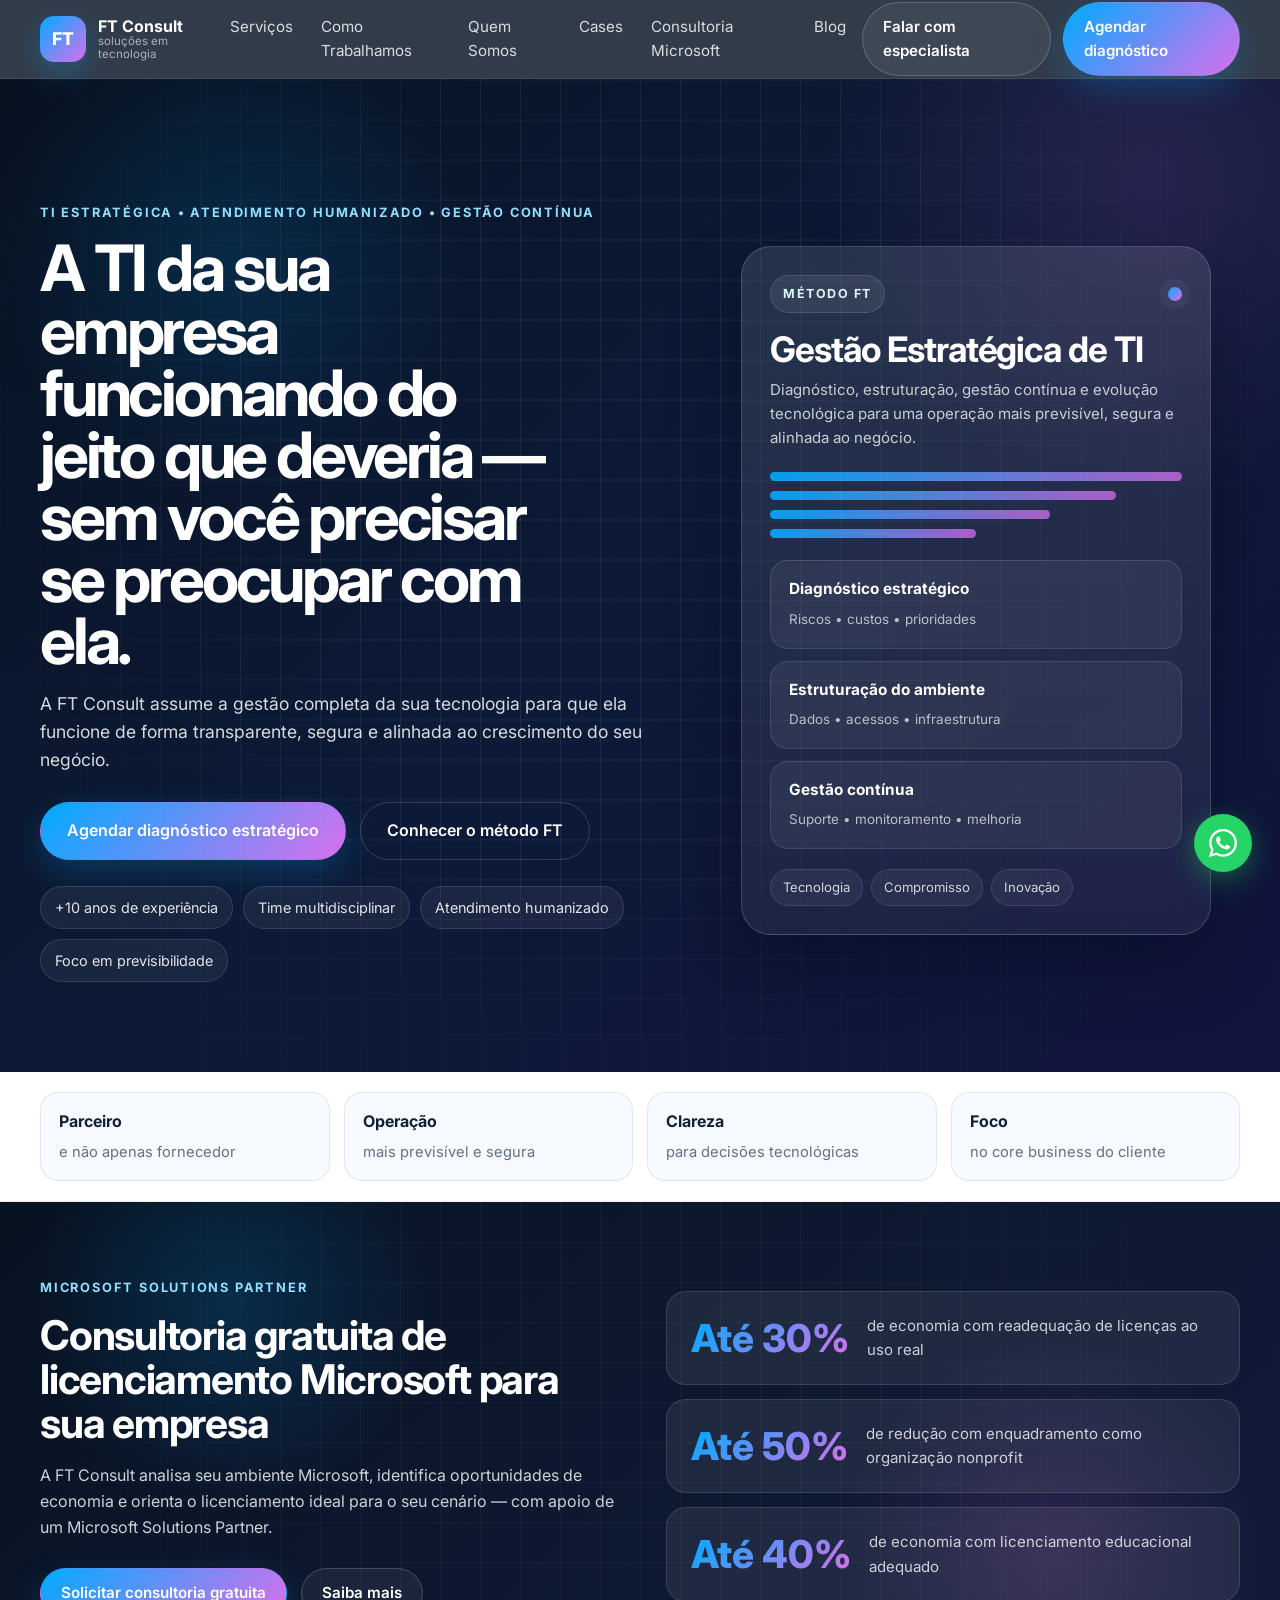
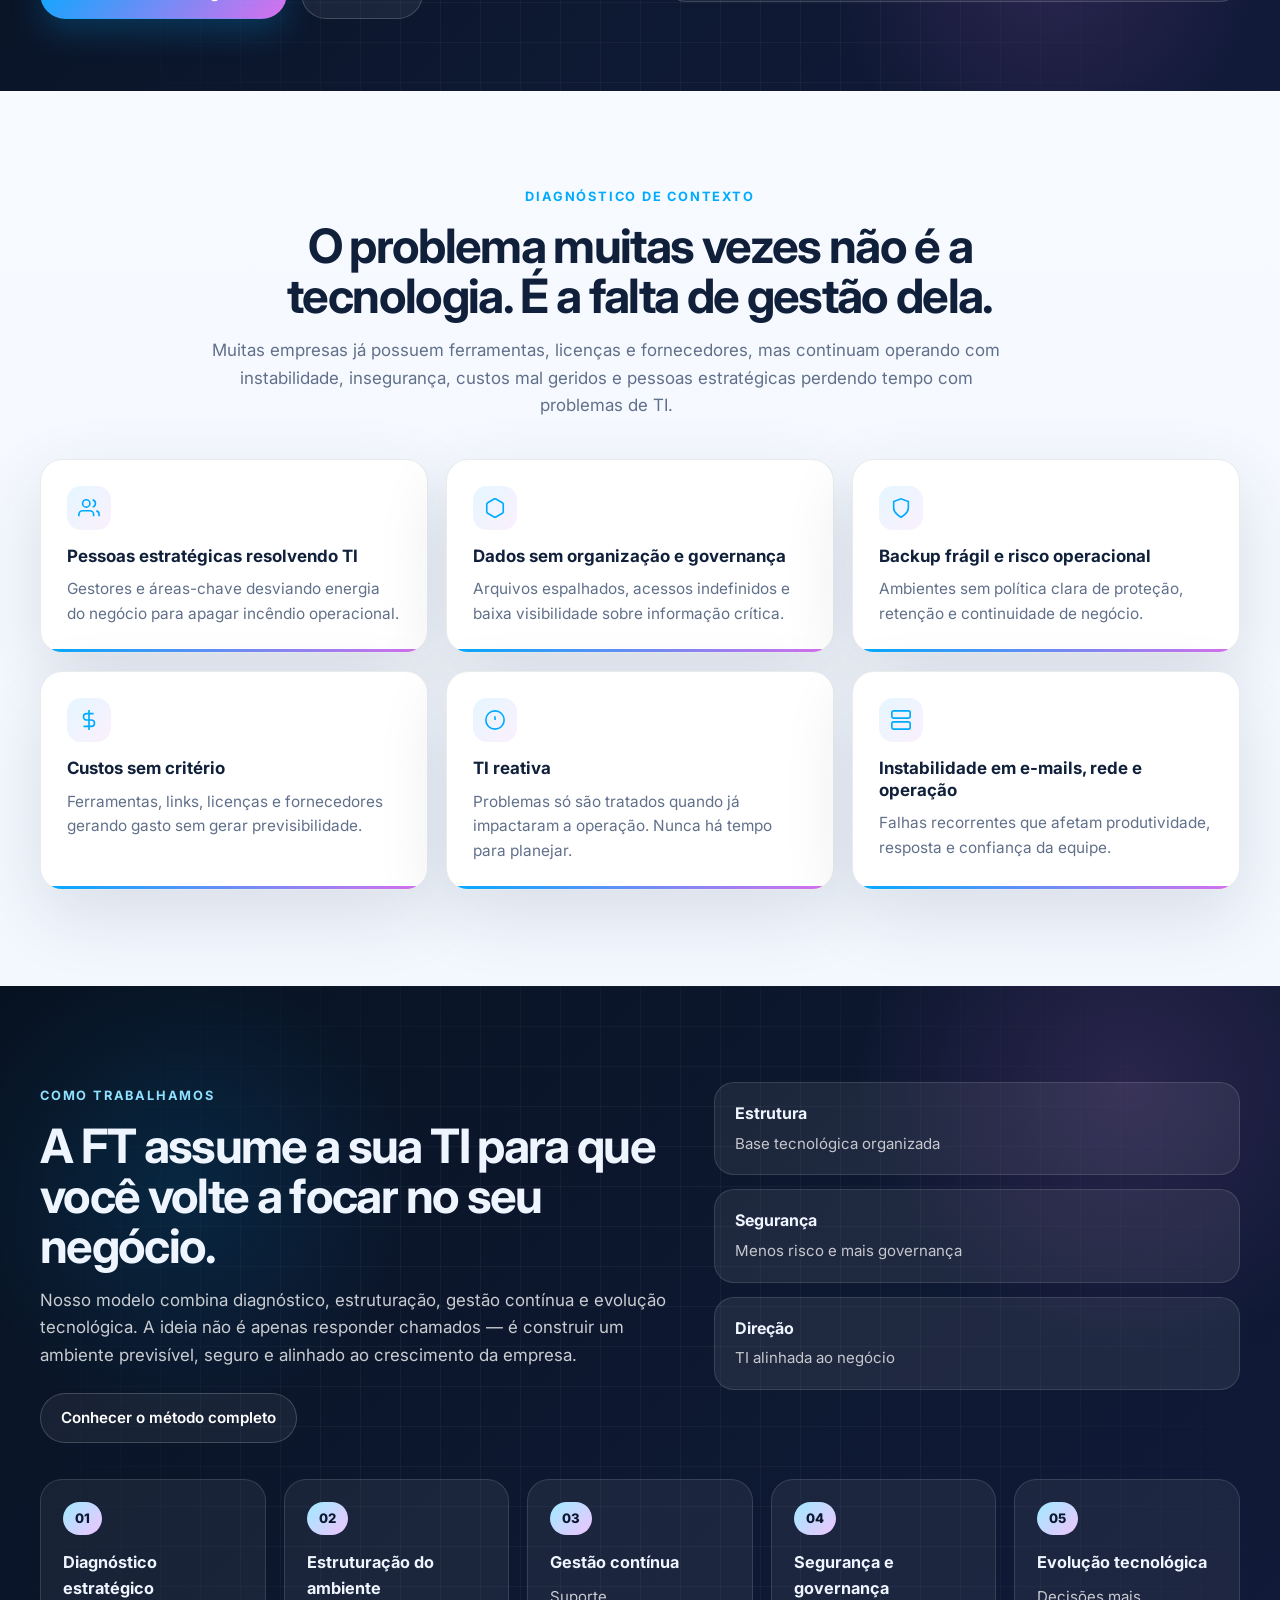
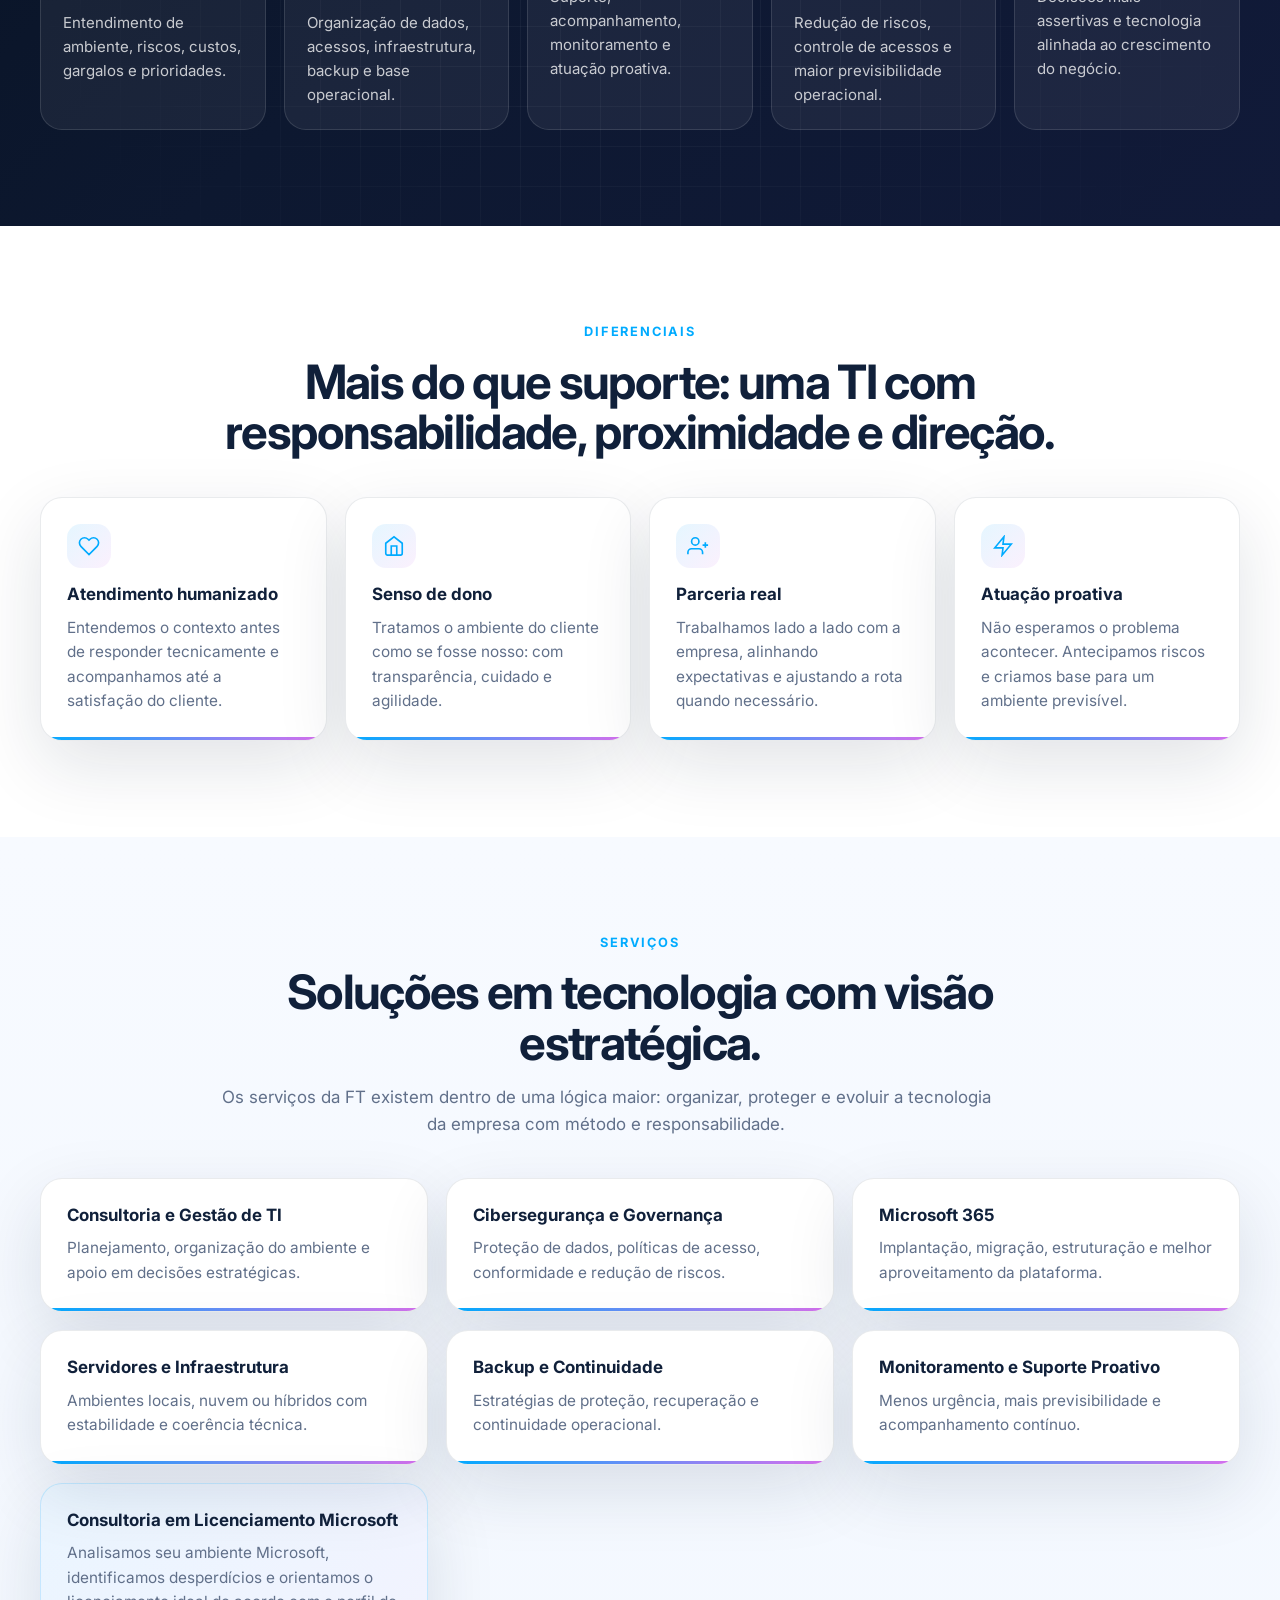
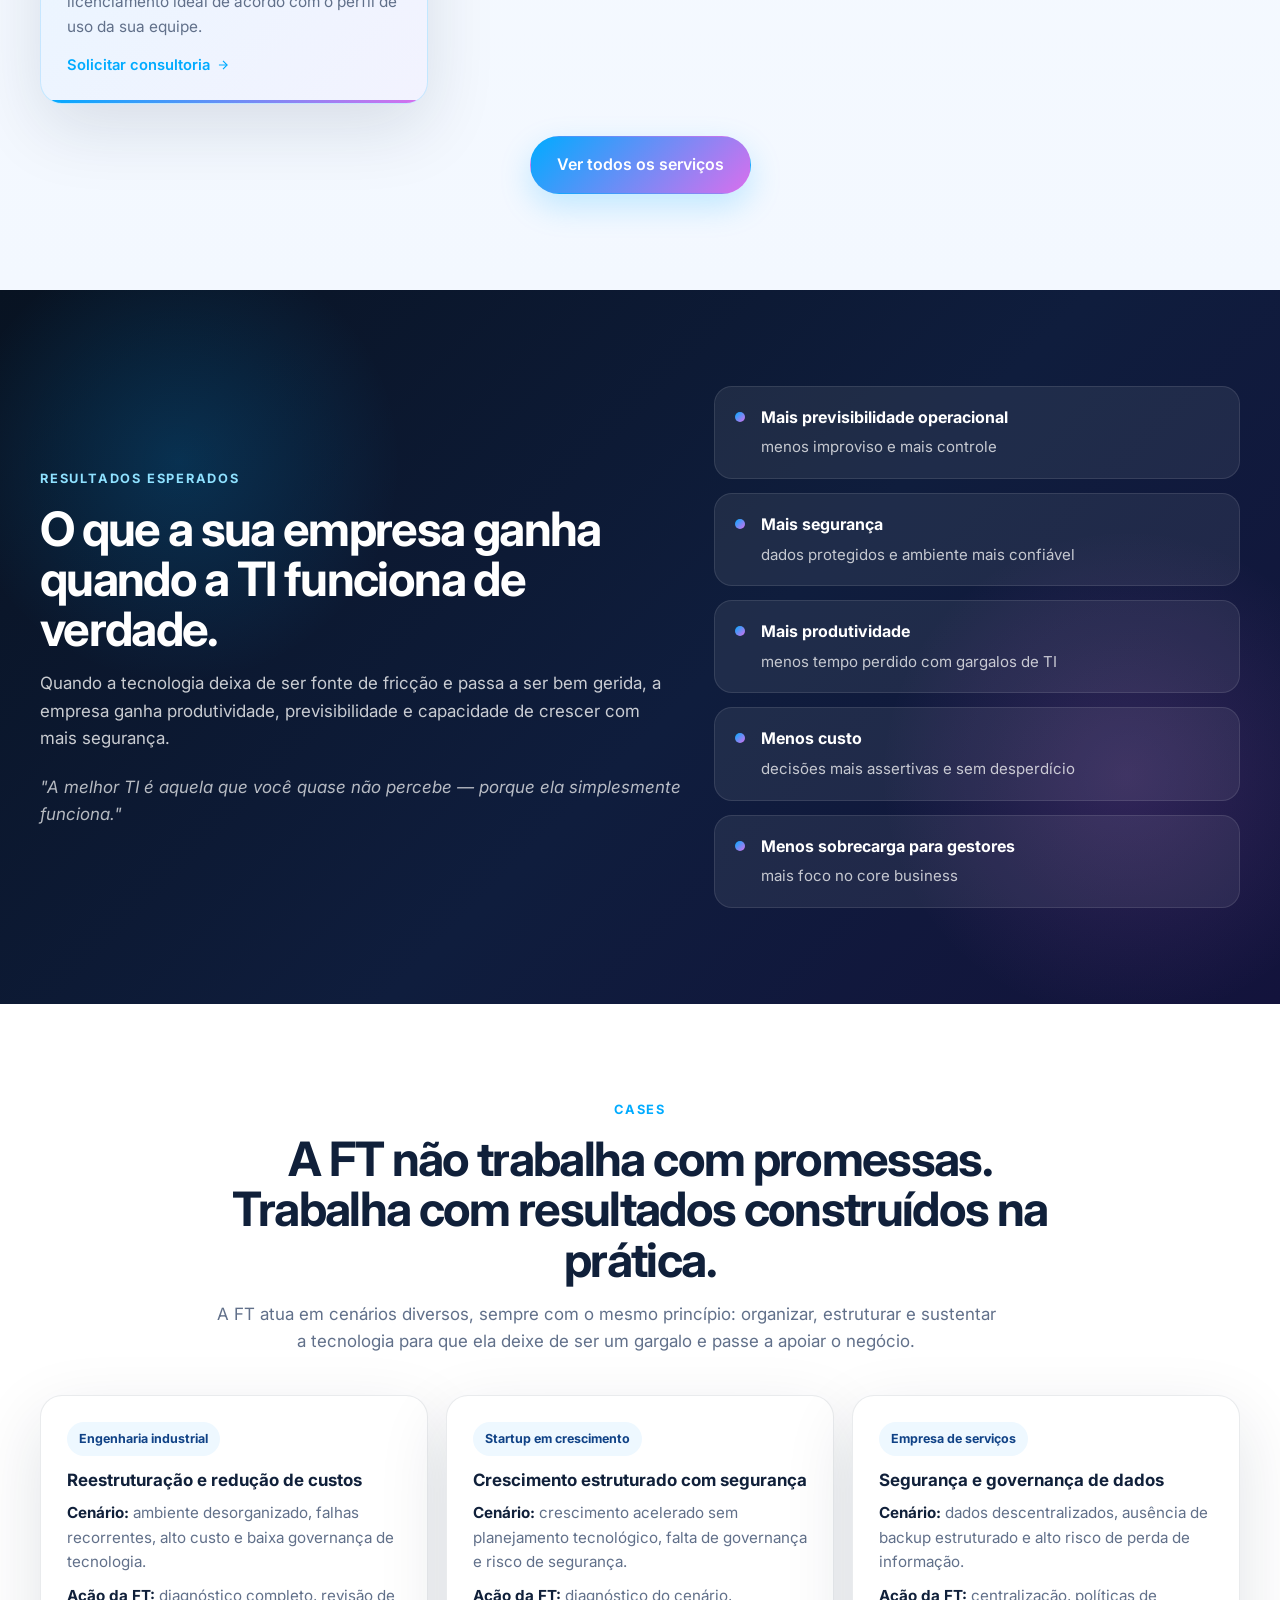
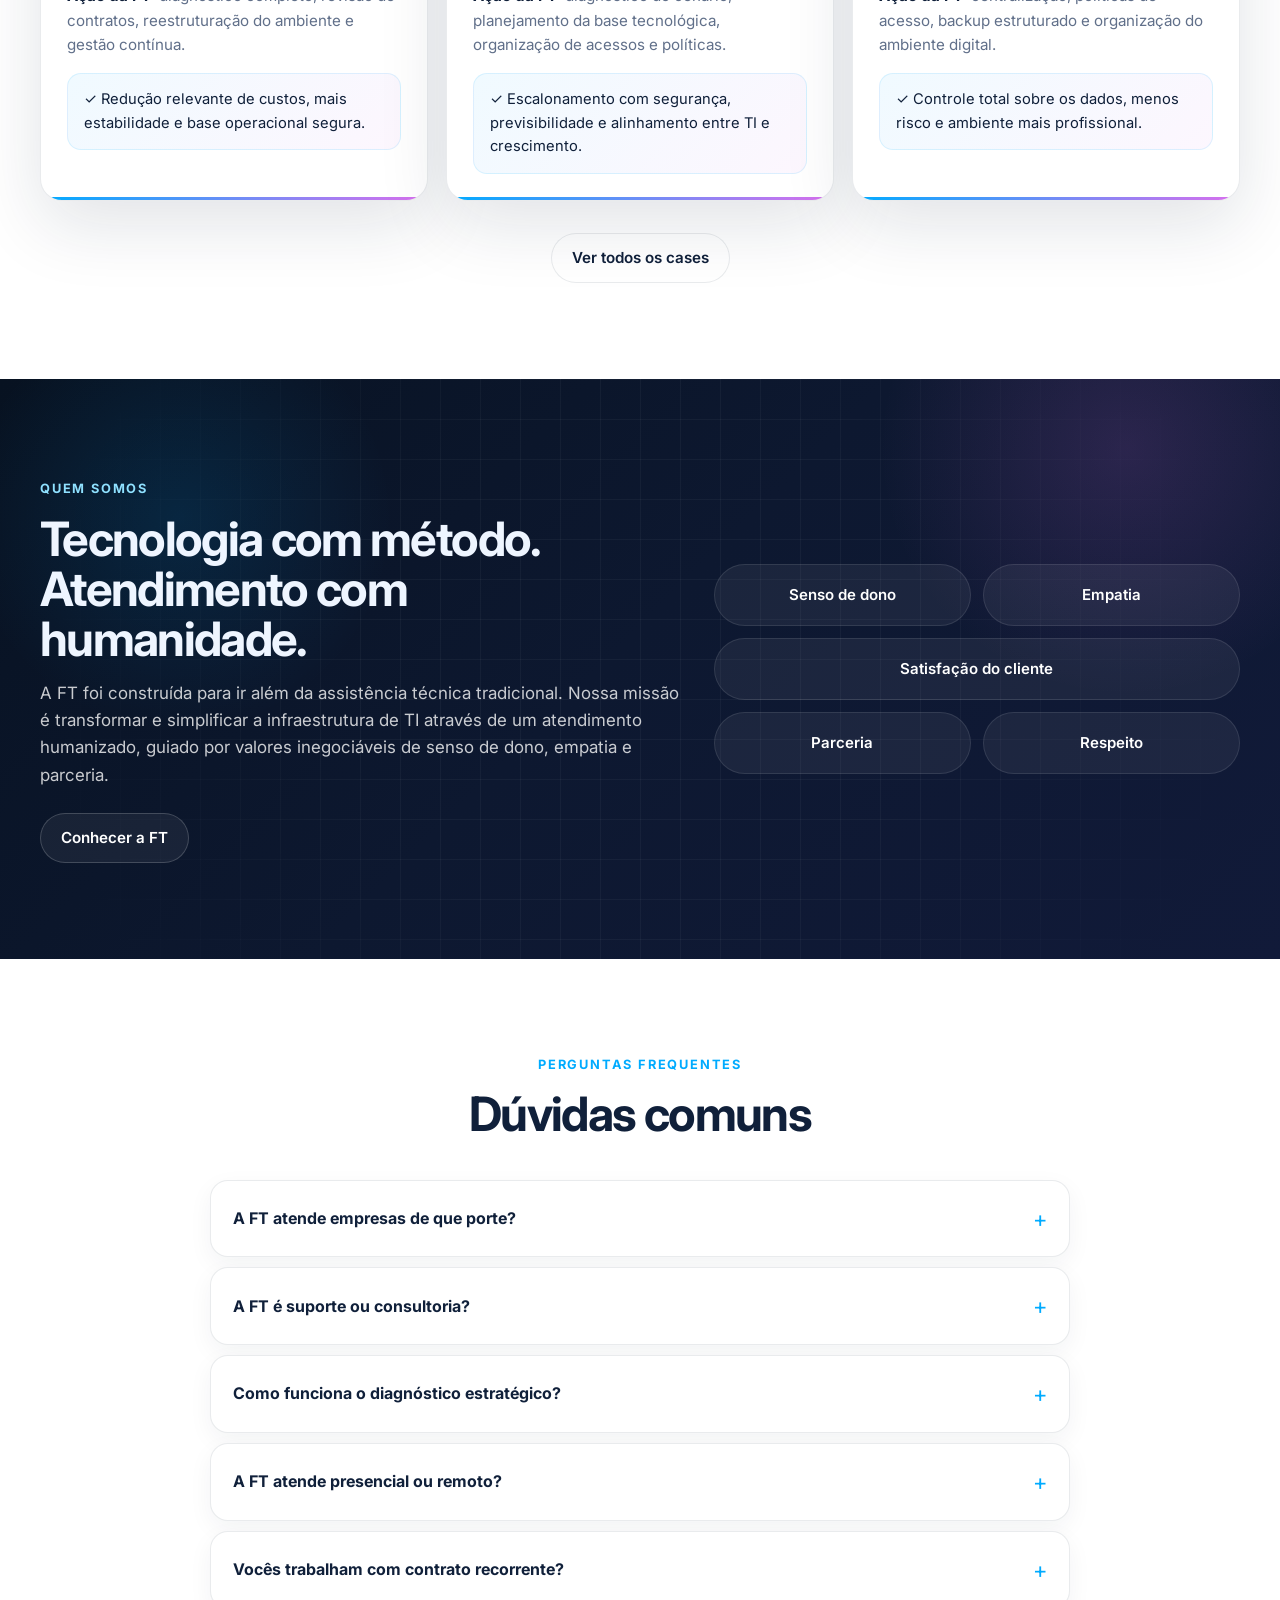
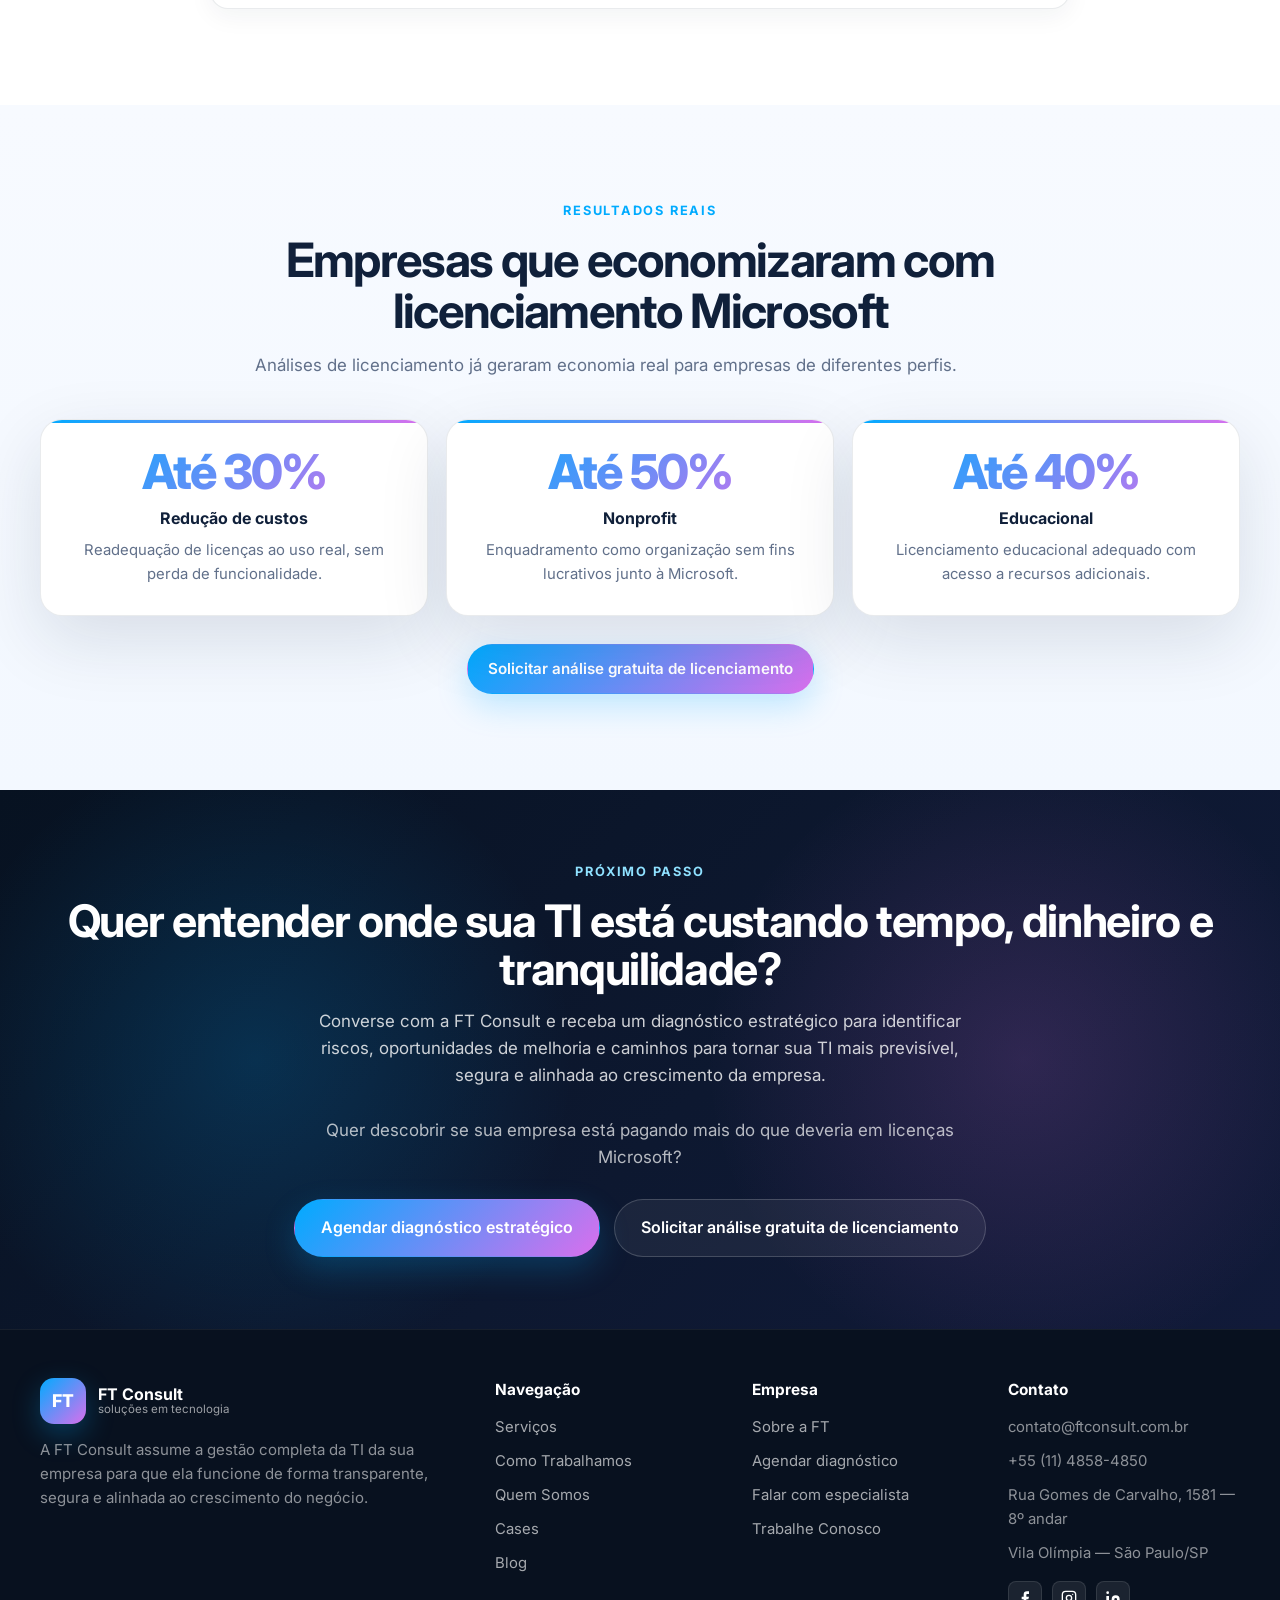
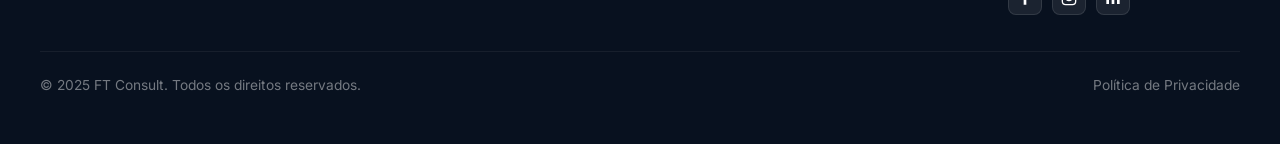
<file: index.html>
<!DOCTYPE html>
<html lang="pt-BR">
<head>
  <meta charset="UTF-8"/>
  <meta name="viewport" content="width=device-width, initial-scale=1.0"/>
  <title>FT Consult — Gestão Estratégica de TI</title>
  <meta name="description" content="A FT Consult assume a gestão completa da TI da sua empresa para que ela funcione de forma transparente, segura e alinhada ao crescimento do negócio."/>
  <link rel="preconnect" href="https://fonts.googleapis.com">
  <link rel="preconnect" href="https://fonts.gstatic.com" crossorigin>
  <link href="https://fonts.googleapis.com/css2?family=Inter:wght@300;400;500;600;700;800&display=swap" rel="stylesheet">
  <link rel="stylesheet" href="assets/css/style.css"/>
  <meta property="og:type" content="website"/>
  <meta property="og:url" content="https://ftconsult.com.br/"/>
  <meta property="og:title" content="FT Consult — Gestão Estratégica de TI"/>
  <meta property="og:description" content="A FT Consult assume a gestão completa da TI da sua empresa para que ela funcione de forma transparente, segura e alinhada ao crescimento do negócio."/>
  <meta property="og:image" content="https://ftconsult.com.br/assets/logo.svg"/>
  <meta property="og:site_name" content="FT Consult"/>
  <meta name="twitter:card" content="summary_large_image"/>
  <meta name="twitter:title" content="FT Consult — Gestão Estratégica de TI"/>
  <meta name="twitter:description" content="A FT Consult assume a gestão completa da TI da sua empresa para que ela funcione de forma transparente, segura e alinhada ao crescimento do negócio."/>
  <link rel="icon" href="assets/logo.svg" type="image/svg+xml"/>
</head>
<body>

<!-- ═══ HEADER / NAVEGAÇÃO ═══ -->
<header class="site-header">
  <div class="container nav-wrap">
    <a href="index.html" class="brand" aria-label="FT Consult">
      <span class="brand-mark">FT</span>
      <span class="brand-copy">
        <strong>FT Consult</strong>
        <small>soluções em tecnologia</small>
      </span>
    </a>
    <nav class="nav desktop-nav" aria-label="Menu principal">
      <a href="servicos.html">Serviços</a>
      <a href="como-trabalhamos.html">Como Trabalhamos</a>
      <a href="quem-somos.html">Quem Somos</a>
      <a href="cases.html">Cases</a>
      <a href="consultoria-microsoft.html">Consultoria Microsoft</a>
      <a href="blog.html">Blog</a>
    </nav>
    <div class="nav-actions">
      <a href="contato.html" class="btn btn-outline desktop-only">Falar com especialista</a>
      <a href="contato.html" class="btn btn-primary">Agendar diagnóstico</a>
      <button class="hamburger" id="hamburger" aria-label="Menu" aria-expanded="false">
        <svg width="24" height="24" viewBox="0 0 24 24" fill="none" stroke="currentColor" stroke-width="2">
          <line x1="3" y1="6" x2="21" y2="6"/><line x1="3" y1="12" x2="21" y2="12"/><line x1="3" y1="18" x2="21" y2="18"/>
        </svg>
      </button>
    </div>
  </div>
  <nav class="mobile-nav" id="mobile-nav" aria-label="Menu mobile">
    <a href="servicos.html">Serviços</a>
    <a href="como-trabalhamos.html">Como Trabalhamos</a>
    <a href="quem-somos.html">Quem Somos</a>
    <a href="cases.html">Cases</a>
    <a href="consultoria-microsoft.html">Consultoria Microsoft</a>
    <a href="blog.html">Blog</a>
    <a href="contato.html">Agendar diagnóstico</a>
  </nav>
</header>

<main>
  <!-- HERO -->
  <!-- ═══ HERO ═══ -->
<section class="hero">
    <div class="container hero-grid">
      <div class="hero-copy">
        <span class="eyebrow">TI estratégica • atendimento humanizado • gestão contínua</span>
        <h1>A TI da sua empresa funcionando do jeito que deveria — sem você precisar se preocupar com ela.</h1>
        <p class="hero-subtitle">A FT Consult assume a gestão completa da sua tecnologia para que ela funcione de forma transparente, segura e alinhada ao crescimento do seu negócio.</p>
        <div class="hero-cta">
          <a href="contato.html" class="btn btn-primary btn-lg">Agendar diagnóstico estratégico</a>
          <a href="como-trabalhamos.html" class="btn btn-secondary btn-lg">Conhecer o método FT</a>
        </div>
        <div class="hero-tags">
          <span>+10 anos de experiência</span>
          <span>Time multidisciplinar</span>
          <span>Atendimento humanizado</span>
          <span>Foco em previsibilidade</span>
        </div>
      </div>
      <div class="hero-panel" aria-hidden="true">
        <div class="panel-shell">
          <div class="panel-topline">
            <span class="mini-chip">MÉTODO FT</span>
            <span class="status-dot"></span>
          </div>
          <h2>Gestão Estratégica de TI</h2>
          <p>Diagnóstico, estruturação, gestão contínua e evolução tecnológica para uma operação mais previsível, segura e alinhada ao negócio.</p>
          <div class="signal-bars"><span></span><span></span><span></span><span></span></div>
          <div class="panel-stack">
            <div class="panel-card"><strong>Diagnóstico estratégico</strong><small>Riscos • custos • prioridades</small></div>
            <div class="panel-card"><strong>Estruturação do ambiente</strong><small>Dados • acessos • infraestrutura</small></div>
            <div class="panel-card"><strong>Gestão contínua</strong><small>Suporte • monitoramento • melhoria</small></div>
          </div>
          <div class="panel-footer">
            <span>Tecnologia</span><span>Compromisso</span><span>Inovação</span>
          </div>
        </div>
      </div>
    </div>
  </section>

  <!-- TRUST STRIP -->
  <!-- ═══ TRUST STRIP (logos / selos de confiança) ═══ -->
<section class="trust-strip">
    <div class="container trust-grid">
      <div class="trust-item"><strong>Parceiro</strong><span>e não apenas fornecedor</span></div>
      <div class="trust-item"><strong>Operação</strong><span>mais previsível e segura</span></div>
      <div class="trust-item"><strong>Clareza</strong><span>para decisões tecnológicas</span></div>
      <div class="trust-item"><strong>Foco</strong><span>no core business do cliente</span></div>
    </div>
  </section>

  <!-- ═══ CONSULTORIA MICROSOFT (bloco de destaque) ═══ -->
  <section class="section section-contact" style="padding:72px 0">
    <div class="container" style="display:grid;grid-template-columns:1fr 1fr;gap:52px;align-items:center">
      <div>
        <span class="eyebrow">Microsoft Solutions Partner</span>
        <h2 style="margin:0 0 18px;font-size:clamp(1.8rem,3.2vw,2.6rem);line-height:1.08;letter-spacing:-.03em;color:white">Consultoria gratuita de licenciamento Microsoft para sua empresa</h2>
        <p style="color:rgba(255,255,255,.8);margin-bottom:28px">A FT Consult analisa seu ambiente Microsoft, identifica oportunidades de economia e orienta o licenciamento ideal para o seu cenário — com apoio de um Microsoft Solutions Partner.</p>
        <div style="display:flex;gap:14px;flex-wrap:wrap">
          <a href="consultoria-microsoft.html" class="btn btn-primary">Solicitar consultoria gratuita</a>
          <a href="consultoria-microsoft.html" class="btn btn-outline">Saiba mais</a>
        </div>
      </div>
      <div style="display:grid;gap:14px">
        <div style="padding:22px 24px;border-radius:20px;background:rgba(255,255,255,.07);border:1px solid rgba(255,255,255,.12);display:flex;align-items:center;gap:18px">
          <span style="font-size:2.4rem;font-weight:800;line-height:1;background:linear-gradient(135deg,var(--cyan),var(--violet));-webkit-background-clip:text;-webkit-text-fill-color:transparent;background-clip:text;flex-shrink:0">Até 30%</span>
          <span style="color:rgba(255,255,255,.78);font-size:.94rem">de economia com readequação de licenças ao uso real</span>
        </div>
        <div style="padding:22px 24px;border-radius:20px;background:rgba(255,255,255,.07);border:1px solid rgba(255,255,255,.12);display:flex;align-items:center;gap:18px">
          <span style="font-size:2.4rem;font-weight:800;line-height:1;background:linear-gradient(135deg,var(--cyan),var(--violet));-webkit-background-clip:text;-webkit-text-fill-color:transparent;background-clip:text;flex-shrink:0">Até 50%</span>
          <span style="color:rgba(255,255,255,.78);font-size:.94rem">de redução com enquadramento como organização nonprofit</span>
        </div>
        <div style="padding:22px 24px;border-radius:20px;background:rgba(255,255,255,.07);border:1px solid rgba(255,255,255,.12);display:flex;align-items:center;gap:18px">
          <span style="font-size:2.4rem;font-weight:800;line-height:1;background:linear-gradient(135deg,var(--cyan),var(--violet));-webkit-background-clip:text;-webkit-text-fill-color:transparent;background-clip:text;flex-shrink:0">Até 40%</span>
          <span style="color:rgba(255,255,255,.78);font-size:.94rem">de economia com licenciamento educacional adequado</span>
        </div>
      </div>
    </div>
  </section>

  <!-- DORES -->
  <!-- ═══ MÉTODO FT (como trabalhamos) ═══ -->
<section class="section section-soft">
    <div class="container section-intro narrow center">
      <span class="eyebrow center">Diagnóstico de contexto</span>
      <h2 class="section-title">O problema muitas vezes não é a tecnologia. É a falta de gestão dela.</h2>
      <p class="section-subtitle">Muitas empresas já possuem ferramentas, licenças e fornecedores, mas continuam operando com instabilidade, insegurança, custos mal geridos e pessoas estratégicas perdendo tempo com problemas de TI.</p>
    </div>
    <div class="container cards-grid cards-3">
      <article class="info-card">
        <div class="card-icon"><svg width="22" height="22" fill="none" stroke="currentColor" stroke-width="1.8" viewBox="0 0 24 24"><path d="M17 21v-2a4 4 0 0 0-4-4H5a4 4 0 0 0-4 4v2"/><circle cx="9" cy="7" r="4"/><path d="M23 21v-2a4 4 0 0 0-3-3.87"/><path d="M16 3.13a4 4 0 0 1 0 7.75"/></svg></div>
        <h3>Pessoas estratégicas resolvendo TI</h3>
        <p>Gestores e áreas-chave desviando energia do negócio para apagar incêndio operacional.</p>
      </article>
      <article class="info-card">
        <div class="card-icon"><svg width="22" height="22" fill="none" stroke="currentColor" stroke-width="1.8" viewBox="0 0 24 24"><path d="M21 16V8a2 2 0 0 0-1-1.73l-7-4a2 2 0 0 0-2 0l-7 4A2 2 0 0 0 3 8v8a2 2 0 0 0 1 1.73l7 4a2 2 0 0 0 2 0l7-4A2 2 0 0 0 21 16z"/></svg></div>
        <h3>Dados sem organização e governança</h3>
        <p>Arquivos espalhados, acessos indefinidos e baixa visibilidade sobre informação crítica.</p>
      </article>
      <article class="info-card">
        <div class="card-icon"><svg width="22" height="22" fill="none" stroke="currentColor" stroke-width="1.8" viewBox="0 0 24 24"><path d="M12 22s8-4 8-10V5l-8-3-8 3v7c0 6 8 10 8 10z"/></svg></div>
        <h3>Backup frágil e risco operacional</h3>
        <p>Ambientes sem política clara de proteção, retenção e continuidade de negócio.</p>
      </article>
      <article class="info-card">
        <div class="card-icon"><svg width="22" height="22" fill="none" stroke="currentColor" stroke-width="1.8" viewBox="0 0 24 24"><line x1="12" y1="1" x2="12" y2="23"/><path d="M17 5H9.5a3.5 3.5 0 0 0 0 7h5a3.5 3.5 0 0 1 0 7H6"/></svg></div>
        <h3>Custos sem critério</h3>
        <p>Ferramentas, links, licenças e fornecedores gerando gasto sem gerar previsibilidade.</p>
      </article>
      <article class="info-card">
        <div class="card-icon"><svg width="22" height="22" fill="none" stroke="currentColor" stroke-width="1.8" viewBox="0 0 24 24"><circle cx="12" cy="12" r="10"/><line x1="12" y1="8" x2="12" y2="12"/><line x1="12" y1="16" x2="12.01" y2="16"/></svg></div>
        <h3>TI reativa</h3>
        <p>Problemas só são tratados quando já impactaram a operação. Nunca há tempo para planejar.</p>
      </article>
      <article class="info-card">
        <div class="card-icon"><svg width="22" height="22" fill="none" stroke="currentColor" stroke-width="1.8" viewBox="0 0 24 24"><rect x="2" y="2" width="20" height="8" rx="2" ry="2"/><rect x="2" y="14" width="20" height="8" rx="2" ry="2"/><line x1="6" y1="6" x2="6.01" y2="6"/><line x1="6" y1="18" x2="6.01" y2="18"/></svg></div>
        <h3>Instabilidade em e-mails, rede e operação</h3>
        <p>Falhas recorrentes que afetam produtividade, resposta e confiança da equipe.</p>
      </article>
    </div>
  </section>

  <!-- SOLUÇÃO / MÉTODO -->
  <section class="section section-dark">
    <div class="container split-head">
      <div>
        <span class="eyebrow">Como trabalhamos</span>
        <h2 class="section-title">A FT assume a sua TI para que você volte a focar no seu negócio.</h2>
        <p class="section-subtitle light">Nosso modelo combina diagnóstico, estruturação, gestão contínua e evolução tecnológica. A ideia não é apenas responder chamados — é construir um ambiente previsível, seguro e alinhado ao crescimento da empresa.</p>
        <a href="como-trabalhamos.html" class="btn btn-outline" style="margin-top:24px">Conhecer o método completo</a>
      </div>
      <div class="metric-panel">
        <div class="metric-card"><strong>Estrutura</strong><span>Base tecnológica organizada</span></div>
        <div class="metric-card"><strong>Segurança</strong><span>Menos risco e mais governança</span></div>
        <div class="metric-card"><strong>Direção</strong><span>TI alinhada ao negócio</span></div>
      </div>
    </div>
    <div class="container cards-grid cards-5 timeline-grid">
      <article class="step-card"><span class="step-num">01</span><h3>Diagnóstico estratégico</h3><p>Entendimento de ambiente, riscos, custos, gargalos e prioridades.</p></article>
      <article class="step-card"><span class="step-num">02</span><h3>Estruturação do ambiente</h3><p>Organização de dados, acessos, infraestrutura, backup e base operacional.</p></article>
      <article class="step-card"><span class="step-num">03</span><h3>Gestão contínua</h3><p>Suporte, acompanhamento, monitoramento e atuação proativa.</p></article>
      <article class="step-card"><span class="step-num">04</span><h3>Segurança e governança</h3><p>Redução de riscos, controle de acessos e maior previsibilidade operacional.</p></article>
      <article class="step-card"><span class="step-num">05</span><h3>Evolução tecnológica</h3><p>Decisões mais assertivas e tecnologia alinhada ao crescimento do negócio.</p></article>
    </div>
  </section>

  <!-- DIFERENCIAIS -->
  <section class="section section-white">
    <div class="container section-intro narrow center">
      <span class="eyebrow center">Diferenciais</span>
      <h2 class="section-title">Mais do que suporte: uma TI com responsabilidade, proximidade e direção.</h2>
    </div>
    <div class="container cards-grid cards-4">
      <article class="info-card">
        <div class="card-icon"><svg width="22" height="22" fill="none" stroke="currentColor" stroke-width="1.8" viewBox="0 0 24 24"><path d="M20.84 4.61a5.5 5.5 0 0 0-7.78 0L12 5.67l-1.06-1.06a5.5 5.5 0 0 0-7.78 7.78l1.06 1.06L12 21.23l7.78-7.78 1.06-1.06a5.5 5.5 0 0 0 0-7.78z"/></svg></div>
        <h3>Atendimento humanizado</h3>
        <p>Entendemos o contexto antes de responder tecnicamente e acompanhamos até a satisfação do cliente.</p>
      </article>
      <article class="info-card">
        <div class="card-icon"><svg width="22" height="22" fill="none" stroke="currentColor" stroke-width="1.8" viewBox="0 0 24 24"><path d="M3 9l9-7 9 7v11a2 2 0 0 1-2 2H5a2 2 0 0 1-2-2z"/><polyline points="9 22 9 12 15 12 15 22"/></svg></div>
        <h3>Senso de dono</h3>
        <p>Tratamos o ambiente do cliente como se fosse nosso: com transparência, cuidado e agilidade.</p>
      </article>
      <article class="info-card">
        <div class="card-icon"><svg width="22" height="22" fill="none" stroke="currentColor" stroke-width="1.8" viewBox="0 0 24 24"><path d="M17 21v-2a4 4 0 0 0-4-4H5a4 4 0 0 0-4 4v2"/><circle cx="9" cy="7" r="4"/><line x1="23" y1="11" x2="17" y2="11"/><line x1="20" y1="8" x2="20" y2="14"/></svg></div>
        <h3>Parceria real</h3>
        <p>Trabalhamos lado a lado com a empresa, alinhando expectativas e ajustando a rota quando necessário.</p>
      </article>
      <article class="info-card">
        <div class="card-icon"><svg width="22" height="22" fill="none" stroke="currentColor" stroke-width="1.8" viewBox="0 0 24 24"><polygon points="13 2 3 14 12 14 11 22 21 10 12 10 13 2"/></svg></div>
        <h3>Atuação proativa</h3>
        <p>Não esperamos o problema acontecer. Antecipamos riscos e criamos base para um ambiente previsível.</p>
      </article>
    </div>
  </section>

  <!-- SERVIÇOS -->
  <section class="section section-soft">
    <div class="container section-intro narrow center">
      <span class="eyebrow center">Serviços</span>
      <h2 class="section-title">Soluções em tecnologia com visão estratégica.</h2>
      <p class="section-subtitle">Os serviços da FT existem dentro de uma lógica maior: organizar, proteger e evoluir a tecnologia da empresa com método e responsabilidade.</p>
    </div>
    <div class="container cards-grid cards-3">
      <article class="service-card"><h3>Consultoria e Gestão de TI</h3><p>Planejamento, organização do ambiente e apoio em decisões estratégicas.</p></article>
      <article class="service-card"><h3>Cibersegurança e Governança</h3><p>Proteção de dados, políticas de acesso, conformidade e redução de riscos.</p></article>
      <article class="service-card"><h3>Microsoft 365</h3><p>Implantação, migração, estruturação e melhor aproveitamento da plataforma.</p></article>
      <article class="service-card"><h3>Servidores e Infraestrutura</h3><p>Ambientes locais, nuvem ou híbridos com estabilidade e coerência técnica.</p></article>
      <article class="service-card"><h3>Backup e Continuidade</h3><p>Estratégias de proteção, recuperação e continuidade operacional.</p></article>
      <article class="service-card"><h3>Monitoramento e Suporte Proativo</h3><p>Menos urgência, mais previsibilidade e acompanhamento contínuo.</p></article>
      <article class="service-card" style="border-color:rgba(0,171,255,.18);background:linear-gradient(135deg,rgba(0,171,255,.04),rgba(217,111,237,.04))">
        <h3>Consultoria em Licenciamento Microsoft</h3>
        <p>Analisamos seu ambiente Microsoft, identificamos desperdícios e orientamos o licenciamento ideal de acordo com o perfil de uso da sua equipe.</p>
        <a href="consultoria-microsoft.html" style="display:inline-flex;margin-top:14px;color:var(--cyan);font-size:.92rem;font-weight:600;align-items:center;gap:6px">Solicitar consultoria <svg width="14" height="14" fill="none" stroke="currentColor" stroke-width="2" viewBox="0 0 24 24"><line x1="5" y1="12" x2="19" y2="12"/><polyline points="12 5 19 12 12 19"/></svg></a>
      </article>
    </div>
    <div class="container" style="text-align:center;margin-top:32px">
      <a href="servicos.html" class="btn btn-primary btn-lg">Ver todos os serviços</a>
    </div>
  </section>

  <!-- BENEFÍCIOS -->
  <section class="section section-gradient">
    <div class="container split-head center-v">
      <div>
        <span class="eyebrow">Resultados esperados</span>
        <h2 class="section-title">O que a sua empresa ganha quando a TI funciona de verdade.</h2>
        <p class="section-subtitle light">Quando a tecnologia deixa de ser fonte de fricção e passa a ser bem gerida, a empresa ganha produtividade, previsibilidade e capacidade de crescer com mais segurança.</p>
        <p style="margin-top:22px;font-size:1.06rem;font-style:italic;color:rgba(255,255,255,.7)">"A melhor TI é aquela que você quase não percebe — porque ela simplesmente funciona."</p>
      </div>
      <!-- ═══ BENEFÍCIOS ═══ -->
      <div class="benefit-list">
        <div class="benefit-item"><div class="benefit-dot"></div><div><strong>Mais previsibilidade operacional</strong><span>menos improviso e mais controle</span></div></div>
        <div class="benefit-item"><div class="benefit-dot"></div><div><strong>Mais segurança</strong><span>dados protegidos e ambiente mais confiável</span></div></div>
        <div class="benefit-item"><div class="benefit-dot"></div><div><strong>Mais produtividade</strong><span>menos tempo perdido com gargalos de TI</span></div></div>
        <div class="benefit-item"><div class="benefit-dot"></div><div><strong>Menos custo</strong><span>decisões mais assertivas e sem desperdício</span></div></div>
        <div class="benefit-item"><div class="benefit-dot"></div><div><strong>Menos sobrecarga para gestores</strong><span>mais foco no core business</span></div></div>
      </div>
    </div>
  </section>

  <!-- CASES -->
  <section class="section section-white">
    <div class="container section-intro narrow center">
      <span class="eyebrow center">Cases</span>
      <h2 class="section-title">A FT não trabalha com promessas. Trabalha com resultados construídos na prática.</h2>
      <p class="section-subtitle">A FT atua em cenários diversos, sempre com o mesmo princípio: organizar, estruturar e sustentar a tecnologia para que ela deixe de ser um gargalo e passe a apoiar o negócio.</p>
    </div>
    <div class="container cards-grid cards-3">
      <article class="case-card">
        <span class="case-tag">Engenharia industrial</span>
        <h3>Reestruturação e redução de custos</h3>
        <p><strong>Cenário:</strong> ambiente desorganizado, falhas recorrentes, alto custo e baixa governança de tecnologia.</p>
        <p><strong>Ação da FT:</strong> diagnóstico completo, revisão de contratos, reestruturação do ambiente e gestão contínua.</p>
        <div class="case-result">✓ Redução relevante de custos, mais estabilidade e base operacional segura.</div>
      </article>
      <article class="case-card">
        <span class="case-tag">Startup em crescimento</span>
        <h3>Crescimento estruturado com segurança</h3>
        <p><strong>Cenário:</strong> crescimento acelerado sem planejamento tecnológico, falta de governança e risco de segurança.</p>
        <p><strong>Ação da FT:</strong> diagnóstico do cenário, planejamento da base tecnológica, organização de acessos e políticas.</p>
        <div class="case-result">✓ Escalonamento com segurança, previsibilidade e alinhamento entre TI e crescimento.</div>
      </article>
      <article class="case-card">
        <span class="case-tag">Empresa de serviços</span>
        <h3>Segurança e governança de dados</h3>
        <p><strong>Cenário:</strong> dados descentralizados, ausência de backup estruturado e alto risco de perda de informação.</p>
        <p><strong>Ação da FT:</strong> centralização, políticas de acesso, backup estruturado e organização do ambiente digital.</p>
        <div class="case-result">✓ Controle total sobre os dados, menos risco e ambiente mais profissional.</div>
      </article>
    </div>
    <div class="container" style="text-align:center;margin-top:32px">
      <a href="cases.html" class="btn btn-outline" style="color:var(--text);border-color:var(--line)">Ver todos os cases</a>
    </div>
  </section>

  <!-- QUEM SOMOS -->
  <section class="section section-dark">
    <div class="container split-head center-v">
      <div>
        <span class="eyebrow">Quem somos</span>
        <h2 class="section-title">Tecnologia com método. Atendimento com humanidade.</h2>
        <p class="section-subtitle light">A FT foi construída para ir além da assistência técnica tradicional. Nossa missão é transformar e simplificar a infraestrutura de TI através de um atendimento humanizado, guiado por valores inegociáveis de senso de dono, empatia e parceria.</p>
        <a href="quem-somos.html" class="btn btn-outline" style="margin-top:24px">Conhecer a FT</a>
      </div>
      <div class="values-grid">
        <span>Senso de dono</span>
        <span>Empatia</span>
        <span>Satisfação do cliente</span>
        <span>Parceria</span>
        <span>Respeito</span>
      </div>
    </div>
  </section>

  <!-- FAQ -->
  <section class="section section-white">
    <div class="container section-intro narrow center">
      <span class="eyebrow center">Perguntas frequentes</span>
      <h2 class="section-title">Dúvidas comuns</h2>
    </div>
    <div class="container narrow faq-list">
      <details><summary>A FT atende empresas de que porte?</summary><p>Atendemos principalmente pequenas e médias empresas que dependem de tecnologia no dia a dia e precisam de mais organização, segurança e previsibilidade sem montar um departamento interno completo.</p></details>
      <details><summary>A FT é suporte ou consultoria?</summary><p>A FT vai além do suporte. Assumimos a gestão completa da TI da empresa com atuação estratégica, preventiva e contínua. Não respondemos apenas a chamados — construímos e gerimos o ambiente tecnológico do cliente.</p></details>
      <details><summary>Como funciona o diagnóstico estratégico?</summary><p>O diagnóstico é o primeiro passo do trabalho. Entendemos o cenário atual, identificamos riscos, gargalos, desperdícios e oportunidades de melhoria na área de tecnologia — sem custo e sem compromisso.</p></details>
      <details><summary>A FT atende presencial ou remoto?</summary><p>Atuamos de forma híbrida. Grande parte das demandas é resolvida remotamente com agilidade, e atendimentos presenciais entram sempre que o contexto exige.</p></details>
      <details><summary>Vocês trabalham com contrato recorrente?</summary><p>Sim. Nosso modelo é baseado em acompanhamento contínuo para garantir previsibilidade, segurança e evolução da tecnologia ao longo do tempo.</p></details>
    </div>
  </section>

  <!-- ═══ MINICASES LICENCIAMENTO MICROSOFT ═══ -->
  <section class="section section-soft">
    <div class="container section-intro narrow center">
      <span class="eyebrow center">Resultados reais</span>
      <h2 class="section-title">Empresas que economizaram com licenciamento Microsoft</h2>
      <p class="section-subtitle">Análises de licenciamento já geraram economia real para empresas de diferentes perfis.</p>
    </div>
    <div class="container" style="display:grid;grid-template-columns:repeat(3,1fr);gap:18px">
      <div style="padding:28px 22px;border-radius:var(--radius);background:white;border:1px solid var(--line);box-shadow:var(--shadow);text-align:center;position:relative;overflow:hidden">
        <div style="position:absolute;left:0;right:0;top:0;height:3px;background:linear-gradient(90deg,var(--cyan),var(--violet))"></div>
        <span style="display:block;font-size:clamp(2.2rem,4vw,3rem);font-weight:800;line-height:1;letter-spacing:-.04em;margin-bottom:10px;background:linear-gradient(135deg,var(--cyan),var(--violet));-webkit-background-clip:text;-webkit-text-fill-color:transparent;background-clip:text">Até 30%</span>
        <strong style="display:block;color:var(--text);margin-bottom:8px">Redução de custos</strong>
        <p style="margin:0;color:var(--text-soft);font-size:.93rem">Readequação de licenças ao uso real, sem perda de funcionalidade.</p>
      </div>
      <div style="padding:28px 22px;border-radius:var(--radius);background:white;border:1px solid var(--line);box-shadow:var(--shadow);text-align:center;position:relative;overflow:hidden">
        <div style="position:absolute;left:0;right:0;top:0;height:3px;background:linear-gradient(90deg,var(--cyan),var(--violet))"></div>
        <span style="display:block;font-size:clamp(2.2rem,4vw,3rem);font-weight:800;line-height:1;letter-spacing:-.04em;margin-bottom:10px;background:linear-gradient(135deg,var(--cyan),var(--violet));-webkit-background-clip:text;-webkit-text-fill-color:transparent;background-clip:text">Até 50%</span>
        <strong style="display:block;color:var(--text);margin-bottom:8px">Nonprofit</strong>
        <p style="margin:0;color:var(--text-soft);font-size:.93rem">Enquadramento como organização sem fins lucrativos junto à Microsoft.</p>
      </div>
      <div style="padding:28px 22px;border-radius:var(--radius);background:white;border:1px solid var(--line);box-shadow:var(--shadow);text-align:center;position:relative;overflow:hidden">
        <div style="position:absolute;left:0;right:0;top:0;height:3px;background:linear-gradient(90deg,var(--cyan),var(--violet))"></div>
        <span style="display:block;font-size:clamp(2.2rem,4vw,3rem);font-weight:800;line-height:1;letter-spacing:-.04em;margin-bottom:10px;background:linear-gradient(135deg,var(--cyan),var(--violet));-webkit-background-clip:text;-webkit-text-fill-color:transparent;background-clip:text">Até 40%</span>
        <strong style="display:block;color:var(--text);margin-bottom:8px">Educacional</strong>
        <p style="margin:0;color:var(--text-soft);font-size:.93rem">Licenciamento educacional adequado com acesso a recursos adicionais.</p>
      </div>
    </div>
    <div class="container" style="text-align:center;margin-top:28px">
      <a href="consultoria-microsoft.html" class="btn btn-primary">Solicitar análise gratuita de licenciamento</a>
    </div>
  </section>

  <!-- CTA FINAL -->
  <!-- ═══ CTA FINAL ═══ -->
<section class="cta-block section-contact">
    <div class="container" style="text-align:center">
      <span class="eyebrow center">Próximo passo</span>
      <h2>Quer entender onde sua TI está custando tempo, dinheiro e tranquilidade?</h2>
      <p>Converse com a FT Consult e receba um diagnóstico estratégico para identificar riscos, oportunidades de melhoria e caminhos para tornar sua TI mais previsível, segura e alinhada ao crescimento da empresa.</p>
      <p style="margin-top:8px;color:rgba(255,255,255,.7)">Quer descobrir se sua empresa está pagando mais do que deveria em licenças Microsoft?</p>
      <div class="cta-buttons">
        <a href="contato.html" class="btn btn-primary btn-lg">Agendar diagnóstico estratégico</a>
        <a href="consultoria-microsoft.html" class="btn btn-outline btn-lg">Solicitar análise gratuita de licenciamento</a>
      </div>
    </div>
  </section>
</main>

<!-- ═══ FOOTER ═══ -->
<footer class="site-footer">
  <div class="container footer-grid">
    <div>
      <a href="index.html" class="brand footer-brand" aria-label="FT Consult">
        <span class="brand-mark">FT</span>
        <span class="brand-copy"><strong>FT Consult</strong><small>soluções em tecnologia</small></span>
      </a>
      <p class="footer-desc">A FT Consult assume a gestão completa da TI da sua empresa para que ela funcione de forma transparente, segura e alinhada ao crescimento do negócio.</p>
    </div>
    <div>
      <h4>Navegação</h4>
      <ul>
        <li><a href="servicos.html">Serviços</a></li>
        <li><a href="como-trabalhamos.html">Como Trabalhamos</a></li>
        <li><a href="quem-somos.html">Quem Somos</a></li>
        <li><a href="cases.html">Cases</a></li>
        <li><a href="blog.html">Blog</a></li>
      </ul>
    </div>
    <div>
      <h4>Empresa</h4>
      <ul>
        <li><a href="quem-somos.html">Sobre a FT</a></li>
        <li><a href="contato.html">Agendar diagnóstico</a></li>
        <li><a href="contato.html">Falar com especialista</a></li>
        <li><a href="trabalhe-conosco.html">Trabalhe Conosco</a></li>
      </ul>
    </div>
    <div>
      <h4>Contato</h4>
      <ul>
        <li>contato@ftconsult.com.br</li>
        <li>+55 (11) 4858-4850</li>
        <li>Rua Gomes de Carvalho, 1581 — 8º andar</li>
        <li>Vila Olímpia — São Paulo/SP</li>
      </ul>
      <div class="footer-social">
        <a href="https://web.facebook.com/ftconsult" target="_blank" rel="noopener" aria-label="Facebook"><svg width="16" height="16" viewBox="0 0 24 24" fill="white"><path d="M18 2h-3a5 5 0 0 0-5 5v3H7v4h3v8h4v-8h3l1-4h-4V7a1 1 0 0 1 1-1h3z"/></svg></a>
        <a href="https://www.instagram.com/ftconsult_/" target="_blank" rel="noopener" aria-label="Instagram"><svg width="16" height="16" viewBox="0 0 24 24" fill="none" stroke="white" stroke-width="2"><rect x="2" y="2" width="20" height="20" rx="5"/><circle cx="12" cy="12" r="4"/><circle cx="17.5" cy="6.5" r="1" fill="white" stroke="none"/></svg></a>
        <a href="https://www.linkedin.com/company/ft-consult/" target="_blank" rel="noopener" aria-label="LinkedIn"><svg width="16" height="16" viewBox="0 0 24 24" fill="white"><path d="M16 8a6 6 0 0 1 6 6v7h-4v-7a2 2 0 0 0-2-2 2 2 0 0 0-2 2v7h-4v-7a6 6 0 0 1 6-6z"/><rect x="2" y="9" width="4" height="12"/><circle cx="4" cy="4" r="2"/></svg></a>
      </div>
    </div>
  </div>
  <div class="container footer-bottom">
    <span>© 2025 FT Consult. Todos os direitos reservados.</span>
    <span><a href="#">Política de Privacidade</a></span>
  </div>
</footer>

  <!-- ═══ BOTÃO WHATSAPP FLUTUANTE ═══ -->
  <a href="https://wa.me/5511973911674" class="whatsapp-btn" target="_blank" rel="noopener" aria-label="Falar no WhatsApp">
    <svg width="28" height="28" viewBox="0 0 24 24" fill="white"><path d="M17.472 14.382c-.297-.149-1.758-.867-2.03-.967-.273-.099-.471-.148-.67.15-.197.297-.767.966-.94 1.164-.173.199-.347.223-.644.075-.297-.15-1.255-.463-2.39-1.475-.883-.788-1.48-1.761-1.653-2.059-.173-.297-.018-.458.13-.606.134-.133.298-.347.446-.52.149-.174.198-.298.298-.497.099-.198.05-.371-.025-.52-.075-.149-.669-1.612-.916-2.207-.242-.579-.487-.5-.669-.51-.173-.008-.371-.01-.57-.01-.198 0-.52.074-.792.372-.272.297-1.04 1.016-1.04 2.479 0 1.462 1.065 2.875 1.213 3.074.149.198 2.096 3.2 5.077 4.487.709.306 1.262.489 1.694.625.712.227 1.36.195 1.871.118.571-.085 1.758-.719 2.006-1.413.248-.694.248-1.289.173-1.413-.074-.124-.272-.198-.57-.347m-5.421 7.403h-.004a9.87 9.87 0 0 1-5.031-1.378l-.361-.214-3.741.982.998-3.648-.235-.374a9.86 9.86 0 0 1-1.51-5.26c.001-5.45 4.436-9.884 9.888-9.884 2.64 0 5.122 1.03 6.988 2.898a9.825 9.825 0 0 1 2.893 6.994c-.003 5.45-4.437 9.884-9.885 9.884m8.413-18.297A11.815 11.815 0 0 0 12.05 0C5.495 0 .16 5.335.157 11.892c0 2.096.547 4.142 1.588 5.945L.057 24l6.305-1.654a11.882 11.882 0 0 0 5.683 1.448h.005c6.554 0 11.89-5.335 11.893-11.893a11.821 11.821 0 0 0-3.48-8.413Z"/></svg>
  </a>
<script src="assets/js/main.js"></script>
</body>
</html>
</file>
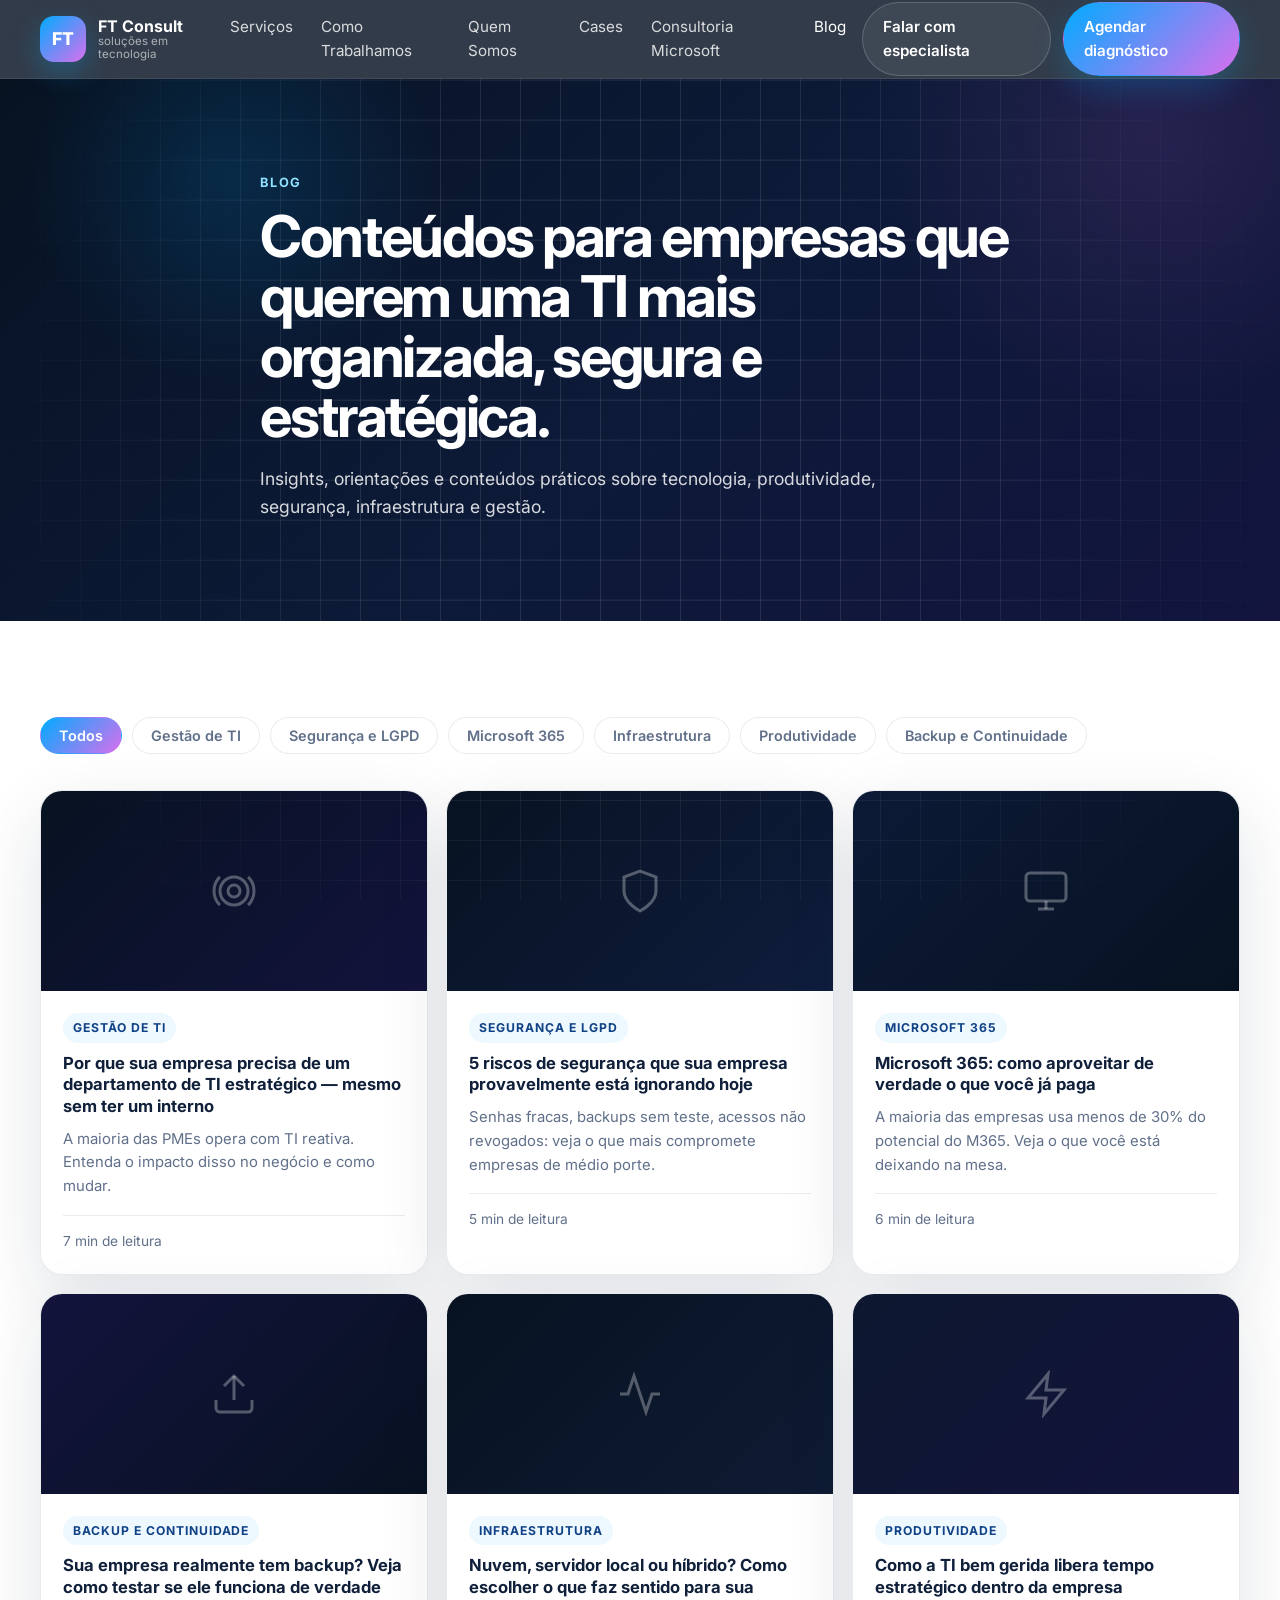
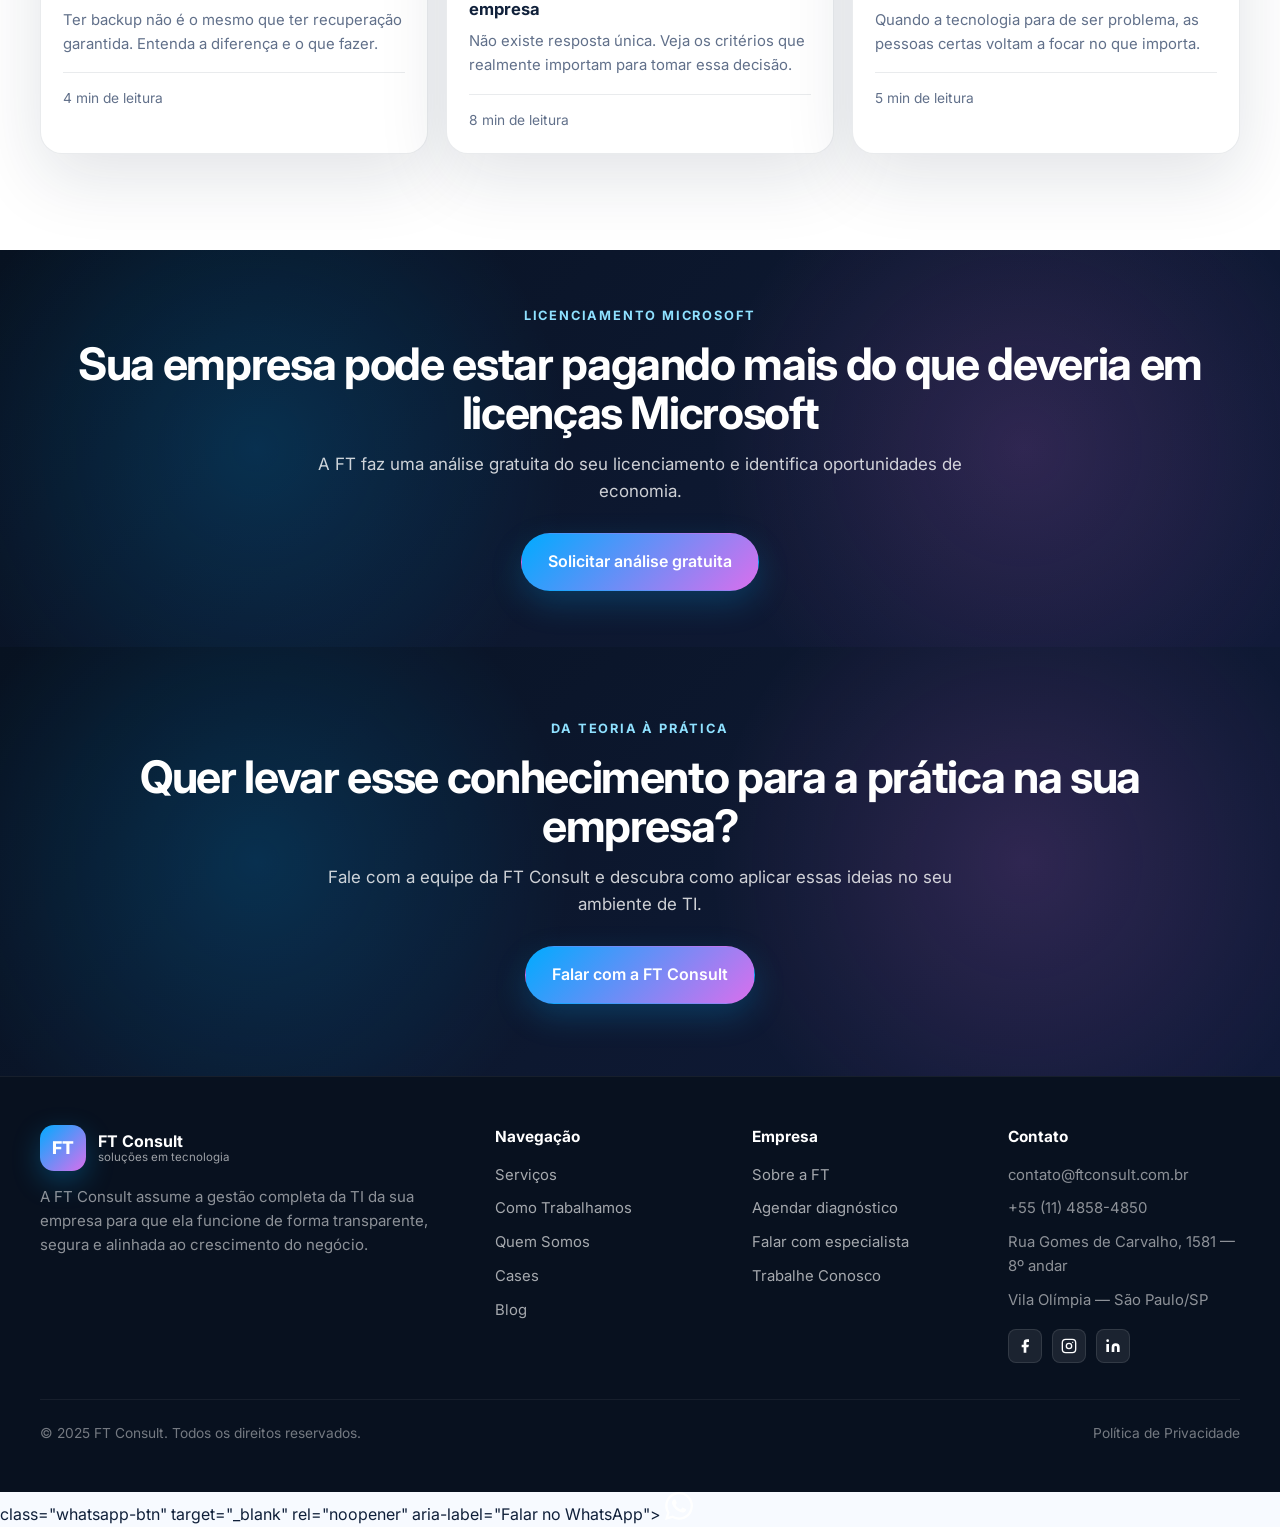
<file: blog.html>
<!DOCTYPE html>
<html lang="pt-BR">
<head>
  <meta charset="UTF-8"/>
  <meta name="viewport" content="width=device-width, initial-scale=1.0"/>
  <title>Blog — FT Consult</title>
  <meta name="description" content="Conteúdos sobre gestão de TI, segurança, Microsoft 365, infraestrutura e produtividade para empresas."/>
  <link rel="preconnect" href="https://fonts.googleapis.com">
  <link rel="preconnect" href="https://fonts.gstatic.com" crossorigin>
  <link href="https://fonts.googleapis.com/css2?family=Inter:wght@300;400;500;600;700;800&display=swap" rel="stylesheet">
  <link rel="stylesheet" href="assets/css/style.css"/>
  <meta property="og:type" content="website"/>
  <meta property="og:url" content="https://ftconsult.com.br/blog.html"/>
  <meta property="og:title" content="Blog — FT Consult"/>
  <meta property="og:description" content="Conteúdos sobre gestão de TI, segurança, Microsoft 365, infraestrutura e produtividade para empresas."/>
  <meta property="og:image" content="https://ftconsult.com.br/assets/logo.svg"/>
  <meta property="og:site_name" content="FT Consult"/>
  <meta name="twitter:card" content="summary_large_image"/>
  <meta name="twitter:title" content="Blog — FT Consult"/>
  <meta name="twitter:description" content="Conteúdos sobre gestão de TI, segurança, Microsoft 365, infraestrutura e produtividade para empresas."/>
  <link rel="icon" href="assets/logo.svg" type="image/svg+xml"/>
</head>
<body>

<!-- ═══ HEADER / NAVEGAÇÃO ═══ -->
<header class="site-header">
  <div class="container nav-wrap">
    <a href="index.html" class="brand"><span class="brand-mark">FT</span><span class="brand-copy"><strong>FT Consult</strong><small>soluções em tecnologia</small></span></a>
    <nav class="nav desktop-nav">
      <a href="servicos.html">Serviços</a><a href="como-trabalhamos.html">Como Trabalhamos</a><a href="quem-somos.html">Quem Somos</a><a href="cases.html">Cases</a><a href="consultoria-microsoft.html">Consultoria Microsoft</a><a href="blog.html">Blog</a>
    </nav>
    <div class="nav-actions">
      <a href="contato.html" class="btn btn-outline desktop-only">Falar com especialista</a>
      <a href="contato.html" class="btn btn-primary">Agendar diagnóstico</a>
      <button class="hamburger" id="hamburger" aria-label="Menu" aria-expanded="false"><svg width="24" height="24" viewBox="0 0 24 24" fill="none" stroke="currentColor" stroke-width="2"><line x1="3" y1="6" x2="21" y2="6"/><line x1="3" y1="12" x2="21" y2="12"/><line x1="3" y1="18" x2="21" y2="18"/></svg></button>
    </div>
  </div>
  <nav class="mobile-nav" id="mobile-nav">
    <a href="servicos.html">Serviços</a><a href="como-trabalhamos.html">Como Trabalhamos</a><a href="quem-somos.html">Quem Somos</a><a href="cases.html">Cases</a><a href="consultoria-microsoft.html">Consultoria Microsoft</a><a href="blog.html">Blog</a><a href="contato.html">Agendar diagnóstico</a>
  </nav>
</header>

<main>
  <!-- ═══ HERO DA PÁGINA ═══ -->
<section class="page-hero">
    <div class="container page-hero-content">
      <span class="eyebrow">Blog</span>
      <h1>Conteúdos para empresas que querem uma TI mais organizada, segura e estratégica.</h1>
      <p>Insights, orientações e conteúdos práticos sobre tecnologia, produtividade, segurança, infraestrutura e gestão.</p>
    </div>
  </section>

  <section class="section section-white">
    <div class="container">
      <div class="cat-filter">
        <button class="cat-btn active">Todos</button>
        <button class="cat-btn">Gestão de TI</button>
        <button class="cat-btn">Segurança e LGPD</button>
        <button class="cat-btn">Microsoft 365</button>
        <button class="cat-btn">Infraestrutura</button>
        <button class="cat-btn">Produtividade</button>
        <button class="cat-btn">Backup e Continuidade</button>
      </div>

      <div class="cards-grid cards-3">

        <article class="blog-card">
          <div class="blog-card-img" style="background:linear-gradient(135deg,#071221,#13133c)">
            <svg width="48" height="48" fill="none" stroke="rgba(255,255,255,.3)" stroke-width="1.5" viewBox="0 0 24 24"><circle cx="12" cy="12" r="3"/><path d="M19.07 4.93a10 10 0 0 1 0 14.14M4.93 4.93a10 10 0 0 0 0 14.14"/><circle cx="12" cy="12" r="7"/></svg>
          </div>
          <div class="blog-card-body">
            <span class="blog-cat">Gestão de TI</span>
            <h3>Por que sua empresa precisa de um departamento de TI estratégico — mesmo sem ter um interno</h3>
            <p>A maioria das PMEs opera com TI reativa. Entenda o impacto disso no negócio e como mudar.</p>
            <div class="blog-card-footer">7 min de leitura</div>
          </div>
        </article>

        <article class="blog-card">
          <div class="blog-card-img" style="background:linear-gradient(135deg,#071221,#0f1d3d)">
            <svg width="48" height="48" fill="none" stroke="rgba(255,255,255,.3)" stroke-width="1.5" viewBox="0 0 24 24"><path d="M12 22s8-4 8-10V5l-8-3-8 3v7c0 6 8 10 8 10z"/></svg>
          </div>
          <div class="blog-card-body">
            <span class="blog-cat">Segurança e LGPD</span>
            <h3>5 riscos de segurança que sua empresa provavelmente está ignorando hoje</h3>
            <p>Senhas fracas, backups sem teste, acessos não revogados: veja o que mais compromete empresas de médio porte.</p>
            <div class="blog-card-footer">5 min de leitura</div>
          </div>
        </article>

        <article class="blog-card">
          <div class="blog-card-img" style="background:linear-gradient(135deg,#0c1a37,#071221)">
            <svg width="48" height="48" fill="none" stroke="rgba(255,255,255,.3)" stroke-width="1.5" viewBox="0 0 24 24"><rect x="2" y="3" width="20" height="14" rx="2"/><line x1="8" y1="21" x2="16" y2="21"/><line x1="12" y1="17" x2="12" y2="21"/></svg>
          </div>
          <div class="blog-card-body">
            <span class="blog-cat">Microsoft 365</span>
            <h3>Microsoft 365: como aproveitar de verdade o que você já paga</h3>
            <p>A maioria das empresas usa menos de 30% do potencial do M365. Veja o que você está deixando na mesa.</p>
            <div class="blog-card-footer">6 min de leitura</div>
          </div>
        </article>

        <article class="blog-card">
          <div class="blog-card-img" style="background:linear-gradient(135deg,#13133c,#071221)">
            <svg width="48" height="48" fill="none" stroke="rgba(255,255,255,.3)" stroke-width="1.5" viewBox="0 0 24 24"><path d="M21 15v4a2 2 0 0 1-2 2H5a2 2 0 0 1-2-2v-4"/><polyline points="17 8 12 3 7 8"/><line x1="12" y1="3" x2="12" y2="15"/></svg>
          </div>
          <div class="blog-card-body">
            <span class="blog-cat">Backup e Continuidade</span>
            <h3>Sua empresa realmente tem backup? Veja como testar se ele funciona de verdade</h3>
            <p>Ter backup não é o mesmo que ter recuperação garantida. Entenda a diferença e o que fazer.</p>
            <div class="blog-card-footer">4 min de leitura</div>
          </div>
        </article>

        <article class="blog-card">
          <div class="blog-card-img" style="background:linear-gradient(135deg,#071221,#0e1b33)">
            <svg width="48" height="48" fill="none" stroke="rgba(255,255,255,.3)" stroke-width="1.5" viewBox="0 0 24 24"><path d="M22 12h-4l-3 9L9 3l-3 9H2"/></svg>
          </div>
          <div class="blog-card-body">
            <span class="blog-cat">Infraestrutura</span>
            <h3>Nuvem, servidor local ou híbrido? Como escolher o que faz sentido para sua empresa</h3>
            <p>Não existe resposta única. Veja os critérios que realmente importam para tomar essa decisão.</p>
            <div class="blog-card-footer">8 min de leitura</div>
          </div>
        </article>

        <article class="blog-card">
          <div class="blog-card-img" style="background:linear-gradient(135deg,#0d1830,#13133c)">
            <svg width="48" height="48" fill="none" stroke="rgba(255,255,255,.3)" stroke-width="1.5" viewBox="0 0 24 24"><polygon points="13 2 3 14 12 14 11 22 21 10 12 10 13 2"/></svg>
          </div>
          <div class="blog-card-body">
            <span class="blog-cat">Produtividade</span>
            <h3>Como a TI bem gerida libera tempo estratégico dentro da empresa</h3>
            <p>Quando a tecnologia para de ser problema, as pessoas certas voltam a focar no que importa.</p>
            <div class="blog-card-footer">5 min de leitura</div>
          </div>
        </article>

      </div>
    </div>
  </section>

  <!-- ═══ CTA LICENCIAMENTO MICROSOFT ═══ -->
  <section class="cta-block section-contact" style="padding:56px 0">
    <div class="container" style="text-align:center">
      <span class="eyebrow center">Licenciamento Microsoft</span>
      <h2>Sua empresa pode estar pagando mais do que deveria em licenças Microsoft</h2>
      <p>A FT faz uma análise gratuita do seu licenciamento e identifica oportunidades de economia.</p>
      <div class="cta-buttons">
        <a href="consultoria-microsoft.html" class="btn btn-primary btn-lg">Solicitar análise gratuita</a>
      </div>
    </div>
  </section>

  <!-- ═══ CTA FINAL ═══ -->
  <section class="cta-block section-contact">
    <div class="container" style="text-align:center">
      <span class="eyebrow center">Da teoria à prática</span>
      <h2>Quer levar esse conhecimento para a prática na sua empresa?</h2>
      <p>Fale com a equipe da FT Consult e descubra como aplicar essas ideias no seu ambiente de TI.</p>
      <div class="cta-buttons">
        <a href="contato.html" class="btn btn-primary btn-lg">Falar com a FT Consult</a>
      </div>
    </div>
  </section>
</main>

<!-- ═══ FOOTER ═══ -->
<footer class="site-footer">
  <div class="container footer-grid">
    <div><a href="index.html" class="brand footer-brand"><span class="brand-mark">FT</span><span class="brand-copy"><strong>FT Consult</strong><small>soluções em tecnologia</small></span></a><p class="footer-desc">A FT Consult assume a gestão completa da TI da sua empresa para que ela funcione de forma transparente, segura e alinhada ao crescimento do negócio.</p></div>
    <div><h4>Navegação</h4><ul><li><a href="servicos.html">Serviços</a></li><li><a href="como-trabalhamos.html">Como Trabalhamos</a></li><li><a href="quem-somos.html">Quem Somos</a></li><li><a href="cases.html">Cases</a></li><li><a href="blog.html">Blog</a></li></ul></div>
    <div><h4>Empresa</h4><ul><li><a href="quem-somos.html">Sobre a FT</a></li><li><a href="contato.html">Agendar diagnóstico</a></li><li><a href="contato.html">Falar com especialista</a></li><li><a href="trabalhe-conosco.html">Trabalhe Conosco</a></li></ul></div>
    <div><h4>Contato</h4><ul><li>contato@ftconsult.com.br</li><li>+55 (11) 4858-4850</li><li>Rua Gomes de Carvalho, 1581 — 8º andar</li><li>Vila Olímpia — São Paulo/SP</li></ul><div class="footer-social"><a href="https://web.facebook.com/ftconsult" target="_blank" rel="noopener" aria-label="Facebook"><svg width="16" height="16" viewBox="0 0 24 24" fill="white"><path d="M18 2h-3a5 5 0 0 0-5 5v3H7v4h3v8h4v-8h3l1-4h-4V7a1 1 0 0 1 1-1h3z"/></svg></a><a href="https://www.instagram.com/ftconsult_/" target="_blank" rel="noopener" aria-label="Instagram"><svg width="16" height="16" viewBox="0 0 24 24" fill="none" stroke="white" stroke-width="2"><rect x="2" y="2" width="20" height="20" rx="5"/><circle cx="12" cy="12" r="4"/><circle cx="17.5" cy="6.5" r="1" fill="white" stroke="none"/></svg></a><a href="https://www.linkedin.com/company/ft-consult/" target="_blank" rel="noopener" aria-label="LinkedIn"><svg width="16" height="16" viewBox="0 0 24 24" fill="white"><path d="M16 8a6 6 0 0 1 6 6v7h-4v-7a2 2 0 0 0-2-2 2 2 0 0 0-2 2v7h-4v-7a6 6 0 0 1 6-6z"/><rect x="2" y="9" width="4" height="12"/><circle cx="4" cy="4" r="2"/></svg></a></div></div>
  </div>
  <div class="container footer-bottom"><span>© 2025 FT Consult. Todos os direitos reservados.</span><span><a href="#">Política de Privacidade</a></span></div>
</footer>
  <a href="https://wa.me/5511973911674" <!-- ═══ BOTÃO WHATSAPP FLUTUANTE ═══ -->
class="whatsapp-btn" target="_blank" rel="noopener" aria-label="Falar no WhatsApp">
    <svg width="28" height="28" viewBox="0 0 24 24" fill="white"><path d="M17.472 14.382c-.297-.149-1.758-.867-2.03-.967-.273-.099-.471-.148-.67.15-.197.297-.767.966-.94 1.164-.173.199-.347.223-.644.075-.297-.15-1.255-.463-2.39-1.475-.883-.788-1.48-1.761-1.653-2.059-.173-.297-.018-.458.13-.606.134-.133.298-.347.446-.52.149-.174.198-.298.298-.497.099-.198.05-.371-.025-.52-.075-.149-.669-1.612-.916-2.207-.242-.579-.487-.5-.669-.51-.173-.008-.371-.01-.57-.01-.198 0-.52.074-.792.372-.272.297-1.04 1.016-1.04 2.479 0 1.462 1.065 2.875 1.213 3.074.149.198 2.096 3.2 5.077 4.487.709.306 1.262.489 1.694.625.712.227 1.36.195 1.871.118.571-.085 1.758-.719 2.006-1.413.248-.694.248-1.289.173-1.413-.074-.124-.272-.198-.57-.347m-5.421 7.403h-.004a9.87 9.87 0 0 1-5.031-1.378l-.361-.214-3.741.982.998-3.648-.235-.374a9.86 9.86 0 0 1-1.51-5.26c.001-5.45 4.436-9.884 9.888-9.884 2.64 0 5.122 1.03 6.988 2.898a9.825 9.825 0 0 1 2.893 6.994c-.003 5.45-4.437 9.884-9.885 9.884m8.413-18.297A11.815 11.815 0 0 0 12.05 0C5.495 0 .16 5.335.157 11.892c0 2.096.547 4.142 1.588 5.945L.057 24l6.305-1.654a11.882 11.882 0 0 0 5.683 1.448h.005c6.554 0 11.89-5.335 11.893-11.893a11.821 11.821 0 0 0-3.48-8.413Z"/></svg>
  </a>
<script src="assets/js/main.js"></script>
<script>
  document.querySelectorAll('.cat-btn').forEach(btn => {
    btn.addEventListener('click', () => {
      document.querySelectorAll('.cat-btn').forEach(b => b.classList.remove('active'));
      btn.classList.add('active');
    });
  });
</script>
</body>
</html>
</file>
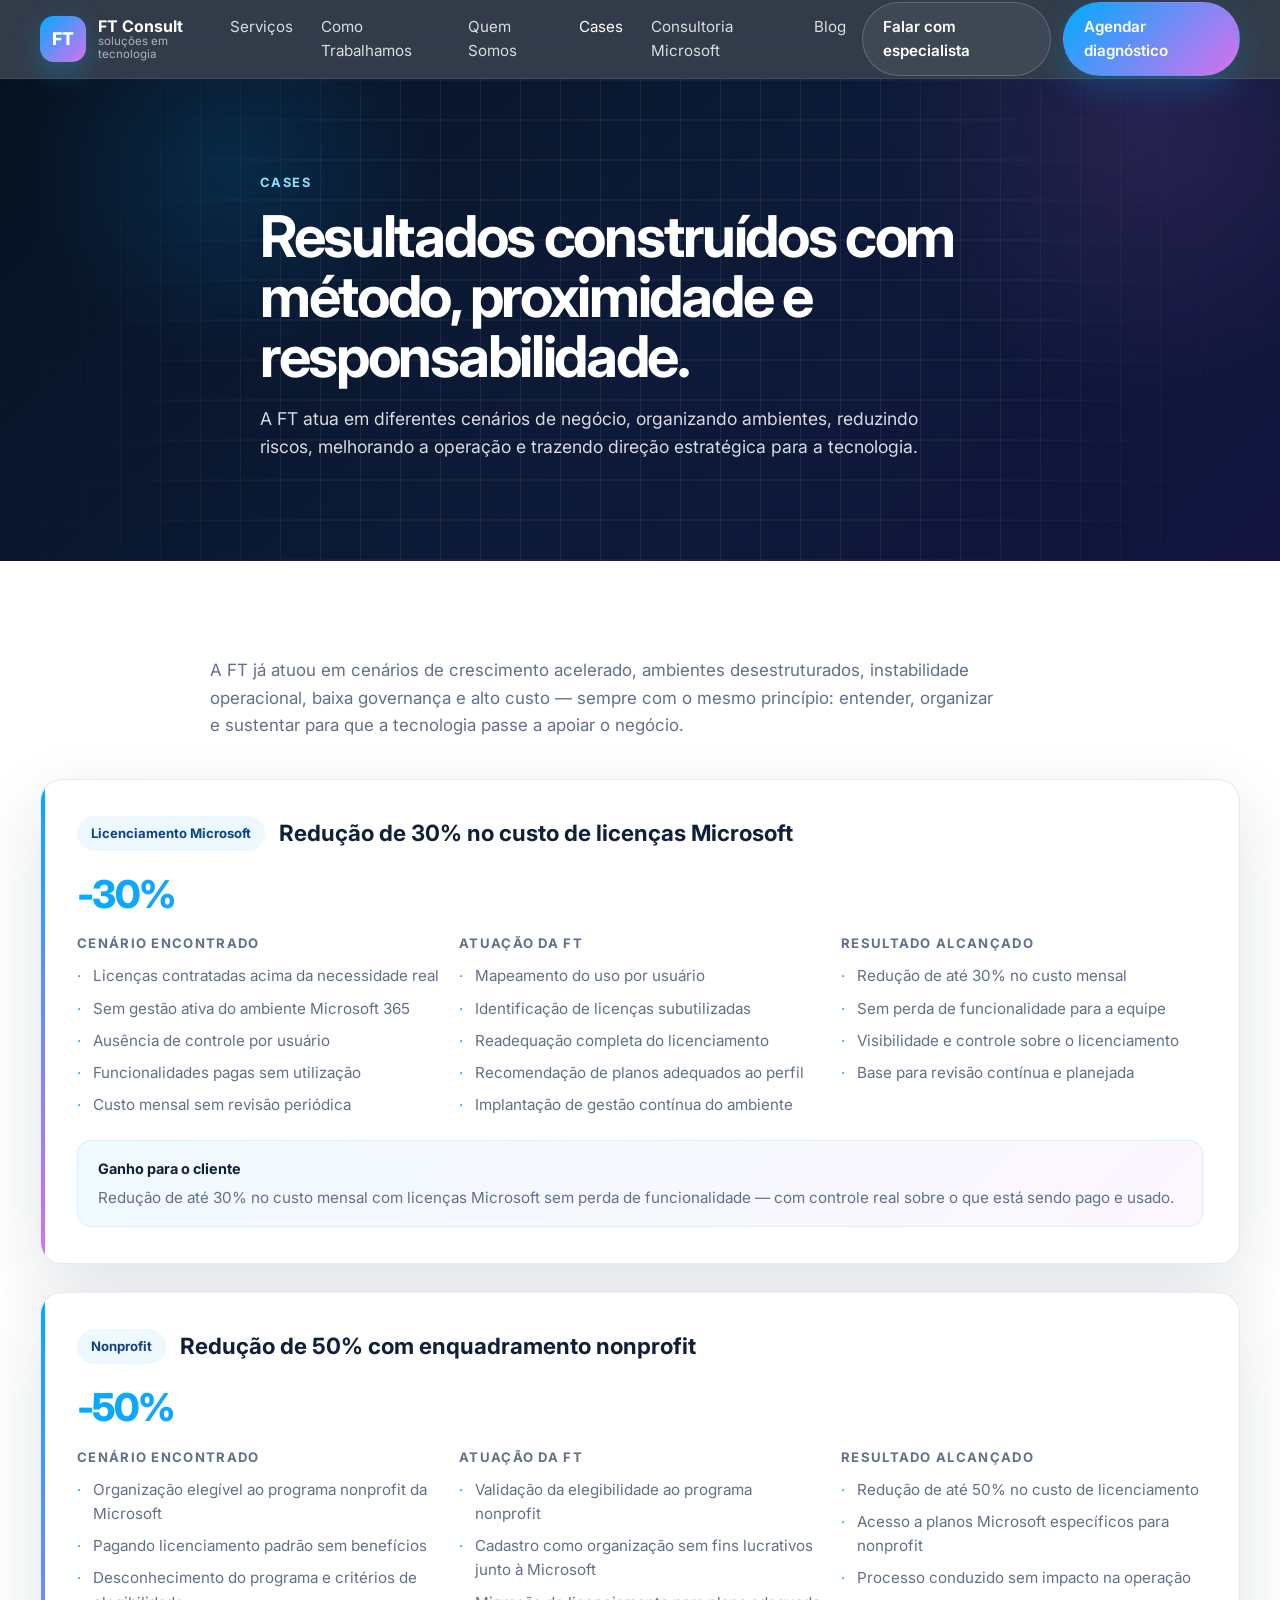
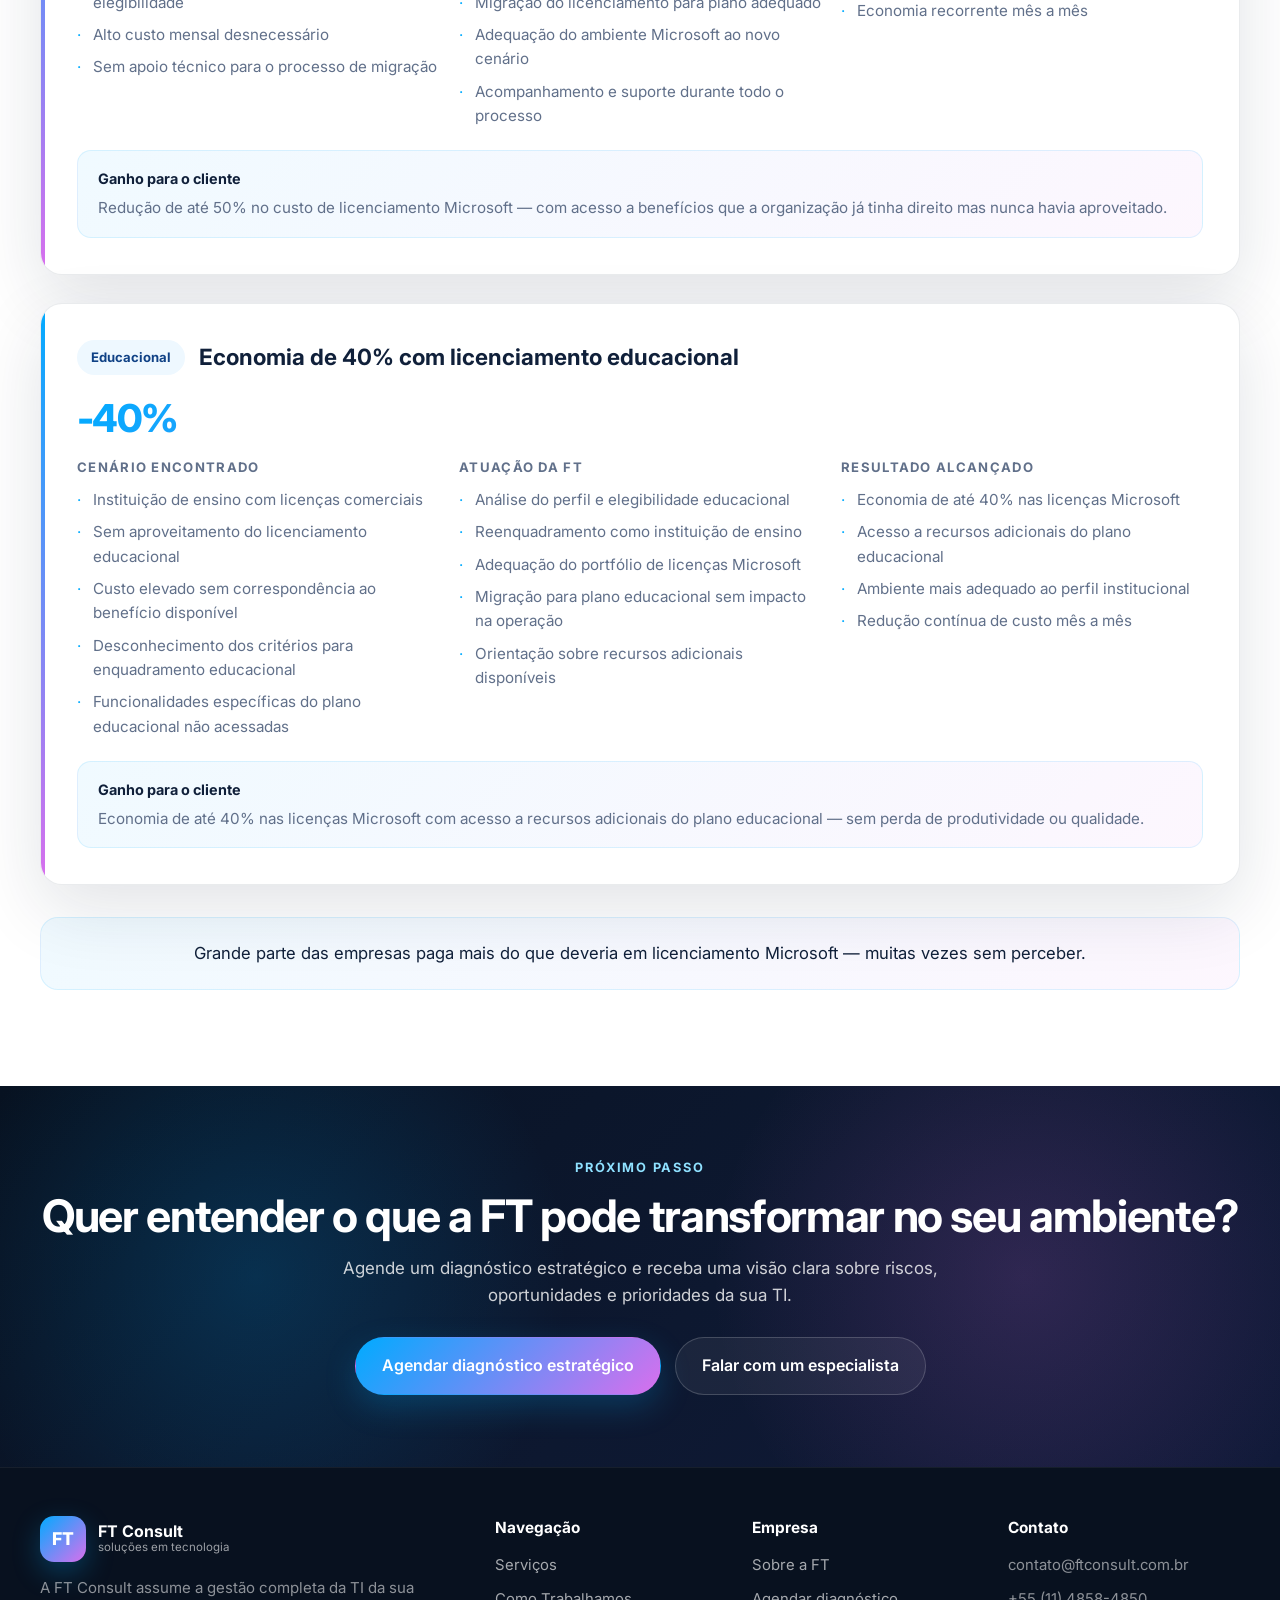
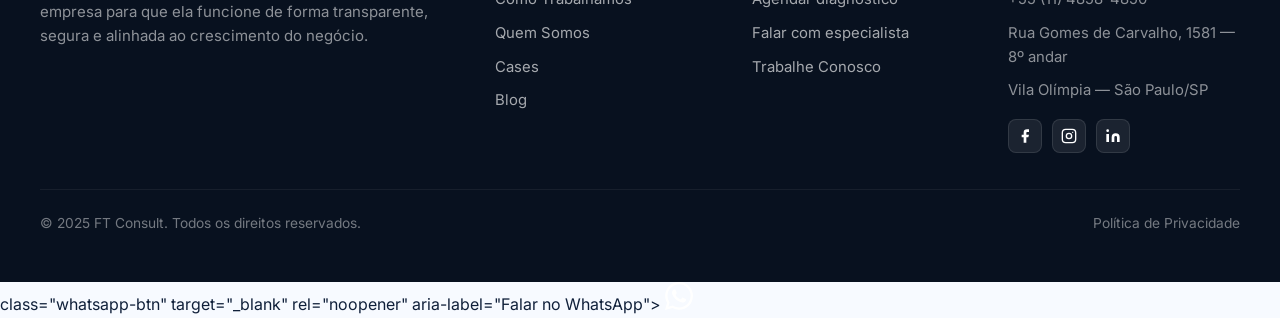
<file: cases.html>
<!DOCTYPE html>
<html lang="pt-BR">
<head>
  <meta charset="UTF-8"/>
  <meta name="viewport" content="width=device-width, initial-scale=1.0"/>
  <title>Cases — FT Consult</title>
  <meta name="description" content="Cases reais da FT Consult: reestruturação de TI, redução de custos, segurança de dados e crescimento estruturado."/>
  <link rel="preconnect" href="https://fonts.googleapis.com">
  <link rel="preconnect" href="https://fonts.gstatic.com" crossorigin>
  <link href="https://fonts.googleapis.com/css2?family=Inter:wght@300;400;500;600;700;800&display=swap" rel="stylesheet">
  <link rel="stylesheet" href="assets/css/style.css"/>
  <meta property="og:type" content="website"/>
  <meta property="og:url" content="https://ftconsult.com.br/cases.html"/>
  <meta property="og:title" content="Cases — FT Consult"/>
  <meta property="og:description" content="Cases reais de reestruturação de TI, redução de custos, segurança de dados e crescimento estruturado com a FT Consult."/>
  <meta property="og:image" content="https://ftconsult.com.br/assets/logo.svg"/>
  <meta property="og:site_name" content="FT Consult"/>
  <meta name="twitter:card" content="summary_large_image"/>
  <meta name="twitter:title" content="Cases — FT Consult"/>
  <meta name="twitter:description" content="Cases reais de reestruturação de TI, redução de custos, segurança de dados e crescimento estruturado com a FT Consult."/>
  <link rel="icon" href="assets/logo.svg" type="image/svg+xml"/>
  <style>
    .case-full { background:white;border:1px solid var(--line);border-radius:var(--radius);padding:36px;box-shadow:var(--shadow);position:relative;overflow:hidden; }
    .case-full::before { content:"";position:absolute;left:0;top:0;bottom:0;width:4px;background:linear-gradient(180deg,var(--cyan),var(--violet)); }
    .case-full-header { display:flex;align-items:center;gap:14px;margin-bottom:24px; }
    .case-seg { padding:7px 14px;border-radius:999px;background:#eef8ff;color:#104286;font-size:.82rem;font-weight:700; }
    .case-full h2 { margin:0;font-size:1.4rem;line-height:1.2; }
    .case-body { display:grid;grid-template-columns:1fr 1fr 1fr;gap:20px;margin-top:20px; }
    .case-col h4 { margin:0 0 10px;font-size:.82rem;text-transform:uppercase;letter-spacing:.1em;color:var(--text-soft);font-weight:700; }
    .case-col ul { list-style:none;margin:0;padding:0;display:grid;gap:8px; }
    .case-col ul li { font-size:.95rem;color:var(--text-soft);padding-left:16px;position:relative; }
    .case-col ul li::before { content:"·";position:absolute;left:0;color:var(--cyan); }
    .case-gain { margin-top:22px;padding:16px 20px;border-radius:14px;background:linear-gradient(135deg,rgba(0,171,255,.06),rgba(217,111,237,.06));border:1px solid rgba(0,171,255,.12); }
    .case-gain strong { display:block;margin-bottom:6px;font-size:.9rem;color:var(--text); }
    .case-gain p { margin:0;font-size:.95rem;color:var(--text-soft); }
    @media(max-width:780px){.case-body{grid-template-columns:1fr}.case-full{padding:22px}}
  </style>
</head>
<body>

<!-- ═══ HEADER / NAVEGAÇÃO ═══ -->
<header class="site-header">
  <div class="container nav-wrap">
    <a href="index.html" class="brand"><span class="brand-mark">FT</span><span class="brand-copy"><strong>FT Consult</strong><small>soluções em tecnologia</small></span></a>
    <nav class="nav desktop-nav">
      <a href="servicos.html">Serviços</a><a href="como-trabalhamos.html">Como Trabalhamos</a><a href="quem-somos.html">Quem Somos</a><a href="cases.html">Cases</a><a href="consultoria-microsoft.html">Consultoria Microsoft</a><a href="blog.html">Blog</a>
    </nav>
    <div class="nav-actions">
      <a href="contato.html" class="btn btn-outline desktop-only">Falar com especialista</a>
      <a href="contato.html" class="btn btn-primary">Agendar diagnóstico</a>
      <button class="hamburger" id="hamburger" aria-label="Menu" aria-expanded="false"><svg width="24" height="24" viewBox="0 0 24 24" fill="none" stroke="currentColor" stroke-width="2"><line x1="3" y1="6" x2="21" y2="6"/><line x1="3" y1="12" x2="21" y2="12"/><line x1="3" y1="18" x2="21" y2="18"/></svg></button>
    </div>
  </div>
  <nav class="mobile-nav" id="mobile-nav">
    <a href="servicos.html">Serviços</a><a href="como-trabalhamos.html">Como Trabalhamos</a><a href="quem-somos.html">Quem Somos</a><a href="cases.html">Cases</a><a href="consultoria-microsoft.html">Consultoria Microsoft</a><a href="blog.html">Blog</a><a href="contato.html">Agendar diagnóstico</a>
  </nav>
</header>

<main>
  <!-- ═══ HERO DA PÁGINA ═══ -->
<section class="page-hero">
    <div class="container page-hero-content">
      <span class="eyebrow">Cases</span>
      <h1>Resultados construídos com método, proximidade e responsabilidade.</h1>
      <p>A FT atua em diferentes cenários de negócio, organizando ambientes, reduzindo riscos, melhorando a operação e trazendo direção estratégica para a tecnologia.</p>
    </div>
  </section>

  <!-- ═══ GRID DE CASES (3 estudos de caso) ═══ -->
<section class="section section-white">
    <div class="container section-intro narrow">
      <p class="section-subtitle">A FT já atuou em cenários de crescimento acelerado, ambientes desestruturados, instabilidade operacional, baixa governança e alto custo — sempre com o mesmo princípio: entender, organizar e sustentar para que a tecnologia passe a apoiar o negócio.</p>
    </div>
    <div class="container" style="display:grid;gap:28px">

      <div class="case-full">
        <div class="case-full-header">
          <span class="case-seg">Licenciamento Microsoft</span>
          <h2>Redução de 30% no custo de licenças Microsoft</h2>
        </div>
        <div style="font-size:2.4rem;font-weight:800;line-height:1;letter-spacing:-.04em;margin-bottom:20px;background:linear-gradient(135deg,var(--cyan),var(--violet));-webkit-background-clip:text;-webkit-text-fill-color:transparent;background-clip:text">-30%</div>
        <div class="case-body">
          <div class="case-col">
            <h4>Cenário encontrado</h4>
            <ul>
              <li>Licenças contratadas acima da necessidade real</li>
              <li>Sem gestão ativa do ambiente Microsoft 365</li>
              <li>Ausência de controle por usuário</li>
              <li>Funcionalidades pagas sem utilização</li>
              <li>Custo mensal sem revisão periódica</li>
            </ul>
          </div>
          <div class="case-col">
            <h4>Atuação da FT</h4>
            <ul>
              <li>Mapeamento do uso por usuário</li>
              <li>Identificação de licenças subutilizadas</li>
              <li>Readequação completa do licenciamento</li>
              <li>Recomendação de planos adequados ao perfil</li>
              <li>Implantação de gestão contínua do ambiente</li>
            </ul>
          </div>
          <div class="case-col">
            <h4>Resultado alcançado</h4>
            <ul>
              <li>Redução de até 30% no custo mensal</li>
              <li>Sem perda de funcionalidade para a equipe</li>
              <li>Visibilidade e controle sobre o licenciamento</li>
              <li>Base para revisão contínua e planejada</li>
            </ul>
          </div>
        </div>
        <div class="case-gain">
          <strong>Ganho para o cliente</strong>
          <p>Redução de até 30% no custo mensal com licenças Microsoft sem perda de funcionalidade — com controle real sobre o que está sendo pago e usado.</p>
        </div>
      </div>

      <div class="case-full">
        <div class="case-full-header">
          <span class="case-seg">Nonprofit</span>
          <h2>Redução de 50% com enquadramento nonprofit</h2>
        </div>
        <div style="font-size:2.4rem;font-weight:800;line-height:1;letter-spacing:-.04em;margin-bottom:20px;background:linear-gradient(135deg,var(--cyan),var(--violet));-webkit-background-clip:text;-webkit-text-fill-color:transparent;background-clip:text">-50%</div>
        <div class="case-body">
          <div class="case-col">
            <h4>Cenário encontrado</h4>
            <ul>
              <li>Organização elegível ao programa nonprofit da Microsoft</li>
              <li>Pagando licenciamento padrão sem benefícios</li>
              <li>Desconhecimento do programa e critérios de elegibilidade</li>
              <li>Alto custo mensal desnecessário</li>
              <li>Sem apoio técnico para o processo de migração</li>
            </ul>
          </div>
          <div class="case-col">
            <h4>Atuação da FT</h4>
            <ul>
              <li>Validação da elegibilidade ao programa nonprofit</li>
              <li>Cadastro como organização sem fins lucrativos junto à Microsoft</li>
              <li>Migração do licenciamento para plano adequado</li>
              <li>Adequação do ambiente Microsoft ao novo cenário</li>
              <li>Acompanhamento e suporte durante todo o processo</li>
            </ul>
          </div>
          <div class="case-col">
            <h4>Resultado alcançado</h4>
            <ul>
              <li>Redução de até 50% no custo de licenciamento</li>
              <li>Acesso a planos Microsoft específicos para nonprofit</li>
              <li>Processo conduzido sem impacto na operação</li>
              <li>Economia recorrente mês a mês</li>
            </ul>
          </div>
        </div>
        <div class="case-gain">
          <strong>Ganho para o cliente</strong>
          <p>Redução de até 50% no custo de licenciamento Microsoft — com acesso a benefícios que a organização já tinha direito mas nunca havia aproveitado.</p>
        </div>
      </div>

      <div class="case-full">
        <div class="case-full-header">
          <span class="case-seg">Educacional</span>
          <h2>Economia de 40% com licenciamento educacional</h2>
        </div>
        <div style="font-size:2.4rem;font-weight:800;line-height:1;letter-spacing:-.04em;margin-bottom:20px;background:linear-gradient(135deg,var(--cyan),var(--violet));-webkit-background-clip:text;-webkit-text-fill-color:transparent;background-clip:text">-40%</div>
        <div class="case-body">
          <div class="case-col">
            <h4>Cenário encontrado</h4>
            <ul>
              <li>Instituição de ensino com licenças comerciais</li>
              <li>Sem aproveitamento do licenciamento educacional</li>
              <li>Custo elevado sem correspondência ao benefício disponível</li>
              <li>Desconhecimento dos critérios para enquadramento educacional</li>
              <li>Funcionalidades específicas do plano educacional não acessadas</li>
            </ul>
          </div>
          <div class="case-col">
            <h4>Atuação da FT</h4>
            <ul>
              <li>Análise do perfil e elegibilidade educacional</li>
              <li>Reenquadramento como instituição de ensino</li>
              <li>Adequação do portfólio de licenças Microsoft</li>
              <li>Migração para plano educacional sem impacto na operação</li>
              <li>Orientação sobre recursos adicionais disponíveis</li>
            </ul>
          </div>
          <div class="case-col">
            <h4>Resultado alcançado</h4>
            <ul>
              <li>Economia de até 40% nas licenças Microsoft</li>
              <li>Acesso a recursos adicionais do plano educacional</li>
              <li>Ambiente mais adequado ao perfil institucional</li>
              <li>Redução contínua de custo mês a mês</li>
            </ul>
          </div>
        </div>
        <div class="case-gain">
          <strong>Ganho para o cliente</strong>
          <p>Economia de até 40% nas licenças Microsoft com acesso a recursos adicionais do plano educacional — sem perda de produtividade ou qualidade.</p>
        </div>
      </div>

    </div>
    <div class="container" style="margin-top:32px;padding:22px 28px;border-radius:18px;background:linear-gradient(135deg,rgba(0,171,255,.06),rgba(217,111,237,.06));border:1px solid rgba(0,171,255,.12);text-align:center">
      <p style="margin:0;font-size:1.04rem;color:var(--text)">Grande parte das empresas paga mais do que deveria em licenciamento Microsoft — muitas vezes sem perceber.</p>
    </div>
  </section>

  <!-- ═══ CTA FINAL ═══ -->
<section class="cta-block section-contact">
    <div class="container" style="text-align:center">
      <span class="eyebrow center">Próximo passo</span>
      <h2>Quer entender o que a FT pode transformar no seu ambiente?</h2>
      <p>Agende um diagnóstico estratégico e receba uma visão clara sobre riscos, oportunidades e prioridades da sua TI.</p>
      <div class="cta-buttons">
        <a href="contato.html" class="btn btn-primary btn-lg">Agendar diagnóstico estratégico</a>
        <a href="contato.html" class="btn btn-outline btn-lg">Falar com um especialista</a>
      </div>
    </div>
  </section>
</main>

<!-- ═══ FOOTER ═══ -->
<footer class="site-footer">
  <div class="container footer-grid">
    <div><a href="index.html" class="brand footer-brand"><span class="brand-mark">FT</span><span class="brand-copy"><strong>FT Consult</strong><small>soluções em tecnologia</small></span></a><p class="footer-desc">A FT Consult assume a gestão completa da TI da sua empresa para que ela funcione de forma transparente, segura e alinhada ao crescimento do negócio.</p></div>
    <div><h4>Navegação</h4><ul><li><a href="servicos.html">Serviços</a></li><li><a href="como-trabalhamos.html">Como Trabalhamos</a></li><li><a href="quem-somos.html">Quem Somos</a></li><li><a href="cases.html">Cases</a></li><li><a href="blog.html">Blog</a></li></ul></div>
    <div><h4>Empresa</h4><ul><li><a href="quem-somos.html">Sobre a FT</a></li><li><a href="contato.html">Agendar diagnóstico</a></li><li><a href="contato.html">Falar com especialista</a></li><li><a href="trabalhe-conosco.html">Trabalhe Conosco</a></li></ul></div>
    <div><h4>Contato</h4><ul><li>contato@ftconsult.com.br</li><li>+55 (11) 4858-4850</li><li>Rua Gomes de Carvalho, 1581 — 8º andar</li><li>Vila Olímpia — São Paulo/SP</li></ul><div class="footer-social"><a href="https://web.facebook.com/ftconsult" target="_blank" rel="noopener" aria-label="Facebook"><svg width="16" height="16" viewBox="0 0 24 24" fill="white"><path d="M18 2h-3a5 5 0 0 0-5 5v3H7v4h3v8h4v-8h3l1-4h-4V7a1 1 0 0 1 1-1h3z"/></svg></a><a href="https://www.instagram.com/ftconsult_/" target="_blank" rel="noopener" aria-label="Instagram"><svg width="16" height="16" viewBox="0 0 24 24" fill="none" stroke="white" stroke-width="2"><rect x="2" y="2" width="20" height="20" rx="5"/><circle cx="12" cy="12" r="4"/><circle cx="17.5" cy="6.5" r="1" fill="white" stroke="none"/></svg></a><a href="https://www.linkedin.com/company/ft-consult/" target="_blank" rel="noopener" aria-label="LinkedIn"><svg width="16" height="16" viewBox="0 0 24 24" fill="white"><path d="M16 8a6 6 0 0 1 6 6v7h-4v-7a2 2 0 0 0-2-2 2 2 0 0 0-2 2v7h-4v-7a6 6 0 0 1 6-6z"/><rect x="2" y="9" width="4" height="12"/><circle cx="4" cy="4" r="2"/></svg></a></div></div>
  </div>
  <div class="container footer-bottom"><span>© 2025 FT Consult. Todos os direitos reservados.</span><span><a href="#">Política de Privacidade</a></span></div>
</footer>
  <a href="https://wa.me/5511973911674" <!-- ═══ BOTÃO WHATSAPP FLUTUANTE ═══ -->
class="whatsapp-btn" target="_blank" rel="noopener" aria-label="Falar no WhatsApp">
    <svg width="28" height="28" viewBox="0 0 24 24" fill="white"><path d="M17.472 14.382c-.297-.149-1.758-.867-2.03-.967-.273-.099-.471-.148-.67.15-.197.297-.767.966-.94 1.164-.173.199-.347.223-.644.075-.297-.15-1.255-.463-2.39-1.475-.883-.788-1.48-1.761-1.653-2.059-.173-.297-.018-.458.13-.606.134-.133.298-.347.446-.52.149-.174.198-.298.298-.497.099-.198.05-.371-.025-.52-.075-.149-.669-1.612-.916-2.207-.242-.579-.487-.5-.669-.51-.173-.008-.371-.01-.57-.01-.198 0-.52.074-.792.372-.272.297-1.04 1.016-1.04 2.479 0 1.462 1.065 2.875 1.213 3.074.149.198 2.096 3.2 5.077 4.487.709.306 1.262.489 1.694.625.712.227 1.36.195 1.871.118.571-.085 1.758-.719 2.006-1.413.248-.694.248-1.289.173-1.413-.074-.124-.272-.198-.57-.347m-5.421 7.403h-.004a9.87 9.87 0 0 1-5.031-1.378l-.361-.214-3.741.982.998-3.648-.235-.374a9.86 9.86 0 0 1-1.51-5.26c.001-5.45 4.436-9.884 9.888-9.884 2.64 0 5.122 1.03 6.988 2.898a9.825 9.825 0 0 1 2.893 6.994c-.003 5.45-4.437 9.884-9.885 9.884m8.413-18.297A11.815 11.815 0 0 0 12.05 0C5.495 0 .16 5.335.157 11.892c0 2.096.547 4.142 1.588 5.945L.057 24l6.305-1.654a11.882 11.882 0 0 0 5.683 1.448h.005c6.554 0 11.89-5.335 11.893-11.893a11.821 11.821 0 0 0-3.48-8.413Z"/></svg>
  </a>
<script src="assets/js/main.js"></script>
</body>
</html>
</file>
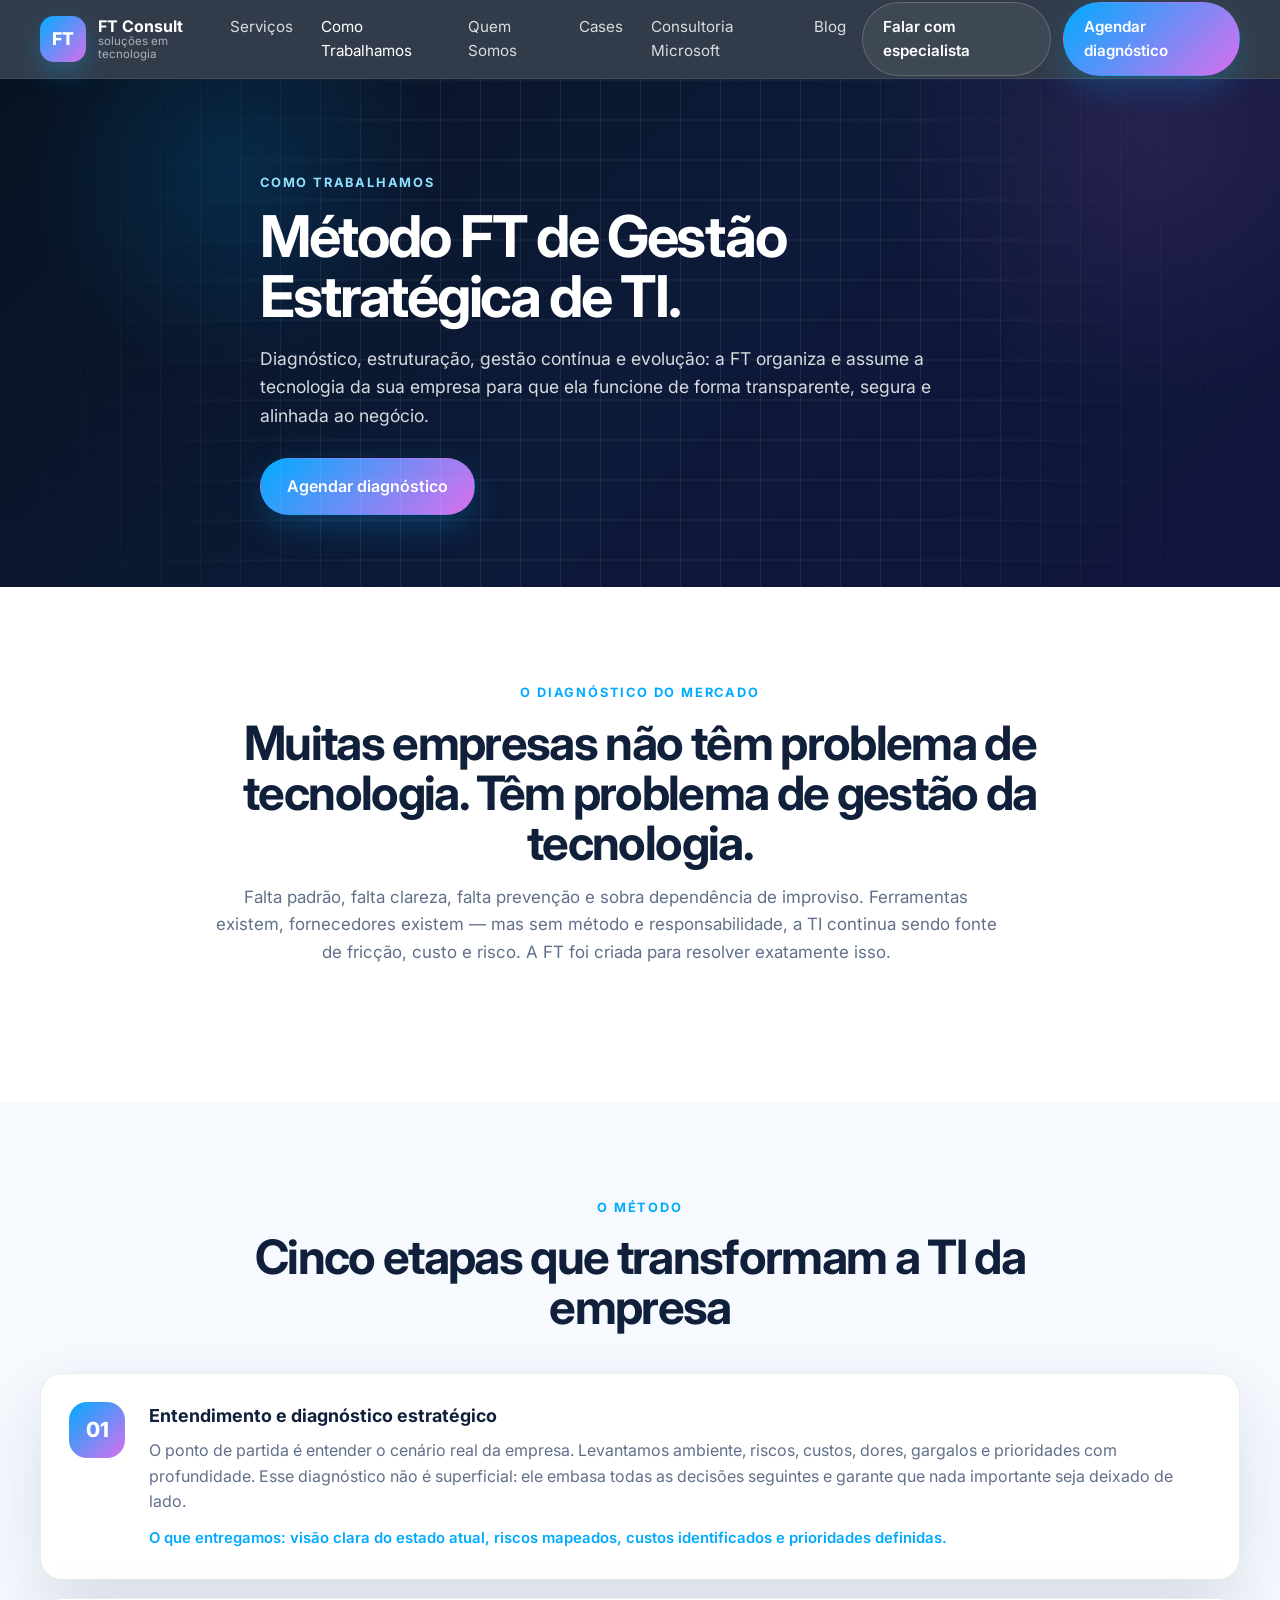
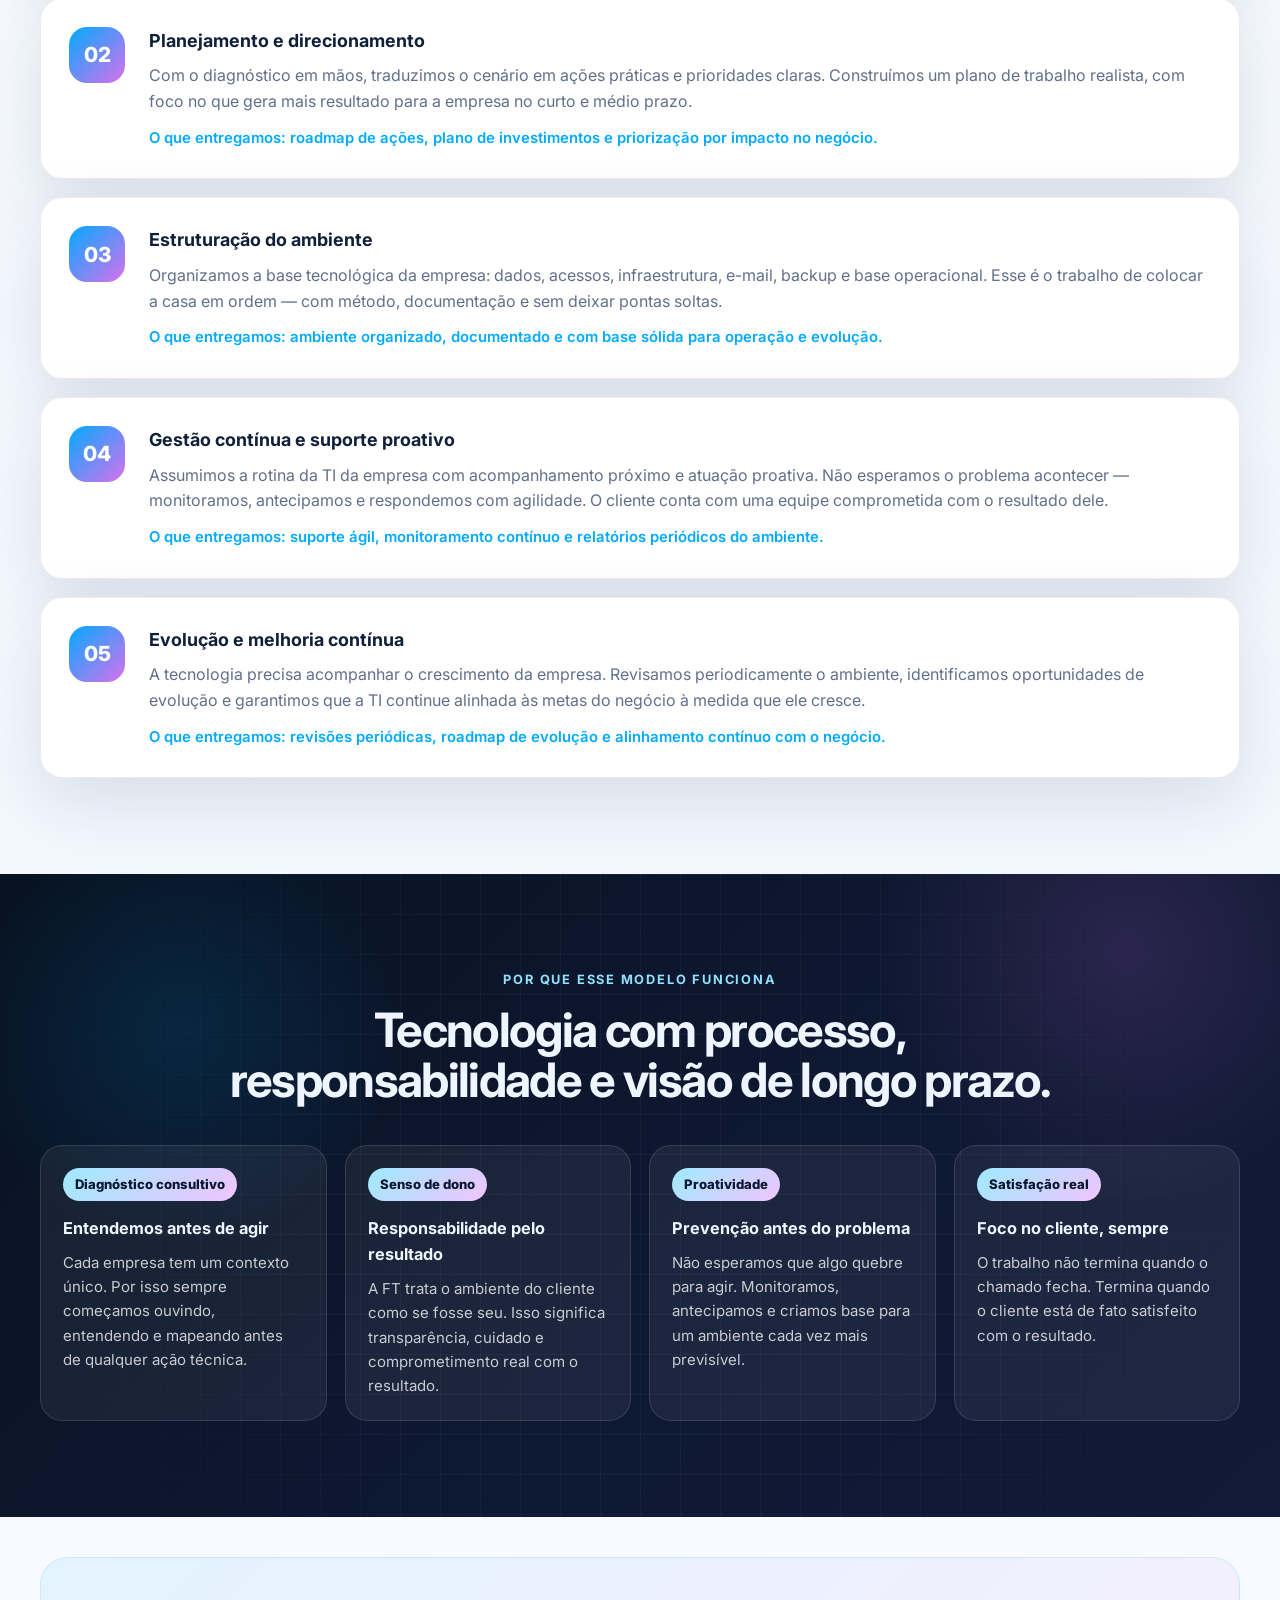
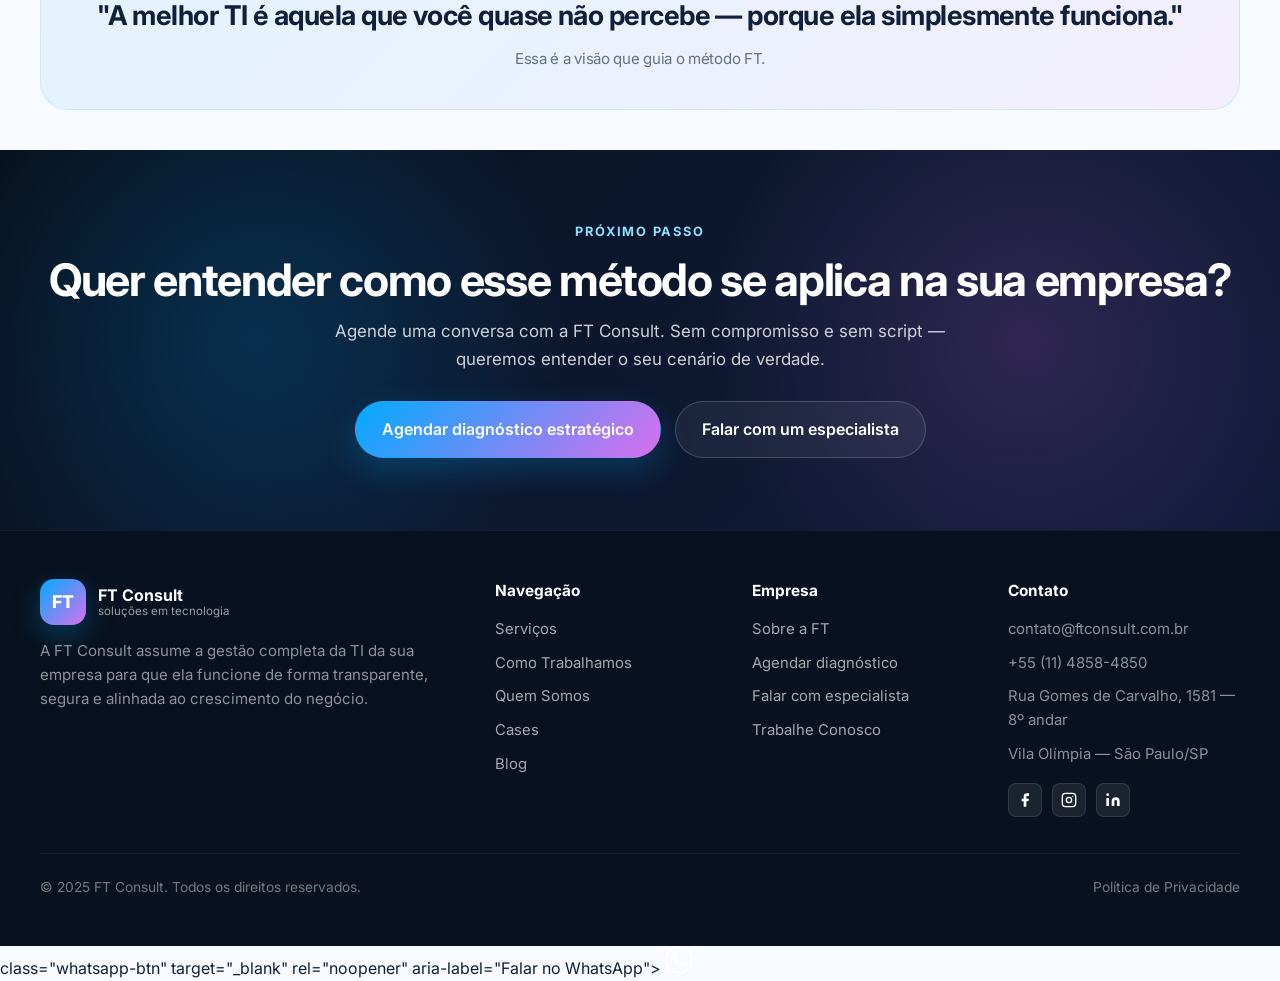
<file: como-trabalhamos.html>
<!DOCTYPE html>
<html lang="pt-BR">
<head>
  <meta charset="UTF-8"/>
  <meta name="viewport" content="width=device-width, initial-scale=1.0"/>
  <title>Como Trabalhamos — FT Consult</title>
  <meta name="description" content="Conheça o Método FT de Gestão Estratégica de TI: diagnóstico, estruturação, gestão contínua e evolução tecnológica."/>
  <link rel="preconnect" href="https://fonts.googleapis.com">
  <link rel="preconnect" href="https://fonts.gstatic.com" crossorigin>
  <link href="https://fonts.googleapis.com/css2?family=Inter:wght@300;400;500;600;700;800&display=swap" rel="stylesheet">
  <link rel="stylesheet" href="assets/css/style.css"/>
  <meta property="og:type" content="website"/>
  <meta property="og:url" content="https://ftconsult.com.br/como-trabalhamos.html"/>
  <meta property="og:title" content="Como Trabalhamos — FT Consult"/>
  <meta property="og:description" content="Conheça o Método FT: diagnóstico estratégico, estruturação, gestão contínua e evolução tecnológica para uma TI que funciona de verdade."/>
  <meta property="og:image" content="https://ftconsult.com.br/assets/logo.svg"/>
  <meta property="og:site_name" content="FT Consult"/>
  <meta name="twitter:card" content="summary_large_image"/>
  <meta name="twitter:title" content="Como Trabalhamos — FT Consult"/>
  <meta name="twitter:description" content="Conheça o Método FT: diagnóstico estratégico, estruturação, gestão contínua e evolução tecnológica para uma TI que funciona de verdade."/>
  <link rel="icon" href="assets/logo.svg" type="image/svg+xml"/>
</head>
<body>

<!-- ═══ HEADER / NAVEGAÇÃO ═══ -->
<header class="site-header">
  <div class="container nav-wrap">
    <a href="index.html" class="brand"><span class="brand-mark">FT</span><span class="brand-copy"><strong>FT Consult</strong><small>soluções em tecnologia</small></span></a>
    <nav class="nav desktop-nav">
      <a href="servicos.html">Serviços</a>
      <a href="como-trabalhamos.html">Como Trabalhamos</a>
      <a href="quem-somos.html">Quem Somos</a>
      <a href="cases.html">Cases</a>
      <a href="consultoria-microsoft.html">Consultoria Microsoft</a>
      <a href="blog.html">Blog</a>
    </nav>
    <div class="nav-actions">
      <a href="contato.html" class="btn btn-outline desktop-only">Falar com especialista</a>
      <a href="contato.html" class="btn btn-primary">Agendar diagnóstico</a>
      <button class="hamburger" id="hamburger" aria-label="Menu" aria-expanded="false"><svg width="24" height="24" viewBox="0 0 24 24" fill="none" stroke="currentColor" stroke-width="2"><line x1="3" y1="6" x2="21" y2="6"/><line x1="3" y1="12" x2="21" y2="12"/><line x1="3" y1="18" x2="21" y2="18"/></svg></button>
    </div>
  </div>
  <nav class="mobile-nav" id="mobile-nav">
    <a href="servicos.html">Serviços</a><a href="como-trabalhamos.html">Como Trabalhamos</a><a href="quem-somos.html">Quem Somos</a><a href="cases.html">Cases</a><a href="consultoria-microsoft.html">Consultoria Microsoft</a><a href="blog.html">Blog</a><a href="contato.html">Agendar diagnóstico</a>
  </nav>
</header>

<main>
  <!-- ═══ HERO DA PÁGINA ═══ -->
<section class="page-hero">
    <div class="container page-hero-content">
      <span class="eyebrow">Como trabalhamos</span>
      <h1>Método FT de Gestão Estratégica de TI.</h1>
      <p>Diagnóstico, estruturação, gestão contínua e evolução: a FT organiza e assume a tecnologia da sua empresa para que ela funcione de forma transparente, segura e alinhada ao negócio.</p>
      <a href="contato.html" class="btn btn-primary btn-lg">Agendar diagnóstico</a>
    </div>
  </section>

  <!-- ═══ MÉTODO FT — 5 ETAPAS ═══ -->
<section class="section section-white">
    <div class="container section-intro narrow center">
      <span class="eyebrow center">O diagnóstico do mercado</span>
      <h2 class="section-title">Muitas empresas não têm problema de tecnologia. Têm problema de gestão da tecnologia.</h2>
      <p class="section-subtitle">Falta padrão, falta clareza, falta prevenção e sobra dependência de improviso. Ferramentas existem, fornecedores existem — mas sem método e responsabilidade, a TI continua sendo fonte de fricção, custo e risco. A FT foi criada para resolver exatamente isso.</p>
    </div>
  </section>

  <section class="section section-soft">
    <div class="container section-intro narrow center">
      <span class="eyebrow center">O método</span>
      <h2 class="section-title">Cinco etapas que transformam a TI da empresa</h2>
    </div>
    <div class="container" style="display:grid;gap:18px">
      <div class="method-step">
        <div class="method-num">01</div>
        <div class="method-content">
          <h3>Entendimento e diagnóstico estratégico</h3>
          <p>O ponto de partida é entender o cenário real da empresa. Levantamos ambiente, riscos, custos, dores, gargalos e prioridades com profundidade. Esse diagnóstico não é superficial: ele embasa todas as decisões seguintes e garante que nada importante seja deixado de lado.</p>
          <p style="margin-top:12px;color:var(--cyan);font-size:.93rem;font-weight:600">O que entregamos: visão clara do estado atual, riscos mapeados, custos identificados e prioridades definidas.</p>
        </div>
      </div>
      <div class="method-step">
        <div class="method-num">02</div>
        <div class="method-content">
          <h3>Planejamento e direcionamento</h3>
          <p>Com o diagnóstico em mãos, traduzimos o cenário em ações práticas e prioridades claras. Construímos um plano de trabalho realista, com foco no que gera mais resultado para a empresa no curto e médio prazo.</p>
          <p style="margin-top:12px;color:var(--cyan);font-size:.93rem;font-weight:600">O que entregamos: roadmap de ações, plano de investimentos e priorização por impacto no negócio.</p>
        </div>
      </div>
      <div class="method-step">
        <div class="method-num">03</div>
        <div class="method-content">
          <h3>Estruturação do ambiente</h3>
          <p>Organizamos a base tecnológica da empresa: dados, acessos, infraestrutura, e-mail, backup e base operacional. Esse é o trabalho de colocar a casa em ordem — com método, documentação e sem deixar pontas soltas.</p>
          <p style="margin-top:12px;color:var(--cyan);font-size:.93rem;font-weight:600">O que entregamos: ambiente organizado, documentado e com base sólida para operação e evolução.</p>
        </div>
      </div>
      <div class="method-step">
        <div class="method-num">04</div>
        <div class="method-content">
          <h3>Gestão contínua e suporte proativo</h3>
          <p>Assumimos a rotina da TI da empresa com acompanhamento próximo e atuação proativa. Não esperamos o problema acontecer — monitoramos, antecipamos e respondemos com agilidade. O cliente conta com uma equipe comprometida com o resultado dele.</p>
          <p style="margin-top:12px;color:var(--cyan);font-size:.93rem;font-weight:600">O que entregamos: suporte ágil, monitoramento contínuo e relatórios periódicos do ambiente.</p>
        </div>
      </div>
      <div class="method-step">
        <div class="method-num">05</div>
        <div class="method-content">
          <h3>Evolução e melhoria contínua</h3>
          <p>A tecnologia precisa acompanhar o crescimento da empresa. Revisamos periodicamente o ambiente, identificamos oportunidades de evolução e garantimos que a TI continue alinhada às metas do negócio à medida que ele cresce.</p>
          <p style="margin-top:12px;color:var(--cyan);font-size:.93rem;font-weight:600">O que entregamos: revisões periódicas, roadmap de evolução e alinhamento contínuo com o negócio.</p>
        </div>
      </div>
    </div>
  </section>

  <section class="section section-dark">
    <div class="container section-intro narrow center">
      <span class="eyebrow center">Por que esse modelo funciona</span>
      <h2 class="section-title">Tecnologia com processo, responsabilidade e visão de longo prazo.</h2>
    </div>
    <div class="container cards-grid cards-4">
      <article class="step-card">
        <span class="step-num">Diagnóstico consultivo</span>
        <h3>Entendemos antes de agir</h3>
        <p>Cada empresa tem um contexto único. Por isso sempre começamos ouvindo, entendendo e mapeando antes de qualquer ação técnica.</p>
      </article>
      <article class="step-card">
        <span class="step-num">Senso de dono</span>
        <h3>Responsabilidade pelo resultado</h3>
        <p>A FT trata o ambiente do cliente como se fosse seu. Isso significa transparência, cuidado e comprometimento real com o resultado.</p>
      </article>
      <article class="step-card">
        <span class="step-num">Proatividade</span>
        <h3>Prevenção antes do problema</h3>
        <p>Não esperamos que algo quebre para agir. Monitoramos, antecipamos e criamos base para um ambiente cada vez mais previsível.</p>
      </article>
      <article class="step-card">
        <span class="step-num">Satisfação real</span>
        <h3>Foco no cliente, sempre</h3>
        <p>O trabalho não termina quando o chamado fecha. Termina quando o cliente está de fato satisfeito com o resultado.</p>
      </article>
    </div>
  </section>

  <div class="container"><div class="highlight-quote">
    <p>"A melhor TI é aquela que você quase não percebe — porque ela simplesmente funciona."</p>
    <p class="quote-attr">Essa é a visão que guia o método FT.</p>
  </div></div>

  <!-- ═══ CTA FINAL ═══ -->
<section class="cta-block section-contact">
    <div class="container" style="text-align:center">
      <span class="eyebrow center">Próximo passo</span>
      <h2>Quer entender como esse método se aplica na sua empresa?</h2>
      <p>Agende uma conversa com a FT Consult. Sem compromisso e sem script — queremos entender o seu cenário de verdade.</p>
      <div class="cta-buttons">
        <a href="contato.html" class="btn btn-primary btn-lg">Agendar diagnóstico estratégico</a>
        <a href="contato.html" class="btn btn-outline btn-lg">Falar com um especialista</a>
      </div>
    </div>
  </section>
</main>

<!-- ═══ FOOTER ═══ -->
<footer class="site-footer">
  <div class="container footer-grid">
    <div><a href="index.html" class="brand footer-brand"><span class="brand-mark">FT</span><span class="brand-copy"><strong>FT Consult</strong><small>soluções em tecnologia</small></span></a><p class="footer-desc">A FT Consult assume a gestão completa da TI da sua empresa para que ela funcione de forma transparente, segura e alinhada ao crescimento do negócio.</p></div>
    <div><h4>Navegação</h4><ul><li><a href="servicos.html">Serviços</a></li><li><a href="como-trabalhamos.html">Como Trabalhamos</a></li><li><a href="quem-somos.html">Quem Somos</a></li><li><a href="cases.html">Cases</a></li><li><a href="blog.html">Blog</a></li></ul></div>
    <div><h4>Empresa</h4><ul><li><a href="quem-somos.html">Sobre a FT</a></li><li><a href="contato.html">Agendar diagnóstico</a></li><li><a href="contato.html">Falar com especialista</a></li><li><a href="trabalhe-conosco.html">Trabalhe Conosco</a></li></ul></div>
    <div><h4>Contato</h4><ul><li>contato@ftconsult.com.br</li><li>+55 (11) 4858-4850</li><li>Rua Gomes de Carvalho, 1581 — 8º andar</li><li>Vila Olímpia — São Paulo/SP</li></ul><div class="footer-social"><a href="https://web.facebook.com/ftconsult" target="_blank" rel="noopener" aria-label="Facebook"><svg width="16" height="16" viewBox="0 0 24 24" fill="white"><path d="M18 2h-3a5 5 0 0 0-5 5v3H7v4h3v8h4v-8h3l1-4h-4V7a1 1 0 0 1 1-1h3z"/></svg></a><a href="https://www.instagram.com/ftconsult_/" target="_blank" rel="noopener" aria-label="Instagram"><svg width="16" height="16" viewBox="0 0 24 24" fill="none" stroke="white" stroke-width="2"><rect x="2" y="2" width="20" height="20" rx="5"/><circle cx="12" cy="12" r="4"/><circle cx="17.5" cy="6.5" r="1" fill="white" stroke="none"/></svg></a><a href="https://www.linkedin.com/company/ft-consult/" target="_blank" rel="noopener" aria-label="LinkedIn"><svg width="16" height="16" viewBox="0 0 24 24" fill="white"><path d="M16 8a6 6 0 0 1 6 6v7h-4v-7a2 2 0 0 0-2-2 2 2 0 0 0-2 2v7h-4v-7a6 6 0 0 1 6-6z"/><rect x="2" y="9" width="4" height="12"/><circle cx="4" cy="4" r="2"/></svg></a></div></div>
  </div>
  <div class="container footer-bottom"><span>© 2025 FT Consult. Todos os direitos reservados.</span><span><a href="#">Política de Privacidade</a></span></div>
</footer>
  <a href="https://wa.me/5511973911674" <!-- ═══ BOTÃO WHATSAPP FLUTUANTE ═══ -->
class="whatsapp-btn" target="_blank" rel="noopener" aria-label="Falar no WhatsApp">
    <svg width="28" height="28" viewBox="0 0 24 24" fill="white"><path d="M17.472 14.382c-.297-.149-1.758-.867-2.03-.967-.273-.099-.471-.148-.67.15-.197.297-.767.966-.94 1.164-.173.199-.347.223-.644.075-.297-.15-1.255-.463-2.39-1.475-.883-.788-1.48-1.761-1.653-2.059-.173-.297-.018-.458.13-.606.134-.133.298-.347.446-.52.149-.174.198-.298.298-.497.099-.198.05-.371-.025-.52-.075-.149-.669-1.612-.916-2.207-.242-.579-.487-.5-.669-.51-.173-.008-.371-.01-.57-.01-.198 0-.52.074-.792.372-.272.297-1.04 1.016-1.04 2.479 0 1.462 1.065 2.875 1.213 3.074.149.198 2.096 3.2 5.077 4.487.709.306 1.262.489 1.694.625.712.227 1.36.195 1.871.118.571-.085 1.758-.719 2.006-1.413.248-.694.248-1.289.173-1.413-.074-.124-.272-.198-.57-.347m-5.421 7.403h-.004a9.87 9.87 0 0 1-5.031-1.378l-.361-.214-3.741.982.998-3.648-.235-.374a9.86 9.86 0 0 1-1.51-5.26c.001-5.45 4.436-9.884 9.888-9.884 2.64 0 5.122 1.03 6.988 2.898a9.825 9.825 0 0 1 2.893 6.994c-.003 5.45-4.437 9.884-9.885 9.884m8.413-18.297A11.815 11.815 0 0 0 12.05 0C5.495 0 .16 5.335.157 11.892c0 2.096.547 4.142 1.588 5.945L.057 24l6.305-1.654a11.882 11.882 0 0 0 5.683 1.448h.005c6.554 0 11.89-5.335 11.893-11.893a11.821 11.821 0 0 0-3.48-8.413Z"/></svg>
  </a>
<script src="assets/js/main.js"></script>
</body>
</html>
</file>
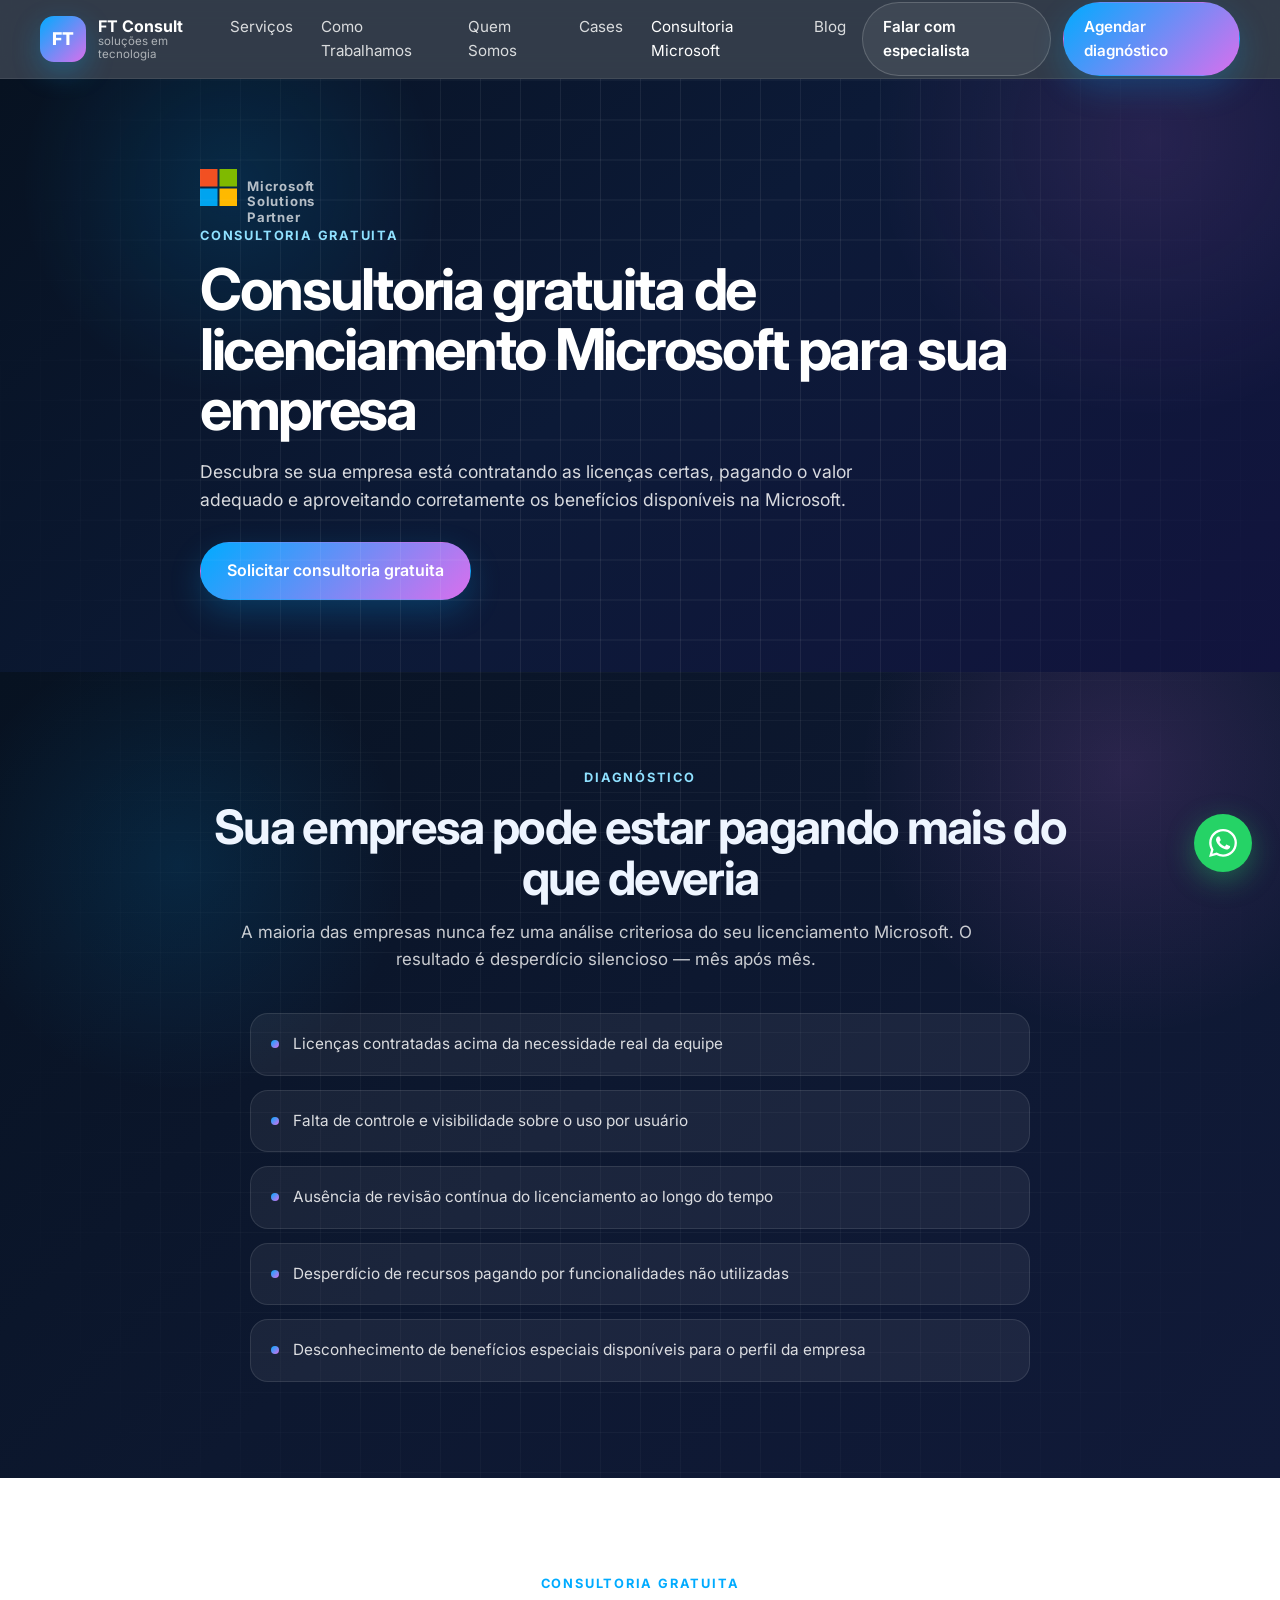
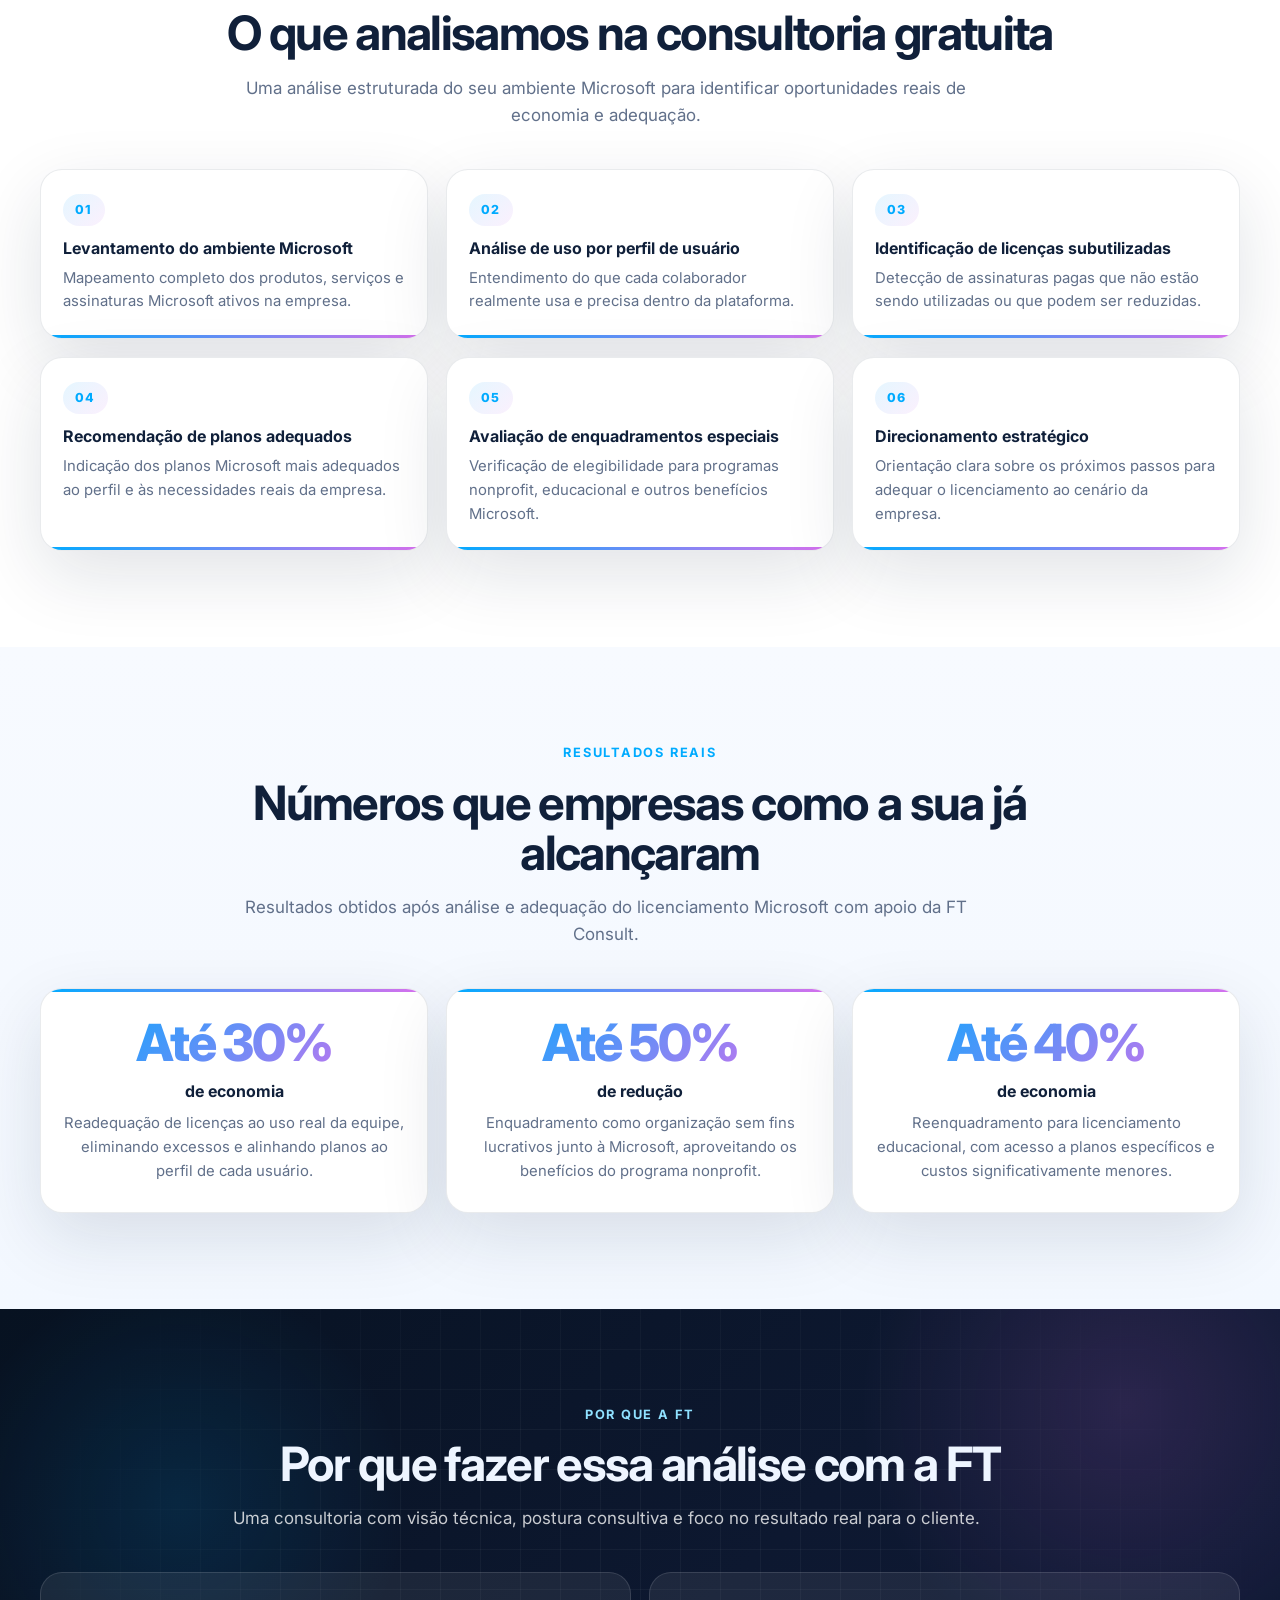
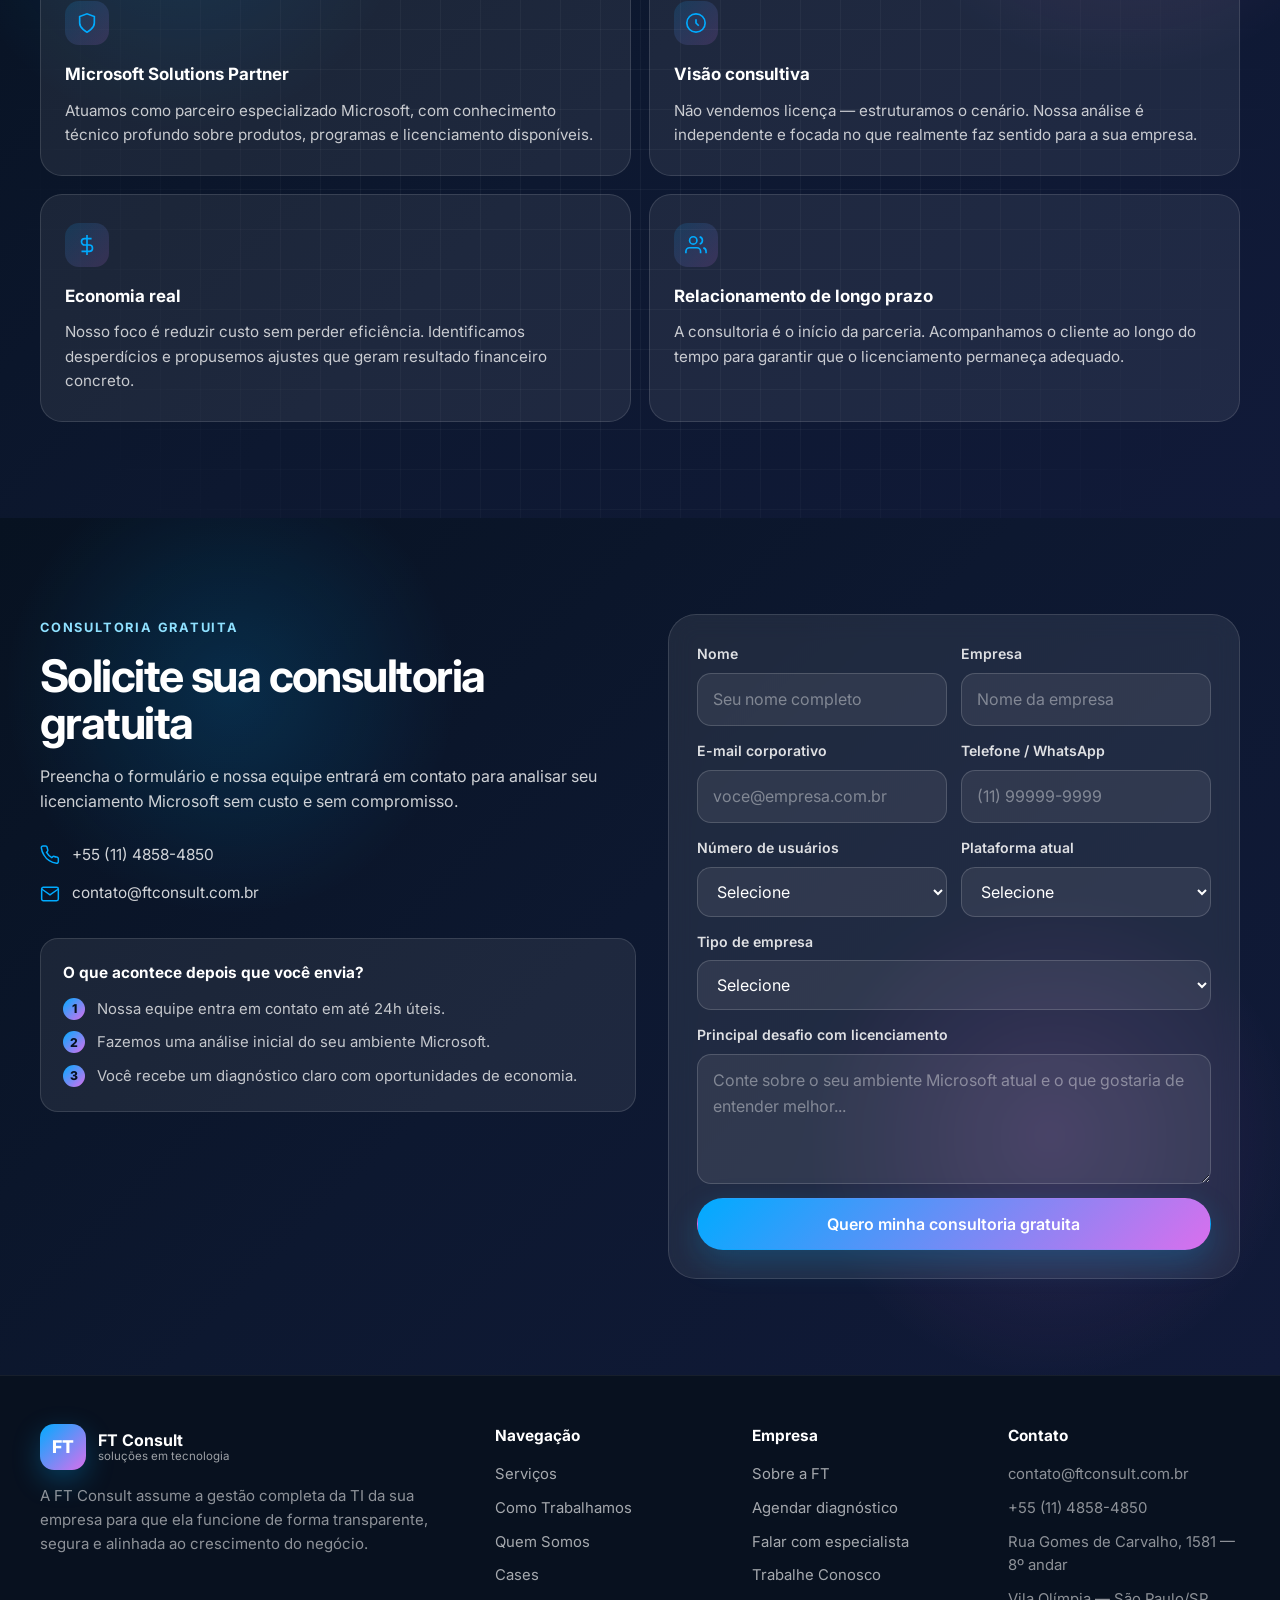
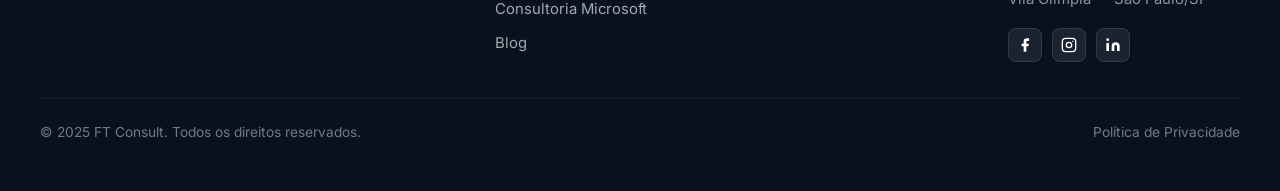
<file: consultoria-microsoft.html>
<!DOCTYPE html>
<html lang="pt-BR">
<head>
  <meta charset="UTF-8"/>
  <meta name="viewport" content="width=device-width, initial-scale=1.0"/>
  <title>Consultoria Gratuita de Licenciamento Microsoft — FT Consult</title>
  <meta name="description" content="A FT Consult analisa seu ambiente Microsoft, identifica oportunidades de economia e orienta o licenciamento ideal para sua empresa — com apoio de um Microsoft Solutions Partner."/>
  <link rel="preconnect" href="https://fonts.googleapis.com">
  <link rel="preconnect" href="https://fonts.gstatic.com" crossorigin>
  <link href="https://fonts.googleapis.com/css2?family=Inter:wght@300;400;500;600;700;800&display=swap" rel="stylesheet">
  <link rel="stylesheet" href="assets/css/style.css"/>
  <meta property="og:type" content="website"/>
  <meta property="og:url" content="https://ftconsult.com.br/consultoria-microsoft.html"/>
  <meta property="og:title" content="Consultoria Gratuita de Licenciamento Microsoft — FT Consult"/>
  <meta property="og:description" content="A FT Consult analisa seu ambiente Microsoft, identifica oportunidades de economia e orienta o licenciamento ideal para sua empresa."/>
  <meta property="og:image" content="https://ftconsult.com.br/assets/logo.svg"/>
  <meta property="og:site_name" content="FT Consult"/>
  <meta name="twitter:card" content="summary_large_image"/>
  <meta name="twitter:title" content="Consultoria Gratuita de Licenciamento Microsoft — FT Consult"/>
  <meta name="twitter:description" content="A FT Consult analisa seu ambiente Microsoft, identifica oportunidades de economia e orienta o licenciamento ideal para sua empresa."/>
  <link rel="icon" href="assets/logo.svg" type="image/svg+xml"/>
  <style>
    .ms-logo-inline { display:flex; gap:10px; align-items:center; margin-bottom:20px; }
    .page-hero-content .eyebrow { display:block; }
    .ms-logo-inline span { width:18px; height:18px; }
    .ms-badge {
      display:inline-flex; align-items:center; gap:8px;
      padding:8px 14px; border-radius:999px;
      background:rgba(0,164,239,.12); border:1px solid rgba(0,164,239,.28);
      color:#8fe1ff; font-size:.82rem; font-weight:700; letter-spacing:.06em;
      margin-bottom:18px;
    }
    .result-card {
      padding:28px 22px; border-radius:var(--radius); text-align:center;
      background:rgba(255,255,255,.07); border:1px solid rgba(255,255,255,.13);
      transition:transform .2s;
    }
    .result-card:hover { transform:translateY(-3px); }
    .result-number {
      display:block; font-size:clamp(2.4rem,5vw,3.8rem);
      font-weight:800; line-height:1; letter-spacing:-.04em; margin-bottom:10px;
      background:linear-gradient(135deg,var(--cyan),var(--violet));
      -webkit-background-clip:text; -webkit-text-fill-color:transparent; background-clip:text;
    }
    .result-label { font-size:.92rem; color:rgba(255,255,255,.74); line-height:1.4; }
    .ms-split { display:grid; grid-template-columns:1fr 1fr; gap:52px; align-items:center; }
    .ms-results-col { display:grid; gap:16px; }
    .pain-list { list-style:none; margin:0; padding:0; display:grid; gap:14px; }
    .pain-list li {
      display:flex; gap:14px; align-items:flex-start;
      padding:18px 20px; border-radius:18px;
      background:rgba(255,255,255,.06); border:1px solid rgba(255,255,255,.1);
      font-size:.96rem; color:rgba(255,255,255,.84);
    }
    .pain-bullet {
      flex-shrink:0; width:8px; height:8px; border-radius:999px; margin-top:8px;
      background:linear-gradient(135deg,var(--cyan),var(--violet));
    }
    .analysis-grid { display:grid; grid-template-columns:repeat(3,1fr); gap:18px; }
    .analysis-card {
      padding:24px 22px; border-radius:var(--radius);
      background:white; border:1px solid var(--line); box-shadow:var(--shadow);
      position:relative; overflow:hidden;
      transition:transform .2s, box-shadow .2s;
    }
    .analysis-card:hover { transform:translateY(-3px); box-shadow:0 32px 80px rgba(16,32,58,.15); }
    .analysis-card::before {
      content:""; position:absolute; left:0; right:0; bottom:0; height:3px;
      background:linear-gradient(90deg,var(--cyan),var(--violet));
    }
    .analysis-num {
      display:inline-flex; margin-bottom:12px;
      padding:6px 12px; border-radius:999px;
      background:linear-gradient(135deg,rgba(0,171,255,.1),rgba(217,111,237,.1));
      color:var(--cyan); font-size:.78rem; font-weight:800; letter-spacing:.1em;
    }
    .analysis-card h3 { margin:0 0 8px; font-size:1rem; line-height:1.3; }
    .analysis-card p { margin:0; color:var(--text-soft); font-size:.93rem; }
    .minicases-grid { display:grid; grid-template-columns:repeat(3,1fr); gap:18px; margin-top:36px; }
    .minicase-card {
      padding:28px 22px; border-radius:var(--radius); text-align:center;
      background:white; border:1px solid var(--line); box-shadow:var(--shadow);
      position:relative; overflow:hidden;
    }
    .minicase-card::before {
      content:""; position:absolute; left:0; right:0; top:0; height:3px;
      background:linear-gradient(90deg,var(--cyan),var(--violet));
    }
    .minicase-number {
      display:block; font-size:clamp(2.2rem,4vw,3.2rem); font-weight:800;
      line-height:1; letter-spacing:-.04em; margin-bottom:10px;
      background:linear-gradient(135deg,var(--cyan),var(--violet));
      -webkit-background-clip:text; -webkit-text-fill-color:transparent; background-clip:text;
    }
    .minicase-label { font-weight:700; color:var(--text); font-size:1rem; margin-bottom:8px; display:block; }
    .minicase-desc { color:var(--text-soft); font-size:.93rem; margin:0; }
    .diff-grid { display:grid; grid-template-columns:repeat(2,1fr); gap:18px; }
    .diff-card {
      padding:28px 24px; border-radius:var(--radius);
      background:rgba(255,255,255,.07); border:1px solid rgba(255,255,255,.12);
      transition:background .2s;
    }
    .diff-card:hover { background:rgba(255,255,255,.1); }
    .diff-card h3 { margin:0 0 10px; font-size:1.06rem; color:white; }
    .diff-card p { margin:0; color:rgba(255,255,255,.76); font-size:.95rem; }
    .diff-icon {
      width:44px; height:44px; border-radius:14px; margin-bottom:16px;
      display:grid; place-items:center;
      background:linear-gradient(135deg,rgba(0,171,255,.15),rgba(217,111,237,.15));
      color:var(--cyan);
    }
    .ms-form-section { padding:96px 0; }
    @media(max-width:860px){
      .ms-split { grid-template-columns:1fr; gap:36px; }
      .analysis-grid { grid-template-columns:1fr 1fr; }
      .minicases-grid { grid-template-columns:1fr; }
      .diff-grid { grid-template-columns:1fr; }
    }
    @media(max-width:600px){
      .analysis-grid { grid-template-columns:1fr; }
    }
  </style>
</head>
<body>

<!-- ═══ HEADER / NAVEGAÇÃO ═══ -->
<header class="site-header">
  <div class="container nav-wrap">
    <a href="index.html" class="brand" aria-label="FT Consult">
      <span class="brand-mark">FT</span>
      <span class="brand-copy"><strong>FT Consult</strong><small>soluções em tecnologia</small></span>
    </a>
    <nav class="nav desktop-nav" aria-label="Menu principal">
      <a href="servicos.html">Serviços</a>
      <a href="como-trabalhamos.html">Como Trabalhamos</a>
      <a href="quem-somos.html">Quem Somos</a>
      <a href="cases.html">Cases</a>
      <a href="consultoria-microsoft.html" class="active">Consultoria Microsoft</a>
      <a href="blog.html">Blog</a>
    </nav>
    <div class="nav-actions">
      <a href="contato.html" class="btn btn-outline desktop-only">Falar com especialista</a>
      <a href="contato.html" class="btn btn-primary">Agendar diagnóstico</a>
      <button class="hamburger" id="hamburger" aria-label="Menu" aria-expanded="false">
        <svg width="24" height="24" viewBox="0 0 24 24" fill="none" stroke="currentColor" stroke-width="2"><line x1="3" y1="6" x2="21" y2="6"/><line x1="3" y1="12" x2="21" y2="12"/><line x1="3" y1="18" x2="21" y2="18"/></svg>
      </button>
    </div>
  </div>
  <nav class="mobile-nav" id="mobile-nav" aria-label="Menu mobile">
    <a href="servicos.html">Serviços</a>
    <a href="como-trabalhamos.html">Como Trabalhamos</a>
    <a href="quem-somos.html">Quem Somos</a>
    <a href="cases.html">Cases</a>
    <a href="consultoria-microsoft.html">Consultoria Microsoft</a>
    <a href="blog.html">Blog</a>
    <a href="contato.html">Agendar diagnóstico</a>
  </nav>
</header>

<main>
  <!-- ═══ HERO ═══ -->
  <section class="page-hero">
    <div class="container page-hero-content" style="max-width:880px">
      <div class="ms-logo-inline" aria-label="Microsoft Solutions Partner">
        <svg width="37" height="37" viewBox="0 0 37 37" fill="none" aria-hidden="true">
          <rect width="17.5" height="17.5" fill="#F25022"/>
          <rect x="19.5" width="17.5" height="17.5" fill="#7FBA00"/>
          <rect y="19.5" width="17.5" height="17.5" fill="#00A4EF"/>
          <rect x="19.5" y="19.5" width="17.5" height="17.5" fill="#FFB900"/>
        </svg>
        <span style="font-size:.82rem;font-weight:700;letter-spacing:.06em;color:rgba(255,255,255,.7);line-height:1.2;">Microsoft<br>Solutions Partner</span>
      </div>
      <span class="eyebrow">Consultoria gratuita</span>
      <h1>Consultoria gratuita de licenciamento Microsoft para sua empresa</h1>
      <p>Descubra se sua empresa está contratando as licenças certas, pagando o valor adequado e aproveitando corretamente os benefícios disponíveis na Microsoft.</p>
      <a href="#formulario" class="btn btn-primary btn-lg">Solicitar consultoria gratuita</a>
    </div>
  </section>

  <!-- ═══ SEÇÃO PROBLEMA ═══ -->
  <section class="section section-dark">
    <div class="container section-intro narrow center">
      <span class="eyebrow center">Diagnóstico</span>
      <h2 class="section-title">Sua empresa pode estar pagando mais do que deveria</h2>
      <p class="section-subtitle" style="color:rgba(255,255,255,.78)">A maioria das empresas nunca fez uma análise criteriosa do seu licenciamento Microsoft. O resultado é desperdício silencioso — mês após mês.</p>
    </div>
    <div class="container" style="max-width:780px;margin:0 auto">
      <ul class="pain-list">
        <li><div class="pain-bullet"></div>Licenças contratadas acima da necessidade real da equipe</li>
        <li><div class="pain-bullet"></div>Falta de controle e visibilidade sobre o uso por usuário</li>
        <li><div class="pain-bullet"></div>Ausência de revisão contínua do licenciamento ao longo do tempo</li>
        <li><div class="pain-bullet"></div>Desperdício de recursos pagando por funcionalidades não utilizadas</li>
        <li><div class="pain-bullet"></div>Desconhecimento de benefícios especiais disponíveis para o perfil da empresa</li>
      </ul>
    </div>
  </section>

  <!-- ═══ O QUE FAZEMOS ═══ -->
  <section class="section section-white">
    <div class="container section-intro narrow center">
      <span class="eyebrow center">Consultoria gratuita</span>
      <h2 class="section-title">O que analisamos na consultoria gratuita</h2>
      <p class="section-subtitle">Uma análise estruturada do seu ambiente Microsoft para identificar oportunidades reais de economia e adequação.</p>
    </div>
    <div class="container analysis-grid">
      <div class="analysis-card">
        <span class="analysis-num">01</span>
        <h3>Levantamento do ambiente Microsoft</h3>
        <p>Mapeamento completo dos produtos, serviços e assinaturas Microsoft ativos na empresa.</p>
      </div>
      <div class="analysis-card">
        <span class="analysis-num">02</span>
        <h3>Análise de uso por perfil de usuário</h3>
        <p>Entendimento do que cada colaborador realmente usa e precisa dentro da plataforma.</p>
      </div>
      <div class="analysis-card">
        <span class="analysis-num">03</span>
        <h3>Identificação de licenças subutilizadas</h3>
        <p>Detecção de assinaturas pagas que não estão sendo utilizadas ou que podem ser reduzidas.</p>
      </div>
      <div class="analysis-card">
        <span class="analysis-num">04</span>
        <h3>Recomendação de planos adequados</h3>
        <p>Indicação dos planos Microsoft mais adequados ao perfil e às necessidades reais da empresa.</p>
      </div>
      <div class="analysis-card">
        <span class="analysis-num">05</span>
        <h3>Avaliação de enquadramentos especiais</h3>
        <p>Verificação de elegibilidade para programas nonprofit, educacional e outros benefícios Microsoft.</p>
      </div>
      <div class="analysis-card">
        <span class="analysis-num">06</span>
        <h3>Direcionamento estratégico</h3>
        <p>Orientação clara sobre os próximos passos para adequar o licenciamento ao cenário da empresa.</p>
      </div>
    </div>
  </section>

  <!-- ═══ CASES ═══ -->
  <section class="section section-soft">
    <div class="container section-intro narrow center">
      <span class="eyebrow center">Resultados reais</span>
      <h2 class="section-title">Números que empresas como a sua já alcançaram</h2>
      <p class="section-subtitle">Resultados obtidos após análise e adequação do licenciamento Microsoft com apoio da FT Consult.</p>
    </div>
    <div class="container minicases-grid">
      <div class="minicase-card">
        <span class="minicase-number">Até 30%</span>
        <span class="minicase-label">de economia</span>
        <p class="minicase-desc">Readequação de licenças ao uso real da equipe, eliminando excessos e alinhando planos ao perfil de cada usuário.</p>
      </div>
      <div class="minicase-card">
        <span class="minicase-number">Até 50%</span>
        <span class="minicase-label">de redução</span>
        <p class="minicase-desc">Enquadramento como organização sem fins lucrativos junto à Microsoft, aproveitando os benefícios do programa nonprofit.</p>
      </div>
      <div class="minicase-card">
        <span class="minicase-number">Até 40%</span>
        <span class="minicase-label">de economia</span>
        <p class="minicase-desc">Reenquadramento para licenciamento educacional, com acesso a planos específicos e custos significativamente menores.</p>
      </div>
    </div>
  </section>

  <!-- ═══ DIFERENCIAL ═══ -->
  <section class="section section-dark">
    <div class="container section-intro narrow center">
      <span class="eyebrow center">Por que a FT</span>
      <h2 class="section-title">Por que fazer essa análise com a FT</h2>
      <p class="section-subtitle" style="color:rgba(255,255,255,.78)">Uma consultoria com visão técnica, postura consultiva e foco no resultado real para o cliente.</p>
    </div>
    <div class="container diff-grid">
      <div class="diff-card">
        <div class="diff-icon">
          <svg width="22" height="22" fill="none" stroke="currentColor" stroke-width="1.8" viewBox="0 0 24 24"><path d="M12 22s8-4 8-10V5l-8-3-8 3v7c0 6 8 10 8 10z"/></svg>
        </div>
        <h3>Microsoft Solutions Partner</h3>
        <p>Atuamos como parceiro especializado Microsoft, com conhecimento técnico profundo sobre produtos, programas e licenciamento disponíveis.</p>
      </div>
      <div class="diff-card">
        <div class="diff-icon">
          <svg width="22" height="22" fill="none" stroke="currentColor" stroke-width="1.8" viewBox="0 0 24 24"><circle cx="12" cy="12" r="10"/><path d="M12 8v4l3 3"/></svg>
        </div>
        <h3>Visão consultiva</h3>
        <p>Não vendemos licença — estruturamos o cenário. Nossa análise é independente e focada no que realmente faz sentido para a sua empresa.</p>
      </div>
      <div class="diff-card">
        <div class="diff-icon">
          <svg width="22" height="22" fill="none" stroke="currentColor" stroke-width="1.8" viewBox="0 0 24 24"><line x1="12" y1="1" x2="12" y2="23"/><path d="M17 5H9.5a3.5 3.5 0 0 0 0 7h5a3.5 3.5 0 0 1 0 7H6"/></svg>
        </div>
        <h3>Economia real</h3>
        <p>Nosso foco é reduzir custo sem perder eficiência. Identificamos desperdícios e propusemos ajustes que geram resultado financeiro concreto.</p>
      </div>
      <div class="diff-card">
        <div class="diff-icon">
          <svg width="22" height="22" fill="none" stroke="currentColor" stroke-width="1.8" viewBox="0 0 24 24"><path d="M17 21v-2a4 4 0 0 0-4-4H5a4 4 0 0 0-4 4v2"/><circle cx="9" cy="7" r="4"/><path d="M23 21v-2a4 4 0 0 0-3-3.87"/><path d="M16 3.13a4 4 0 0 1 0 7.75"/></svg>
        </div>
        <h3>Relacionamento de longo prazo</h3>
        <p>A consultoria é o início da parceria. Acompanhamos o cliente ao longo do tempo para garantir que o licenciamento permaneça adequado.</p>
      </div>
    </div>
  </section>

  <!-- ═══ FORMULÁRIO ═══ -->
  <section class="section-contact ms-form-section" id="formulario">
    <div class="container contact-grid">
      <div>
        <span class="eyebrow">Consultoria gratuita</span>
        <h2 class="section-title" style="font-size:clamp(1.9rem,3.5vw,2.9rem);margin-bottom:16px">Solicite sua consultoria gratuita</h2>
        <p>Preencha o formulário e nossa equipe entrará em contato para analisar seu licenciamento Microsoft sem custo e sem compromisso.</p>

        <div class="contact-alt" style="margin-top:28px">
          <div class="contact-alt-item">
            <svg width="20" height="20" fill="none" stroke="currentColor" stroke-width="1.8" viewBox="0 0 24 24"><path d="M22 16.92v3a2 2 0 0 1-2.18 2 19.79 19.79 0 0 1-8.63-3.07A19.5 19.5 0 0 1 4.69 12 19.79 19.79 0 0 1 1.61 3.4 2 2 0 0 1 3.59 1.22h3a2 2 0 0 1 2 1.72c.127.96.361 1.903.7 2.81a2 2 0 0 1-.45 2.11L7.91 8.87a16 16 0 0 0 6.22 6.22l.96-.86a2 2 0 0 1 2.11-.45c.907.339 1.85.573 2.81.7A2 2 0 0 1 22 16.92z"/></svg>
            <span>+55 (11) 4858-4850</span>
          </div>
          <div class="contact-alt-item">
            <svg width="20" height="20" fill="none" stroke="currentColor" stroke-width="1.8" viewBox="0 0 24 24"><path d="M4 4h16c1.1 0 2 .9 2 2v12c0 1.1-.9 2-2 2H4c-1.1 0-2-.9-2-2V6c0-1.1.9-2 2-2z"/><polyline points="22,6 12,13 2,6"/></svg>
            <span>contato@ftconsult.com.br</span>
          </div>
        </div>

        <div style="margin-top:32px;padding:22px;border-radius:18px;background:rgba(255,255,255,.07);border:1px solid rgba(255,255,255,.12)">
          <p style="margin:0 0 12px;font-weight:700;color:white;font-size:.96rem">O que acontece depois que você envia?</p>
          <div style="display:grid;gap:10px">
            <div style="display:flex;gap:12px;align-items:flex-start;font-size:.93rem;color:rgba(255,255,255,.74)">
              <span style="flex-shrink:0;width:22px;height:22px;border-radius:999px;background:linear-gradient(135deg,var(--cyan),var(--violet));display:grid;place-items:center;font-size:.76rem;font-weight:800;color:#071221">1</span>
              Nossa equipe entra em contato em até 24h úteis.
            </div>
            <div style="display:flex;gap:12px;align-items:flex-start;font-size:.93rem;color:rgba(255,255,255,.74)">
              <span style="flex-shrink:0;width:22px;height:22px;border-radius:999px;background:linear-gradient(135deg,var(--cyan),var(--violet));display:grid;place-items:center;font-size:.76rem;font-weight:800;color:#071221">2</span>
              Fazemos uma análise inicial do seu ambiente Microsoft.
            </div>
            <div style="display:flex;gap:12px;align-items:flex-start;font-size:.93rem;color:rgba(255,255,255,.74)">
              <span style="flex-shrink:0;width:22px;height:22px;border-radius:999px;background:linear-gradient(135deg,var(--cyan),var(--violet));display:grid;place-items:center;font-size:.76rem;font-weight:800;color:#071221">3</span>
              Você recebe um diagnóstico claro com oportunidades de economia.
            </div>
          </div>
        </div>
      </div>

      <form class="contact-form" id="ms-contact-form" novalidate>
        <div id="ms-form-msg" class="form-msg"></div>
        <div class="form-grid">
          <div class="form-field">
            <label for="ms-nome">Nome</label>
            <input type="text" id="ms-nome" name="nome" placeholder="Seu nome completo" required/>
          </div>
          <div class="form-field">
            <label for="ms-empresa">Empresa</label>
            <input type="text" id="ms-empresa" name="empresa" placeholder="Nome da empresa" required/>
          </div>
          <div class="form-field">
            <label for="ms-email">E-mail corporativo</label>
            <input type="email" id="ms-email" name="email" placeholder="voce@empresa.com.br" required/>
          </div>
          <div class="form-field">
            <label for="ms-telefone">Telefone / WhatsApp</label>
            <input type="tel" id="ms-telefone" name="telefone" placeholder="(11) 99999-9999" required/>
          </div>
          <div class="form-field">
            <label for="ms-usuarios">Número de usuários</label>
            <select id="ms-usuarios" name="usuarios">
              <option value="">Selecione</option>
              <option>1 a 10</option>
              <option>11 a 30</option>
              <option>31 a 80</option>
              <option>81 a 200</option>
              <option>Mais de 200</option>
            </select>
          </div>
          <div class="form-field">
            <label for="ms-plataforma">Plataforma atual</label>
            <select id="ms-plataforma" name="plataforma">
              <option value="">Selecione</option>
              <option>Microsoft 365</option>
              <option>Google Workspace</option>
              <option>Outra</option>
            </select>
          </div>
          <div class="form-field full">
            <label for="ms-tipo">Tipo de empresa</label>
            <select id="ms-tipo" name="tipo_empresa">
              <option value="">Selecione</option>
              <option>Empresa privada</option>
              <option>Organização sem fins lucrativos</option>
              <option>Instituição de ensino</option>
              <option>Outro</option>
            </select>
          </div>
          <div class="form-field full">
            <label for="ms-desafio">Principal desafio com licenciamento</label>
            <textarea id="ms-desafio" name="desafio" rows="4" placeholder="Conte sobre o seu ambiente Microsoft atual e o que gostaria de entender melhor..."></textarea>
          </div>
        </div>
        <button type="submit" class="btn btn-primary btn-lg btn-full">Quero minha consultoria gratuita</button>
      </form>
    </div>
  </section>
</main>

<!-- ═══ FOOTER ═══ -->
<footer class="site-footer">
  <div class="container footer-grid">
    <div>
      <a href="index.html" class="brand footer-brand" aria-label="FT Consult">
        <span class="brand-mark">FT</span>
        <span class="brand-copy"><strong>FT Consult</strong><small>soluções em tecnologia</small></span>
      </a>
      <p class="footer-desc">A FT Consult assume a gestão completa da TI da sua empresa para que ela funcione de forma transparente, segura e alinhada ao crescimento do negócio.</p>
    </div>
    <div>
      <h4>Navegação</h4>
      <ul>
        <li><a href="servicos.html">Serviços</a></li>
        <li><a href="como-trabalhamos.html">Como Trabalhamos</a></li>
        <li><a href="quem-somos.html">Quem Somos</a></li>
        <li><a href="cases.html">Cases</a></li>
        <li><a href="consultoria-microsoft.html">Consultoria Microsoft</a></li>
        <li><a href="blog.html">Blog</a></li>
      </ul>
    </div>
    <div>
      <h4>Empresa</h4>
      <ul>
        <li><a href="quem-somos.html">Sobre a FT</a></li>
        <li><a href="contato.html">Agendar diagnóstico</a></li>
        <li><a href="contato.html">Falar com especialista</a></li>
        <li><a href="trabalhe-conosco.html">Trabalhe Conosco</a></li>
      </ul>
    </div>
    <div>
      <h4>Contato</h4>
      <ul>
        <li>contato@ftconsult.com.br</li>
        <li>+55 (11) 4858-4850</li>
        <li>Rua Gomes de Carvalho, 1581 — 8º andar</li>
        <li>Vila Olímpia — São Paulo/SP</li>
      </ul>
      <div class="footer-social">
        <a href="https://web.facebook.com/ftconsult" target="_blank" rel="noopener" aria-label="Facebook"><svg width="16" height="16" viewBox="0 0 24 24" fill="white"><path d="M18 2h-3a5 5 0 0 0-5 5v3H7v4h3v8h4v-8h3l1-4h-4V7a1 1 0 0 1 1-1h3z"/></svg></a>
        <a href="https://www.instagram.com/ftconsult_/" target="_blank" rel="noopener" aria-label="Instagram"><svg width="16" height="16" viewBox="0 0 24 24" fill="none" stroke="white" stroke-width="2"><rect x="2" y="2" width="20" height="20" rx="5"/><circle cx="12" cy="12" r="4"/><circle cx="17.5" cy="6.5" r="1" fill="white" stroke="none"/></svg></a>
        <a href="https://www.linkedin.com/company/ft-consult/" target="_blank" rel="noopener" aria-label="LinkedIn"><svg width="16" height="16" viewBox="0 0 24 24" fill="white"><path d="M16 8a6 6 0 0 1 6 6v7h-4v-7a2 2 0 0 0-2-2 2 2 0 0 0-2 2v7h-4v-7a6 6 0 0 1 6-6z"/><rect x="2" y="9" width="4" height="12"/><circle cx="4" cy="4" r="2"/></svg></a>
      </div>
    </div>
  </div>
  <div class="container footer-bottom">
    <span>© 2025 FT Consult. Todos os direitos reservados.</span>
    <span><a href="#">Política de Privacidade</a></span>
  </div>
</footer>

<!-- ═══ BOTÃO WHATSAPP FLUTUANTE ═══ -->
<a href="https://wa.me/5511973911674" class="whatsapp-btn" target="_blank" rel="noopener" aria-label="Falar no WhatsApp">
  <svg width="28" height="28" viewBox="0 0 24 24" fill="white"><path d="M17.472 14.382c-.297-.149-1.758-.867-2.03-.967-.273-.099-.471-.148-.67.15-.197.297-.767.966-.94 1.164-.173.199-.347.223-.644.075-.297-.15-1.255-.463-2.39-1.475-.883-.788-1.48-1.761-1.653-2.059-.173-.297-.018-.458.13-.606.134-.133.298-.347.446-.52.149-.174.198-.298.298-.497.099-.198.05-.371-.025-.52-.075-.149-.669-1.612-.916-2.207-.242-.579-.487-.5-.669-.51-.173-.008-.371-.01-.57-.01-.198 0-.52.074-.792.372-.272.297-1.04 1.016-1.04 2.479 0 1.462 1.065 2.875 1.213 3.074.149.198 2.096 3.2 5.077 4.487.709.306 1.262.489 1.694.625.712.227 1.36.195 1.871.118.571-.085 1.758-.719 2.006-1.413.248-.694.248-1.289.173-1.413-.074-.124-.272-.198-.57-.347m-5.421 7.403h-.004a9.87 9.87 0 0 1-5.031-1.378l-.361-.214-3.741.982.998-3.648-.235-.374a9.86 9.86 0 0 1-1.51-5.26c.001-5.45 4.436-9.884 9.888-9.884 2.64 0 5.122 1.03 6.988 2.898a9.825 9.825 0 0 1 2.893 6.994c-.003 5.45-4.437 9.884-9.885 9.884m8.413-18.297A11.815 11.815 0 0 0 12.05 0C5.495 0 .16 5.335.157 11.892c0 2.096.547 4.142 1.588 5.945L.057 24l6.305-1.654a11.882 11.882 0 0 0 5.683 1.448h.005c6.554 0 11.89-5.335 11.893-11.893a11.821 11.821 0 0 0-3.48-8.413Z"/></svg>
</a>

<script>
  // Form submission
  (function() {
    var form = document.getElementById('ms-contact-form');
    var msg = document.getElementById('ms-form-msg');
    if (!form) return;
    form.addEventListener('submit', function(e) {
      e.preventDefault();
      var data = {};
      new FormData(form).forEach(function(v, k) { data[k] = v; });
      data.origem = 'consultoria-microsoft';
      fetch('/api/contato', {
        method: 'POST',
        headers: { 'Content-Type': 'application/json' },
        body: JSON.stringify(data)
      }).then(function(r) {
        if (r.ok) { window.location.href = '/obrigado.html'; }
        else { throw new Error('Erro'); }
      }).catch(function() {
        msg.textContent = 'Ocorreu um erro. Por favor, tente novamente ou entre em contato pelo WhatsApp.';
        msg.className = 'form-msg error';
        msg.style.display = 'block';
      });
    });
  })();
</script>
<script src="assets/js/main.js"></script>
</body>
</html>
</file>
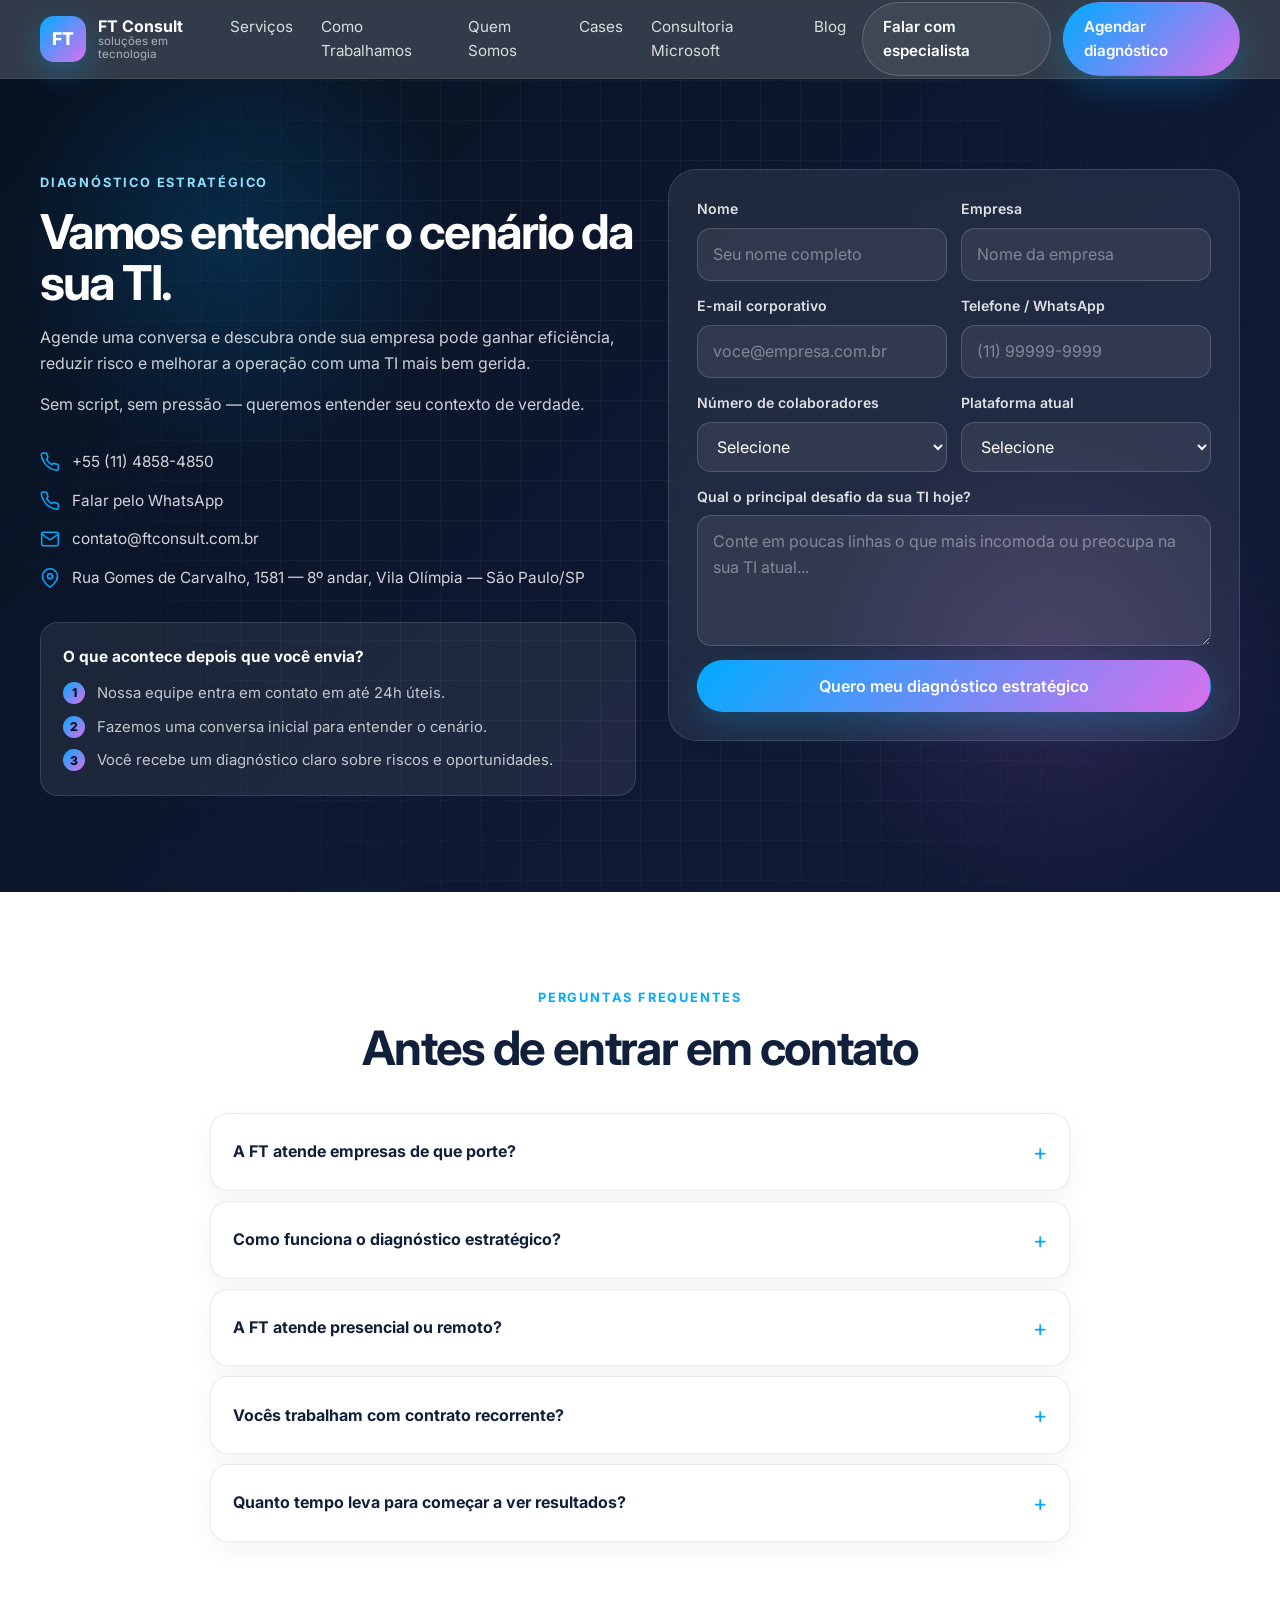
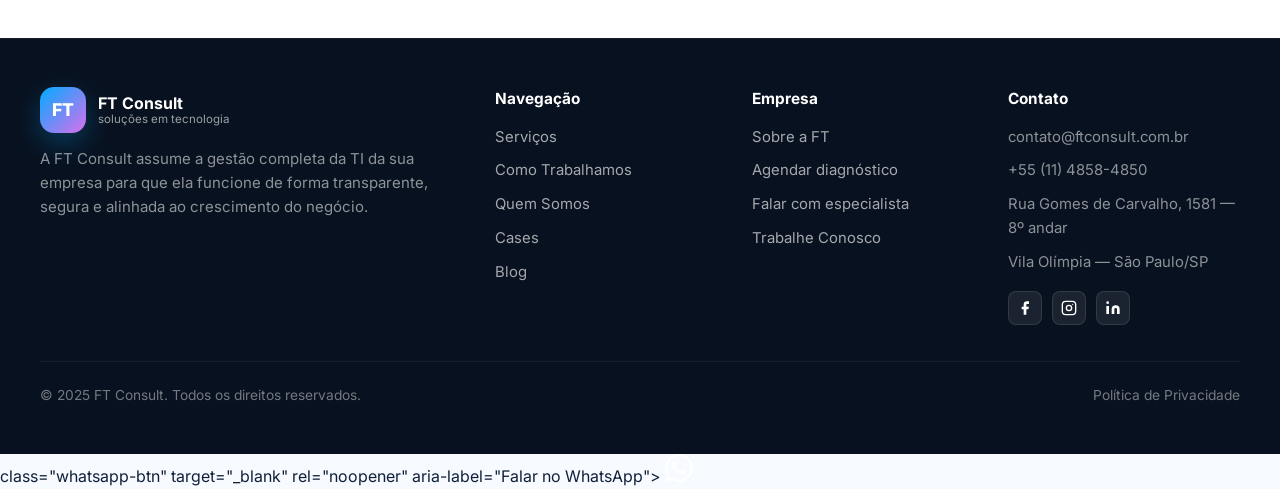
<file: contato.html>
<!DOCTYPE html>
<html lang="pt-BR">
<head>
  <meta charset="UTF-8"/>
  <meta name="viewport" content="width=device-width, initial-scale=1.0"/>
  <title>Agendar Diagnóstico — FT Consult</title>
  <meta name="description" content="Agende um diagnóstico estratégico gratuito com a FT Consult e descubra onde sua TI pode ganhar eficiência, segurança e previsibilidade."/>
  <link rel="preconnect" href="https://fonts.googleapis.com">
  <link rel="preconnect" href="https://fonts.gstatic.com" crossorigin>
  <link href="https://fonts.googleapis.com/css2?family=Inter:wght@300;400;500;600;700;800&display=swap" rel="stylesheet">
  <link rel="stylesheet" href="assets/css/style.css"/>
  <meta property="og:type" content="website"/>
  <meta property="og:url" content="https://ftconsult.com.br/contato.html"/>
  <meta property="og:title" content="Agendar Diagnóstico — FT Consult"/>
  <meta property="og:description" content="Agende um diagnóstico estratégico gratuito com a FT Consult e descubra onde sua TI pode ganhar eficiência, segurança e previsibilidade."/>
  <meta property="og:image" content="https://ftconsult.com.br/assets/logo.svg"/>
  <meta property="og:site_name" content="FT Consult"/>
  <meta name="twitter:card" content="summary_large_image"/>
  <meta name="twitter:title" content="Agendar Diagnóstico — FT Consult"/>
  <meta name="twitter:description" content="Agende um diagnóstico estratégico gratuito com a FT Consult e descubra onde sua TI pode ganhar eficiência, segurança e previsibilidade."/>
  <link rel="icon" href="assets/logo.svg" type="image/svg+xml"/>
</head>
<body>

<!-- ═══ HEADER / NAVEGAÇÃO ═══ -->
<header class="site-header">
  <div class="container nav-wrap">
    <a href="index.html" class="brand"><span class="brand-mark">FT</span><span class="brand-copy"><strong>FT Consult</strong><small>soluções em tecnologia</small></span></a>
    <nav class="nav desktop-nav">
      <a href="servicos.html">Serviços</a><a href="como-trabalhamos.html">Como Trabalhamos</a><a href="quem-somos.html">Quem Somos</a><a href="cases.html">Cases</a><a href="consultoria-microsoft.html">Consultoria Microsoft</a><a href="blog.html">Blog</a>
    </nav>
    <div class="nav-actions">
      <a href="contato.html" class="btn btn-outline desktop-only">Falar com especialista</a>
      <a href="contato.html" class="btn btn-primary">Agendar diagnóstico</a>
      <button class="hamburger" id="hamburger" aria-label="Menu" aria-expanded="false"><svg width="24" height="24" viewBox="0 0 24 24" fill="none" stroke="currentColor" stroke-width="2"><line x1="3" y1="6" x2="21" y2="6"/><line x1="3" y1="12" x2="21" y2="12"/><line x1="3" y1="18" x2="21" y2="18"/></svg></button>
    </div>
  </div>
  <nav class="mobile-nav" id="mobile-nav">
    <a href="servicos.html">Serviços</a><a href="como-trabalhamos.html">Como Trabalhamos</a><a href="quem-somos.html">Quem Somos</a><a href="cases.html">Cases</a><a href="consultoria-microsoft.html">Consultoria Microsoft</a><a href="blog.html">Blog</a><a href="contato.html">Agendar diagnóstico</a>
  </nav>
</header>

<main>
  <!-- ═══ FORMULÁRIO DE CONTATO + INFO LATERAL ═══ -->
<section class="section-contact" style="padding-top:90px;padding-bottom:96px">
    <div class="container contact-grid">
      <div>
        <span class="eyebrow">Diagnóstico estratégico</span>
        <h1 style="margin:0 0 16px;font-size:clamp(2rem,4vw,3rem);line-height:1.06;letter-spacing:-.04em">Vamos entender o cenário da sua TI.</h1>
        <p>Agende uma conversa e descubra onde sua empresa pode ganhar eficiência, reduzir risco e melhorar a operação com uma TI mais bem gerida.</p>
        <p>Sem script, sem pressão — queremos entender seu contexto de verdade.</p>

        <div class="contact-alt">
          <div class="contact-alt-item">
            <svg width="20" height="20" fill="none" stroke="currentColor" stroke-width="1.8" viewBox="0 0 24 24"><path d="M22 16.92v3a2 2 0 0 1-2.18 2 19.79 19.79 0 0 1-8.63-3.07A19.5 19.5 0 0 1 4.69 12 19.79 19.79 0 0 1 1.61 3.4 2 2 0 0 1 3.59 1.22h3a2 2 0 0 1 2 1.72c.127.96.361 1.903.7 2.81a2 2 0 0 1-.45 2.11L7.91 8.87a16 16 0 0 0 6.22 6.22l.96-.86a2 2 0 0 1 2.11-.45c.907.339 1.85.573 2.81.7A2 2 0 0 1 22 16.92z"/></svg>
            <span>+55 (11) 4858-4850</span>
          </div>
          <div class="contact-alt-item">
            <svg width="20" height="20" fill="none" stroke="currentColor" stroke-width="1.8" viewBox="0 0 24 24"><path d="M22 16.92v3a2 2 0 0 1-2.18 2 19.79 19.79 0 0 1-8.63-3.07A19.5 19.5 0 0 1 4.69 12 19.79 19.79 0 0 1 1.61 3.4 2 2 0 0 1 3.59 1.22h3a2 2 0 0 1 2 1.72c.127.96.361 1.903.7 2.81a2 2 0 0 1-.45 2.11L7.91 8.87a16 16 0 0 0 6.22 6.22l.96-.86a2 2 0 0 1 2.11-.45c.907.339 1.85.573 2.81.7A2 2 0 0 1 22 16.92z"/></svg>
            <span>Falar pelo WhatsApp</span>
          </div>
          <div class="contact-alt-item">
            <svg width="20" height="20" fill="none" stroke="currentColor" stroke-width="1.8" viewBox="0 0 24 24"><path d="M4 4h16c1.1 0 2 .9 2 2v12c0 1.1-.9 2-2 2H4c-1.1 0-2-.9-2-2V6c0-1.1.9-2 2-2z"/><polyline points="22,6 12,13 2,6"/></svg>
            <span>contato@ftconsult.com.br</span>
          </div>
          <div class="contact-alt-item">
            <svg width="20" height="20" fill="none" stroke="currentColor" stroke-width="1.8" viewBox="0 0 24 24"><path d="M21 10c0 7-9 13-9 13s-9-6-9-13a9 9 0 0 1 18 0z"/><circle cx="12" cy="10" r="3"/></svg>
            <span>Rua Gomes de Carvalho, 1581 — 8º andar, Vila Olímpia — São Paulo/SP</span>
          </div>
        </div>

        <div style="margin-top:32px;padding:22px;border-radius:18px;background:rgba(255,255,255,.07);border:1px solid rgba(255,255,255,.12)">
          <p style="margin:0 0 12px;font-weight:700;color:white;font-size:.96rem">O que acontece depois que você envia?</p>
          <div style="display:grid;gap:10px">
            <div style="display:flex;gap:12px;align-items:flex-start;font-size:.93rem;color:rgba(255,255,255,.74)">
              <span style="flex-shrink:0;width:22px;height:22px;border-radius:999px;background:linear-gradient(135deg,var(--cyan),var(--violet));display:grid;place-items:center;font-size:.76rem;font-weight:800;color:#071221">1</span>
              Nossa equipe entra em contato em até 24h úteis.
            </div>
            <div style="display:flex;gap:12px;align-items:flex-start;font-size:.93rem;color:rgba(255,255,255,.74)">
              <span style="flex-shrink:0;width:22px;height:22px;border-radius:999px;background:linear-gradient(135deg,var(--cyan),var(--violet));display:grid;place-items:center;font-size:.76rem;font-weight:800;color:#071221">2</span>
              Fazemos uma conversa inicial para entender o cenário.
            </div>
            <div style="display:flex;gap:12px;align-items:flex-start;font-size:.93rem;color:rgba(255,255,255,.74)">
              <span style="flex-shrink:0;width:22px;height:22px;border-radius:999px;background:linear-gradient(135deg,var(--cyan),var(--violet));display:grid;place-items:center;font-size:.76rem;font-weight:800;color:#071221">3</span>
              Você recebe um diagnóstico claro sobre riscos e oportunidades.
            </div>
          </div>
        </div>
      </div>

      <form class="contact-form" id="contact-form" novalidate>
        <div id="form-msg" class="form-msg"></div>
        <div class="form-grid">
          <div class="form-field">
            <label for="nome">Nome</label>
            <input type="text" id="nome" name="nome" placeholder="Seu nome completo" required/>
          </div>
          <div class="form-field">
            <label for="empresa">Empresa</label>
            <input type="text" id="empresa" name="empresa" placeholder="Nome da empresa" required/>
          </div>
          <div class="form-field">
            <label for="email">E-mail corporativo</label>
            <input type="email" id="email" name="email" placeholder="voce@empresa.com.br" required/>
          </div>
          <div class="form-field">
            <label for="telefone">Telefone / WhatsApp</label>
            <input type="tel" id="telefone" name="telefone" placeholder="(11) 99999-9999" required/>
          </div>
          <div class="form-field">
            <label for="usuarios">Número de colaboradores</label>
            <select id="usuarios" name="usuarios">
              <option value="">Selecione</option>
              <option>1 a 10</option>
              <option>11 a 30</option>
              <option>31 a 80</option>
              <option>81 a 200</option>
              <option>Mais de 200</option>
            </select>
          </div>
          <div class="form-field">
            <label for="plataforma">Plataforma atual</label>
            <select id="plataforma" name="plataforma">
              <option value="">Selecione</option>
              <option>Microsoft 365 (quero revisar meu licenciamento)</option>
              <option>Microsoft 365</option>
              <option>Google Workspace</option>
              <option>Outra / Não sei</option>
              <option>Sem plataforma definida</option>
            </select>
          </div>
          <div class="form-field full">
            <label for="desafio">Qual o principal desafio da sua TI hoje?</label>
            <textarea id="desafio" name="desafio" rows="4" placeholder="Conte em poucas linhas o que mais incomoda ou preocupa na sua TI atual..."></textarea>
          </div>
        </div>
        <button type="submit" class="btn btn-primary btn-lg btn-full">Quero meu diagnóstico estratégico</button>
      </form>
    </div>
  </section>

  <!-- ═══ FAQ ═══ -->
<section class="section section-white">
    <div class="container section-intro narrow center">
      <span class="eyebrow center">Perguntas frequentes</span>
      <h2 class="section-title">Antes de entrar em contato</h2>
    </div>
    <div class="container narrow faq-list">
      <details><summary>A FT atende empresas de que porte?</summary><p>Atendemos principalmente pequenas e médias empresas que dependem de tecnologia no dia a dia e precisam de mais organização, segurança e previsibilidade sem montar um departamento interno completo.</p></details>
      <details><summary>Como funciona o diagnóstico estratégico?</summary><p>O diagnóstico é uma conversa estruturada onde entendemos o ambiente atual, identificamos riscos, gargalos, desperdícios e oportunidades de melhoria. É sem custo e sem compromisso — o objetivo é entender se existe sinergia entre o que vocês precisam e o que a FT entrega.</p></details>
      <details><summary>A FT atende presencial ou remoto?</summary><p>Atuamos de forma híbrida. Grande parte das demandas é resolvida remotamente com agilidade, e atendimentos presenciais entram sempre que o contexto exige e for viável.</p></details>
      <details><summary>Vocês trabalham com contrato recorrente?</summary><p>Sim. Nosso modelo é baseado em acompanhamento contínuo para garantir previsibilidade, segurança e evolução da tecnologia ao longo do tempo. Também realizamos projetos pontuais conforme a necessidade.</p></details>
      <details><summary>Quanto tempo leva para começar a ver resultados?</summary><p>Depende do cenário. Em geral, os primeiros resultados aparecem logo nas etapas de diagnóstico e estruturação — quando já começamos a organizar, reduzir riscos e eliminar desperdícios. Resultados de médio prazo aparecem na gestão contínua.</p></details>
    </div>
  </section>
</main>

<!-- ═══ FOOTER ═══ -->
<footer class="site-footer">
  <div class="container footer-grid">
    <div><a href="index.html" class="brand footer-brand"><span class="brand-mark">FT</span><span class="brand-copy"><strong>FT Consult</strong><small>soluções em tecnologia</small></span></a><p class="footer-desc">A FT Consult assume a gestão completa da TI da sua empresa para que ela funcione de forma transparente, segura e alinhada ao crescimento do negócio.</p></div>
    <div><h4>Navegação</h4><ul><li><a href="servicos.html">Serviços</a></li><li><a href="como-trabalhamos.html">Como Trabalhamos</a></li><li><a href="quem-somos.html">Quem Somos</a></li><li><a href="cases.html">Cases</a></li><li><a href="blog.html">Blog</a></li></ul></div>
    <div><h4>Empresa</h4><ul><li><a href="quem-somos.html">Sobre a FT</a></li><li><a href="contato.html">Agendar diagnóstico</a></li><li><a href="contato.html">Falar com especialista</a></li><li><a href="trabalhe-conosco.html">Trabalhe Conosco</a></li></ul></div>
    <div><h4>Contato</h4><ul><li>contato@ftconsult.com.br</li><li>+55 (11) 4858-4850</li><li>Rua Gomes de Carvalho, 1581 — 8º andar</li><li>Vila Olímpia — São Paulo/SP</li></ul><div class="footer-social"><a href="https://web.facebook.com/ftconsult" target="_blank" rel="noopener" aria-label="Facebook"><svg width="16" height="16" viewBox="0 0 24 24" fill="white"><path d="M18 2h-3a5 5 0 0 0-5 5v3H7v4h3v8h4v-8h3l1-4h-4V7a1 1 0 0 1 1-1h3z"/></svg></a><a href="https://www.instagram.com/ftconsult_/" target="_blank" rel="noopener" aria-label="Instagram"><svg width="16" height="16" viewBox="0 0 24 24" fill="none" stroke="white" stroke-width="2"><rect x="2" y="2" width="20" height="20" rx="5"/><circle cx="12" cy="12" r="4"/><circle cx="17.5" cy="6.5" r="1" fill="white" stroke="none"/></svg></a><a href="https://www.linkedin.com/company/ft-consult/" target="_blank" rel="noopener" aria-label="LinkedIn"><svg width="16" height="16" viewBox="0 0 24 24" fill="white"><path d="M16 8a6 6 0 0 1 6 6v7h-4v-7a2 2 0 0 0-2-2 2 2 0 0 0-2 2v7h-4v-7a6 6 0 0 1 6-6z"/><rect x="2" y="9" width="4" height="12"/><circle cx="4" cy="4" r="2"/></svg></a></div></div>
  </div>
  <div class="container footer-bottom"><span>© 2025 FT Consult. Todos os direitos reservados.</span><span><a href="#">Política de Privacidade</a></span></div>
</footer>
  <a href="https://wa.me/5511973911674" <!-- ═══ BOTÃO WHATSAPP FLUTUANTE ═══ -->
class="whatsapp-btn" target="_blank" rel="noopener" aria-label="Falar no WhatsApp">
    <svg width="28" height="28" viewBox="0 0 24 24" fill="white"><path d="M17.472 14.382c-.297-.149-1.758-.867-2.03-.967-.273-.099-.471-.148-.67.15-.197.297-.767.966-.94 1.164-.173.199-.347.223-.644.075-.297-.15-1.255-.463-2.39-1.475-.883-.788-1.48-1.761-1.653-2.059-.173-.297-.018-.458.13-.606.134-.133.298-.347.446-.52.149-.174.198-.298.298-.497.099-.198.05-.371-.025-.52-.075-.149-.669-1.612-.916-2.207-.242-.579-.487-.5-.669-.51-.173-.008-.371-.01-.57-.01-.198 0-.52.074-.792.372-.272.297-1.04 1.016-1.04 2.479 0 1.462 1.065 2.875 1.213 3.074.149.198 2.096 3.2 5.077 4.487.709.306 1.262.489 1.694.625.712.227 1.36.195 1.871.118.571-.085 1.758-.719 2.006-1.413.248-.694.248-1.289.173-1.413-.074-.124-.272-.198-.57-.347m-5.421 7.403h-.004a9.87 9.87 0 0 1-5.031-1.378l-.361-.214-3.741.982.998-3.648-.235-.374a9.86 9.86 0 0 1-1.51-5.26c.001-5.45 4.436-9.884 9.888-9.884 2.64 0 5.122 1.03 6.988 2.898a9.825 9.825 0 0 1 2.893 6.994c-.003 5.45-4.437 9.884-9.885 9.884m8.413-18.297A11.815 11.815 0 0 0 12.05 0C5.495 0 .16 5.335.157 11.892c0 2.096.547 4.142 1.588 5.945L.057 24l6.305-1.654a11.882 11.882 0 0 0 5.683 1.448h.005c6.554 0 11.89-5.335 11.893-11.893a11.821 11.821 0 0 0-3.48-8.413Z"/></svg>
  </a>
<script src="assets/js/main.js"></script>
</body>
</html>
</file>
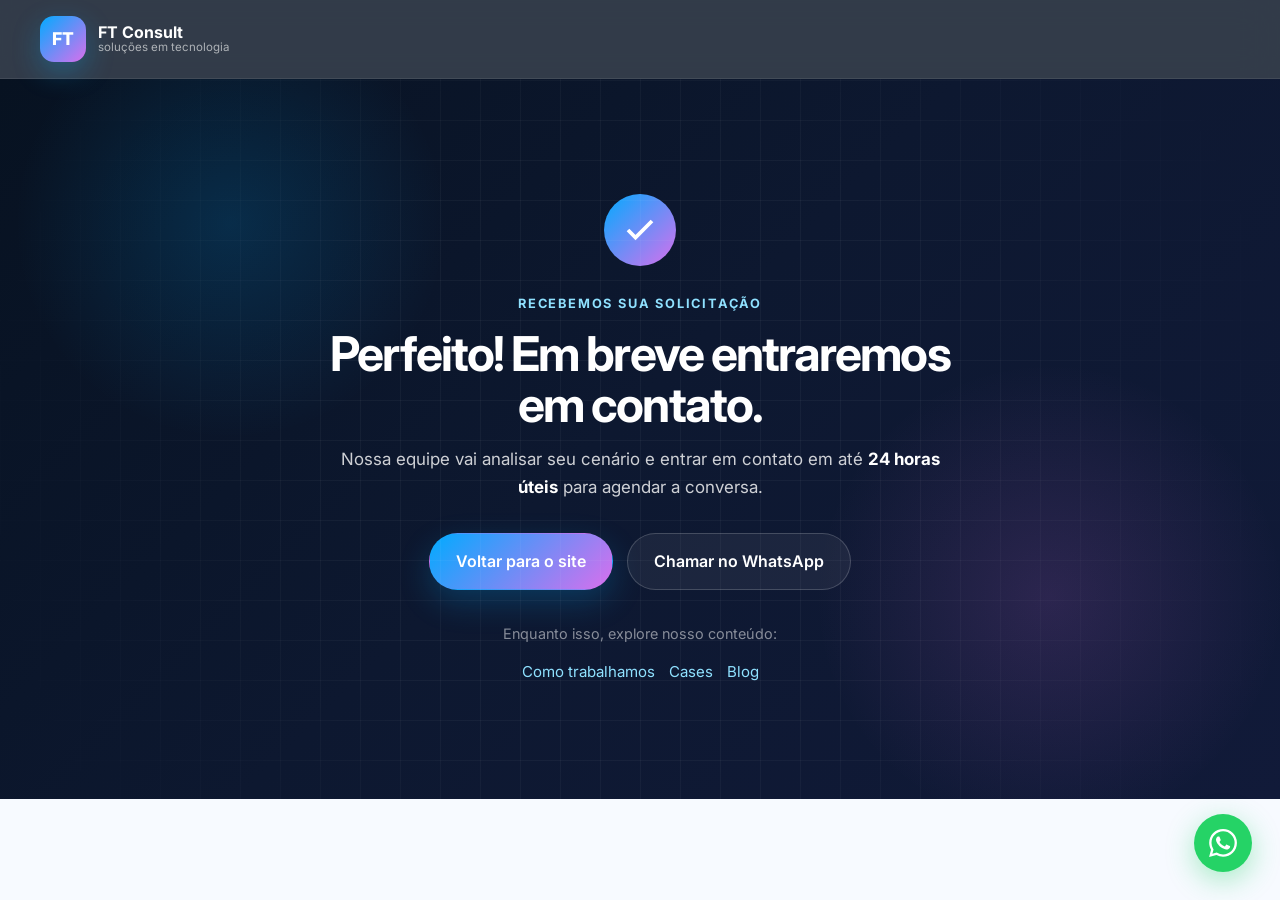
<file: obrigado.html>
<!DOCTYPE html>
<html lang="pt-BR">
<head>
  <meta charset="UTF-8"/>
  <meta name="viewport" content="width=device-width, initial-scale=1.0"/>
  <title>Solicitação recebida — FT Consult</title>
  <meta name="robots" content="noindex"/>
  <link rel="preconnect" href="https://fonts.googleapis.com">
  <link rel="preconnect" href="https://fonts.gstatic.com" crossorigin>
  <link href="https://fonts.googleapis.com/css2?family=Inter:wght@300;400;500;600;700;800&display=swap" rel="stylesheet">
  <link rel="stylesheet" href="assets/css/style.css"/>
  <link rel="icon" href="assets/logo.svg" type="image/svg+xml"/>
</head>
<body>

<header class="site-header">
  <div class="container nav-wrap">
    <a href="index.html" class="brand">
      <span class="brand-mark">FT</span>
      <span class="brand-copy"><strong>FT Consult</strong><small>soluções em tecnologia</small></span>
    </a>
  </div>
</header>

<main>
  <section class="section-contact" style="min-height:80vh;display:flex;align-items:center;padding:80px 0">
    <div class="container" style="text-align:center;max-width:640px;margin:0 auto">
      <div style="width:72px;height:72px;border-radius:999px;background:linear-gradient(135deg,var(--cyan),var(--violet));display:grid;place-items:center;margin:0 auto 28px">
        <svg width="36" height="36" fill="none" stroke="white" stroke-width="2.5" viewBox="0 0 24 24"><polyline points="20 6 9 17 4 12"/></svg>
      </div>
      <span class="eyebrow center">Recebemos sua solicitação</span>
      <h1 style="margin:0 0 16px;font-size:clamp(2rem,4vw,3rem);line-height:1.06;letter-spacing:-.04em">Perfeito! Em breve entraremos em contato.</h1>
      <p style="color:rgba(255,255,255,.8);font-size:1.06rem;margin:0 0 32px">Nossa equipe vai analisar seu cenário e entrar em contato em até <strong style="color:white">24 horas úteis</strong> para agendar a conversa.</p>
      <div style="display:flex;gap:14px;justify-content:center;flex-wrap:wrap">
        <a href="index.html" class="btn btn-primary btn-lg">Voltar para o site</a>
        <a href="https://wa.me/5511973911674" class="btn btn-outline btn-lg" target="_blank" rel="noopener">Chamar no WhatsApp</a>
      </div>
      <p style="margin-top:32px;color:rgba(255,255,255,.5);font-size:.9rem">Enquanto isso, explore nosso conteúdo:</p>
      <div style="display:flex;gap:14px;justify-content:center;flex-wrap:wrap;margin-top:12px">
        <a href="como-trabalhamos.html" style="color:var(--cyan-soft);font-size:.94rem">Como trabalhamos</a>
        <a href="cases.html" style="color:var(--cyan-soft);font-size:.94rem">Cases</a>
        <a href="blog.html" style="color:var(--cyan-soft);font-size:.94rem">Blog</a>
      </div>
    </div>
  </section>
</main>

<a href="https://wa.me/5511973911674" class="whatsapp-btn" target="_blank" rel="noopener" aria-label="Falar no WhatsApp">
  <svg width="28" height="28" viewBox="0 0 24 24" fill="white"><path d="M17.472 14.382c-.297-.149-1.758-.867-2.03-.967-.273-.099-.471-.148-.67.15-.197.297-.767.966-.94 1.164-.173.199-.347.223-.644.075-.297-.15-1.255-.463-2.39-1.475-.883-.788-1.48-1.761-1.653-2.059-.173-.297-.018-.458.13-.606.134-.133.298-.347.446-.52.149-.174.198-.298.298-.497.099-.198.05-.371-.025-.52-.075-.149-.669-1.612-.916-2.207-.242-.579-.487-.5-.669-.51-.173-.008-.371-.01-.57-.01-.198 0-.52.074-.792.372-.272.297-1.04 1.016-1.04 2.479 0 1.462 1.065 2.875 1.213 3.074.149.198 2.096 3.2 5.077 4.487.709.306 1.262.489 1.694.625.712.227 1.36.195 1.871.118.571-.085 1.758-.719 2.006-1.413.248-.694.248-1.289.173-1.413-.074-.124-.272-.198-.57-.347m-5.421 7.403h-.004a9.87 9.87 0 0 1-5.031-1.378l-.361-.214-3.741.982.998-3.648-.235-.374a9.86 9.86 0 0 1-1.51-5.26c.001-5.45 4.436-9.884 9.888-9.884 2.64 0 5.122 1.03 6.988 2.898a9.825 9.825 0 0 1 2.893 6.994c-.003 5.45-4.437 9.884-9.885 9.884m8.413-18.297A11.815 11.815 0 0 0 12.05 0C5.495 0 .16 5.335.157 11.892c0 2.096.547 4.142 1.588 5.945L.057 24l6.305-1.654a11.882 11.882 0 0 0 5.683 1.448h.005c6.554 0 11.89-5.335 11.893-11.893a11.821 11.821 0 0 0-3.48-8.413Z"/></svg>
</a>
<script src="assets/js/main.js"></script>
</body>
</html>
</file>
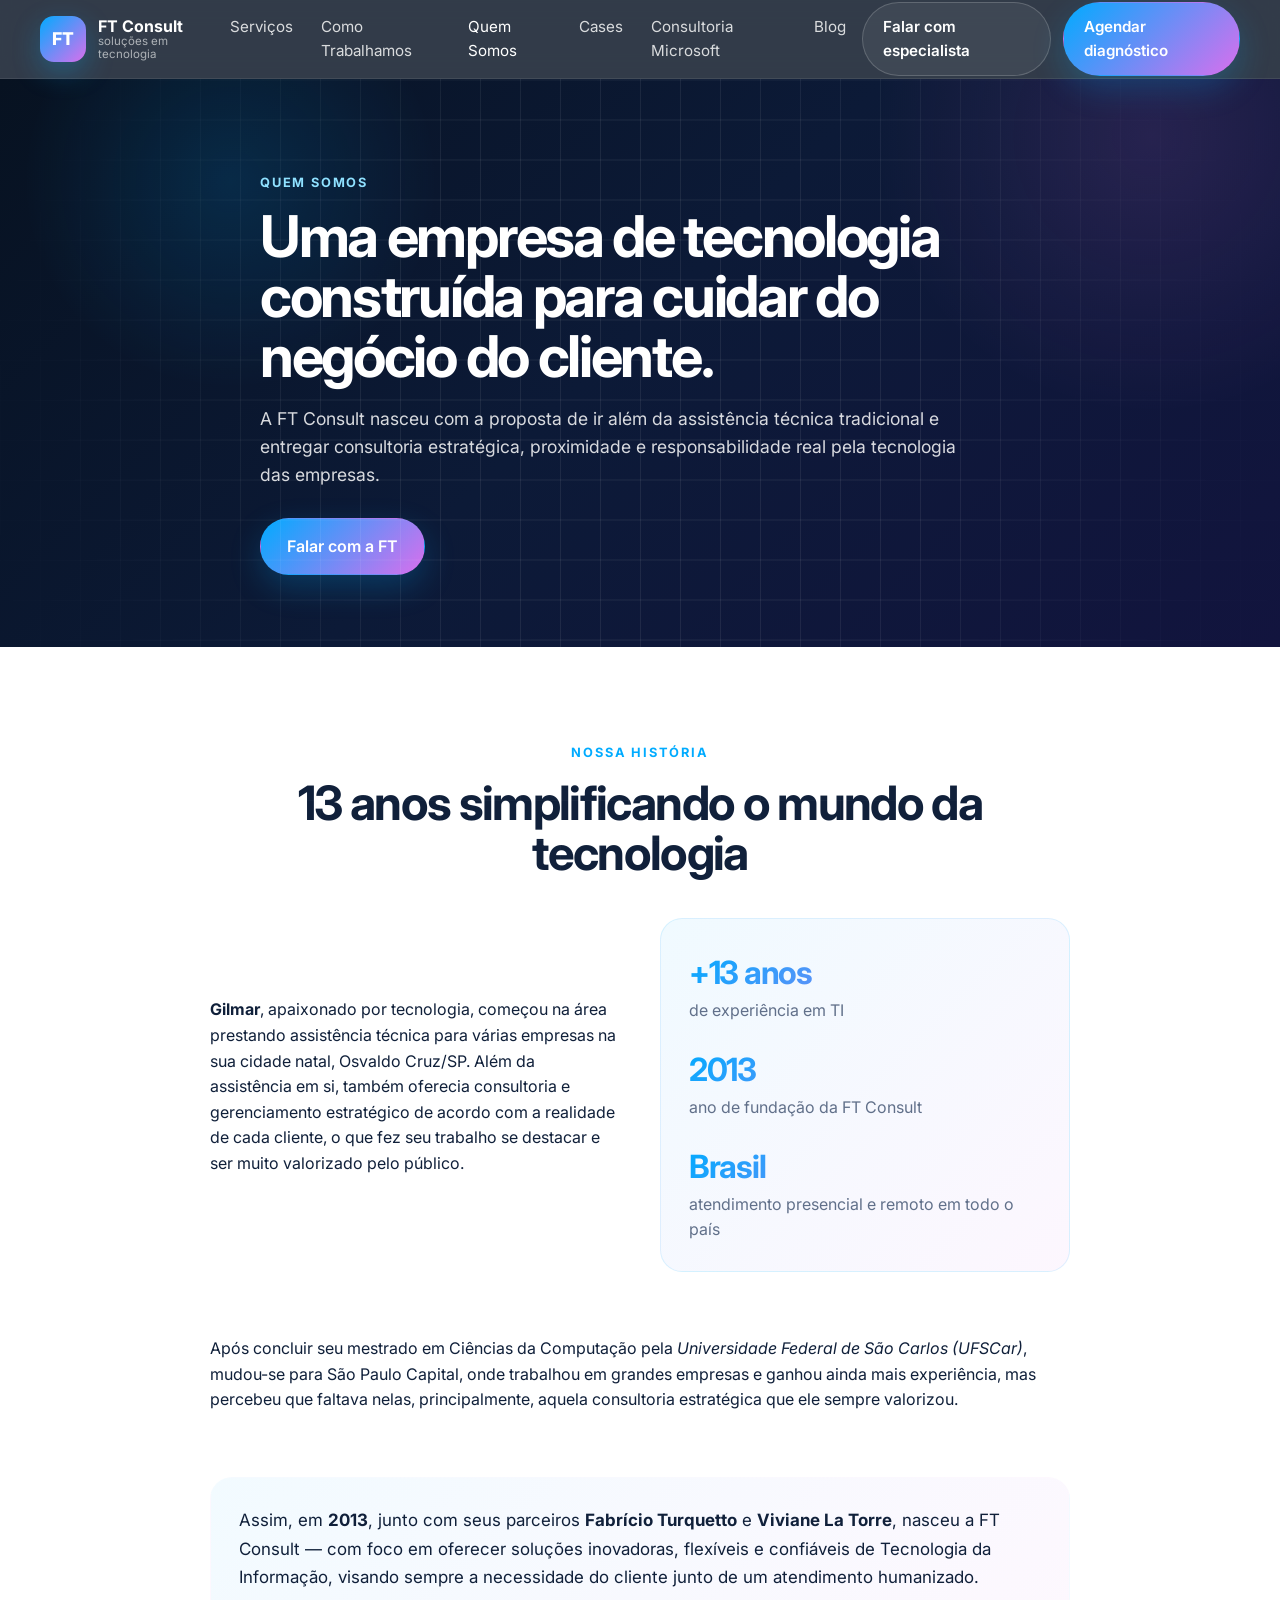
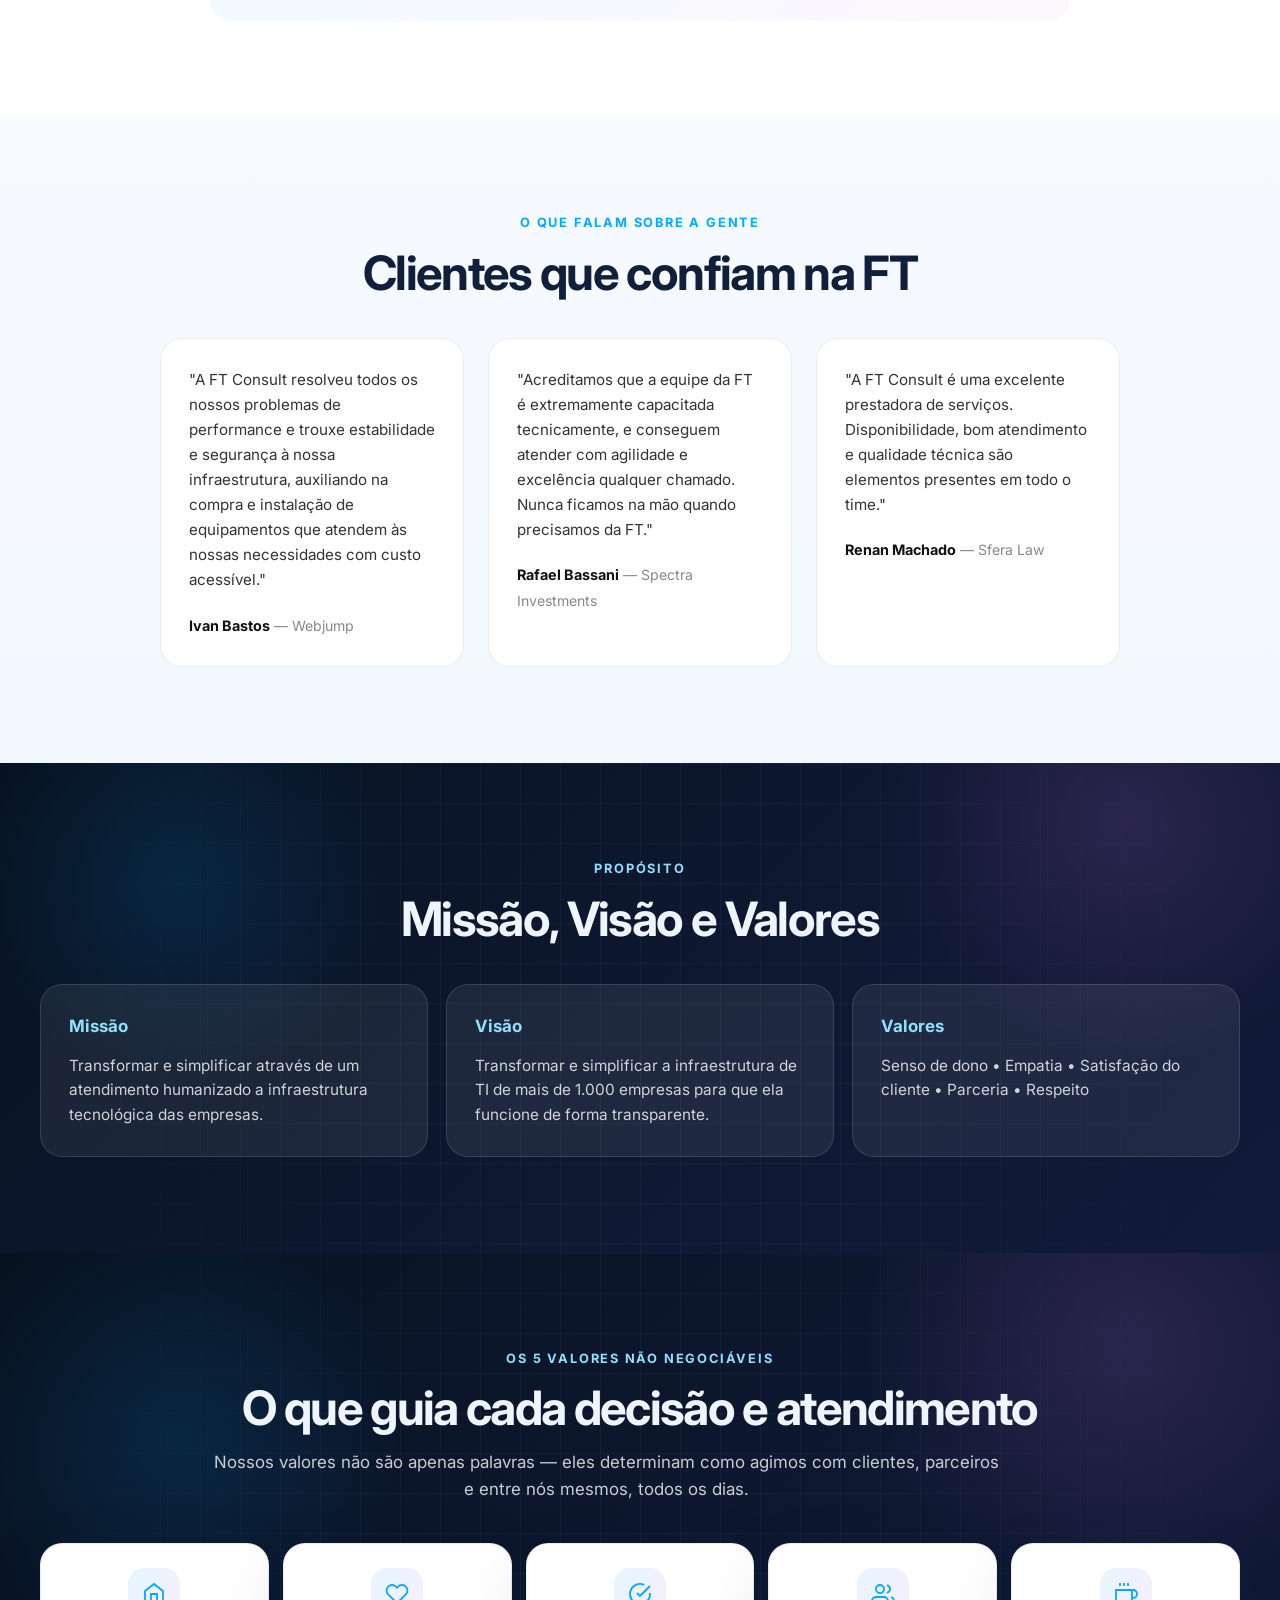
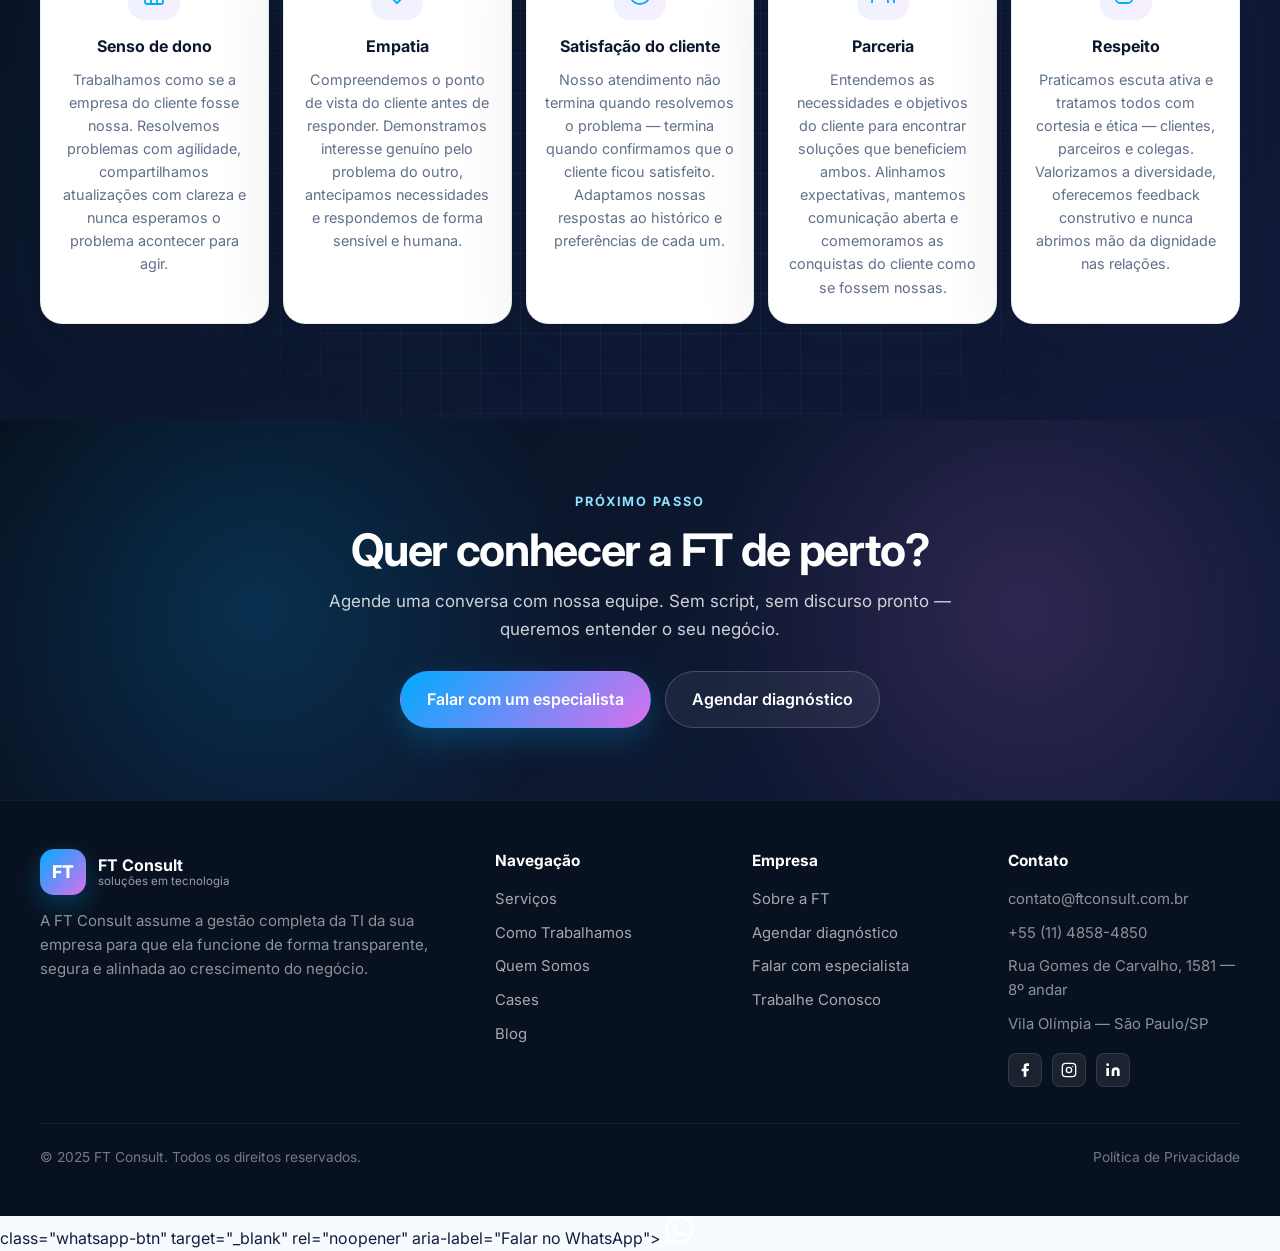
<file: quem-somos.html>
<!DOCTYPE html>
<html lang="pt-BR">
<head>
  <meta charset="UTF-8"/>
  <meta name="viewport" content="width=device-width, initial-scale=1.0"/>
  <title>Quem Somos — FT Consult</title>
  <meta name="description" content="Conheça a FT Consult: nossa história, missão, visão e os valores que guiam nosso atendimento humanizado e comprometido com o cliente."/>
  <link rel="preconnect" href="https://fonts.googleapis.com">
  <link rel="preconnect" href="https://fonts.gstatic.com" crossorigin>
  <link href="https://fonts.googleapis.com/css2?family=Inter:wght@300;400;500;600;700;800&display=swap" rel="stylesheet">
  <link rel="stylesheet" href="assets/css/style.css"/>
  <meta property="og:type" content="website"/>
  <meta property="og:url" content="https://ftconsult.com.br/quem-somos.html"/>
  <meta property="og:title" content="Quem Somos — FT Consult"/>
  <meta property="og:description" content="A FT Consult nasceu para ir além da assistência técnica. Somos parceiros estratégicos de tecnologia com atendimento humanizado e senso de dono."/>
  <meta property="og:image" content="https://ftconsult.com.br/assets/logo.svg"/>
  <meta property="og:site_name" content="FT Consult"/>
  <meta name="twitter:card" content="summary_large_image"/>
  <meta name="twitter:title" content="Quem Somos — FT Consult"/>
  <meta name="twitter:description" content="A FT Consult nasceu para ir além da assistência técnica. Somos parceiros estratégicos de tecnologia com atendimento humanizado e senso de dono."/>
  <link rel="icon" href="assets/logo.svg" type="image/svg+xml"/>
</head>
<body>

<!-- ═══ HEADER / NAVEGAÇÃO ═══ -->
<header class="site-header">
  <div class="container nav-wrap">
    <a href="index.html" class="brand"><span class="brand-mark">FT</span><span class="brand-copy"><strong>FT Consult</strong><small>soluções em tecnologia</small></span></a>
    <nav class="nav desktop-nav">
      <a href="servicos.html">Serviços</a><a href="como-trabalhamos.html">Como Trabalhamos</a><a href="quem-somos.html">Quem Somos</a><a href="cases.html">Cases</a><a href="consultoria-microsoft.html">Consultoria Microsoft</a><a href="blog.html">Blog</a>
    </nav>
    <div class="nav-actions">
      <a href="contato.html" class="btn btn-outline desktop-only">Falar com especialista</a>
      <a href="contato.html" class="btn btn-primary">Agendar diagnóstico</a>
      <button class="hamburger" id="hamburger" aria-label="Menu" aria-expanded="false"><svg width="24" height="24" viewBox="0 0 24 24" fill="none" stroke="currentColor" stroke-width="2"><line x1="3" y1="6" x2="21" y2="6"/><line x1="3" y1="12" x2="21" y2="12"/><line x1="3" y1="18" x2="21" y2="18"/></svg></button>
    </div>
  </div>
  <nav class="mobile-nav" id="mobile-nav">
    <a href="servicos.html">Serviços</a><a href="como-trabalhamos.html">Como Trabalhamos</a><a href="quem-somos.html">Quem Somos</a><a href="cases.html">Cases</a><a href="consultoria-microsoft.html">Consultoria Microsoft</a><a href="blog.html">Blog</a><a href="contato.html">Agendar diagnóstico</a>
  </nav>
</header>

<main>
  <!-- ═══ HERO DA PÁGINA ═══ -->
<section class="page-hero">
    <div class="container page-hero-content">
      <span class="eyebrow">Quem somos</span>
      <h1>Uma empresa de tecnologia construída para cuidar do negócio do cliente.</h1>
      <p>A FT Consult nasceu com a proposta de ir além da assistência técnica tradicional e entregar consultoria estratégica, proximidade e responsabilidade real pela tecnologia das empresas.</p>
      <a href="contato.html" class="btn btn-primary btn-lg">Falar com a FT</a>
    </div>
  </section>

  <!-- ═══ HISTÓRIA DA EMPRESA ═══ -->
<section class="section section-white">
    <div class="container section-intro narrow center">
      <span class="eyebrow center">Nossa história</span>
      <h2 class="section-title">13 anos simplificando o mundo da tecnologia</h2>
    </div>

    <div class="container" style="display:grid;gap:64px;max-width:860px;margin:0 auto">

      <div style="display:grid;grid-template-columns:1fr 1fr;gap:40px;align-items:center">
        <div>
          <p style="margin:0 0 16px"><strong>Gilmar</strong>, apaixonado por tecnologia, começou na área prestando assistência técnica para várias empresas na sua cidade natal, Osvaldo Cruz/SP. Além da assistência em si, também oferecia consultoria e gerenciamento estratégico de acordo com a realidade de cada cliente, o que fez seu trabalho se destacar e ser muito valorizado pelo público.</p>
        </div>
        <div style="padding:28px;border-radius:var(--radius);background:linear-gradient(135deg,rgba(0,171,255,.06),rgba(217,111,237,.06));border:1px solid rgba(0,171,255,.12);display:grid;gap:20px">
          <div><strong style="display:block;font-size:2rem;letter-spacing:-.04em;background:linear-gradient(135deg,var(--cyan),var(--violet));-webkit-background-clip:text;-webkit-text-fill-color:transparent">+13 anos</strong><span style="color:var(--text-soft)">de experiência em TI</span></div>
          <div><strong style="display:block;font-size:2rem;letter-spacing:-.04em;background:linear-gradient(135deg,var(--cyan),var(--violet));-webkit-background-clip:text;-webkit-text-fill-color:transparent">2013</strong><span style="color:var(--text-soft)">ano de fundação da FT Consult</span></div>
          <div><strong style="display:block;font-size:2rem;letter-spacing:-.04em;background:linear-gradient(135deg,var(--cyan),var(--violet));-webkit-background-clip:text;-webkit-text-fill-color:transparent">Brasil</strong><span style="color:var(--text-soft)">atendimento presencial e remoto em todo o país</span></div>
        </div>
      </div>

      <div>
        <p style="margin:0">Após concluir seu mestrado em Ciências da Computação pela <em>Universidade Federal de São Carlos (UFSCar)</em>, mudou-se para São Paulo Capital, onde trabalhou em grandes empresas e ganhou ainda mais experiência, mas percebeu que faltava nelas, principalmente, aquela consultoria estratégica que ele sempre valorizou.</p>
      </div>

      <div style="padding:28px;border-radius:var(--radius);background:linear-gradient(135deg,rgba(0,171,255,.05),rgba(217,111,237,.05));border:1px solid rgba(255,255,255,.1)">
        <p style="margin:0;font-size:1.06rem;line-height:1.7">Assim, em <strong>2013</strong>, junto com seus parceiros <strong>Fabrício Turquetto</strong> e <strong>Viviane La Torre</strong>, nasceu a FT Consult — com foco em oferecer soluções inovadoras, flexíveis e confiáveis de Tecnologia da Informação, visando sempre a necessidade do cliente junto de um atendimento humanizado.</p>
      </div>

    </div>
  </section>

  <!-- ═══ DEPOIMENTOS DE CLIENTES ═══ -->
<section class="section section-soft">
    <div class="container section-intro narrow center">
      <span class="eyebrow center">O que falam sobre a gente</span>
      <h2 class="section-title">Clientes que confiam na FT</h2>
    </div>
    <div class="container" style="display:grid;grid-template-columns:repeat(auto-fit,minmax(260px,1fr));gap:24px;max-width:960px;margin:0 auto">
      <div style="padding:28px;border-radius:var(--radius);background:white;border:1px solid rgba(0,0,0,.07)">
        <p style="margin:0 0 20px;color:#333;font-size:.95rem;line-height:1.65">"A FT Consult resolveu todos os nossos problemas de performance e trouxe estabilidade e segurança à nossa infraestrutura, auxiliando na compra e instalação de equipamentos que atendem às nossas necessidades com custo acessível."</p>
        <strong style="color:#111;font-size:.9rem">Ivan Bastos</strong><span style="color:#888;font-size:.88rem"> — Webjump</span>
      </div>
      <div style="padding:28px;border-radius:var(--radius);background:white;border:1px solid rgba(0,0,0,.07)">
        <p style="margin:0 0 20px;color:#333;font-size:.95rem;line-height:1.65">"Acreditamos que a equipe da FT é extremamente capacitada tecnicamente, e conseguem atender com agilidade e excelência qualquer chamado. Nunca ficamos na mão quando precisamos da FT."</p>
        <strong style="color:#111;font-size:.9rem">Rafael Bassani</strong><span style="color:#888;font-size:.88rem"> — Spectra Investments</span>
      </div>
      <div style="padding:28px;border-radius:var(--radius);background:white;border:1px solid rgba(0,0,0,.07)">
        <p style="margin:0 0 20px;color:#333;font-size:.95rem;line-height:1.65">"A FT Consult é uma excelente prestadora de serviços. Disponibilidade, bom atendimento e qualidade técnica são elementos presentes em todo o time."</p>
        <strong style="color:#111;font-size:.9rem">Renan Machado</strong><span style="color:#888;font-size:.88rem"> — Sfera Law</span>
      </div>
    </div>
  </section>

  <!-- ═══ VALORES (5 não negociáveis) ═══ -->
<section class="section section-dark">
    <div class="container section-intro narrow center">
      <span class="eyebrow center">Propósito</span>
      <h2 class="section-title">Missão, Visão e Valores</h2>
    </div>
    <div class="container mvv-grid">
      <div class="mvv-card">
        <h3>Missão</h3>
        <p>Transformar e simplificar através de um atendimento humanizado a infraestrutura tecnológica das empresas.</p>
      </div>
      <div class="mvv-card">
        <h3>Visão</h3>
        <p>Transformar e simplificar a infraestrutura de TI de mais de 1.000 empresas para que ela funcione de forma transparente.</p>
      </div>
      <div class="mvv-card">
        <h3>Valores</h3>
        <p>Senso de dono • Empatia • Satisfação do cliente • Parceria • Respeito</p>
      </div>
    </div>
  </section>

  <section class="section section-dark">
    <div class="container section-intro narrow center">
      <span class="eyebrow center">Os 5 valores não negociáveis</span>
      <h2 class="section-title">O que guia cada decisão e atendimento</h2>
      <p class="section-subtitle">Nossos valores não são apenas palavras — eles determinam como agimos com clientes, parceiros e entre nós mesmos, todos os dias.</p>
    </div>
    <div class="container value-card-list">
      <div class="value-card">
        <div class="value-card-icon"><svg width="24" height="24" fill="none" stroke="currentColor" stroke-width="1.8" viewBox="0 0 24 24"><path d="M3 9l9-7 9 7v11a2 2 0 0 1-2 2H5a2 2 0 0 1-2-2z"/><polyline points="9 22 9 12 15 12 15 22"/></svg></div>
        <h3>Senso de dono</h3>
        <p>Trabalhamos como se a empresa do cliente fosse nossa. Resolvemos problemas com agilidade, compartilhamos atualizações com clareza e nunca esperamos o problema acontecer para agir.</p>
      </div>
      <div class="value-card">
        <div class="value-card-icon"><svg width="24" height="24" fill="none" stroke="currentColor" stroke-width="1.8" viewBox="0 0 24 24"><path d="M20.84 4.61a5.5 5.5 0 0 0-7.78 0L12 5.67l-1.06-1.06a5.5 5.5 0 0 0-7.78 7.78l1.06 1.06L12 21.23l7.78-7.78 1.06-1.06a5.5 5.5 0 0 0 0-7.78z"/></svg></div>
        <h3>Empatia</h3>
        <p>Compreendemos o ponto de vista do cliente antes de responder. Demonstramos interesse genuíno pelo problema do outro, antecipamos necessidades e respondemos de forma sensível e humana.</p>
      </div>
      <div class="value-card">
        <div class="value-card-icon"><svg width="24" height="24" fill="none" stroke="currentColor" stroke-width="1.8" viewBox="0 0 24 24"><path d="M22 11.08V12a10 10 0 1 1-5.93-9.14"/><polyline points="22 4 12 14.01 9 11.01"/></svg></div>
        <h3>Satisfação do cliente</h3>
        <p>Nosso atendimento não termina quando resolvemos o problema — termina quando confirmamos que o cliente ficou satisfeito. Adaptamos nossas respostas ao histórico e preferências de cada um.</p>
      </div>
      <div class="value-card">
        <div class="value-card-icon"><svg width="24" height="24" fill="none" stroke="currentColor" stroke-width="1.8" viewBox="0 0 24 24"><path d="M17 21v-2a4 4 0 0 0-4-4H5a4 4 0 0 0-4 4v2"/><circle cx="9" cy="7" r="4"/><path d="M23 21v-2a4 4 0 0 0-3-3.87"/><path d="M16 3.13a4 4 0 0 1 0 7.75"/></svg></div>
        <h3>Parceria</h3>
        <p>Entendemos as necessidades e objetivos do cliente para encontrar soluções que beneficiem ambos. Alinhamos expectativas, mantemos comunicação aberta e comemoramos as conquistas do cliente como se fossem nossas.</p>
      </div>
      <div class="value-card">
        <div class="value-card-icon"><svg width="24" height="24" fill="none" stroke="currentColor" stroke-width="1.8" viewBox="0 0 24 24"><path d="M18 8h1a4 4 0 0 1 0 8h-1"/><path d="M2 8h16v9a4 4 0 0 1-4 4H6a4 4 0 0 1-4-4V8z"/><line x1="6" y1="1" x2="6" y2="4"/><line x1="10" y1="1" x2="10" y2="4"/><line x1="14" y1="1" x2="14" y2="4"/></svg></div>
        <h3>Respeito</h3>
        <p>Praticamos escuta ativa e tratamos todos com cortesia e ética — clientes, parceiros e colegas. Valorizamos a diversidade, oferecemos feedback construtivo e nunca abrimos mão da dignidade nas relações.</p>
      </div>
    </div>
  </section>

  <!-- ═══ CTA FINAL ═══ -->
<section class="cta-block section-contact">
    <div class="container" style="text-align:center">
      <span class="eyebrow center">Próximo passo</span>
      <h2>Quer conhecer a FT de perto?</h2>
      <p>Agende uma conversa com nossa equipe. Sem script, sem discurso pronto — queremos entender o seu negócio.</p>
      <div class="cta-buttons">
        <a href="contato.html" class="btn btn-primary btn-lg">Falar com um especialista</a>
        <a href="contato.html" class="btn btn-outline btn-lg">Agendar diagnóstico</a>
      </div>
    </div>
  </section>
</main>

<!-- ═══ FOOTER ═══ -->
<footer class="site-footer">
  <div class="container footer-grid">
    <div><a href="index.html" class="brand footer-brand"><span class="brand-mark">FT</span><span class="brand-copy"><strong>FT Consult</strong><small>soluções em tecnologia</small></span></a><p class="footer-desc">A FT Consult assume a gestão completa da TI da sua empresa para que ela funcione de forma transparente, segura e alinhada ao crescimento do negócio.</p></div>
    <div><h4>Navegação</h4><ul><li><a href="servicos.html">Serviços</a></li><li><a href="como-trabalhamos.html">Como Trabalhamos</a></li><li><a href="quem-somos.html">Quem Somos</a></li><li><a href="cases.html">Cases</a></li><li><a href="blog.html">Blog</a></li></ul></div>
    <div><h4>Empresa</h4><ul><li><a href="quem-somos.html">Sobre a FT</a></li><li><a href="contato.html">Agendar diagnóstico</a></li><li><a href="contato.html">Falar com especialista</a></li><li><a href="trabalhe-conosco.html">Trabalhe Conosco</a></li></ul></div>
    <div><h4>Contato</h4><ul><li>contato@ftconsult.com.br</li><li>+55 (11) 4858-4850</li><li>Rua Gomes de Carvalho, 1581 — 8º andar</li><li>Vila Olímpia — São Paulo/SP</li></ul><div class="footer-social"><a href="https://web.facebook.com/ftconsult" target="_blank" rel="noopener" aria-label="Facebook"><svg width="16" height="16" viewBox="0 0 24 24" fill="white"><path d="M18 2h-3a5 5 0 0 0-5 5v3H7v4h3v8h4v-8h3l1-4h-4V7a1 1 0 0 1 1-1h3z"/></svg></a><a href="https://www.instagram.com/ftconsult_/" target="_blank" rel="noopener" aria-label="Instagram"><svg width="16" height="16" viewBox="0 0 24 24" fill="none" stroke="white" stroke-width="2"><rect x="2" y="2" width="20" height="20" rx="5"/><circle cx="12" cy="12" r="4"/><circle cx="17.5" cy="6.5" r="1" fill="white" stroke="none"/></svg></a><a href="https://www.linkedin.com/company/ft-consult/" target="_blank" rel="noopener" aria-label="LinkedIn"><svg width="16" height="16" viewBox="0 0 24 24" fill="white"><path d="M16 8a6 6 0 0 1 6 6v7h-4v-7a2 2 0 0 0-2-2 2 2 0 0 0-2 2v7h-4v-7a6 6 0 0 1 6-6z"/><rect x="2" y="9" width="4" height="12"/><circle cx="4" cy="4" r="2"/></svg></a></div></div>
  </div>
  <div class="container footer-bottom"><span>© 2025 FT Consult. Todos os direitos reservados.</span><span><a href="#">Política de Privacidade</a></span></div>
</footer>
  <a href="https://wa.me/5511973911674" <!-- ═══ BOTÃO WHATSAPP FLUTUANTE ═══ -->
class="whatsapp-btn" target="_blank" rel="noopener" aria-label="Falar no WhatsApp">
    <svg width="28" height="28" viewBox="0 0 24 24" fill="white"><path d="M17.472 14.382c-.297-.149-1.758-.867-2.03-.967-.273-.099-.471-.148-.67.15-.197.297-.767.966-.94 1.164-.173.199-.347.223-.644.075-.297-.15-1.255-.463-2.39-1.475-.883-.788-1.48-1.761-1.653-2.059-.173-.297-.018-.458.13-.606.134-.133.298-.347.446-.52.149-.174.198-.298.298-.497.099-.198.05-.371-.025-.52-.075-.149-.669-1.612-.916-2.207-.242-.579-.487-.5-.669-.51-.173-.008-.371-.01-.57-.01-.198 0-.52.074-.792.372-.272.297-1.04 1.016-1.04 2.479 0 1.462 1.065 2.875 1.213 3.074.149.198 2.096 3.2 5.077 4.487.709.306 1.262.489 1.694.625.712.227 1.36.195 1.871.118.571-.085 1.758-.719 2.006-1.413.248-.694.248-1.289.173-1.413-.074-.124-.272-.198-.57-.347m-5.421 7.403h-.004a9.87 9.87 0 0 1-5.031-1.378l-.361-.214-3.741.982.998-3.648-.235-.374a9.86 9.86 0 0 1-1.51-5.26c.001-5.45 4.436-9.884 9.888-9.884 2.64 0 5.122 1.03 6.988 2.898a9.825 9.825 0 0 1 2.893 6.994c-.003 5.45-4.437 9.884-9.885 9.884m8.413-18.297A11.815 11.815 0 0 0 12.05 0C5.495 0 .16 5.335.157 11.892c0 2.096.547 4.142 1.588 5.945L.057 24l6.305-1.654a11.882 11.882 0 0 0 5.683 1.448h.005c6.554 0 11.89-5.335 11.893-11.893a11.821 11.821 0 0 0-3.48-8.413Z"/></svg>
  </a>
<script src="assets/js/main.js"></script>
</body>
</html>
</file>
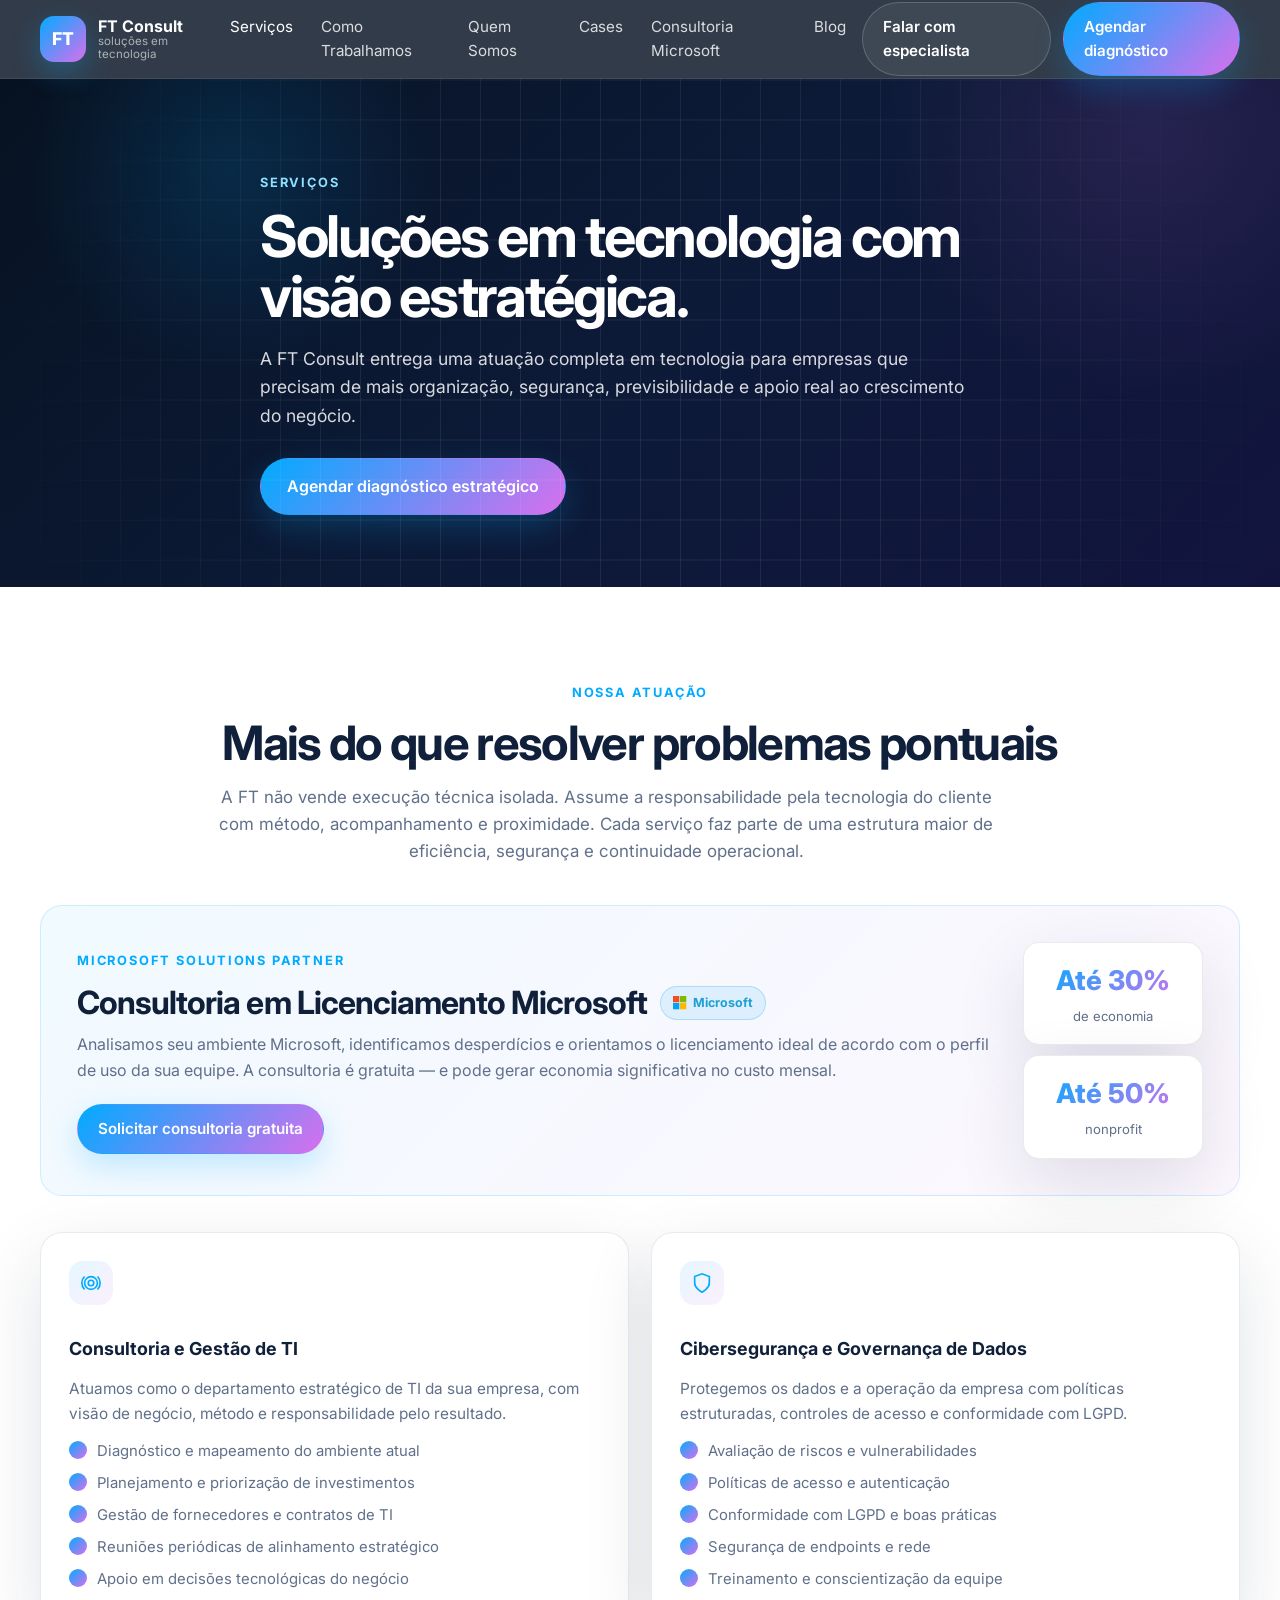
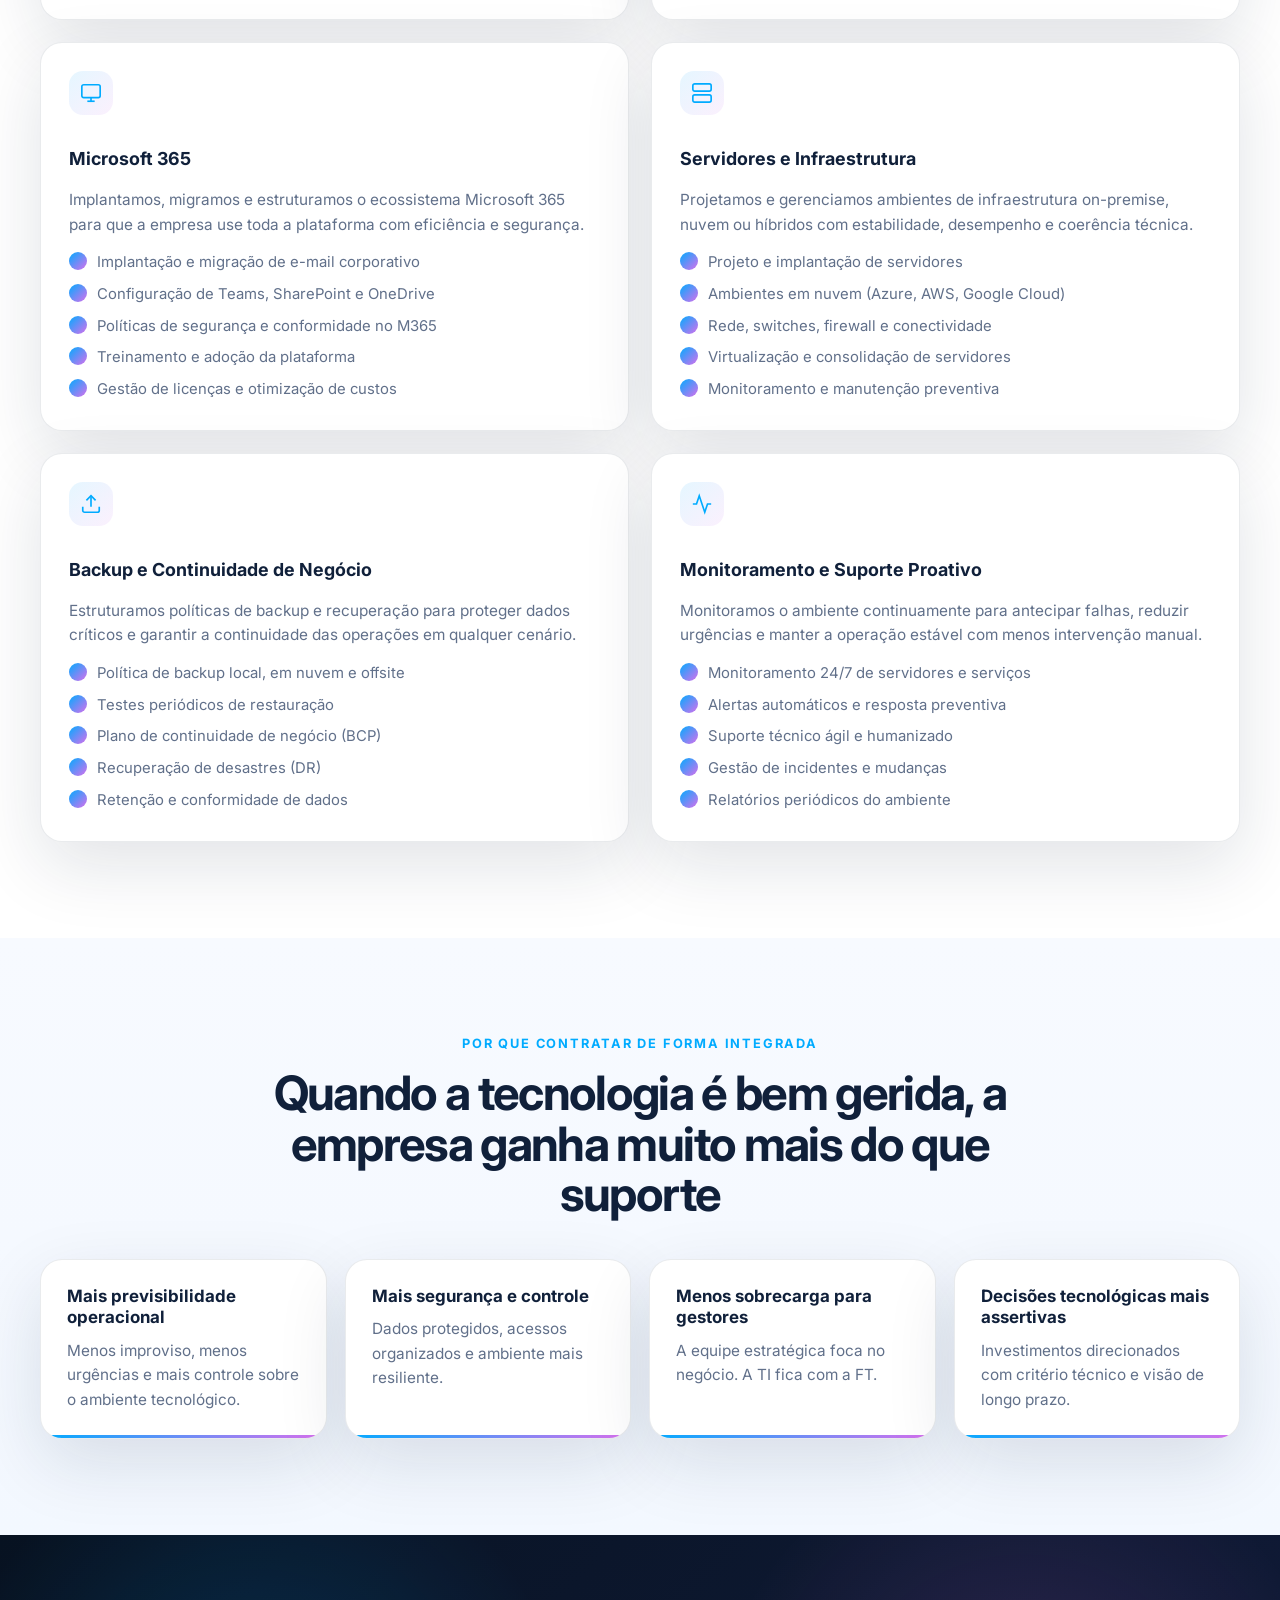
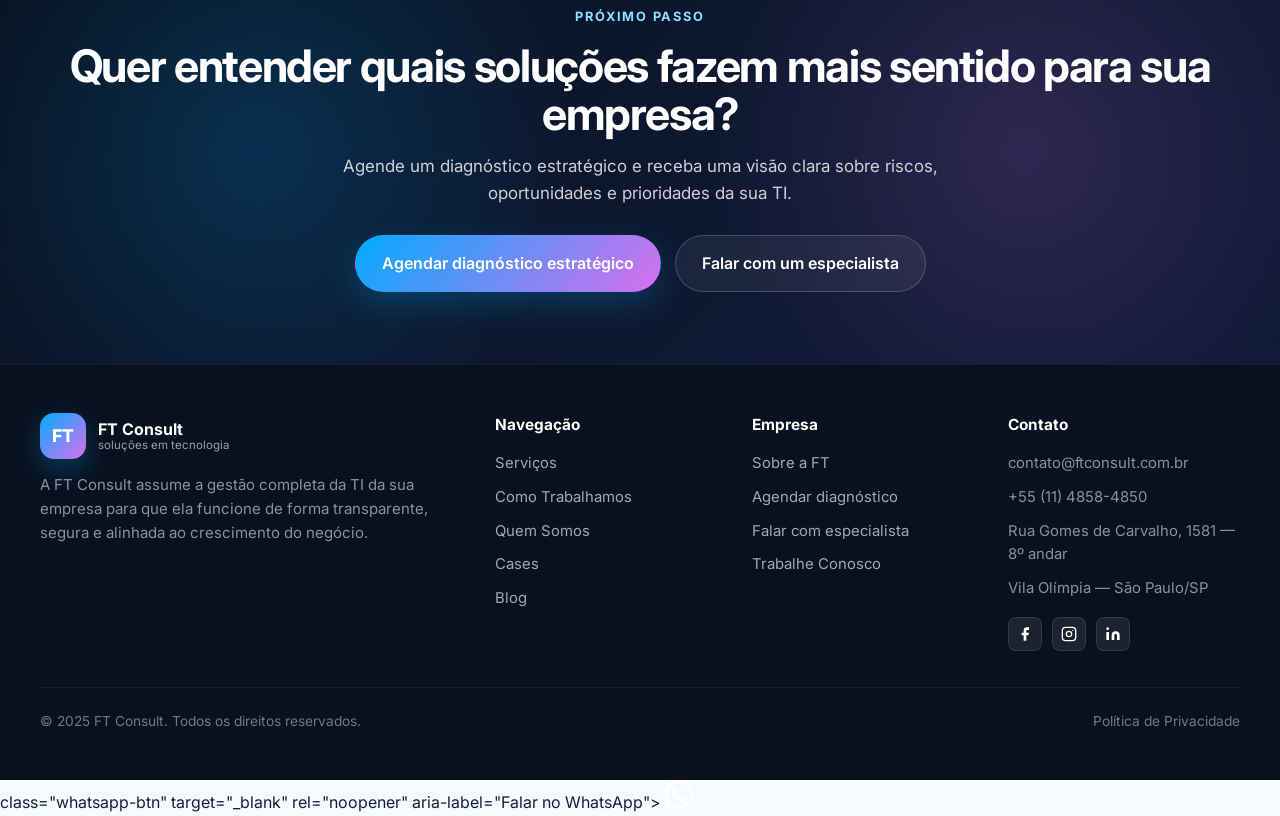
<file: servicos.html>
<!DOCTYPE html>
<html lang="pt-BR">
<head>
  <meta charset="UTF-8"/>
  <meta name="viewport" content="width=device-width, initial-scale=1.0"/>
  <title>Serviços — FT Consult</title>
  <meta name="description" content="Conheça as soluções em tecnologia da FT Consult: consultoria, cibersegurança, Microsoft 365, infraestrutura, backup, suporte proativo e mais."/>
  <link rel="preconnect" href="https://fonts.googleapis.com">
  <link rel="preconnect" href="https://fonts.gstatic.com" crossorigin>
  <link href="https://fonts.googleapis.com/css2?family=Inter:wght@300;400;500;600;700;800&display=swap" rel="stylesheet">
  <link rel="stylesheet" href="assets/css/style.css"/>
  <meta property="og:type" content="website"/>
  <meta property="og:url" content="https://ftconsult.com.br/servicos.html"/>
  <meta property="og:title" content="Serviços — FT Consult"/>
  <meta property="og:description" content="Consultoria de TI, cibersegurança, Microsoft 365, infraestrutura, backup e suporte proativo. Soluções com visão estratégica para sua empresa."/>
  <meta property="og:image" content="https://ftconsult.com.br/assets/logo.svg"/>
  <meta property="og:site_name" content="FT Consult"/>
  <meta name="twitter:card" content="summary_large_image"/>
  <meta name="twitter:title" content="Serviços — FT Consult"/>
  <meta name="twitter:description" content="Consultoria de TI, cibersegurança, Microsoft 365, infraestrutura, backup e suporte proativo. Soluções com visão estratégica para sua empresa."/>
  <link rel="icon" href="assets/logo.svg" type="image/svg+xml"/>
</head>
<body>

<!-- ═══ HEADER / NAVEGAÇÃO ═══ -->
<header class="site-header">
  <div class="container nav-wrap">
    <a href="index.html" class="brand" aria-label="FT Consult">
      <span class="brand-mark">FT</span>
      <span class="brand-copy"><strong>FT Consult</strong><small>soluções em tecnologia</small></span>
    </a>
    <nav class="nav desktop-nav" aria-label="Menu principal">
      <a href="servicos.html">Serviços</a>
      <a href="como-trabalhamos.html">Como Trabalhamos</a>
      <a href="quem-somos.html">Quem Somos</a>
      <a href="cases.html">Cases</a>
      <a href="consultoria-microsoft.html">Consultoria Microsoft</a>
      <a href="blog.html">Blog</a>
    </nav>
    <div class="nav-actions">
      <a href="contato.html" class="btn btn-outline desktop-only">Falar com especialista</a>
      <a href="contato.html" class="btn btn-primary">Agendar diagnóstico</a>
      <button class="hamburger" id="hamburger" aria-label="Menu" aria-expanded="false">
        <svg width="24" height="24" viewBox="0 0 24 24" fill="none" stroke="currentColor" stroke-width="2"><line x1="3" y1="6" x2="21" y2="6"/><line x1="3" y1="12" x2="21" y2="12"/><line x1="3" y1="18" x2="21" y2="18"/></svg>
      </button>
    </div>
  </div>
  <nav class="mobile-nav" id="mobile-nav">
    <a href="servicos.html">Serviços</a>
    <a href="como-trabalhamos.html">Como Trabalhamos</a>
    <a href="quem-somos.html">Quem Somos</a>
    <a href="cases.html">Cases</a>
    <a href="consultoria-microsoft.html">Consultoria Microsoft</a>
    <a href="blog.html">Blog</a>
    <a href="contato.html">Agendar diagnóstico</a>
  </nav>
</header>

<main>
  <!-- ═══ HERO DA PÁGINA ═══ -->
<section class="page-hero">
    <div class="container page-hero-content">
      <span class="eyebrow">Serviços</span>
      <h1>Soluções em tecnologia com visão estratégica.</h1>
      <p>A FT Consult entrega uma atuação completa em tecnologia para empresas que precisam de mais organização, segurança, previsibilidade e apoio real ao crescimento do negócio.</p>
      <a href="contato.html" class="btn btn-primary btn-lg">Agendar diagnóstico estratégico</a>
    </div>
  </section>

  <!-- ═══ GRID DE SERVIÇOS (6 cards) ═══ -->
<section class="section section-white">
    <div class="container section-intro narrow center">
      <span class="eyebrow center">Nossa atuação</span>
      <h2 class="section-title">Mais do que resolver problemas pontuais</h2>
      <p class="section-subtitle">A FT não vende execução técnica isolada. Assume a responsabilidade pela tecnologia do cliente com método, acompanhamento e proximidade. Cada serviço faz parte de uma estrutura maior de eficiência, segurança e continuidade operacional.</p>
    </div>
    <!-- ═══ DESTAQUE CONSULTORIA MICROSOFT ═══ -->
    <div class="container" style="margin-bottom:36px">
      <div style="padding:36px;border-radius:var(--radius);background:linear-gradient(135deg,rgba(0,171,255,.06),rgba(217,111,237,.06));border:1px solid rgba(0,171,255,.16);display:grid;grid-template-columns:1fr auto;gap:28px;align-items:center">
        <div>
          <span class="eyebrow" style="color:var(--cyan)">Microsoft Solutions Partner</span>
          <div style="display:flex;align-items:center;gap:12px;margin-bottom:12px">
            <h2 style="margin:0;font-size:clamp(1.5rem,2.5vw,2rem);line-height:1.1;letter-spacing:-.03em">Consultoria em Licenciamento Microsoft</h2>
            <span style="flex-shrink:0;display:inline-flex;align-items:center;gap:6px;padding:6px 12px;border-radius:999px;background:rgba(0,164,239,.1);border:1px solid rgba(0,164,239,.24);font-size:.78rem;font-weight:700;color:#1e9fd4">
              <svg width="14" height="14" viewBox="0 0 20 20" fill="none"><rect width="9" height="9" fill="#F25022"/><rect x="10" width="9" height="9" fill="#7FBA00"/><rect y="10" width="9" height="9" fill="#00A4EF"/><rect x="10" y="10" width="9" height="9" fill="#FFB900"/></svg>
              Microsoft
            </span>
          </div>
          <p style="margin:0 0 20px;color:var(--text-soft)">Analisamos seu ambiente Microsoft, identificamos desperdícios e orientamos o licenciamento ideal de acordo com o perfil de uso da sua equipe. A consultoria é gratuita — e pode gerar economia significativa no custo mensal.</p>
          <a href="consultoria-microsoft.html" class="btn btn-primary">Solicitar consultoria gratuita</a>
        </div>
        <div style="display:grid;gap:10px;min-width:180px">
          <div style="padding:16px 18px;border-radius:16px;background:white;border:1px solid var(--line);text-align:center;box-shadow:var(--shadow)">
            <span style="display:block;font-size:1.7rem;font-weight:800;background:linear-gradient(135deg,var(--cyan),var(--violet));-webkit-background-clip:text;-webkit-text-fill-color:transparent;background-clip:text">Até 30%</span>
            <small style="color:var(--text-soft);font-size:.82rem">de economia</small>
          </div>
          <div style="padding:16px 18px;border-radius:16px;background:white;border:1px solid var(--line);text-align:center;box-shadow:var(--shadow)">
            <span style="display:block;font-size:1.7rem;font-weight:800;background:linear-gradient(135deg,var(--cyan),var(--violet));-webkit-background-clip:text;-webkit-text-fill-color:transparent;background-clip:text">Até 50%</span>
            <small style="color:var(--text-soft);font-size:.82rem">nonprofit</small>
          </div>
        </div>
      </div>
    </div>

    <div class="container cards-grid cards-2" style="gap:22px">

      <div class="service-detail-card">
        <div class="card-icon"><svg width="22" height="22" fill="none" stroke="currentColor" stroke-width="1.8" viewBox="0 0 24 24"><circle cx="12" cy="12" r="3"/><path d="M19.07 4.93a10 10 0 0 1 0 14.14M4.93 4.93a10 10 0 0 0 0 14.14"/><circle cx="12" cy="12" r="7"/></svg></div>
        <h3>Consultoria e Gestão de TI</h3>
        <p>Atuamos como o departamento estratégico de TI da sua empresa, com visão de negócio, método e responsabilidade pelo resultado.</p>
        <ul class="service-bullets">
          <li>Diagnóstico e mapeamento do ambiente atual</li>
          <li>Planejamento e priorização de investimentos</li>
          <li>Gestão de fornecedores e contratos de TI</li>
          <li>Reuniões periódicas de alinhamento estratégico</li>
          <li>Apoio em decisões tecnológicas do negócio</li>
        </ul>
      </div>

      <div class="service-detail-card">
        <div class="card-icon"><svg width="22" height="22" fill="none" stroke="currentColor" stroke-width="1.8" viewBox="0 0 24 24"><path d="M12 22s8-4 8-10V5l-8-3-8 3v7c0 6 8 10 8 10z"/></svg></div>
        <h3>Cibersegurança e Governança de Dados</h3>
        <p>Protegemos os dados e a operação da empresa com políticas estruturadas, controles de acesso e conformidade com LGPD.</p>
        <ul class="service-bullets">
          <li>Avaliação de riscos e vulnerabilidades</li>
          <li>Políticas de acesso e autenticação</li>
          <li>Conformidade com LGPD e boas práticas</li>
          <li>Segurança de endpoints e rede</li>
          <li>Treinamento e conscientização da equipe</li>
        </ul>
      </div>

      <div class="service-detail-card">
        <div class="card-icon"><svg width="22" height="22" fill="none" stroke="currentColor" stroke-width="1.8" viewBox="0 0 24 24"><rect x="2" y="3" width="20" height="14" rx="2"/><line x1="8" y1="21" x2="16" y2="21"/><line x1="12" y1="17" x2="12" y2="21"/></svg></div>
        <h3>Microsoft 365</h3>
        <p>Implantamos, migramos e estruturamos o ecossistema Microsoft 365 para que a empresa use toda a plataforma com eficiência e segurança.</p>
        <ul class="service-bullets">
          <li>Implantação e migração de e-mail corporativo</li>
          <li>Configuração de Teams, SharePoint e OneDrive</li>
          <li>Políticas de segurança e conformidade no M365</li>
          <li>Treinamento e adoção da plataforma</li>
          <li>Gestão de licenças e otimização de custos</li>
        </ul>
      </div>

      <div class="service-detail-card">
        <div class="card-icon"><svg width="22" height="22" fill="none" stroke="currentColor" stroke-width="1.8" viewBox="0 0 24 24"><rect x="2" y="2" width="20" height="8" rx="2"/><rect x="2" y="14" width="20" height="8" rx="2"/><line x1="6" y1="6" x2="6.01" y2="6"/><line x1="6" y1="18" x2="6.01" y2="18"/></svg></div>
        <h3>Servidores e Infraestrutura</h3>
        <p>Projetamos e gerenciamos ambientes de infraestrutura on-premise, nuvem ou híbridos com estabilidade, desempenho e coerência técnica.</p>
        <ul class="service-bullets">
          <li>Projeto e implantação de servidores</li>
          <li>Ambientes em nuvem (Azure, AWS, Google Cloud)</li>
          <li>Rede, switches, firewall e conectividade</li>
          <li>Virtualização e consolidação de servidores</li>
          <li>Monitoramento e manutenção preventiva</li>
        </ul>
      </div>

      <div class="service-detail-card">
        <div class="card-icon"><svg width="22" height="22" fill="none" stroke="currentColor" stroke-width="1.8" viewBox="0 0 24 24"><path d="M21 15v4a2 2 0 0 1-2 2H5a2 2 0 0 1-2-2v-4"/><polyline points="17 8 12 3 7 8"/><line x1="12" y1="3" x2="12" y2="15"/></svg></div>
        <h3>Backup e Continuidade de Negócio</h3>
        <p>Estruturamos políticas de backup e recuperação para proteger dados críticos e garantir a continuidade das operações em qualquer cenário.</p>
        <ul class="service-bullets">
          <li>Política de backup local, em nuvem e offsite</li>
          <li>Testes periódicos de restauração</li>
          <li>Plano de continuidade de negócio (BCP)</li>
          <li>Recuperação de desastres (DR)</li>
          <li>Retenção e conformidade de dados</li>
        </ul>
      </div>

      <div class="service-detail-card">
        <div class="card-icon"><svg width="22" height="22" fill="none" stroke="currentColor" stroke-width="1.8" viewBox="0 0 24 24"><path d="M22 12h-4l-3 9L9 3l-3 9H2"/></svg></div>
        <h3>Monitoramento e Suporte Proativo</h3>
        <p>Monitoramos o ambiente continuamente para antecipar falhas, reduzir urgências e manter a operação estável com menos intervenção manual.</p>
        <ul class="service-bullets">
          <li>Monitoramento 24/7 de servidores e serviços</li>
          <li>Alertas automáticos e resposta preventiva</li>
          <li>Suporte técnico ágil e humanizado</li>
          <li>Gestão de incidentes e mudanças</li>
          <li>Relatórios periódicos do ambiente</li>
        </ul>
      </div>

    </div>
  </section>

  <!-- ═══ BENEFÍCIOS ═══ -->
<section class="section section-soft">
    <div class="container section-intro narrow center">
      <span class="eyebrow center">Por que contratar de forma integrada</span>
      <h2 class="section-title">Quando a tecnologia é bem gerida, a empresa ganha muito mais do que suporte</h2>
    </div>
    <div class="container cards-grid cards-4">
      <article class="info-card"><h3>Mais previsibilidade operacional</h3><p>Menos improviso, menos urgências e mais controle sobre o ambiente tecnológico.</p></article>
      <article class="info-card"><h3>Mais segurança e controle</h3><p>Dados protegidos, acessos organizados e ambiente mais resiliente.</p></article>
      <article class="info-card"><h3>Menos sobrecarga para gestores</h3><p>A equipe estratégica foca no negócio. A TI fica com a FT.</p></article>
      <article class="info-card"><h3>Decisões tecnológicas mais assertivas</h3><p>Investimentos direcionados com critério técnico e visão de longo prazo.</p></article>
    </div>
  </section>

  <!-- ═══ CTA FINAL ═══ -->
<section class="cta-block section-contact">
    <div class="container" style="text-align:center">
      <span class="eyebrow center">Próximo passo</span>
      <h2>Quer entender quais soluções fazem mais sentido para sua empresa?</h2>
      <p>Agende um diagnóstico estratégico e receba uma visão clara sobre riscos, oportunidades e prioridades da sua TI.</p>
      <div class="cta-buttons">
        <a href="contato.html" class="btn btn-primary btn-lg">Agendar diagnóstico estratégico</a>
        <a href="contato.html" class="btn btn-outline btn-lg">Falar com um especialista</a>
      </div>
    </div>
  </section>
</main>

<!-- ═══ FOOTER ═══ -->
<footer class="site-footer">
  <div class="container footer-grid">
    <div>
      <a href="index.html" class="brand footer-brand"><span class="brand-mark">FT</span><span class="brand-copy"><strong>FT Consult</strong><small>soluções em tecnologia</small></span></a>
      <p class="footer-desc">A FT Consult assume a gestão completa da TI da sua empresa para que ela funcione de forma transparente, segura e alinhada ao crescimento do negócio.</p>
    </div>
    <div><h4>Navegação</h4><ul><li><a href="servicos.html">Serviços</a></li><li><a href="como-trabalhamos.html">Como Trabalhamos</a></li><li><a href="quem-somos.html">Quem Somos</a></li><li><a href="cases.html">Cases</a></li><li><a href="blog.html">Blog</a></li></ul></div>
    <div><h4>Empresa</h4><ul><li><a href="quem-somos.html">Sobre a FT</a></li><li><a href="contato.html">Agendar diagnóstico</a></li><li><a href="contato.html">Falar com especialista</a></li><li><a href="trabalhe-conosco.html">Trabalhe Conosco</a></li></ul></div>
    <div><h4>Contato</h4><ul><li>contato@ftconsult.com.br</li><li>+55 (11) 4858-4850</li><li>Rua Gomes de Carvalho, 1581 — 8º andar</li><li>Vila Olímpia — São Paulo/SP</li></ul><div class="footer-social"><a href="https://web.facebook.com/ftconsult" target="_blank" rel="noopener" aria-label="Facebook"><svg width="16" height="16" viewBox="0 0 24 24" fill="white"><path d="M18 2h-3a5 5 0 0 0-5 5v3H7v4h3v8h4v-8h3l1-4h-4V7a1 1 0 0 1 1-1h3z"/></svg></a><a href="https://www.instagram.com/ftconsult_/" target="_blank" rel="noopener" aria-label="Instagram"><svg width="16" height="16" viewBox="0 0 24 24" fill="none" stroke="white" stroke-width="2"><rect x="2" y="2" width="20" height="20" rx="5"/><circle cx="12" cy="12" r="4"/><circle cx="17.5" cy="6.5" r="1" fill="white" stroke="none"/></svg></a><a href="https://www.linkedin.com/company/ft-consult/" target="_blank" rel="noopener" aria-label="LinkedIn"><svg width="16" height="16" viewBox="0 0 24 24" fill="white"><path d="M16 8a6 6 0 0 1 6 6v7h-4v-7a2 2 0 0 0-2-2 2 2 0 0 0-2 2v7h-4v-7a6 6 0 0 1 6-6z"/><rect x="2" y="9" width="4" height="12"/><circle cx="4" cy="4" r="2"/></svg></a></div></div>
  </div>
  <div class="container footer-bottom">
    <span>© 2025 FT Consult. Todos os direitos reservados.</span>
    <span><a href="#">Política de Privacidade</a></span>
  </div>
</footer>
  <a href="https://wa.me/5511973911674" <!-- ═══ BOTÃO WHATSAPP FLUTUANTE ═══ -->
class="whatsapp-btn" target="_blank" rel="noopener" aria-label="Falar no WhatsApp">
    <svg width="28" height="28" viewBox="0 0 24 24" fill="white"><path d="M17.472 14.382c-.297-.149-1.758-.867-2.03-.967-.273-.099-.471-.148-.67.15-.197.297-.767.966-.94 1.164-.173.199-.347.223-.644.075-.297-.15-1.255-.463-2.39-1.475-.883-.788-1.48-1.761-1.653-2.059-.173-.297-.018-.458.13-.606.134-.133.298-.347.446-.52.149-.174.198-.298.298-.497.099-.198.05-.371-.025-.52-.075-.149-.669-1.612-.916-2.207-.242-.579-.487-.5-.669-.51-.173-.008-.371-.01-.57-.01-.198 0-.52.074-.792.372-.272.297-1.04 1.016-1.04 2.479 0 1.462 1.065 2.875 1.213 3.074.149.198 2.096 3.2 5.077 4.487.709.306 1.262.489 1.694.625.712.227 1.36.195 1.871.118.571-.085 1.758-.719 2.006-1.413.248-.694.248-1.289.173-1.413-.074-.124-.272-.198-.57-.347m-5.421 7.403h-.004a9.87 9.87 0 0 1-5.031-1.378l-.361-.214-3.741.982.998-3.648-.235-.374a9.86 9.86 0 0 1-1.51-5.26c.001-5.45 4.436-9.884 9.888-9.884 2.64 0 5.122 1.03 6.988 2.898a9.825 9.825 0 0 1 2.893 6.994c-.003 5.45-4.437 9.884-9.885 9.884m8.413-18.297A11.815 11.815 0 0 0 12.05 0C5.495 0 .16 5.335.157 11.892c0 2.096.547 4.142 1.588 5.945L.057 24l6.305-1.654a11.882 11.882 0 0 0 5.683 1.448h.005c6.554 0 11.89-5.335 11.893-11.893a11.821 11.821 0 0 0-3.48-8.413Z"/></svg>
  </a>
<script src="assets/js/main.js"></script>
</body>
</html>
</file>
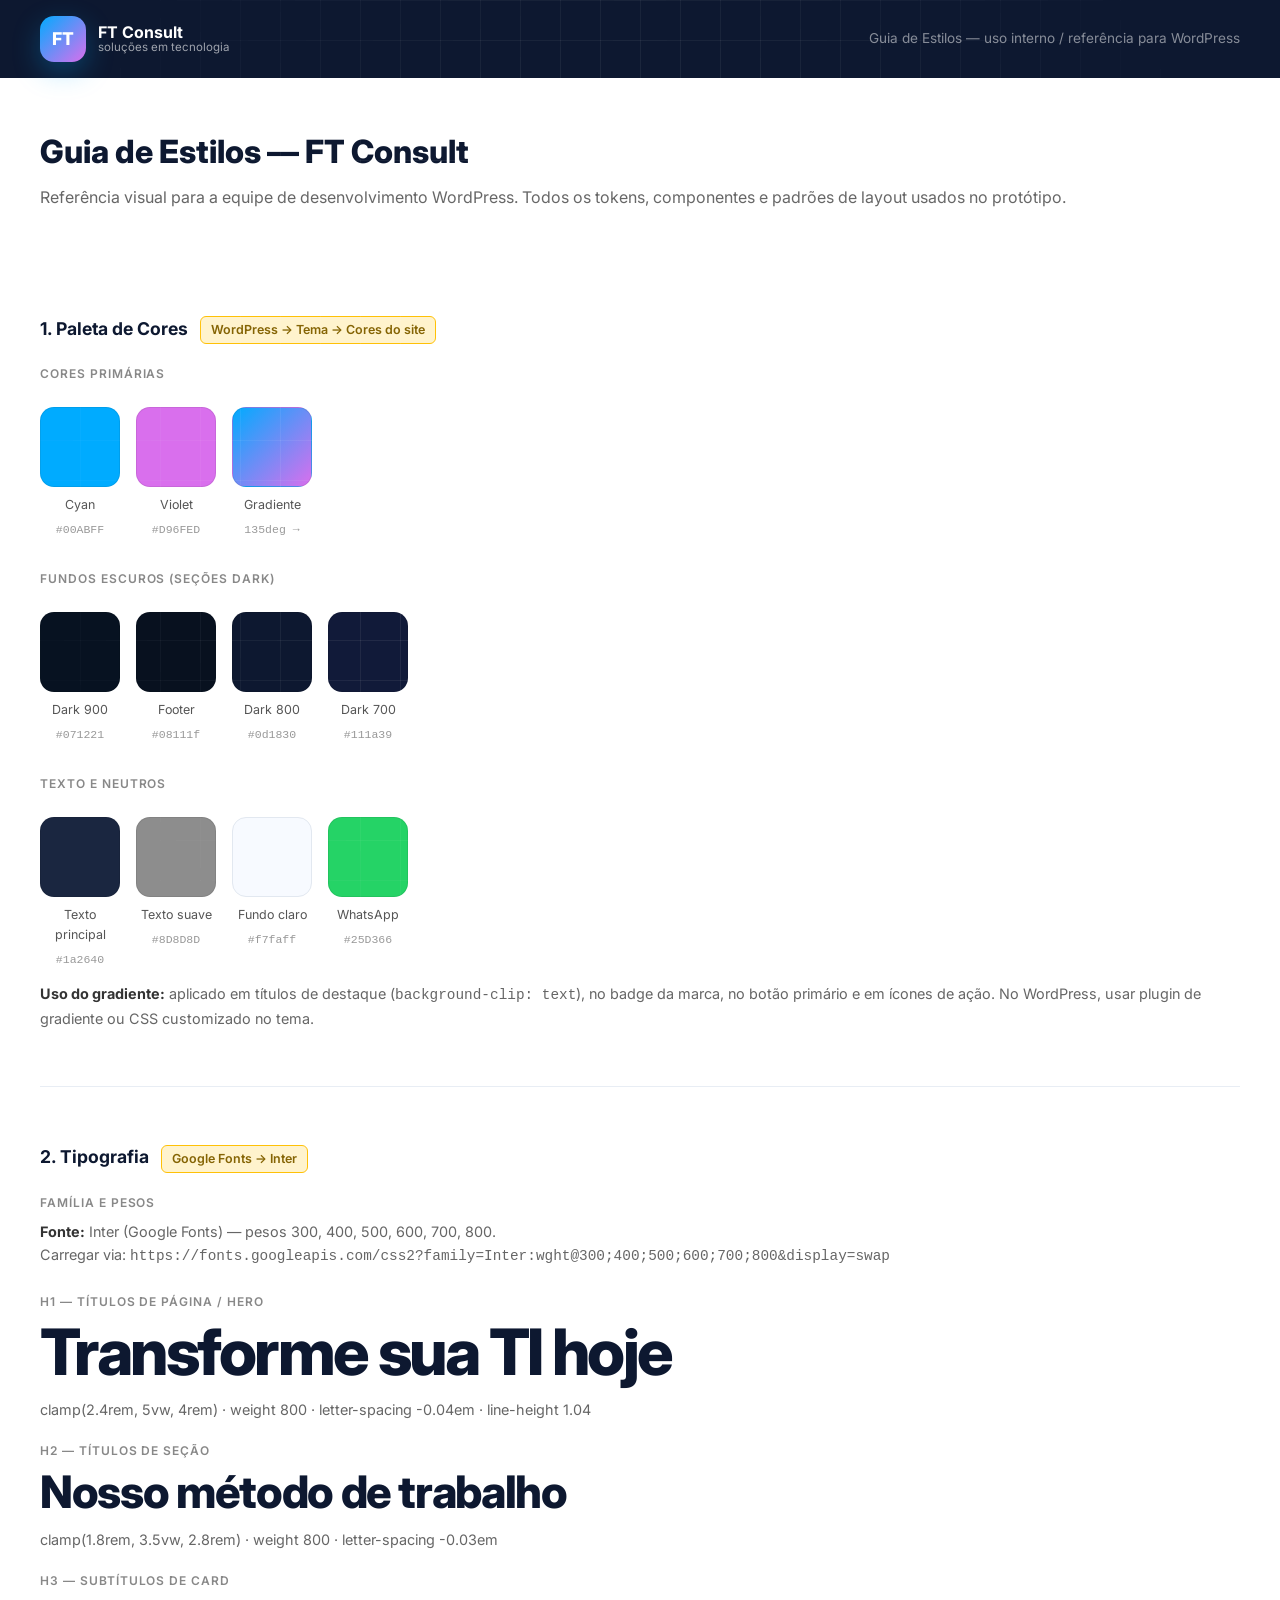
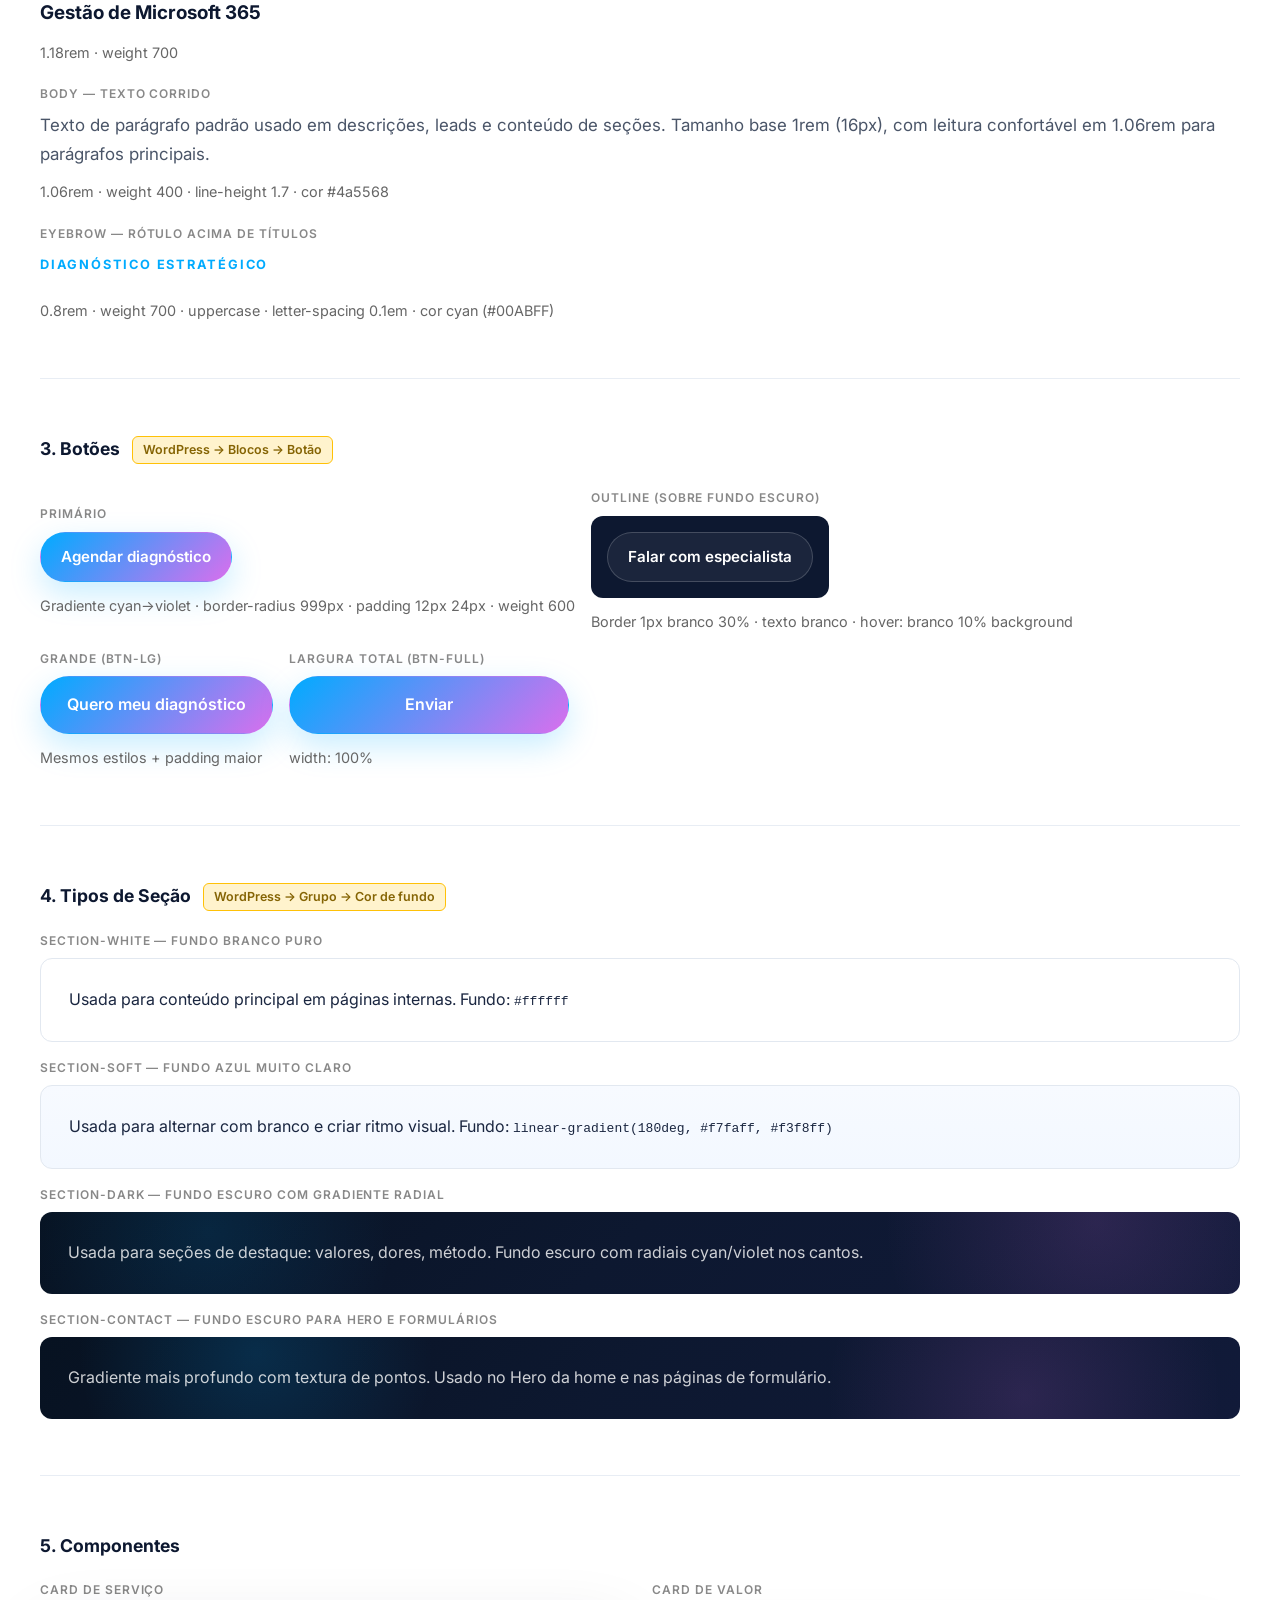
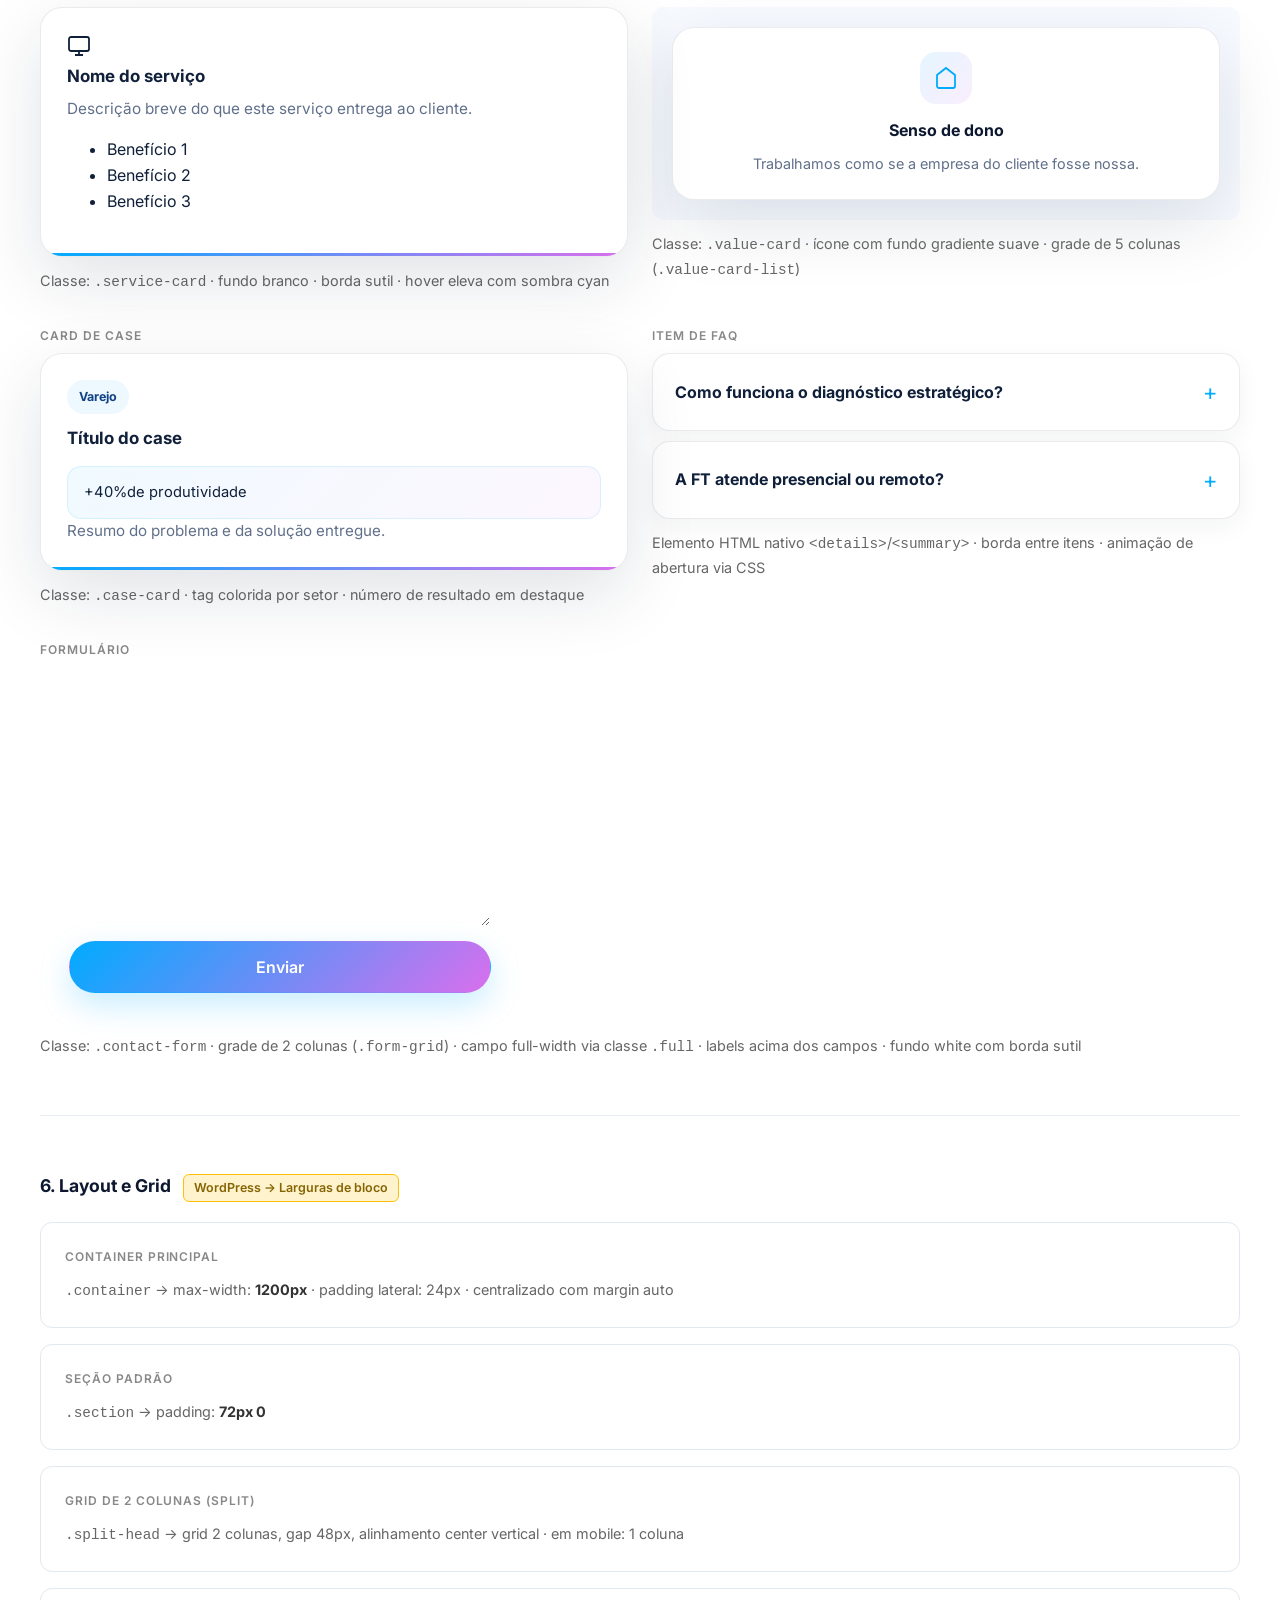
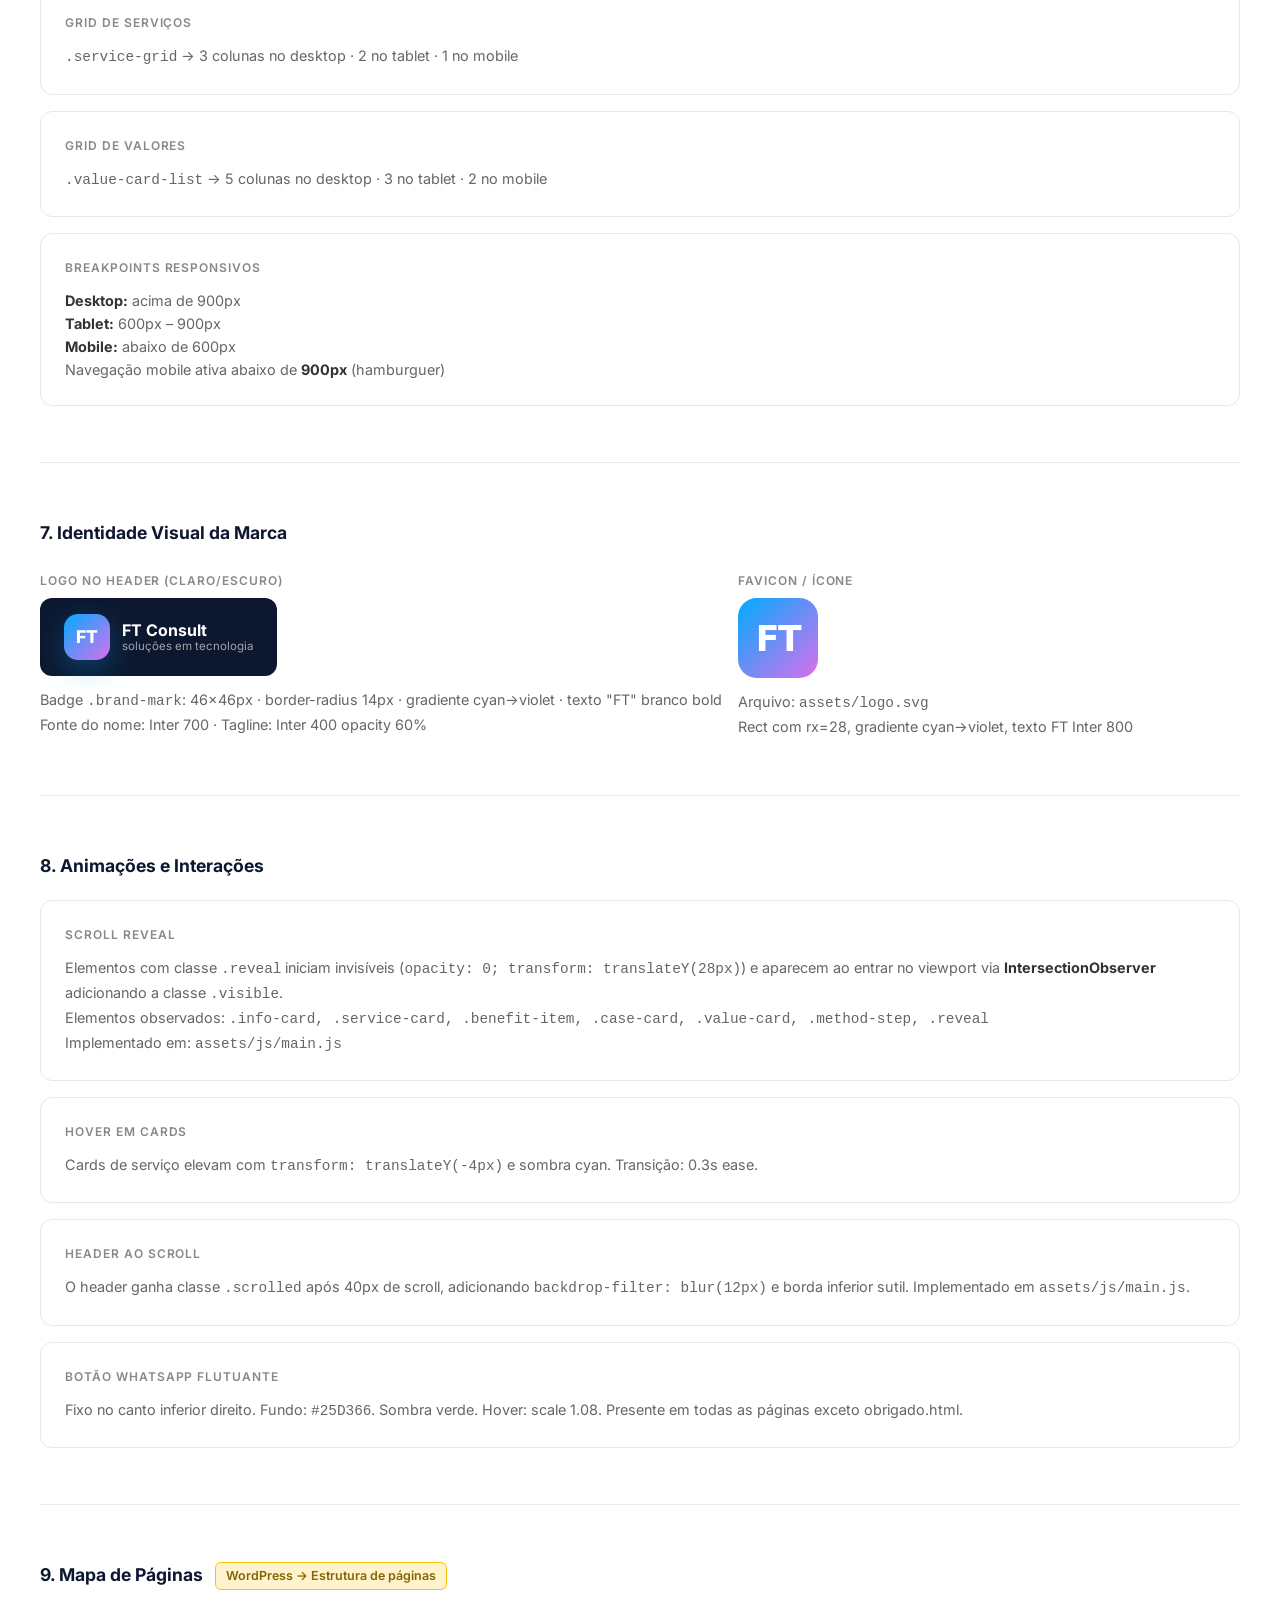
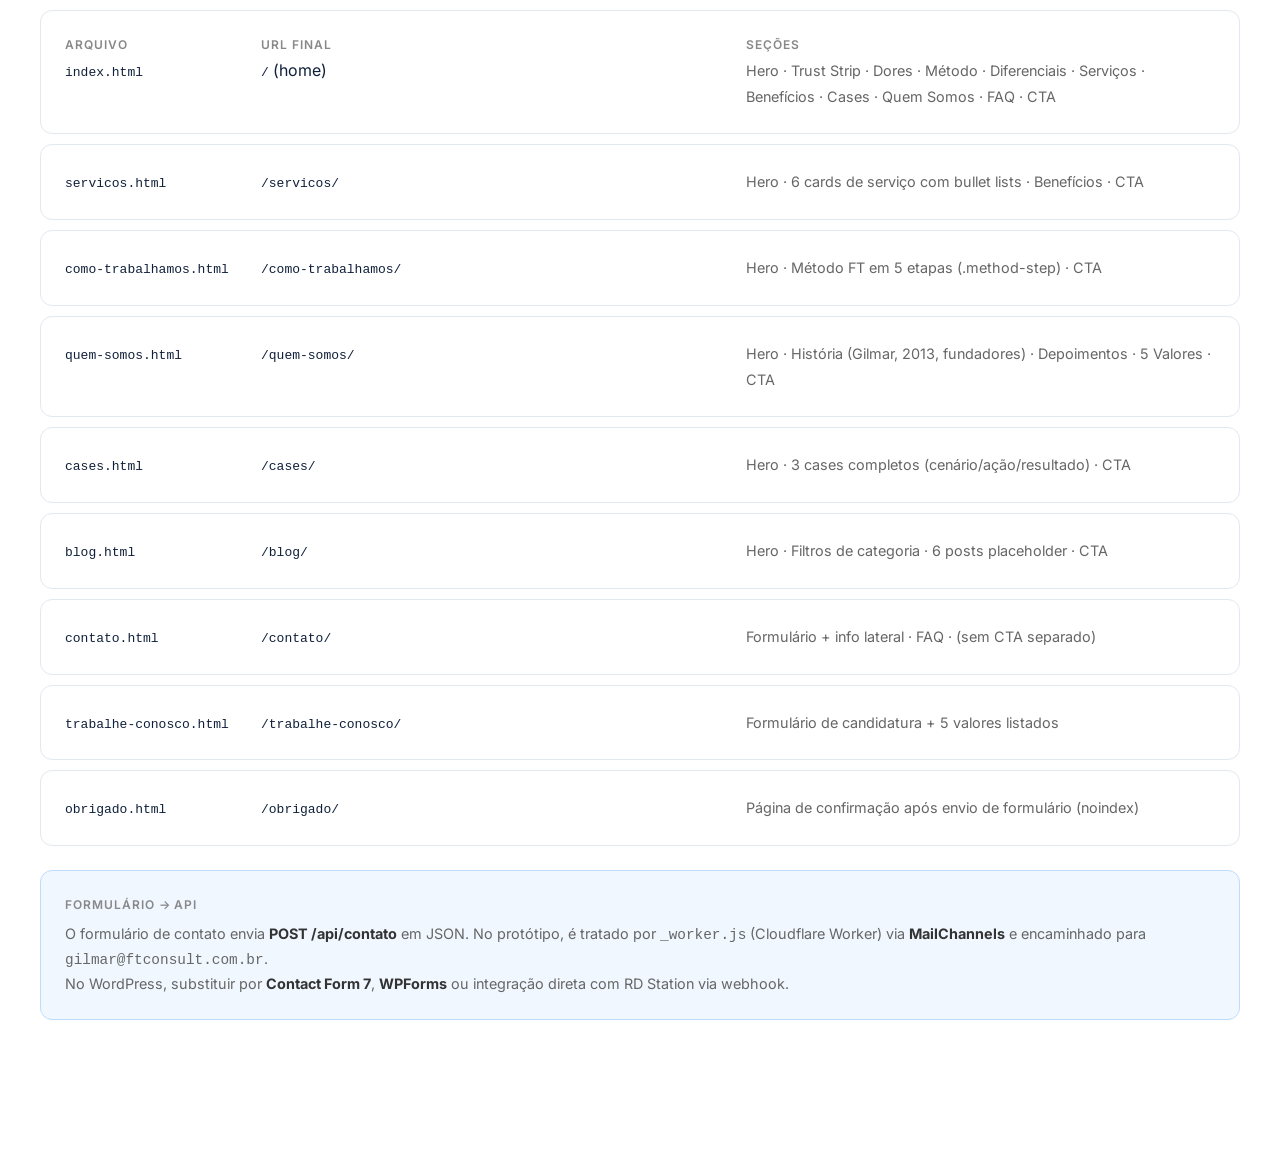
<file: styleguide.html>
<!DOCTYPE html>
<html lang="pt-BR">
<head>
  <meta charset="UTF-8"/>
  <meta name="viewport" content="width=device-width, initial-scale=1.0"/>
  <title>Guia de Estilos — FT Consult</title>
  <meta name="robots" content="noindex"/>
  <link rel="preconnect" href="https://fonts.googleapis.com">
  <link rel="preconnect" href="https://fonts.gstatic.com" crossorigin>
  <link href="https://fonts.googleapis.com/css2?family=Inter:wght@300;400;500;600;700;800&display=swap" rel="stylesheet">
  <link rel="stylesheet" href="assets/css/style.css"/>
  <link rel="icon" href="assets/logo.svg" type="image/svg+xml"/>
  <style>
    .sg-section { padding: 56px 0; border-bottom: 1px solid #e8edf4; }
    .sg-label { font-size: .75rem; font-weight: 600; text-transform: uppercase; letter-spacing: .08em; color: #888; margin-bottom: 8px; }
    .sg-row { display: flex; flex-wrap: wrap; gap: 16px; align-items: flex-start; margin-top: 24px; }
    .sg-swatch { width: 80px; text-align: center; }
    .sg-swatch-box { width: 80px; height: 80px; border-radius: 14px; margin-bottom: 8px; border: 1px solid rgba(0,0,0,.08); }
    .sg-swatch span { font-size: .78rem; color: #555; display: block; }
    .sg-swatch code { font-size: .72rem; color: #999; font-family: monospace; }
    .sg-note { font-size: .9rem; color: #666; margin: 12px 0 0; line-height: 1.6; }
    .sg-note strong { color: #333; }
    body { background: #f7faff; }
    .sg-page { background: white; }
    h1.sg-title { font-size: 2rem; font-weight: 800; color: #0d1830; margin: 0 0 8px; }
    .sg-subtitle { color: #666; font-size: 1rem; margin: 0 0 48px; }
    .sg-h { font-size: 1.1rem; font-weight: 700; color: #0d1830; margin: 0 0 20px; }
    .sg-grid2 { display: grid; grid-template-columns: 1fr 1fr; gap: 24px; }
    .sg-box { padding: 24px; border-radius: 12px; border: 1px solid #e2e8f0; background: white; }
    .wp-note { display: inline-block; padding: 3px 10px; border-radius: 6px; background: #fff3cd; border: 1px solid #ffc107; font-size: .78rem; color: #856404; font-weight: 600; margin-left: 8px; vertical-align: middle; }
  </style>
</head>
<body class="sg-page">

<div style="background:#0d1830;padding:16px 0;margin-bottom:0">
  <div class="container" style="display:flex;align-items:center;justify-content:space-between">
    <a href="index.html" class="brand"><span class="brand-mark">FT</span><span class="brand-copy"><strong style="color:white">FT Consult</strong><small style="color:rgba(255,255,255,.6)">soluções em tecnologia</small></span></a>
    <span style="color:rgba(255,255,255,.5);font-size:.85rem">Guia de Estilos — uso interno / referência para WordPress</span>
  </div>
</div>

<main>
<div class="container" style="padding-top:48px;padding-bottom:96px">

  <h1 class="sg-title">Guia de Estilos — FT Consult</h1>
  <p class="sg-subtitle">Referência visual para a equipe de desenvolvimento WordPress. Todos os tokens, componentes e padrões de layout usados no protótipo.</p>

  <!-- ══════════════════════════════════════════
       1. CORES
  ══════════════════════════════════════════ -->
  <div class="sg-section">
    <h2 class="sg-h">1. Paleta de Cores <span class="wp-note">WordPress → Tema → Cores do site</span></h2>

    <p class="sg-label">Cores primárias</p>
    <div class="sg-row">
      <div class="sg-swatch">
        <div class="sg-swatch-box" style="background:#00ABFF"></div>
        <span>Cyan</span>
        <code>#00ABFF</code>
      </div>
      <div class="sg-swatch">
        <div class="sg-swatch-box" style="background:#D96FED"></div>
        <span>Violet</span>
        <code>#D96FED</code>
      </div>
      <div class="sg-swatch">
        <div class="sg-swatch-box" style="background:linear-gradient(135deg,#00ABFF,#D96FED)"></div>
        <span>Gradiente</span>
        <code>135deg →</code>
      </div>
    </div>

    <p class="sg-label" style="margin-top:28px">Fundos escuros (seções dark)</p>
    <div class="sg-row">
      <div class="sg-swatch">
        <div class="sg-swatch-box" style="background:#071221"></div>
        <span>Dark 900</span>
        <code>#071221</code>
      </div>
      <div class="sg-swatch">
        <div class="sg-swatch-box" style="background:#08111f"></div>
        <span>Footer</span>
        <code>#08111f</code>
      </div>
      <div class="sg-swatch">
        <div class="sg-swatch-box" style="background:#0d1830"></div>
        <span>Dark 800</span>
        <code>#0d1830</code>
      </div>
      <div class="sg-swatch">
        <div class="sg-swatch-box" style="background:#111a39"></div>
        <span>Dark 700</span>
        <code>#111a39</code>
      </div>
    </div>

    <p class="sg-label" style="margin-top:28px">Texto e neutros</p>
    <div class="sg-row">
      <div class="sg-swatch">
        <div class="sg-swatch-box" style="background:#1a2640"></div>
        <span>Texto principal</span>
        <code>#1a2640</code>
      </div>
      <div class="sg-swatch">
        <div class="sg-swatch-box" style="background:#8D8D8D"></div>
        <span>Texto suave</span>
        <code>#8D8D8D</code>
      </div>
      <div class="sg-swatch">
        <div class="sg-swatch-box" style="background:#f7faff;border:1px solid #e2e8f0"></div>
        <span>Fundo claro</span>
        <code>#f7faff</code>
      </div>
      <div class="sg-swatch">
        <div class="sg-swatch-box" style="background:#25D366"></div>
        <span>WhatsApp</span>
        <code>#25D366</code>
      </div>
    </div>

    <p class="sg-note"><strong>Uso do gradiente:</strong> aplicado em títulos de destaque (<code>background-clip: text</code>), no badge da marca, no botão primário e em ícones de ação. No WordPress, usar plugin de gradiente ou CSS customizado no tema.</p>
  </div>

  <!-- ══════════════════════════════════════════
       2. TIPOGRAFIA
  ══════════════════════════════════════════ -->
  <div class="sg-section">
    <h2 class="sg-h">2. Tipografia <span class="wp-note">Google Fonts → Inter</span></h2>

    <p class="sg-label">Família e pesos</p>
    <p class="sg-note" style="margin:0 0 24px"><strong>Fonte:</strong> Inter (Google Fonts) — pesos 300, 400, 500, 600, 700, 800.<br>Carregar via: <code>https://fonts.googleapis.com/css2?family=Inter:wght@300;400;500;600;700;800&display=swap</code></p>

    <div style="display:grid;gap:20px">
      <div>
        <p class="sg-label">H1 — Títulos de página / Hero</p>
        <p style="font-size:clamp(2.4rem,5vw,4rem);font-weight:800;line-height:1.04;letter-spacing:-.04em;color:#0d1830;margin:0">Transforme sua TI hoje</p>
        <p class="sg-note">clamp(2.4rem, 5vw, 4rem) · weight 800 · letter-spacing -0.04em · line-height 1.04</p>
      </div>
      <div>
        <p class="sg-label">H2 — Títulos de seção</p>
        <p style="font-size:clamp(1.8rem,3.5vw,2.8rem);font-weight:800;line-height:1.08;letter-spacing:-.03em;color:#0d1830;margin:0">Nosso método de trabalho</p>
        <p class="sg-note">clamp(1.8rem, 3.5vw, 2.8rem) · weight 800 · letter-spacing -0.03em</p>
      </div>
      <div>
        <p class="sg-label">H3 — Subtítulos de card</p>
        <p style="font-size:1.18rem;font-weight:700;color:#0d1830;margin:0">Gestão de Microsoft 365</p>
        <p class="sg-note">1.18rem · weight 700</p>
      </div>
      <div>
        <p class="sg-label">Body — Texto corrido</p>
        <p style="font-size:1.06rem;color:#4a5568;line-height:1.7;margin:0">Texto de parágrafo padrão usado em descrições, leads e conteúdo de seções. Tamanho base 1rem (16px), com leitura confortável em 1.06rem para parágrafos principais.</p>
        <p class="sg-note">1.06rem · weight 400 · line-height 1.7 · cor #4a5568</p>
      </div>
      <div>
        <p class="sg-label">Eyebrow — Rótulo acima de títulos</p>
        <span class="eyebrow">Diagnóstico estratégico</span>
        <p class="sg-note" style="margin-top:10px">0.8rem · weight 700 · uppercase · letter-spacing 0.1em · cor cyan (#00ABFF)</p>
      </div>
    </div>
  </div>

  <!-- ══════════════════════════════════════════
       3. BOTÕES
  ══════════════════════════════════════════ -->
  <div class="sg-section">
    <h2 class="sg-h">3. Botões <span class="wp-note">WordPress → Blocos → Botão</span></h2>

    <div class="sg-row" style="align-items:center">
      <div>
        <p class="sg-label">Primário</p>
        <a href="#" class="btn btn-primary">Agendar diagnóstico</a>
        <p class="sg-note">Gradiente cyan→violet · border-radius 999px · padding 12px 24px · weight 600</p>
      </div>
      <div>
        <p class="sg-label">Outline (sobre fundo escuro)</p>
        <div style="background:#0d1830;padding:16px;border-radius:12px;display:inline-block">
          <a href="#" class="btn btn-outline">Falar com especialista</a>
        </div>
        <p class="sg-note">Border 1px branco 30% · texto branco · hover: branco 10% background</p>
      </div>
      <div>
        <p class="sg-label">Grande (btn-lg)</p>
        <a href="#" class="btn btn-primary btn-lg">Quero meu diagnóstico</a>
        <p class="sg-note">Mesmos estilos + padding maior</p>
      </div>
      <div>
        <p class="sg-label">Largura total (btn-full)</p>
        <div style="width:280px">
          <a href="#" class="btn btn-primary btn-lg btn-full">Enviar</a>
        </div>
        <p class="sg-note">width: 100%</p>
      </div>
    </div>
  </div>

  <!-- ══════════════════════════════════════════
       4. TIPOS DE SEÇÃO / FUNDO
  ══════════════════════════════════════════ -->
  <div class="sg-section">
    <h2 class="sg-h">4. Tipos de Seção <span class="wp-note">WordPress → Grupo → Cor de fundo</span></h2>

    <div style="display:grid;gap:16px">
      <div>
        <p class="sg-label">section-white — fundo branco puro</p>
        <div style="padding:28px;border-radius:12px;background:white;border:1px solid #e2e8f0">
          <p style="margin:0;color:#1a2640">Usada para conteúdo principal em páginas internas. Fundo: <code>#ffffff</code></p>
        </div>
      </div>
      <div>
        <p class="sg-label">section-soft — fundo azul muito claro</p>
        <div style="padding:28px;border-radius:12px;background:linear-gradient(180deg,#f7faff 0%,#f3f8ff 100%);border:1px solid #e2e8f0">
          <p style="margin:0;color:#1a2640">Usada para alternar com branco e criar ritmo visual. Fundo: <code>linear-gradient(180deg, #f7faff, #f3f8ff)</code></p>
        </div>
      </div>
      <div>
        <p class="sg-label">section-dark — fundo escuro com gradiente radial</p>
        <div class="section-dark" style="padding:28px;border-radius:12px">
          <p style="margin:0;color:rgba(255,255,255,.8)">Usada para seções de destaque: valores, dores, método. Fundo escuro com radiais cyan/violet nos cantos.</p>
        </div>
      </div>
      <div>
        <p class="sg-label">section-contact — fundo escuro para Hero e formulários</p>
        <div class="section-contact" style="padding:28px;border-radius:12px">
          <p style="margin:0;color:rgba(255,255,255,.8)">Gradiente mais profundo com textura de pontos. Usado no Hero da home e nas páginas de formulário.</p>
        </div>
      </div>
    </div>
  </div>

  <!-- ══════════════════════════════════════════
       5. COMPONENTES
  ══════════════════════════════════════════ -->
  <div class="sg-section">
    <h2 class="sg-h">5. Componentes</h2>

    <div class="sg-grid2" style="margin-bottom:32px">
      <div>
        <p class="sg-label">Card de serviço</p>
        <div class="service-card">
          <div class="service-card-icon"><svg width="24" height="24" fill="none" stroke="currentColor" stroke-width="1.8" viewBox="0 0 24 24"><rect x="2" y="3" width="20" height="14" rx="2"/><line x1="8" y1="21" x2="16" y2="21"/><line x1="12" y1="17" x2="12" y2="21"/></svg></div>
          <h3>Nome do serviço</h3>
          <p>Descrição breve do que este serviço entrega ao cliente.</p>
          <ul class="service-features"><li>Benefício 1</li><li>Benefício 2</li><li>Benefício 3</li></ul>
        </div>
        <p class="sg-note">Classe: <code>.service-card</code> · fundo branco · borda sutil · hover eleva com sombra cyan</p>
      </div>
      <div>
        <p class="sg-label">Card de valor</p>
        <div style="background:#f7faff;padding:20px;border-radius:12px">
          <div class="value-card">
            <div class="value-card-icon"><svg width="24" height="24" fill="none" stroke="currentColor" stroke-width="1.8" viewBox="0 0 24 24"><path d="M3 9l9-7 9 7v11a2 2 0 0 1-2 2H5a2 2 0 0 1-2-2z"/></svg></div>
            <h3>Senso de dono</h3>
            <p>Trabalhamos como se a empresa do cliente fosse nossa.</p>
          </div>
        </div>
        <p class="sg-note">Classe: <code>.value-card</code> · ícone com fundo gradiente suave · grade de 5 colunas (<code>.value-card-list</code>)</p>
      </div>
    </div>

    <div class="sg-grid2" style="margin-bottom:32px">
      <div>
        <p class="sg-label">Card de case</p>
        <div class="case-card">
          <div class="case-tag">Varejo</div>
          <h3>Título do case</h3>
          <div class="case-result"><span class="case-result-number">+40%</span><span class="case-result-label">de produtividade</span></div>
          <p>Resumo do problema e da solução entregue.</p>
        </div>
        <p class="sg-note">Classe: <code>.case-card</code> · tag colorida por setor · número de resultado em destaque</p>
      </div>
      <div>
        <p class="sg-label">Item de FAQ</p>
        <div class="faq-list" style="max-width:100%">
          <details><summary>Como funciona o diagnóstico estratégico?</summary><p>O diagnóstico é uma conversa estruturada onde entendemos o ambiente atual e identificamos riscos e oportunidades.</p></details>
          <details><summary>A FT atende presencial ou remoto?</summary><p>Atuamos de forma híbrida.</p></details>
        </div>
        <p class="sg-note">Elemento HTML nativo <code>&lt;details&gt;</code>/<code>&lt;summary&gt;</code> · borda entre itens · animação de abertura via CSS</p>
      </div>
    </div>

    <div>
      <p class="sg-label">Formulário</p>
      <div style="max-width:480px">
        <form class="contact-form" onsubmit="return false">
          <div class="form-grid">
            <div class="form-field">
              <label for="sg-nome">Nome</label>
              <input type="text" id="sg-nome" placeholder="Seu nome completo"/>
            </div>
            <div class="form-field">
              <label for="sg-email">E-mail</label>
              <input type="email" id="sg-email" placeholder="voce@empresa.com"/>
            </div>
            <div class="form-field full">
              <label for="sg-msg">Mensagem</label>
              <textarea id="sg-msg" rows="3" placeholder="Sua mensagem..."></textarea>
            </div>
          </div>
          <button type="submit" class="btn btn-primary btn-lg btn-full">Enviar</button>
        </form>
      </div>
      <p class="sg-note">Classe: <code>.contact-form</code> · grade de 2 colunas (<code>.form-grid</code>) · campo full-width via classe <code>.full</code> · labels acima dos campos · fundo white com borda sutil</p>
    </div>
  </div>

  <!-- ══════════════════════════════════════════
       6. LAYOUT / GRID
  ══════════════════════════════════════════ -->
  <div class="sg-section">
    <h2 class="sg-h">6. Layout e Grid <span class="wp-note">WordPress → Larguras de bloco</span></h2>

    <div style="display:grid;gap:16px">
      <div class="sg-box">
        <p class="sg-label">Container principal</p>
        <p class="sg-note"><code>.container</code> → max-width: <strong>1200px</strong> · padding lateral: 24px · centralizado com margin auto</p>
      </div>
      <div class="sg-box">
        <p class="sg-label">Seção padrão</p>
        <p class="sg-note"><code>.section</code> → padding: <strong>72px 0</strong></p>
      </div>
      <div class="sg-box">
        <p class="sg-label">Grid de 2 colunas (split)</p>
        <p class="sg-note"><code>.split-head</code> → grid 2 colunas, gap 48px, alinhamento center vertical · em mobile: 1 coluna</p>
      </div>
      <div class="sg-box">
        <p class="sg-label">Grid de serviços</p>
        <p class="sg-note"><code>.service-grid</code> → 3 colunas no desktop · 2 no tablet · 1 no mobile</p>
      </div>
      <div class="sg-box">
        <p class="sg-label">Grid de valores</p>
        <p class="sg-note"><code>.value-card-list</code> → 5 colunas no desktop · 3 no tablet · 2 no mobile</p>
      </div>
      <div class="sg-box">
        <p class="sg-label">Breakpoints responsivos</p>
        <p class="sg-note">
          <strong>Desktop:</strong> acima de 900px<br>
          <strong>Tablet:</strong> 600px – 900px<br>
          <strong>Mobile:</strong> abaixo de 600px<br>
          Navegação mobile ativa abaixo de <strong>900px</strong> (hamburguer)
        </p>
      </div>
    </div>
  </div>

  <!-- ══════════════════════════════════════════
       7. MARCA / LOGO
  ══════════════════════════════════════════ -->
  <div class="sg-section">
    <h2 class="sg-h">7. Identidade Visual da Marca</h2>

    <div class="sg-row" style="align-items:flex-start">
      <div>
        <p class="sg-label">Logo no header (claro/escuro)</p>
        <div style="background:#0d1830;padding:16px 24px;border-radius:12px;display:inline-flex">
          <a href="#" class="brand"><span class="brand-mark">FT</span><span class="brand-copy"><strong style="color:white">FT Consult</strong><small style="color:rgba(255,255,255,.6)">soluções em tecnologia</small></span></a>
        </div>
        <p class="sg-note">Badge <code>.brand-mark</code>: 46×46px · border-radius 14px · gradiente cyan→violet · texto "FT" branco bold<br>Fonte do nome: Inter 700 · Tagline: Inter 400 opacity 60%</p>
      </div>
      <div>
        <p class="sg-label">Favicon / ícone</p>
        <img src="assets/logo.svg" width="80" height="80" alt="Favicon FT Consult" style="display:block;border-radius:14px"/>
        <p class="sg-note">Arquivo: <code>assets/logo.svg</code><br>Rect com rx=28, gradiente cyan→violet, texto FT Inter 800</p>
      </div>
    </div>
  </div>

  <!-- ══════════════════════════════════════════
       8. ANIMAÇÕES
  ══════════════════════════════════════════ -->
  <div class="sg-section">
    <h2 class="sg-h">8. Animações e Interações</h2>

    <div style="display:grid;gap:16px">
      <div class="sg-box">
        <p class="sg-label">Scroll reveal</p>
        <p class="sg-note">Elementos com classe <code>.reveal</code> iniciam invisíveis (<code>opacity: 0; transform: translateY(28px)</code>) e aparecem ao entrar no viewport via <strong>IntersectionObserver</strong> adicionando a classe <code>.visible</code>.<br>
        Elementos observados: <code>.info-card, .service-card, .benefit-item, .case-card, .value-card, .method-step, .reveal</code><br>
        Implementado em: <code>assets/js/main.js</code></p>
      </div>
      <div class="sg-box">
        <p class="sg-label">Hover em cards</p>
        <p class="sg-note">Cards de serviço elevam com <code>transform: translateY(-4px)</code> e sombra cyan. Transição: 0.3s ease.</p>
      </div>
      <div class="sg-box">
        <p class="sg-label">Header ao scroll</p>
        <p class="sg-note">O header ganha classe <code>.scrolled</code> após 40px de scroll, adicionando <code>backdrop-filter: blur(12px)</code> e borda inferior sutil. Implementado em <code>assets/js/main.js</code>.</p>
      </div>
      <div class="sg-box">
        <p class="sg-label">Botão WhatsApp flutuante</p>
        <p class="sg-note">Fixo no canto inferior direito. Fundo: <code>#25D366</code>. Sombra verde. Hover: scale 1.08. Presente em todas as páginas exceto obrigado.html.</p>
      </div>
    </div>
  </div>

  <!-- ══════════════════════════════════════════
       9. MAPA DE PÁGINAS
  ══════════════════════════════════════════ -->
  <div class="sg-section" style="border-bottom:none">
    <h2 class="sg-h">9. Mapa de Páginas <span class="wp-note">WordPress → Estrutura de páginas</span></h2>

    <div style="display:grid;gap:10px">
      <div class="sg-box" style="display:grid;grid-template-columns:180px 1fr 1fr;gap:16px;align-items:start">
        <div><p class="sg-label" style="margin:0 0 4px">Arquivo</p><code>index.html</code></div>
        <div><p class="sg-label" style="margin:0 0 4px">URL final</p><code>/</code> (home)</div>
        <div><p class="sg-label" style="margin:0 0 4px">Seções</p><span class="sg-note" style="margin:0">Hero · Trust Strip · Dores · Método · Diferenciais · Serviços · Benefícios · Cases · Quem Somos · FAQ · CTA</span></div>
      </div>
      <div class="sg-box" style="display:grid;grid-template-columns:180px 1fr 1fr;gap:16px;align-items:start">
        <div><code>servicos.html</code></div>
        <div><code>/servicos/</code></div>
        <div><span class="sg-note" style="margin:0">Hero · 6 cards de serviço com bullet lists · Benefícios · CTA</span></div>
      </div>
      <div class="sg-box" style="display:grid;grid-template-columns:180px 1fr 1fr;gap:16px;align-items:start">
        <div><code>como-trabalhamos.html</code></div>
        <div><code>/como-trabalhamos/</code></div>
        <div><span class="sg-note" style="margin:0">Hero · Método FT em 5 etapas (.method-step) · CTA</span></div>
      </div>
      <div class="sg-box" style="display:grid;grid-template-columns:180px 1fr 1fr;gap:16px;align-items:start">
        <div><code>quem-somos.html</code></div>
        <div><code>/quem-somos/</code></div>
        <div><span class="sg-note" style="margin:0">Hero · História (Gilmar, 2013, fundadores) · Depoimentos · 5 Valores · CTA</span></div>
      </div>
      <div class="sg-box" style="display:grid;grid-template-columns:180px 1fr 1fr;gap:16px;align-items:start">
        <div><code>cases.html</code></div>
        <div><code>/cases/</code></div>
        <div><span class="sg-note" style="margin:0">Hero · 3 cases completos (cenário/ação/resultado) · CTA</span></div>
      </div>
      <div class="sg-box" style="display:grid;grid-template-columns:180px 1fr 1fr;gap:16px;align-items:start">
        <div><code>blog.html</code></div>
        <div><code>/blog/</code></div>
        <div><span class="sg-note" style="margin:0">Hero · Filtros de categoria · 6 posts placeholder · CTA</span></div>
      </div>
      <div class="sg-box" style="display:grid;grid-template-columns:180px 1fr 1fr;gap:16px;align-items:start">
        <div><code>contato.html</code></div>
        <div><code>/contato/</code></div>
        <div><span class="sg-note" style="margin:0">Formulário + info lateral · FAQ · (sem CTA separado)</span></div>
      </div>
      <div class="sg-box" style="display:grid;grid-template-columns:180px 1fr 1fr;gap:16px;align-items:start">
        <div><code>trabalhe-conosco.html</code></div>
        <div><code>/trabalhe-conosco/</code></div>
        <div><span class="sg-note" style="margin:0">Formulário de candidatura + 5 valores listados</span></div>
      </div>
      <div class="sg-box" style="display:grid;grid-template-columns:180px 1fr 1fr;gap:16px;align-items:start">
        <div><code>obrigado.html</code></div>
        <div><code>/obrigado/</code></div>
        <div><span class="sg-note" style="margin:0">Página de confirmação após envio de formulário (noindex)</span></div>
      </div>
    </div>

    <div class="sg-box" style="margin-top:24px;background:#f0f7ff;border-color:#bfdbfe">
      <p class="sg-label">Formulário → API</p>
      <p class="sg-note" style="margin:0">O formulário de contato envia <strong>POST /api/contato</strong> em JSON. No protótipo, é tratado por <code>_worker.js</code> (Cloudflare Worker) via <strong>MailChannels</strong> e encaminhado para <code>gilmar@ftconsult.com.br</code>.<br>No WordPress, substituir por <strong>Contact Form 7</strong>, <strong>WPForms</strong> ou integração direta com RD Station via webhook.</p>
    </div>
  </div>

</div>
</main>

<script src="assets/js/main.js"></script>
</body>
</html>
</file>
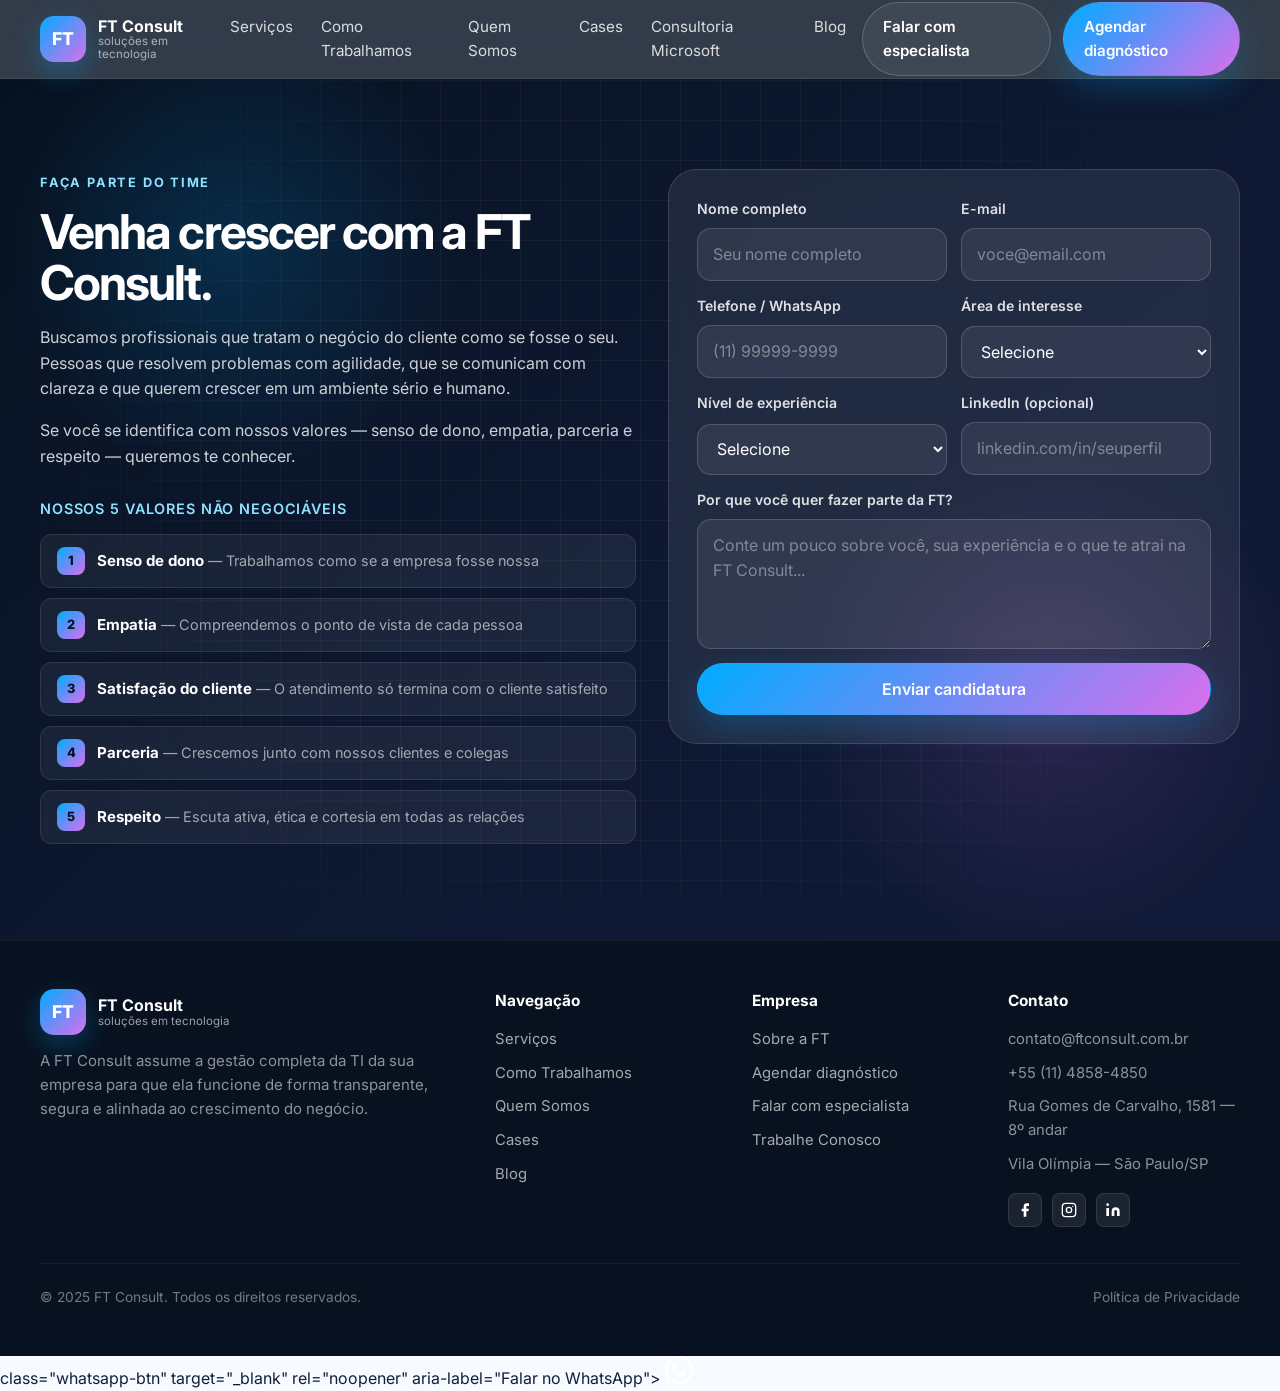
<file: trabalhe-conosco.html>
<!DOCTYPE html>
<html lang="pt-BR">
<head>
  <meta charset="UTF-8"/>
  <meta name="viewport" content="width=device-width, initial-scale=1.0"/>
  <title>Trabalhe Conosco — FT Consult</title>
  <meta name="description" content="Faça parte do time da FT Consult. Buscamos profissionais apaixonados por tecnologia e com senso de dono para crescer junto com a gente."/>
  <link rel="preconnect" href="https://fonts.googleapis.com">
  <link rel="preconnect" href="https://fonts.gstatic.com" crossorigin>
  <link href="https://fonts.googleapis.com/css2?family=Inter:wght@300;400;500;600;700;800&display=swap" rel="stylesheet">
  <link rel="stylesheet" href="assets/css/style.css"/>
  <meta property="og:type" content="website"/>
  <meta property="og:url" content="https://ftconsult.com.br/trabalhe-conosco.html"/>
  <meta property="og:title" content="Trabalhe Conosco — FT Consult"/>
  <meta property="og:description" content="Faça parte do time da FT Consult. Buscamos profissionais apaixonados por tecnologia e com senso de dono para crescer junto com a gente."/>
  <meta property="og:image" content="https://ftconsult.com.br/assets/logo.svg"/>
  <meta property="og:site_name" content="FT Consult"/>
  <link rel="icon" href="assets/logo.svg" type="image/svg+xml"/>
</head>
<body>

<!-- ═══ HEADER / NAVEGAÇÃO ═══ -->
<header class="site-header">
  <div class="container nav-wrap">
    <a href="index.html" class="brand"><span class="brand-mark">FT</span><span class="brand-copy"><strong>FT Consult</strong><small>soluções em tecnologia</small></span></a>
    <nav class="nav desktop-nav">
      <a href="servicos.html">Serviços</a><a href="como-trabalhamos.html">Como Trabalhamos</a><a href="quem-somos.html">Quem Somos</a><a href="cases.html">Cases</a><a href="consultoria-microsoft.html">Consultoria Microsoft</a><a href="blog.html">Blog</a>
    </nav>
    <div class="nav-actions">
      <a href="contato.html" class="btn btn-outline desktop-only">Falar com especialista</a>
      <a href="contato.html" class="btn btn-primary">Agendar diagnóstico</a>
      <button class="hamburger" id="hamburger" aria-label="Menu" aria-expanded="false"><svg width="24" height="24" viewBox="0 0 24 24" fill="none" stroke="currentColor" stroke-width="2"><line x1="3" y1="6" x2="21" y2="6"/><line x1="3" y1="12" x2="21" y2="12"/><line x1="3" y1="18" x2="21" y2="18"/></svg></button>
    </div>
  </div>
  <nav class="mobile-nav" id="mobile-nav">
    <a href="servicos.html">Serviços</a><a href="como-trabalhamos.html">Como Trabalhamos</a><a href="quem-somos.html">Quem Somos</a><a href="cases.html">Cases</a><a href="consultoria-microsoft.html">Consultoria Microsoft</a><a href="blog.html">Blog</a><a href="contato.html">Agendar diagnóstico</a>
  </nav>
</header>

<main>
  <!-- ═══ FORMULÁRIO DE CANDIDATURA + INFO LATERAL ═══ -->
<section class="section-contact" style="padding-top:90px;padding-bottom:96px">
    <div class="container contact-grid">
      <div>
        <span class="eyebrow">Faça parte do time</span>
        <h1 style="margin:0 0 16px;font-size:clamp(2rem,4vw,3rem);line-height:1.06;letter-spacing:-.04em">Venha crescer com a FT Consult.</h1>
        <p>Buscamos profissionais que tratam o negócio do cliente como se fosse o seu. Pessoas que resolvem problemas com agilidade, que se comunicam com clareza e que querem crescer em um ambiente sério e humano.</p>
        <p>Se você se identifica com nossos valores — senso de dono, empatia, parceria e respeito — queremos te conhecer.</p>

        <div style="margin-top:28px">
          <p style="margin:0 0 14px;font-size:.9rem;font-weight:600;text-transform:uppercase;letter-spacing:.06em;color:var(--cyan-soft)">Nossos 5 valores não negociáveis</p>
          <div style="display:grid;gap:10px">
            <div style="display:flex;gap:12px;align-items:center;padding:12px 16px;border-radius:12px;background:rgba(255,255,255,.06);border:1px solid rgba(255,255,255,.09)">
              <span style="flex-shrink:0;width:28px;height:28px;border-radius:8px;background:linear-gradient(135deg,var(--cyan),var(--violet));display:grid;place-items:center;font-size:.8rem;font-weight:800;color:#071221">1</span>
              <div><strong style="color:white;font-size:.94rem">Senso de dono</strong> <span style="color:rgba(255,255,255,.6);font-size:.9rem">— Trabalhamos como se a empresa fosse nossa</span></div>
            </div>
            <div style="display:flex;gap:12px;align-items:center;padding:12px 16px;border-radius:12px;background:rgba(255,255,255,.06);border:1px solid rgba(255,255,255,.09)">
              <span style="flex-shrink:0;width:28px;height:28px;border-radius:8px;background:linear-gradient(135deg,var(--cyan),var(--violet));display:grid;place-items:center;font-size:.8rem;font-weight:800;color:#071221">2</span>
              <div><strong style="color:white;font-size:.94rem">Empatia</strong> <span style="color:rgba(255,255,255,.6);font-size:.9rem">— Compreendemos o ponto de vista de cada pessoa</span></div>
            </div>
            <div style="display:flex;gap:12px;align-items:center;padding:12px 16px;border-radius:12px;background:rgba(255,255,255,.06);border:1px solid rgba(255,255,255,.09)">
              <span style="flex-shrink:0;width:28px;height:28px;border-radius:8px;background:linear-gradient(135deg,var(--cyan),var(--violet));display:grid;place-items:center;font-size:.8rem;font-weight:800;color:#071221">3</span>
              <div><strong style="color:white;font-size:.94rem">Satisfação do cliente</strong> <span style="color:rgba(255,255,255,.6);font-size:.9rem">— O atendimento só termina com o cliente satisfeito</span></div>
            </div>
            <div style="display:flex;gap:12px;align-items:center;padding:12px 16px;border-radius:12px;background:rgba(255,255,255,.06);border:1px solid rgba(255,255,255,.09)">
              <span style="flex-shrink:0;width:28px;height:28px;border-radius:8px;background:linear-gradient(135deg,var(--cyan),var(--violet));display:grid;place-items:center;font-size:.8rem;font-weight:800;color:#071221">4</span>
              <div><strong style="color:white;font-size:.94rem">Parceria</strong> <span style="color:rgba(255,255,255,.6);font-size:.9rem">— Crescemos junto com nossos clientes e colegas</span></div>
            </div>
            <div style="display:flex;gap:12px;align-items:center;padding:12px 16px;border-radius:12px;background:rgba(255,255,255,.06);border:1px solid rgba(255,255,255,.09)">
              <span style="flex-shrink:0;width:28px;height:28px;border-radius:8px;background:linear-gradient(135deg,var(--cyan),var(--violet));display:grid;place-items:center;font-size:.8rem;font-weight:800;color:#071221">5</span>
              <div><strong style="color:white;font-size:.94rem">Respeito</strong> <span style="color:rgba(255,255,255,.6);font-size:.9rem">— Escuta ativa, ética e cortesia em todas as relações</span></div>
            </div>
          </div>
        </div>
      </div>

      <form class="contact-form" id="jobs-form" novalidate>
        <div id="form-msg" class="form-msg"></div>
        <div class="form-grid">
          <div class="form-field">
            <label for="nome">Nome completo</label>
            <input type="text" id="nome" name="nome" placeholder="Seu nome completo" required/>
          </div>
          <div class="form-field">
            <label for="email">E-mail</label>
            <input type="email" id="email" name="email" placeholder="voce@email.com" required/>
          </div>
          <div class="form-field">
            <label for="telefone">Telefone / WhatsApp</label>
            <input type="tel" id="telefone" name="telefone" placeholder="(11) 99999-9999" required/>
          </div>
          <div class="form-field">
            <label for="area">Área de interesse</label>
            <select id="area" name="area" required>
              <option value="">Selecione</option>
              <option>Suporte técnico / Help Desk</option>
              <option>Infraestrutura e redes</option>
              <option>Segurança da informação</option>
              <option>Cloud / Microsoft 365 / Google Workspace</option>
              <option>Gestão de projetos de TI</option>
              <option>Comercial / Vendas</option>
              <option>Administrativo / Financeiro</option>
              <option>Outra área</option>
            </select>
          </div>
          <div class="form-field">
            <label for="experiencia">Nível de experiência</label>
            <select id="experiencia" name="experiencia">
              <option value="">Selecione</option>
              <option>Estágio / Júnior (até 2 anos)</option>
              <option>Pleno (2 a 5 anos)</option>
              <option>Sênior (mais de 5 anos)</option>
            </select>
          </div>
          <div class="form-field">
            <label for="linkedin">LinkedIn (opcional)</label>
            <input type="url" id="linkedin" name="linkedin" placeholder="linkedin.com/in/seuperfil"/>
          </div>
          <div class="form-field full">
            <label for="mensagem">Por que você quer fazer parte da FT?</label>
            <textarea id="mensagem" name="mensagem" rows="4" placeholder="Conte um pouco sobre você, sua experiência e o que te atrai na FT Consult..." required></textarea>
          </div>
        </div>
        <button type="submit" class="btn btn-primary btn-lg btn-full">Enviar candidatura</button>
      </form>
    </div>
  </section>
</main>

<!-- ═══ FOOTER ═══ -->
<footer class="site-footer">
  <div class="container footer-grid">
    <div><a href="index.html" class="brand footer-brand"><span class="brand-mark">FT</span><span class="brand-copy"><strong>FT Consult</strong><small>soluções em tecnologia</small></span></a><p class="footer-desc">A FT Consult assume a gestão completa da TI da sua empresa para que ela funcione de forma transparente, segura e alinhada ao crescimento do negócio.</p></div>
    <div><h4>Navegação</h4><ul><li><a href="servicos.html">Serviços</a></li><li><a href="como-trabalhamos.html">Como Trabalhamos</a></li><li><a href="quem-somos.html">Quem Somos</a></li><li><a href="cases.html">Cases</a></li><li><a href="blog.html">Blog</a></li></ul></div>
    <div><h4>Empresa</h4><ul><li><a href="quem-somos.html">Sobre a FT</a></li><li><a href="contato.html">Agendar diagnóstico</a></li><li><a href="contato.html">Falar com especialista</a></li><li><a href="trabalhe-conosco.html">Trabalhe Conosco</a></li></ul></div>
    <div><h4>Contato</h4><ul><li>contato@ftconsult.com.br</li><li>+55 (11) 4858-4850</li><li>Rua Gomes de Carvalho, 1581 — 8º andar</li><li>Vila Olímpia — São Paulo/SP</li></ul><div class="footer-social"><a href="https://web.facebook.com/ftconsult" target="_blank" rel="noopener" aria-label="Facebook"><svg width="16" height="16" viewBox="0 0 24 24" fill="white"><path d="M18 2h-3a5 5 0 0 0-5 5v3H7v4h3v8h4v-8h3l1-4h-4V7a1 1 0 0 1 1-1h3z"/></svg></a><a href="https://www.instagram.com/ftconsult_/" target="_blank" rel="noopener" aria-label="Instagram"><svg width="16" height="16" viewBox="0 0 24 24" fill="none" stroke="white" stroke-width="2"><rect x="2" y="2" width="20" height="20" rx="5"/><circle cx="12" cy="12" r="4"/><circle cx="17.5" cy="6.5" r="1" fill="white" stroke="none"/></svg></a><a href="https://www.linkedin.com/company/ft-consult/" target="_blank" rel="noopener" aria-label="LinkedIn"><svg width="16" height="16" viewBox="0 0 24 24" fill="white"><path d="M16 8a6 6 0 0 1 6 6v7h-4v-7a2 2 0 0 0-2-2 2 2 0 0 0-2 2v7h-4v-7a6 6 0 0 1 6-6z"/><rect x="2" y="9" width="4" height="12"/><circle cx="4" cy="4" r="2"/></svg></a></div></div>
  </div>
  <div class="container footer-bottom"><span>© 2025 FT Consult. Todos os direitos reservados.</span><span><a href="#">Política de Privacidade</a></span></div>
</footer>

<a href="https://wa.me/5511973911674" <!-- ═══ BOTÃO WHATSAPP FLUTUANTE ═══ -->
class="whatsapp-btn" target="_blank" rel="noopener" aria-label="Falar no WhatsApp">
  <svg width="28" height="28" viewBox="0 0 24 24" fill="white"><path d="M17.472 14.382c-.297-.149-1.758-.867-2.03-.967-.273-.099-.471-.148-.67.15-.197.297-.767.966-.94 1.164-.173.199-.347.223-.644.075-.297-.15-1.255-.463-2.39-1.475-.883-.788-1.48-1.761-1.653-2.059-.173-.297-.018-.458.13-.606.134-.133.298-.347.446-.52.149-.174.198-.298.298-.497.099-.198.05-.371-.025-.52-.075-.149-.669-1.612-.916-2.207-.242-.579-.487-.5-.669-.51-.173-.008-.371-.01-.57-.01-.198 0-.52.074-.792.372-.272.297-1.04 1.016-1.04 2.479 0 1.462 1.065 2.875 1.213 3.074.149.198 2.096 3.2 5.077 4.487.709.306 1.262.489 1.694.625.712.227 1.36.195 1.871.118.571-.085 1.758-.719 2.006-1.413.248-.694.248-1.289.173-1.413-.074-.124-.272-.198-.57-.347m-5.421 7.403h-.004a9.87 9.87 0 0 1-5.031-1.378l-.361-.214-3.741.982.998-3.648-.235-.374a9.86 9.86 0 0 1-1.51-5.26c.001-5.45 4.436-9.884 9.888-9.884 2.64 0 5.122 1.03 6.988 2.898a9.825 9.825 0 0 1 2.893 6.994c-.003 5.45-4.437 9.884-9.885 9.884m8.413-18.297A11.815 11.815 0 0 0 12.05 0C5.495 0 .16 5.335.157 11.892c0 2.096.547 4.142 1.588 5.945L.057 24l6.305-1.654a11.882 11.882 0 0 0 5.683 1.448h.005c6.554 0 11.89-5.335 11.893-11.893a11.821 11.821 0 0 0-3.48-8.413Z"/></svg>
</a>

<script>
// Form submission for jobs
document.getElementById('jobs-form').addEventListener('submit', async function(e) {
  e.preventDefault();
  const btn = this.querySelector('button[type=submit]');
  const msg = document.getElementById('form-msg');
  btn.disabled = true;
  btn.textContent = 'Enviando...';

  const data = Object.fromEntries(new FormData(this).entries());
  data._type = 'candidatura';

  try {
    const res = await fetch('/api/contato', {
      method: 'POST',
      headers: { 'Content-Type': 'application/json' },
      body: JSON.stringify(data)
    });
    if (res.ok) {
      window.location.href = '/obrigado.html';
    } else {
      throw new Error();
    }
  } catch {
    msg.textContent = 'Erro ao enviar. Tente novamente ou nos chame pelo WhatsApp.';
    msg.className = 'form-msg error';
    btn.disabled = false;
    btn.textContent = 'Enviar candidatura';
  }
});
</script>
<script src="assets/js/main.js"></script>
</body>
</html>
</file>
<file: assets/css/style.css>
:root {
  --cyan: #00ABFF;
  --violet: #D96FED;
  --cyan-soft: #8fe1ff;
  --gray: #8D8D8D;
  --bg-dark: #071221;
  --bg-dark-2: #0e1b33;
  --text: #10203a;
  --text-soft: #61708a;
  --line: rgba(16,32,58,.09);
  --line-light: rgba(255,255,255,.12);
  --shadow: 0 24px 70px rgba(16,32,58,.12);
  --radius: 22px;
  --container: 1200px;
}

*, *::before, *::after { box-sizing: border-box; }
html { scroll-behavior: smooth; }
body {
  margin: 0;
  font-family: 'Inter', system-ui, -apple-system, sans-serif;
  background: #f7faff;
  color: var(--text);
  line-height: 1.6;
}
a { color: inherit; text-decoration: none; }
img { max-width: 100%; display: block; }
p { margin: 0 0 1em; }
p:last-child { margin-bottom: 0; }

.container { width: min(var(--container), calc(100% - 2.5rem)); margin: 0 auto; }
.narrow { width: min(860px, 100%); margin: 0 auto; }
.center { text-align: center; }
.section { padding: 96px 0; position: relative; }
.section-white { background: #fff; }
.section-soft { background: linear-gradient(180deg,#f7faff 0%,#f3f8ff 100%); }
.section-dark {
  color: #eef5ff;
  background:
    radial-gradient(circle at 14% 24%,rgba(0,171,255,.12),transparent 18%),
    radial-gradient(circle at 88% 12%,rgba(217,111,237,.14),transparent 20%),
    linear-gradient(135deg,#071221 0%,#0d1830 48%,#111a39 100%);
}
.section-gradient {
  color: white;
  background:
    radial-gradient(circle at 14% 24%,rgba(0,171,255,.18),transparent 18%),
    radial-gradient(circle at 88% 68%,rgba(217,111,237,.16),transparent 20%),
    linear-gradient(135deg,#081322 0%,#0f1d3d 55%,#13133c 100%);
}

/* ── Header ── */
.site-header {
  position: sticky; top: 0; z-index: 100;
  backdrop-filter: blur(18px);
  background: rgba(7,18,33,.82);
  border-bottom: 1px solid rgba(255,255,255,.08);
}
.nav-wrap {
  min-height: 78px;
  display: flex; align-items: center; justify-content: space-between; gap: 16px;
}
.brand { display: inline-flex; align-items: center; gap: 12px; }
.brand-logo { display: none; }
.brand-mark {
  width: 46px; height: 46px; border-radius: 14px; flex-shrink: 0;
  display: grid; place-items: center;
  color: white; font-weight: 800; font-size: 1.1rem; letter-spacing: -.02em;
  background: linear-gradient(135deg, var(--cyan), var(--violet));
  box-shadow: 0 10px 28px rgba(0,171,255,.28);
}
.brand-copy { display: flex; flex-direction: column; line-height: 1.1; color: white; }
.brand-copy strong { font-size: 1rem; font-weight: 700; }
.brand-copy small { font-size: .72rem; color: rgba(255,255,255,.6); }
.nav { display: flex; gap: 28px; }
.nav a { color: rgba(255,255,255,.82); font-size: .95rem; transition: color .2s; }
.nav a:hover, .nav a.active { color: white; }
.nav-actions { display: flex; gap: 12px; align-items: center; }
.hamburger {
  display: none; background: none; border: none; cursor: pointer; padding: 8px; color: white;
}
.hamburger svg { display: block; }
.mobile-nav {
  display: none; flex-direction: column; gap: 0;
  background: #0c1a33; border-top: 1px solid rgba(255,255,255,.08);
}
.mobile-nav a {
  padding: 14px 20px; color: rgba(255,255,255,.84); border-bottom: 1px solid rgba(255,255,255,.06);
  font-size: .98rem;
}
.mobile-nav a:hover { color: white; background: rgba(255,255,255,.04); }
.mobile-nav.open { display: flex; }

/* ── Buttons ── */
.btn {
  display: inline-flex; align-items: center; justify-content: center;
  border-radius: 999px; border: 1px solid transparent;
  padding: 12px 20px; font-weight: 600; font-size: .95rem;
  transition: transform .2s, box-shadow .2s; cursor: pointer; font-family: inherit;
}
.btn:hover { transform: translateY(-1px); }
.btn-primary {
  color: white;
  background: linear-gradient(135deg,var(--cyan),var(--violet));
  box-shadow: 0 12px 32px rgba(0,171,255,.22);
}
.btn-primary:hover { box-shadow: 0 16px 40px rgba(0,171,255,.32); }
.btn-outline {
  color: white; border-color: rgba(255,255,255,.18);
  background: rgba(255,255,255,.06);
}
.btn-secondary {
  color: white; border-color: rgba(255,255,255,.16); background: transparent;
}
.btn-lg { padding: 15px 26px; font-size: 1rem; }
.btn-full { width: 100%; }
.desktop-only { display: inline-flex; }

/* ── Typography ── */
.eyebrow {
  display: inline-block; margin-bottom: 14px;
  color: var(--cyan); text-transform: uppercase;
  letter-spacing: .14em; font-size: .8rem; font-weight: 700;
}
.eyebrow.center { display: block; }
.section-dark .eyebrow,
.section-gradient .eyebrow,
.section-contact .eyebrow,
.hero .eyebrow,
.page-hero .eyebrow { color: var(--cyan-soft); }
.section-title {
  margin: 0 0 16px;
  font-size: clamp(2rem,3.7vw,3.2rem);
  line-height: 1.06; letter-spacing: -.035em;
}
.section-subtitle {
  margin: 0; color: var(--text-soft); font-size: 1.06rem; max-width: 72ch;
}
.section-subtitle.light,
.section-dark .section-subtitle { color: rgba(255,255,255,.78); }
.section-intro { margin-bottom: 40px; }

/* ── Hero (Home) ── */
.hero {
  position: relative; overflow: hidden;
  color: white; padding: 120px 0 90px;
  background:
    radial-gradient(circle at 18% 18%,rgba(0,171,255,.14),transparent 18%),
    radial-gradient(circle at 90% 10%,rgba(217,111,237,.12),transparent 22%),
    linear-gradient(135deg,#071221 0%,#0c1a37 48%,#12143e 100%);
}
.hero::before,
.section-dark::before,
.section-contact::before {
  content: "";
  position: absolute; inset: 0;
  background-image:
    linear-gradient(rgba(255,255,255,.04) 1px,transparent 1px),
    linear-gradient(90deg,rgba(255,255,255,.04) 1px,transparent 1px);
  background-size: 40px 40px;
  mask-image: radial-gradient(circle at center, black 40%, transparent 90%);
  pointer-events: none;
}
.hero-grid {
  display: grid;
  grid-template-columns: minmax(0,1fr) minmax(400px,.85fr);
  gap: 52px; align-items: center;
}
.hero h1 {
  margin: 0 0 18px;
  font-size: clamp(2.6rem,5vw,4.8rem);
  line-height: .97; letter-spacing: -.05em; max-width: 12ch;
}
.hero-subtitle { margin: 0 0 28px; font-size: 1.1rem; max-width: 58ch; color: rgba(255,255,255,.84); }
.hero-cta { display: flex; gap: 14px; flex-wrap: wrap; margin-bottom: 26px; }
.hero-tags { display: flex; flex-wrap: wrap; gap: 10px; }
.hero-tags span {
  padding: 9px 14px; border-radius: 999px;
  background: rgba(255,255,255,.06); border: 1px solid rgba(255,255,255,.12);
  color: rgba(255,255,255,.88); font-size: .9rem;
}

/* Hero Panel */
.hero-panel { display: flex; align-items: center; justify-content: center; }
.panel-shell {
  width: min(100%,470px); padding: 28px; border-radius: 30px;
  background: linear-gradient(180deg,rgba(255,255,255,.11),rgba(255,255,255,.06));
  border: 1px solid rgba(255,255,255,.16);
  box-shadow: 0 28px 70px rgba(2,10,25,.38);
  backdrop-filter: blur(14px);
}
.panel-topline {
  display: flex; justify-content: space-between; align-items: center; margin-bottom: 18px;
}
.mini-chip {
  padding: 8px 12px; border-radius: 999px;
  font-size: .78rem; font-weight: 700; letter-spacing: .12em;
  color: #d8f5ff; background: rgba(255,255,255,.07); border: 1px solid rgba(255,255,255,.12);
}
.status-dot {
  width: 14px; height: 14px; border-radius: 999px;
  background: linear-gradient(135deg,var(--cyan),var(--violet));
  box-shadow: 0 0 0 8px rgba(255,255,255,.04);
}
.panel-shell h2 {
  margin: 0 0 10px;
  font-size: clamp(1.7rem,3vw,2.2rem);
  line-height: 1.05; letter-spacing: -.03em;
}
.panel-shell > p { margin: 0 0 22px; color: rgba(255,255,255,.76); font-size: .94rem; }
.signal-bars { display: grid; gap: 10px; margin-bottom: 22px; }
.signal-bars span {
  height: 9px; border-radius: 999px;
  background: linear-gradient(90deg,rgba(0,171,255,.9),rgba(217,111,237,.75));
}
.signal-bars span:nth-child(1){width:100%}
.signal-bars span:nth-child(2){width:84%}
.signal-bars span:nth-child(3){width:68%}
.signal-bars span:nth-child(4){width:50%}
.panel-stack { display: grid; gap: 12px; margin-bottom: 20px; }
.panel-card {
  padding: 16px 18px; border-radius: 18px;
  background: rgba(255,255,255,.06); border: 1px solid rgba(255,255,255,.1);
}
.panel-card strong { display: block; margin-bottom: 4px; font-size: .96rem; }
.panel-card small { color: rgba(255,255,255,.68); font-size: .84rem; }
.panel-footer { display: flex; flex-wrap: wrap; gap: 8px; }
.panel-footer span {
  padding: 7px 12px; border-radius: 999px;
  background: rgba(255,255,255,.05); border: 1px solid rgba(255,255,255,.1);
  font-size: .82rem; color: rgba(255,255,255,.8);
}

/* ── Trust strip ── */
.trust-strip { background: white; border-bottom: 1px solid var(--line); }
.trust-grid {
  display: grid; grid-template-columns: repeat(4,1fr); gap: 14px; padding: 20px 0;
}
.trust-item {
  padding: 16px 18px; border-radius: 18px;
  background: #f7fbff; border: 1px solid var(--line);
}
.trust-item strong { display: block; margin-bottom: 4px; font-size: 1rem; }
.trust-item span { color: var(--text-soft); font-size: .92rem; }

/* ── Cards ── */
.cards-grid { display: grid; gap: 18px; }
.cards-2 { grid-template-columns: repeat(2,1fr); }
.cards-3 { grid-template-columns: repeat(3,1fr); }
.cards-4 { grid-template-columns: repeat(4,1fr); }
.cards-5 { grid-template-columns: repeat(5,1fr); }

.info-card, .service-card, .case-card, .blog-card {
  position: relative; overflow: hidden;
  background: white; border: 1px solid var(--line);
  border-radius: var(--radius); padding: 26px; box-shadow: var(--shadow);
  transition: transform .2s, box-shadow .2s;
}
.info-card:hover, .service-card:hover, .case-card:hover, .blog-card:hover {
  transform: translateY(-3px);
  box-shadow: 0 32px 80px rgba(16,32,58,.15);
}
.info-card::before, .service-card::before, .case-card::before {
  content: ""; position: absolute; left: 0; right: 0; bottom: 0; height: 3px;
  background: linear-gradient(90deg,var(--cyan),var(--violet));
}
.info-card h3, .service-card h3, .case-card h3 {
  margin: 0 0 10px; font-size: 1.06rem; line-height: 1.26;
}
.info-card p, .service-card p { margin: 0; color: var(--text-soft); font-size: .96rem; }
.card-icon {
  width: 44px; height: 44px; border-radius: 14px; margin-bottom: 16px;
  display: grid; place-items: center;
  background: linear-gradient(135deg,rgba(0,171,255,.1),rgba(217,111,237,.1));
  color: var(--cyan);
}

/* Case cards */
.case-tag {
  display: inline-block; margin-bottom: 14px; padding: 7px 12px;
  border-radius: 999px; background: #eef8ff; color: #104286;
  font-size: .78rem; font-weight: 700;
}
.case-card p { color: var(--text-soft); font-size: .95rem; margin-bottom: 10px; }
.case-card p:last-child { margin-bottom: 0; }
.case-card p strong { color: var(--text); }
.case-result {
  margin-top: 16px; padding: 14px 16px; border-radius: 14px;
  background: linear-gradient(135deg,rgba(0,171,255,.06),rgba(217,111,237,.06));
  border: 1px solid rgba(0,171,255,.12);
  font-size: .92rem; color: var(--text);
}

/* ── Split sections ── */
.split-head {
  display: grid;
  grid-template-columns: minmax(0,1fr) minmax(320px,.82fr);
  gap: 32px; align-items: start;
}
.split-head.center-v { align-items: center; }
.metric-panel, .results-list { display: grid; gap: 14px; }
.metric-card, .result-item {
  padding: 18px 20px; border-radius: 20px;
  background: rgba(255,255,255,.07); border: 1px solid rgba(255,255,255,.12);
}
.metric-card strong, .result-item strong { display: block; margin-bottom: 4px; }
.metric-card span, .result-item span { color: rgba(255,255,255,.74); font-size: .94rem; }

/* ── Step cards ── */
.timeline-grid { margin-top: 36px; }
.step-card {
  padding: 22px; border-radius: 22px;
  background: rgba(255,255,255,.06); border: 1px solid rgba(255,255,255,.12);
  transition: background .2s;
}
.step-card:hover { background: rgba(255,255,255,.09); }
.step-num {
  display: inline-flex; margin-bottom: 14px;
  padding: 6px 12px; border-radius: 999px;
  background: linear-gradient(135deg,#9feaff,#f0c4ff);
  color: #0b1830; font-size: .82rem; font-weight: 800;
}
.step-card h3 { margin: 0 0 10px; font-size: 1.02rem; }
.step-card p { margin: 0; color: rgba(255,255,255,.76); font-size: .94rem; }

/* ── Values grid ── */
.values-grid { display: grid; grid-template-columns: 1fr 1fr; gap: 12px; }
.values-grid span {
  padding: 18px 16px; border-radius: 999px; text-align: center;
  background: rgba(255,255,255,.06); border: 1px solid rgba(255,255,255,.1);
  color: white; font-weight: 600; font-size: .94rem;
}
.values-grid span:nth-child(3) { grid-column: 1 / -1; }

/* ── FAQ ── */
.faq-list { display: grid; gap: 10px; }
.faq-list details {
  border: 1px solid var(--line); border-radius: 18px;
  padding: 0; background: white;
  box-shadow: 0 8px 24px rgba(16,32,58,.05);
  overflow: hidden;
}
.faq-list summary {
  cursor: pointer; list-style: none; font-weight: 700;
  padding: 20px 22px; display: flex; justify-content: space-between; align-items: center;
}
.faq-list summary::-webkit-details-marker { display: none; }
.faq-list summary::after {
  content: "+"; font-size: 1.4rem; font-weight: 400; color: var(--cyan);
  transition: transform .2s; flex-shrink: 0; margin-left: 16px;
}
.faq-list details[open] summary::after { transform: rotate(45deg); }
.faq-list details p { margin: 0; padding: 0 22px 20px; color: var(--text-soft); }

/* ── Contact ── */
.section-contact {
  color: white;
  background:
    radial-gradient(circle at 18% 20%,rgba(0,171,255,.16),transparent 18%),
    radial-gradient(circle at 82% 72%,rgba(217,111,237,.14),transparent 20%),
    linear-gradient(135deg,#071221 0%,#0d1830 48%,#111a39 100%);
  padding: 96px 0;
}
.contact-grid {
  display: grid;
  grid-template-columns: minmax(0,1fr) minmax(440px,.96fr);
  gap: 32px; align-items: start;
}
.section-contact h2 {
  margin: 0 0 16px; font-size: clamp(1.9rem,3.5vw,2.9rem); line-height: 1.06;
}
.section-contact p { color: rgba(255,255,255,.8); }
.contact-alt { margin-top: 32px; display: grid; gap: 14px; }
.contact-alt-item {
  display: flex; align-items: center; gap: 12px;
  color: rgba(255,255,255,.82); font-size: .96rem;
}
.contact-alt-item svg { flex-shrink: 0; color: var(--cyan); }
.contact-form {
  padding: 28px; border-radius: 28px;
  background: rgba(255,255,255,.08); border: 1px solid rgba(255,255,255,.12);
  backdrop-filter: blur(12px);
}
.form-grid {
  display: grid; grid-template-columns: repeat(2,1fr); gap: 14px; margin-bottom: 14px;
}
.form-field { display: grid; gap: 7px; }
.form-field.full { grid-column: 1 / -1; }
.form-field label { font-size: .88rem; font-weight: 600; color: rgba(255,255,255,.86); }
.form-field input,
.form-field select,
.form-field textarea {
  width: 100%; border: 1px solid rgba(255,255,255,.16); border-radius: 14px;
  background: rgba(255,255,255,.07); color: white;
  padding: 13px 15px; font: inherit; outline: none; transition: border-color .2s;
}
.form-field input:focus,
.form-field select:focus,
.form-field textarea:focus { border-color: rgba(0,171,255,.5); }
.form-field input::placeholder,
.form-field textarea::placeholder { color: rgba(255,255,255,.4); }
.form-field select option { background: #0d1830; color: white; }
.form-msg {
  display: none; margin-bottom: 14px; padding: 14px 16px; border-radius: 12px;
  font-size: .94rem; font-weight: 600;
}
.form-msg.success { background: rgba(0,220,130,.12); border: 1px solid rgba(0,220,130,.3); color: #a0ffcc; }
.form-msg.error { background: rgba(255,80,80,.1); border: 1px solid rgba(255,80,80,.3); color: #ffbbbb; }

/* ── Page hero (inner pages) ── */
.page-hero {
  position: relative; overflow: hidden;
  color: white; padding: 90px 0 72px;
  background:
    radial-gradient(circle at 18% 18%,rgba(0,171,255,.14),transparent 18%),
    radial-gradient(circle at 90% 10%,rgba(217,111,237,.12),transparent 22%),
    linear-gradient(135deg,#071221 0%,#0c1a37 48%,#12143e 100%);
}
.page-hero::before {
  content: ""; position: absolute; inset: 0;
  background-image:
    linear-gradient(rgba(255,255,255,.04) 1px,transparent 1px),
    linear-gradient(90deg,rgba(255,255,255,.04) 1px,transparent 1px);
  background-size: 40px 40px;
  mask-image: radial-gradient(circle at center, black 40%, transparent 90%);
  pointer-events: none;
}
.page-hero-content { max-width: 760px; }
.page-hero h1 {
  margin: 0 0 18px;
  font-size: clamp(2.2rem,4.5vw,3.8rem);
  line-height: 1.04; letter-spacing: -.04em;
}
.page-hero p { font-size: 1.1rem; color: rgba(255,255,255,.84); margin: 0 0 28px; max-width: 64ch; }

/* ── Services page ── */
.service-detail-card {
  background: white; border: 1px solid var(--line); border-radius: var(--radius);
  padding: 28px; box-shadow: var(--shadow);
  display: flex; flex-direction: column; gap: 14px;
  transition: transform .2s, box-shadow .2s;
}
.service-detail-card:hover { transform: translateY(-3px); box-shadow: 0 32px 80px rgba(16,32,58,.15); }
.service-detail-card h3 { margin: 0; font-size: 1.12rem; }
.service-detail-card p { margin: 0; color: var(--text-soft); font-size: .96rem; }
.service-bullets { list-style: none; margin: 0; padding: 0; display: grid; gap: 8px; }
.service-bullets li { display: flex; gap: 10px; align-items: flex-start; font-size: .93rem; color: var(--text-soft); }
.service-bullets li::before {
  content: ""; flex-shrink: 0; width: 18px; height: 18px; margin-top: 1px;
  border-radius: 999px;
  background: linear-gradient(135deg,var(--cyan),var(--violet));
}

/* ── How we work ── */
.method-step {
  display: grid; grid-template-columns: auto 1fr; gap: 24px; align-items: start;
  padding: 28px; border-radius: var(--radius);
  background: white; border: 1px solid var(--line); box-shadow: var(--shadow);
}
.method-num {
  width: 56px; height: 56px; border-radius: 18px; flex-shrink: 0;
  display: grid; place-items: center;
  background: linear-gradient(135deg,var(--cyan),var(--violet));
  color: white; font-size: 1.3rem; font-weight: 800;
}
.method-content h3 { margin: 0 0 8px; font-size: 1.12rem; }
.method-content p { margin: 0; color: var(--text-soft); }

/* ── Who we are ── */
.mvv-grid { display: grid; grid-template-columns: repeat(3,1fr); gap: 18px; }
.mvv-card {
  padding: 28px; border-radius: var(--radius);
  background: rgba(255,255,255,.07); border: 1px solid rgba(255,255,255,.12);
}
.mvv-card h3 { margin: 0 0 14px; font-size: 1.06rem; color: var(--cyan-soft); }
.mvv-card p { margin: 0; color: rgba(255,255,255,.8); font-size: .96rem; }
.value-card-list { display: grid; grid-template-columns: repeat(5,1fr); gap: 14px; }
.value-card {
  padding: 24px 18px; border-radius: var(--radius); text-align: center;
  background: white; border: 1px solid var(--line); box-shadow: var(--shadow);
}
.value-card-icon {
  width: 52px; height: 52px; border-radius: 16px; margin: 0 auto 14px;
  display: grid; place-items: center;
  background: linear-gradient(135deg,rgba(0,171,255,.1),rgba(217,111,237,.12));
  color: var(--cyan);
}
.value-card h3 { margin: 0 0 8px; font-size: 1rem; color: #0d1830; }
.value-card p { margin: 0; color: var(--text-soft); font-size: .9rem; }

/* ── Blog ── */
.blog-card { padding: 0; overflow: hidden; }
.blog-card-img {
  height: 200px; background: linear-gradient(135deg,#0c1a37,#13133c);
  display: grid; place-items: center;
}
.blog-card-body { padding: 22px; }
.blog-cat {
  display: inline-block; margin-bottom: 10px; padding: 5px 10px;
  border-radius: 999px; background: #eef8ff; color: #104286;
  font-size: .76rem; font-weight: 700; text-transform: uppercase; letter-spacing: .08em;
}
.blog-card h3 { margin: 0 0 10px; font-size: 1.04rem; line-height: 1.3; }
.blog-card p { margin: 0; color: var(--text-soft); font-size: .93rem; }
.blog-card::before { display: none; }
.blog-card-footer { margin-top: 16px; padding-top: 14px; border-top: 1px solid var(--line); font-size: .86rem; color: var(--text-soft); }

.cat-filter { display: flex; flex-wrap: wrap; gap: 10px; margin-bottom: 36px; }
.cat-btn {
  padding: 9px 18px; border-radius: 999px; border: 1px solid var(--line);
  background: white; color: var(--text-soft); font-size: .9rem; font-weight: 600;
  cursor: pointer; transition: .2s; font-family: inherit;
}
.cat-btn:hover, .cat-btn.active {
  background: linear-gradient(135deg,var(--cyan),var(--violet));
  color: white; border-color: transparent;
}

/* ── Results / benefits ── */
.benefit-list { display: grid; gap: 14px; }
.benefit-item {
  display: flex; gap: 16px; align-items: flex-start;
  padding: 18px 20px; border-radius: 18px;
  background: rgba(255,255,255,.07); border: 1px solid rgba(255,255,255,.1);
}
.benefit-dot {
  width: 10px; height: 10px; border-radius: 999px; margin-top: 7px; flex-shrink: 0;
  background: linear-gradient(135deg,var(--cyan),var(--violet));
}
.benefit-item strong { display: block; margin-bottom: 4px; }
.benefit-item span { color: rgba(255,255,255,.74); font-size: .94rem; }

/* ── Quote / highlight ── */
.highlight-quote {
  padding: 40px; border-radius: 28px; text-align: center;
  background: linear-gradient(135deg,rgba(0,171,255,.08),rgba(217,111,237,.08));
  border: 1px solid rgba(0,171,255,.14); margin: 40px 0;
}
.highlight-quote p {
  margin: 0; font-size: clamp(1.2rem,2.5vw,1.7rem);
  font-weight: 700; line-height: 1.3; color: var(--text); letter-spacing: -.02em;
}
.highlight-quote .quote-attr { margin-top: 16px; font-size: .94rem; color: var(--text-soft); font-weight: 400; }

/* ── CTA block ── */
.cta-block {
  text-align: center; padding: 72px 0;
  background:
    radial-gradient(circle at 20% 50%,rgba(0,171,255,.18),transparent 30%),
    radial-gradient(circle at 80% 50%,rgba(217,111,237,.16),transparent 30%),
    linear-gradient(135deg,#071221 0%,#0d1830 55%,#111a39 100%);
  color: white;
}
.cta-block h2 { margin: 0 0 14px; font-size: clamp(1.8rem,3.5vw,2.8rem); line-height: 1.08; letter-spacing: -.03em; }
.cta-block p { margin: 0 auto 28px; max-width: 60ch; color: rgba(255,255,255,.8); font-size: 1.06rem; }
.cta-block .cta-buttons { display: flex; gap: 14px; justify-content: center; flex-wrap: wrap; }

/* ── Footer ── */
.site-footer {
  background: #08111f; color: rgba(255,255,255,.74);
  border-top: 1px solid rgba(255,255,255,.06); padding: 48px 0;
}
.footer-grid { display: grid; grid-template-columns: 1.3fr .7fr .7fr .7fr; gap: 24px; }
.footer-brand { display: inline-flex; margin-bottom: 14px; }
.footer-desc { color: rgba(255,255,255,.54); max-width: 44ch; font-size: .94rem; line-height: 1.6; }
.site-footer h4 { color: white; margin: 0 0 14px; font-size: .96rem; }
.site-footer ul { list-style: none; margin: 0; padding: 0; display: grid; gap: 10px; }
.site-footer ul li a { color: rgba(255,255,255,.64); font-size: .93rem; transition: color .2s; }
.site-footer ul li a:hover { color: white; }
.site-footer ul li { color: rgba(255,255,255,.54); font-size: .93rem; }
.footer-bottom {
  margin-top: 36px; padding-top: 22px; border-top: 1px solid rgba(255,255,255,.06);
  display: flex; justify-content: space-between; align-items: center; gap: 14px; flex-wrap: wrap;
  font-size: .86rem; color: rgba(255,255,255,.44);
}
.footer-bottom a { color: rgba(255,255,255,.44); }
.footer-bottom a:hover { color: rgba(255,255,255,.7); }

/* ── Footer social ── */
.footer-social { display: flex; gap: 10px; margin-top: 16px; }
.footer-social a {
  width: 34px; height: 34px; border-radius: 8px;
  background: rgba(255,255,255,.08); border: 1px solid rgba(255,255,255,.1);
  display: grid; place-items: center; transition: background .2s, border-color .2s;
}
.footer-social a:hover { background: rgba(0,171,255,.18); border-color: rgba(0,171,255,.4); }
.footer-social a svg { display: block; }

/* ── WhatsApp button ── */
.whatsapp-btn {
  position: fixed; bottom: 28px; right: 28px; z-index: 200;
  width: 58px; height: 58px; border-radius: 999px;
  background: #25D366;
  box-shadow: 0 8px 28px rgba(37,211,102,.38);
  display: flex; align-items: center; justify-content: center;
  transition: transform .2s, box-shadow .2s;
}
.whatsapp-btn:hover { transform: scale(1.08); box-shadow: 0 12px 36px rgba(37,211,102,.5); }
.whatsapp-btn svg { display: block; }

/* ── Microsoft / Result cards ── */
.ms-badge {
  display: inline-flex; align-items: center; gap: 8px;
  padding: 8px 14px; border-radius: 999px;
  background: rgba(0,164,239,.12); border: 1px solid rgba(0,164,239,.28);
  color: #8fe1ff; font-size: .82rem; font-weight: 700; letter-spacing: .06em;
  margin-bottom: 18px;
}
.result-card {
  padding: 28px 22px; border-radius: var(--radius); text-align: center;
  background: rgba(255,255,255,.07); border: 1px solid rgba(255,255,255,.13);
  transition: transform .2s;
}
.result-card:hover { transform: translateY(-3px); }
.result-number {
  display: block; font-size: clamp(2.4rem,5vw,3.8rem);
  font-weight: 800; line-height: 1; letter-spacing: -.04em; margin-bottom: 10px;
  background: linear-gradient(135deg,var(--cyan),var(--violet));
  -webkit-background-clip: text; -webkit-text-fill-color: transparent; background-clip: text;
}

/* ── Scroll animations ── */
.reveal {
  opacity: 0; transform: translateY(28px);
  transition: opacity .6s ease, transform .6s ease;
}
.reveal.visible { opacity: 1; transform: none; }
.reveal-delay-1 { transition-delay: .1s; }
.reveal-delay-2 { transition-delay: .2s; }
.reveal-delay-3 { transition-delay: .3s; }
.reveal-delay-4 { transition-delay: .4s; }

/* ── Responsive ── */
@media (max-width: 1120px) {
  .hero-grid, .split-head, .contact-grid { grid-template-columns: 1fr; }
  .cards-5 { grid-template-columns: repeat(2,1fr); }
  .cards-4 { grid-template-columns: repeat(2,1fr); }
  .cards-3 { grid-template-columns: repeat(2,1fr); }
  .trust-grid { grid-template-columns: repeat(2,1fr); }
  .mvv-grid { grid-template-columns: 1fr; }
  .value-card-list { grid-template-columns: repeat(3,1fr); }
  .footer-grid { grid-template-columns: 1fr 1fr; }
}
@media (max-width: 780px) {
  .desktop-nav, .desktop-only { display: none !important; }
  .hamburger { display: flex; }
  .nav-wrap { flex-wrap: wrap; padding: 12px 0; }
  .nav-actions { width: 100%; }
  .nav-actions .btn { flex: 1; }
  .section { padding: 72px 0; }
  .hero { padding: 80px 0 60px; }
  .page-hero { padding: 70px 0 56px; }
  .hero h1 { max-width: 100%; }
  .cards-2,.cards-3,.cards-4,.cards-5 { grid-template-columns: 1fr; }
  .trust-grid, .form-grid, .values-grid { grid-template-columns: 1fr; }
  .hero-tags { gap: 8px; }
  .panel-shell { padding: 20px; }
  .footer-grid { grid-template-columns: 1fr; }
  .mvv-grid { grid-template-columns: 1fr; }
  .value-card-list { grid-template-columns: repeat(2,1fr); }
  .footer-bottom { flex-direction: column; text-align: center; }
  .method-step { grid-template-columns: 1fr; }
  .method-num { width: 48px; height: 48px; border-radius: 14px; font-size: 1.1rem; }
}
</file>
